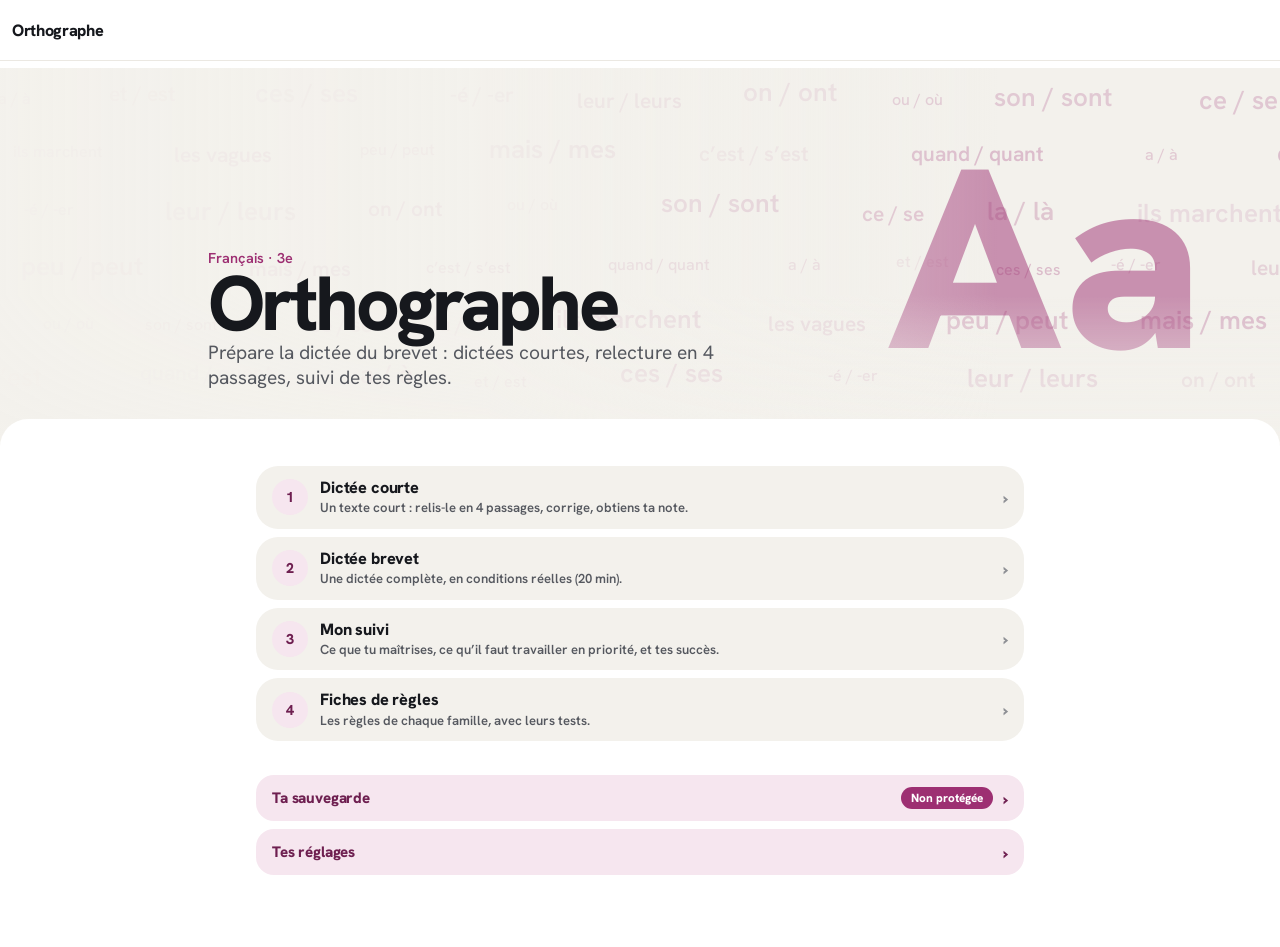
<file: index.html>
<!DOCTYPE html>
<html lang="fr" data-matiere="francais">
<head>
<meta charset="UTF-8">
<meta name="viewport" content="width=device-width, initial-scale=1.0">
<meta name="theme-color" content="#9d2f72">
<!-- application sur l'écran d'accueil (manifeste ajouté par modules/sauvegarde.js sur le site) -->
<meta name="mobile-web-app-capable" content="yes">
<meta name="apple-mobile-web-app-capable" content="yes">
<meta name="apple-mobile-web-app-title" content="Orthographe">
<meta name="apple-mobile-web-app-status-bar-style" content="default">
<link rel="apple-touch-icon" href="icones/apple-touch-icon.png">
<link rel="icon" type="image/png" href="icones/favicon-32.png">
<title>Orthographe</title>
<link rel="stylesheet" href="assets/theme.css">
<link rel="stylesheet" href="assets/er.css">
<link rel="stylesheet" href="modules/ort.css">
<link rel="stylesheet" href="assets/sommaire.css">
<script src="assets/hero.js"></script>
<script src="assets/sommaire.js"></script>
<script src="modules/regles.js"></script>
<script src="modules/langue.js"></script>
<script src="modules/sauvegarde.js"></script>
<script src="modules/ort.js"></script>
</head>
<body>
<div id="app-nav"></div>

<div class="er-page">
  <!-- En-tête illustré (image en parallaxe, voir assets/hero.js) -->
  <header class="app-hero" data-dessin="lettres" style="margin-top:-24px">
    <canvas aria-hidden="true"></canvas>
    <div class="app-hero-in">
      <p class="app-hero-kicker">Français · 3e</p>
      <h1>Orthographe</h1>
      <p class="app-hero-lead">Prépare la dictée du brevet : dictées courtes, relecture en 4 passages, suivi de tes règles.</p>
    </div>
    <div class="app-hero-edge"></div>
  </header>

  <!-- Reprendre, une ligne dépliable par module, puis tes réglages (voir ORT.accueil dans modules/ort.js) -->
  <main class="som-accueil" id="accueil"></main>
</div>

<script>
// bandeau avec le nom de l'application, puis l'accueil
ORT.menu('accueil');
ORT.accueil(document.getElementById('accueil'));
</script>
</body>
</html>
</file>
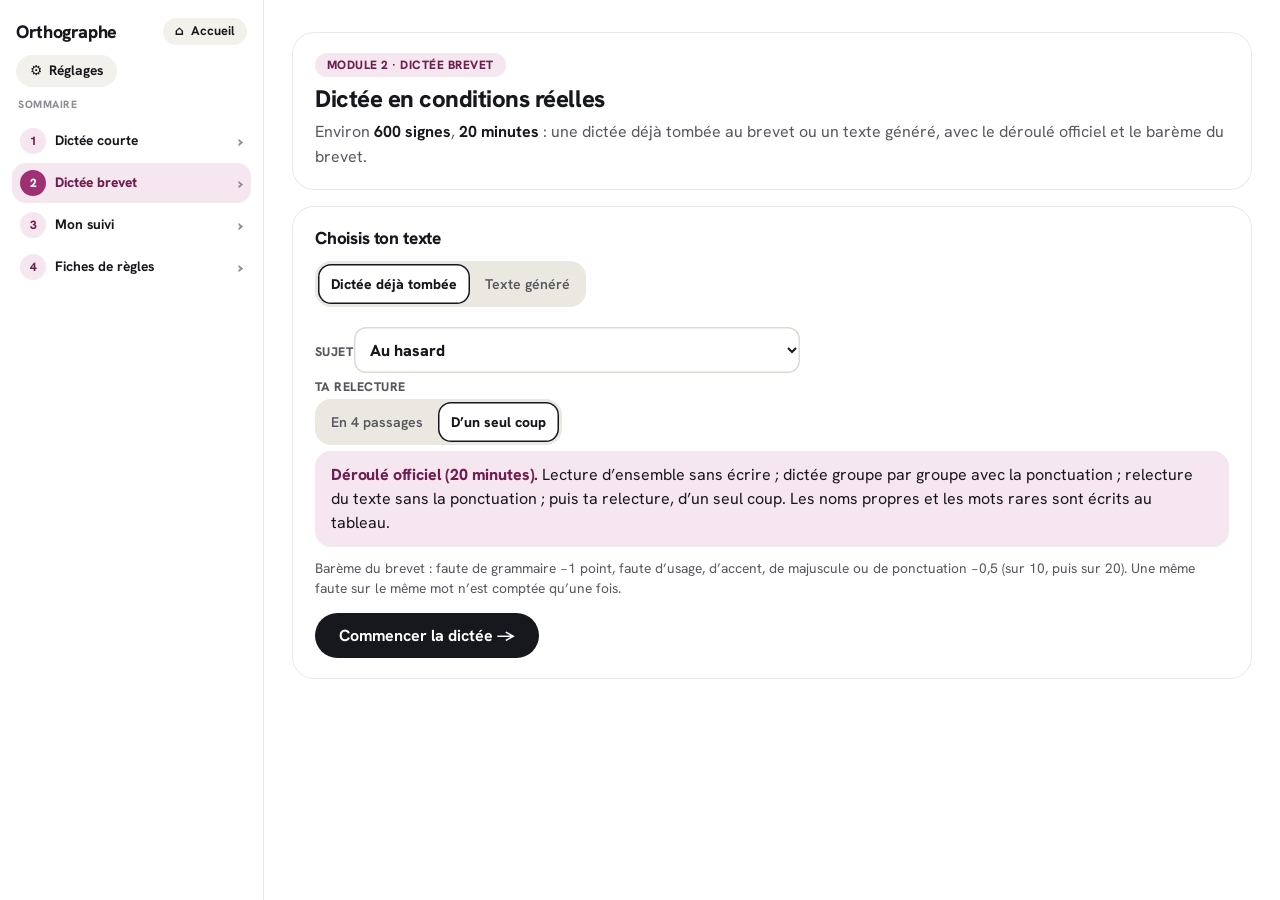
<file: modules/dictee_brevet.html>
<!DOCTYPE html>
<html lang="fr" data-matiere="francais">
<head>
<meta charset="UTF-8">
<meta name="viewport" content="width=device-width, initial-scale=1.0">
<meta name="theme-color" content="#9d2f72">
<!-- application sur l'écran d'accueil (manifeste ajouté par modules/sauvegarde.js sur le site) -->
<meta name="mobile-web-app-capable" content="yes">
<meta name="apple-mobile-web-app-capable" content="yes">
<meta name="apple-mobile-web-app-title" content="Orthographe">
<meta name="apple-mobile-web-app-status-bar-style" content="default">
<link rel="apple-touch-icon" href="../icones/apple-touch-icon.png">
<link rel="icon" type="image/png" href="../icones/favicon-32.png">
<title>Module 2 : dictée brevet — Orthographe</title>
<link rel="stylesheet" href="../assets/theme.css">
<link rel="stylesheet" href="../assets/er.css">
<link rel="stylesheet" href="ort.css">
<link rel="stylesheet" href="../assets/succes.css">
<link rel="stylesheet" href="../assets/sommaire.css">
<script src="../assets/sommaire.js"></script>
<script src="../assets/succes.js"></script>
<script src="regles.js"></script>
<script src="mots.js"></script>
<script src="langue.js"></script>
<script src="banque.js"></script>
<script src="textes-brevet.js"></script>
<script src="sauvegarde.js"></script>
<script src="ort.js"></script>
<script src="dictee.js"></script>
<script src="mes-succes.js"></script>
</head>
<body>
<div id="app-nav"></div>
<div class="er-page">
  <div class="er-card" id="entete">
    <span class="er-badge">MODULE 2 · DICTÉE BREVET</span>
    <h2 class="er-titre">Dictée en conditions réelles</h2>
    <p class="er-contexte">Environ <b>600 signes</b>, <b>20 minutes</b> : une dictée déjà tombée au brevet ou un texte généré, avec le déroulé officiel et le barème du brevet.</p>
  </div>
  <main id="zone"></main>
</div>

<script>
// sommaire, puis la dictée brevet
ORT.menu('dictee_brevet');
ORT.dictee.brevet(document.getElementById('zone'));
</script>
</body>
</html>
</file>
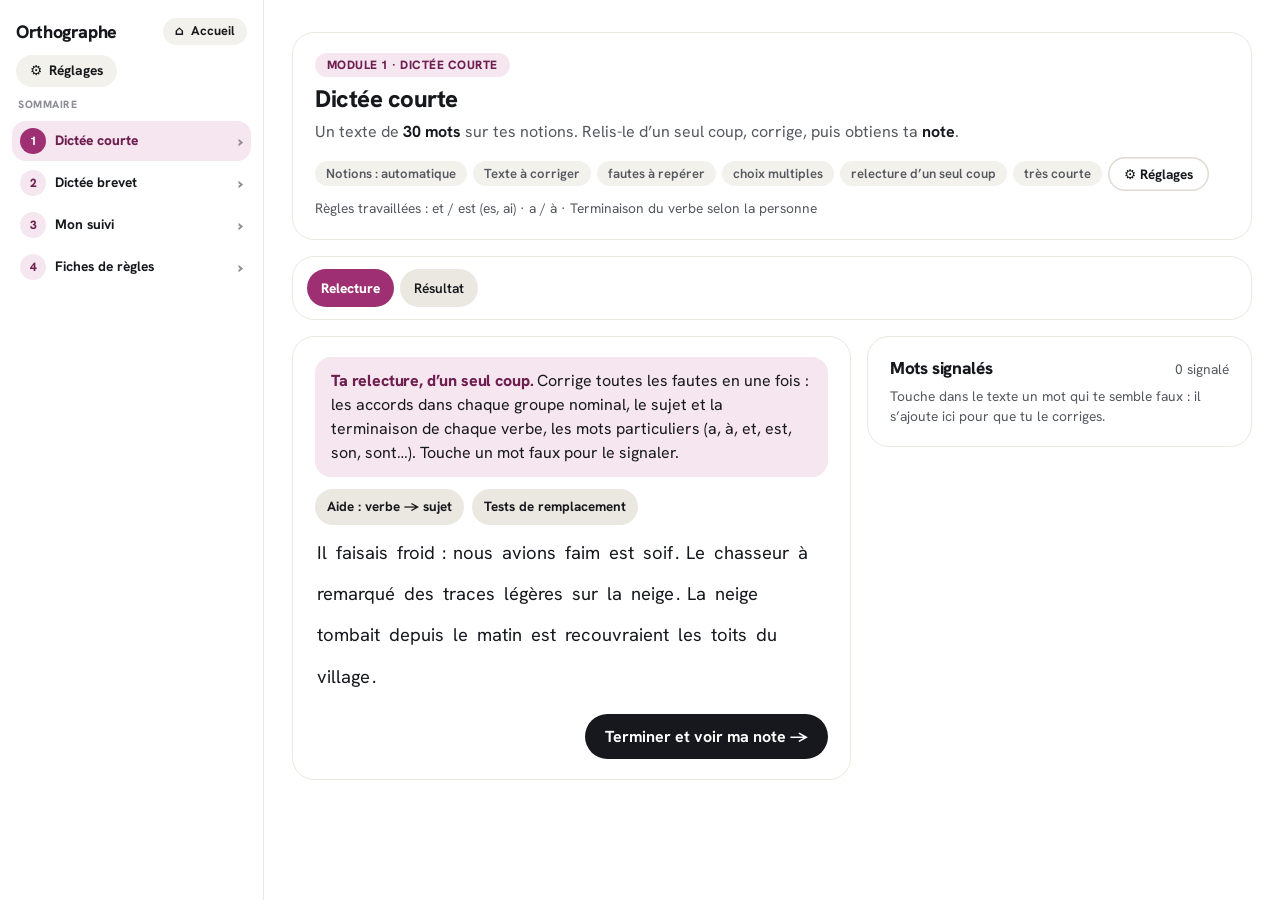
<file: modules/dictee_courte.html>
<!DOCTYPE html>
<html lang="fr" data-matiere="francais">
<head>
<meta charset="UTF-8">
<meta name="viewport" content="width=device-width, initial-scale=1.0">
<meta name="theme-color" content="#9d2f72">
<!-- application sur l'écran d'accueil (manifeste ajouté par modules/sauvegarde.js sur le site) -->
<meta name="mobile-web-app-capable" content="yes">
<meta name="apple-mobile-web-app-capable" content="yes">
<meta name="apple-mobile-web-app-title" content="Orthographe">
<meta name="apple-mobile-web-app-status-bar-style" content="default">
<link rel="apple-touch-icon" href="../icones/apple-touch-icon.png">
<link rel="icon" type="image/png" href="../icones/favicon-32.png">
<title>Module 1 : dictée courte — Orthographe</title>
<link rel="stylesheet" href="../assets/theme.css">
<link rel="stylesheet" href="../assets/er.css">
<link rel="stylesheet" href="ort.css">
<link rel="stylesheet" href="../assets/succes.css">
<link rel="stylesheet" href="../assets/sommaire.css">
<script src="../assets/sommaire.js"></script>
<script src="../assets/succes.js"></script>
<script src="regles.js"></script>
<script src="mots.js"></script>
<script src="langue.js"></script>
<script src="banque.js"></script>
<script src="textes-brevet.js"></script>
<script src="sauvegarde.js"></script>
<script src="ort.js"></script>
<script src="dictee.js"></script>
<script src="mes-succes.js"></script>
</head>
<body>
<div id="app-nav"></div>
<div class="er-page">
  <div class="er-card" id="entete">
    <span class="er-badge">MODULE 1 · DICTÉE COURTE</span>
    <h2 class="er-titre">Dictée courte</h2>
    <p class="er-contexte">Un texte court sur tes notions : relis-le en <b>4 passages</b>, corrige, puis obtiens ta <b>note</b>.</p>
  </div>
  <main id="zone"></main>
</div>

<script>
// sommaire, puis la dictée courte (réglages : bouton ⚙)
ORT.menu('dictee_courte');
ORT.dictee.courte(document.getElementById('zone'));
</script>
</body>
</html>
</file>
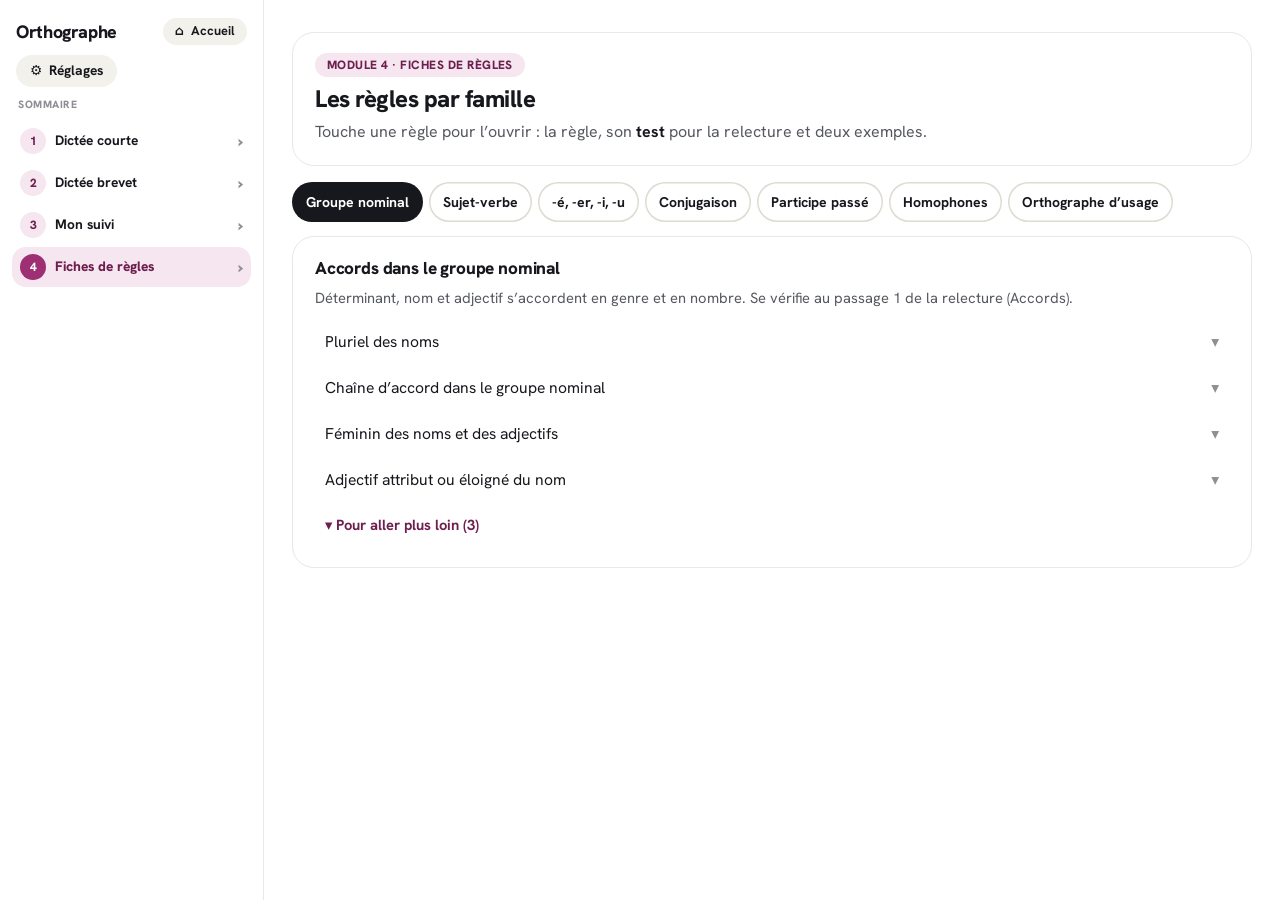
<file: modules/fiches.html>
<!DOCTYPE html>
<html lang="fr" data-matiere="francais">
<head>
<meta charset="UTF-8">
<meta name="viewport" content="width=device-width, initial-scale=1.0">
<meta name="theme-color" content="#9d2f72">
<!-- application sur l'écran d'accueil (manifeste ajouté par modules/sauvegarde.js sur le site) -->
<meta name="mobile-web-app-capable" content="yes">
<meta name="apple-mobile-web-app-capable" content="yes">
<meta name="apple-mobile-web-app-title" content="Orthographe">
<meta name="apple-mobile-web-app-status-bar-style" content="default">
<link rel="apple-touch-icon" href="../icones/apple-touch-icon.png">
<link rel="icon" type="image/png" href="../icones/favicon-32.png">
<title>Module 4 : fiches de règles — Orthographe</title>
<link rel="stylesheet" href="../assets/theme.css">
<link rel="stylesheet" href="../assets/er.css">
<link rel="stylesheet" href="ort.css">
<link rel="stylesheet" href="../assets/sommaire.css">
<script src="../assets/sommaire.js"></script>
<script src="regles.js"></script>
<script src="mots.js"></script>
<script src="langue.js"></script>
<script src="sauvegarde.js"></script>
<script src="ort.js"></script>
</head>
<body>
<div id="app-nav"></div>
<div class="er-page">
  <div class="er-card" id="entete">
    <span class="er-badge">MODULE 4 · FICHES DE RÈGLES</span>
    <h2 class="er-titre">Les règles par famille</h2>
    <p class="er-contexte">Touche une règle pour l’ouvrir : la règle, son <b>test</b> pour la relecture et deux exemples.</p>
  </div>
  <main id="zone"></main>
</div>

<script>
// sommaire, puis les fiches (adresse fiches.html#HO ou #HO9 : famille ou règle ouverte)
ORT.menu('fiches');
ORT.pageFiches(document.getElementById('zone'));
</script>
</body>
</html>
</file>
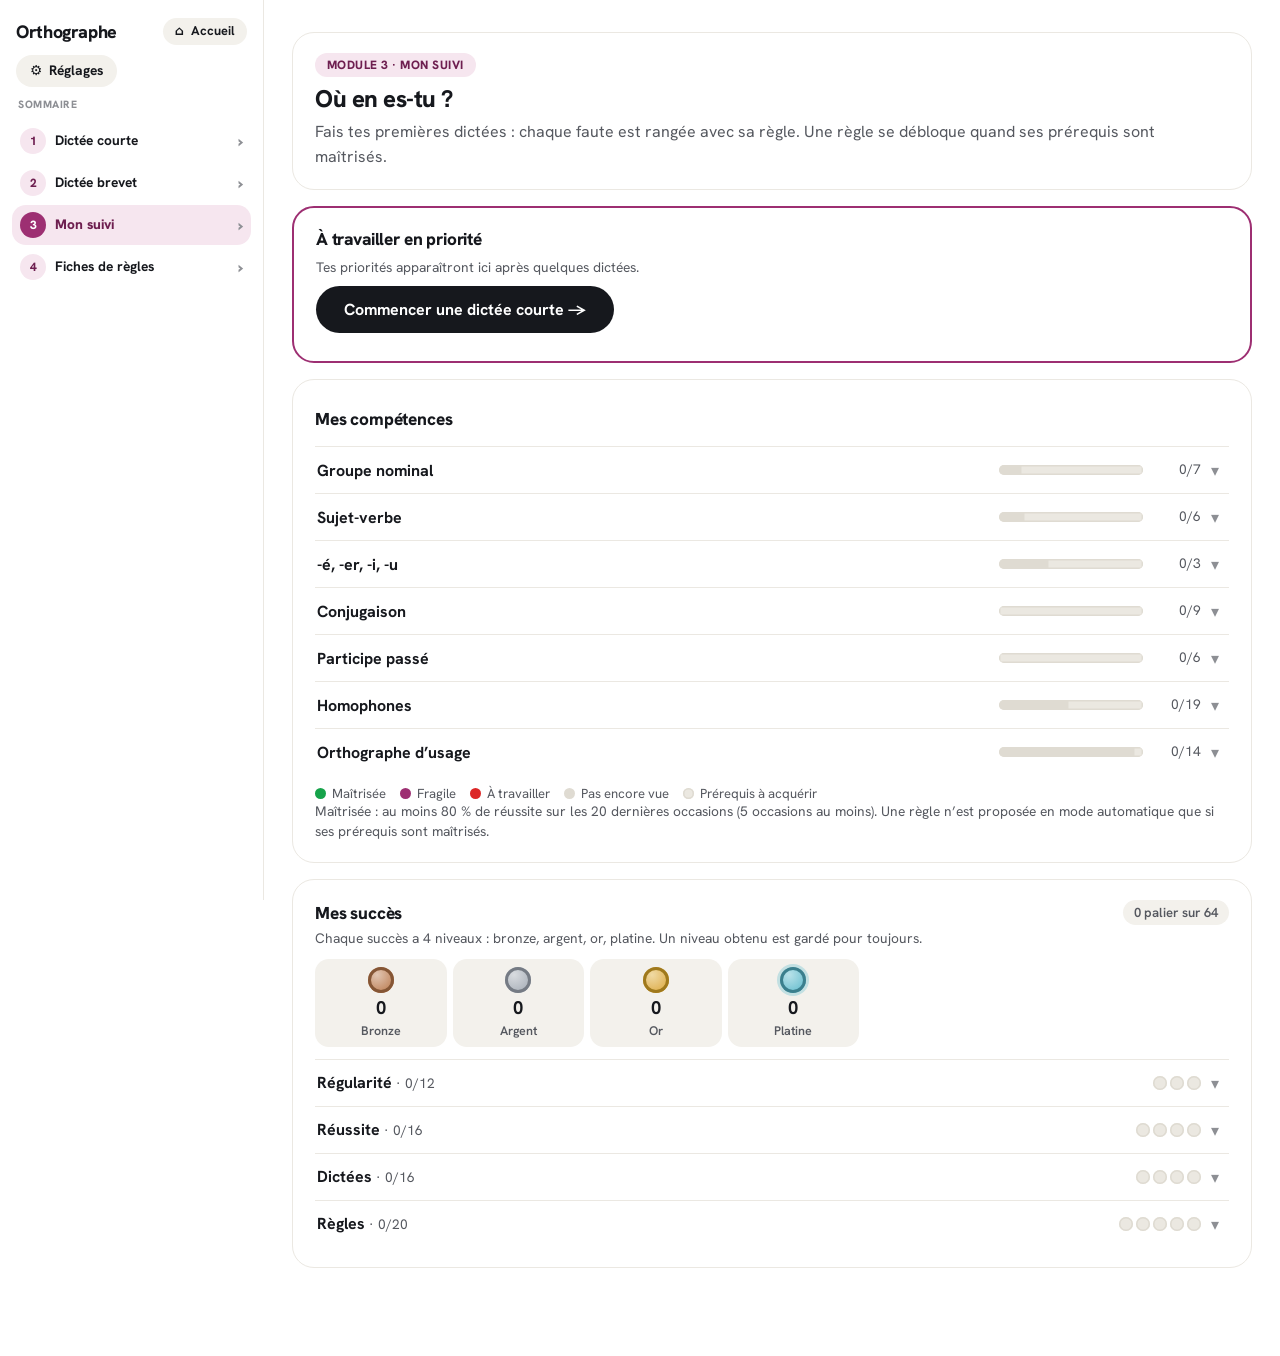
<file: modules/suivi.html>
<!DOCTYPE html>
<html lang="fr" data-matiere="francais">
<head>
<meta charset="UTF-8">
<meta name="viewport" content="width=device-width, initial-scale=1.0">
<meta name="theme-color" content="#9d2f72">
<!-- application sur l'écran d'accueil (manifeste ajouté par modules/sauvegarde.js sur le site) -->
<meta name="mobile-web-app-capable" content="yes">
<meta name="apple-mobile-web-app-capable" content="yes">
<meta name="apple-mobile-web-app-title" content="Orthographe">
<meta name="apple-mobile-web-app-status-bar-style" content="default">
<link rel="apple-touch-icon" href="../icones/apple-touch-icon.png">
<link rel="icon" type="image/png" href="../icones/favicon-32.png">
<title>Module 3 : mon suivi — Orthographe</title>
<link rel="stylesheet" href="../assets/theme.css">
<link rel="stylesheet" href="../assets/er.css">
<link rel="stylesheet" href="ort.css">
<link rel="stylesheet" href="../assets/succes.css">
<link rel="stylesheet" href="../assets/sommaire.css">
<script src="../assets/sommaire.js"></script>
<script src="../assets/succes.js"></script>
<script src="regles.js"></script>
<script src="mots.js"></script>
<script src="langue.js"></script>
<script src="textes-brevet.js"></script>
<script src="sauvegarde.js"></script>
<script src="ort.js"></script>
<script src="mes-succes.js"></script>
</head>
<body>
<div id="app-nav"></div>
<div class="er-page">
  <div class="er-card" id="entete">
    <span class="er-badge">MODULE 3 · MON SUIVI</span>
    <h2 class="er-titre">Où en es-tu ?</h2>
    <p class="er-contexte">Chaque faute est rangée avec sa règle : tu vois ce que tu <b>maîtrises</b> et ce qu’il faut <b>travailler en priorité</b>.</p>
  </div>
  <main id="zone"></main>
</div>

<script>
// sommaire, puis le suivi groupé par famille
ORT.menu('suivi');
ORT.pageSuivi(document.getElementById('zone'));
</script>
</body>
</html>
</file>
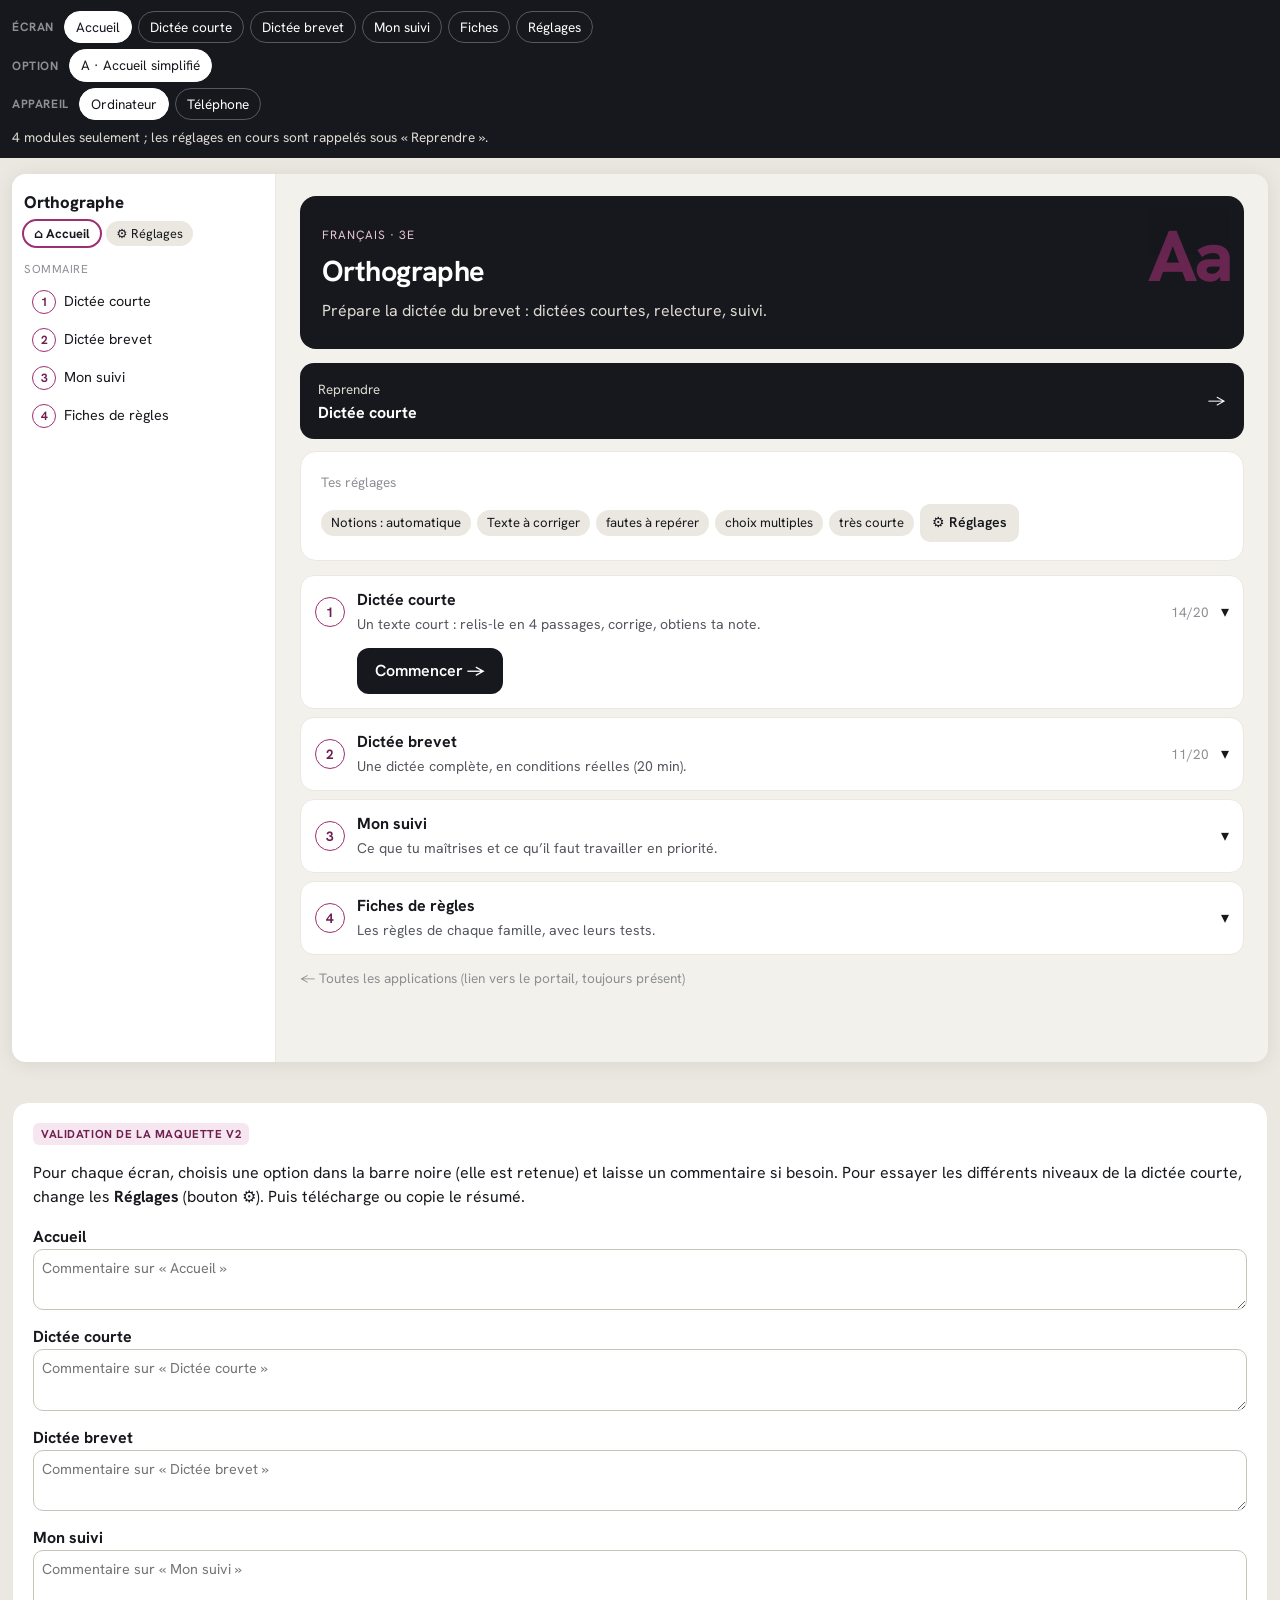
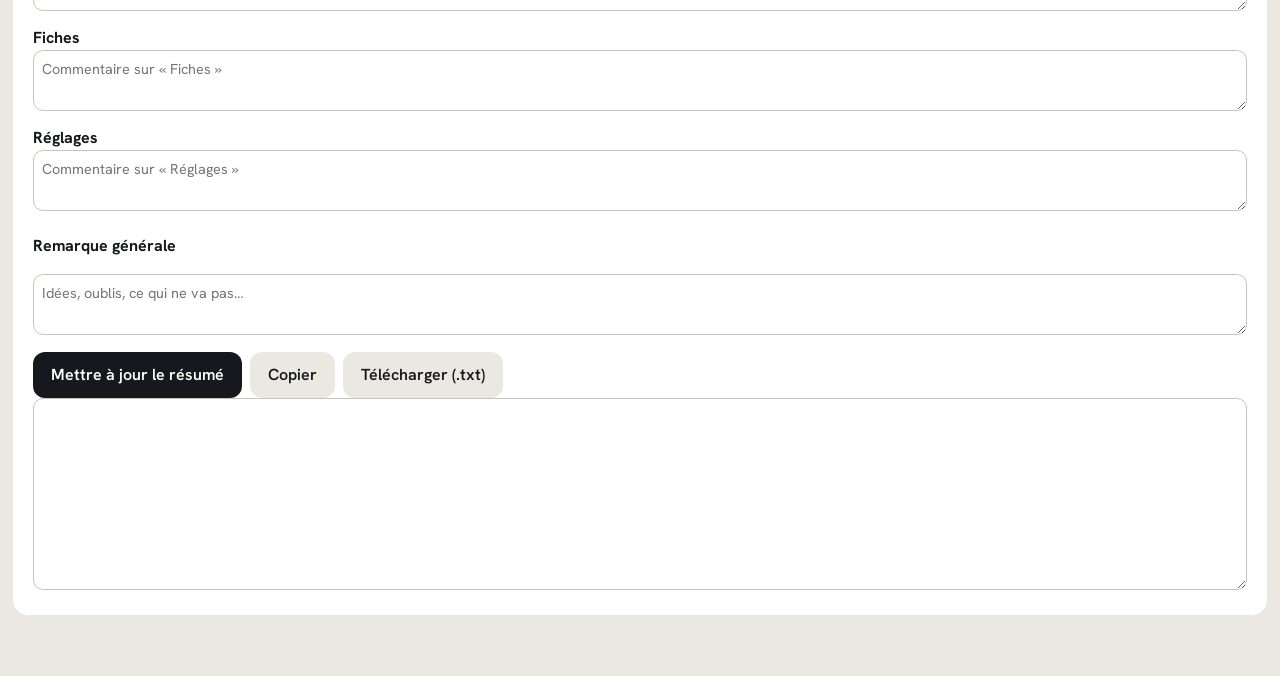
<file: docs/maquettes/orthographe-v2.html>
<!DOCTYPE html>
<html lang="fr" data-matiere="francais">
<head>
<meta charset="utf-8">
<meta name="viewport" content="width=device-width, initial-scale=1">
<title>Maquette v2 : Orthographe (3e)</title>
<link rel="stylesheet" href="../../assets/theme.css">
<style>
/* =====================================================================
   Maquette v2 de l'application Orthographe (3e, dictée du brevet)
   ---------------------------------------------------------------------
   Simplifications demandées après la v1 :
     - un seul menu « Réglages » pour toutes les options ;
     - suivi des compétences regroupé, dépliable ;
     - un seul module « Dictée courte » : dictée, relecture en
       4 passages et résultat dans la même page.
   Choix validés en v1 : couleur prune, notions par famille,
   texte + liste des fautes.
   Couleurs : variables de assets/theme.css ; seule exception, la teinte
   prune du nouveau domaine « Français » (à déclarer dans theme.css).
   ===================================================================== */
html:root[data-matiere="francais"] { --accent: #9d2f72; --accent-ink: #6e1f50; --cle-bg: #f6e6ef; --cle-line: #e7c3d7; }
html { scroll-padding-top: 150px; }
* { box-sizing: border-box; }
body { margin: 0; background: var(--paper-2); color: var(--ink); font-family: var(--font-sans); line-height: 1.5; }
button { font: inherit; color: inherit; touch-action: manipulation; -webkit-tap-highlight-color: transparent; }

/* ---------------- barre de la maquette (hors application) */
.mq { position: sticky; top: 0; z-index: 50; background: var(--ink); color: var(--sheet); padding: 8px 12px; }
.mq-l { display: flex; gap: 6px; align-items: center; overflow-x: auto; padding: 3px 0; scrollbar-width: thin; }
.mq-l b { font-size: .75rem; text-transform: uppercase; letter-spacing: .05em; color: var(--ink-3); flex: none; margin-right: 4px; }
.mq-p { flex: none; border: 1px solid var(--ink-2); background: transparent; color: var(--sheet); border-radius: 99px; padding: 5px 11px; font-size: .85rem; cursor: pointer; }
.mq-p.on { background: var(--sheet); color: var(--ink); border-color: var(--sheet); }
.mq-desc { font-size: .85rem; color: var(--paper-3); margin: 4px 0 2px; }

/* ---------------- cadre : application simulée */
.scene { padding: 16px 12px 40px; display: flex; justify-content: center; }
.scene.reel { padding: 0; }
.cadre { background: var(--paper); width: 100%; max-width: 1280px; min-height: 80vh; border-radius: 14px; box-shadow: 0 2px 20px rgba(0,0,0,.08); position: relative; overflow: hidden; display: flex; }
.cadre.tel { max-width: 390px; display: block; border-radius: 28px; border: 8px solid var(--ink); min-height: 780px; }
.cadre.reel { border: 0; border-radius: 0; max-width: none; min-height: 0; box-shadow: none; }
.som { width: 264px; flex: none; background: var(--sheet); border-right: 1px solid var(--line); padding: 16px 12px; font-size: .9rem; }
.cadre.tel .som { display: none; }
.som-app { font-weight: 800; font-size: 1.05rem; }
.som-pil { display: flex; gap: 6px; margin: 6px 0 14px; }
.som-pil span { padding: 3px 10px; border-radius: 99px; background: var(--paper-2); font-size: .8rem; cursor: pointer; }
.som-pil span.on { outline: 2px solid var(--accent); background: var(--sheet); font-weight: 700; }
.som-lab { font-size: .72rem; text-transform: uppercase; color: var(--ink-3); letter-spacing: .05em; margin-bottom: 6px; }
.som-m { display: flex; align-items: center; gap: 8px; padding: 7px 8px; border-radius: 10px; cursor: pointer; }
.som-m.on { background: var(--cle-bg); outline: 2px solid var(--accent); font-weight: 700; }
.som-n { width: 24px; height: 24px; border-radius: 50%; border: 1.5px solid var(--accent); color: var(--accent-ink); display: grid; place-items: center; font-size: .75rem; font-weight: 700; flex: none; }
.som-m.on .som-n { background: var(--accent); color: var(--sheet); }
.bandeau { display: none; }
.cadre.tel .bandeau { display: flex; align-items: center; gap: 8px; height: 54px; padding: 0 8px; background: var(--sheet); border-bottom: 1px solid var(--line); }
.bandeau .pil { flex: 1; display: flex; align-items: center; gap: 8px; background: var(--cle-bg); border-radius: 99px; padding: 5px 12px 5px 6px; min-width: 0; }
.bandeau .pil small { display: block; color: var(--accent-ink); font-size: .7rem; line-height: 1.1; }
.bandeau .pil b { display: block; font-size: .88rem; line-height: 1.2; white-space: nowrap; overflow: hidden; text-overflow: ellipsis; }
.bandeau .eng { width: 42px; height: 42px; border-radius: 50%; border: 0; background: var(--paper-2); font-size: 1.15rem; cursor: pointer; flex: none; }
.corps { flex: 1; min-width: 0; padding: 22px 24px 60px; overflow-x: hidden; }
.cadre.tel .corps { padding: 14px 12px 50px; }
.page { max-width: 60rem; margin: 0 auto; }

/* ---------------- éléments de l'application (charte) */
.carte { background: var(--sheet); border: 1px solid var(--line); border-radius: 16px; padding: 18px 20px; margin: 0 0 14px; }
.cadre.tel .carte { padding: 14px; }
.badge { display: inline-block; font-size: .72rem; text-transform: uppercase; letter-spacing: .05em; font-weight: 700; background: var(--cle-bg); color: var(--accent-ink); border-radius: 6px; padding: 2px 8px; }
h2.titre { margin: 8px 0 4px; font-size: 1.45rem; }
h3 { margin: 0 0 8px; font-size: 1.05rem; }
.ctx { color: var(--ink-2); margin: 0; }
.btn { border: 0; border-radius: 12px; padding: 11px 18px; background: var(--ink); color: var(--sheet); font-weight: 600; cursor: pointer; min-height: 46px; }
.btn.sec { background: var(--paper-2); color: var(--ink); }
.btn.acc { background: var(--accent); color: var(--sheet); }
.btn.pt { padding: 6px 12px; min-height: 38px; font-size: .88rem; border-radius: 10px; }
.btn:disabled { opacity: .45; cursor: default; }
.rangee { display: flex; flex-wrap: wrap; gap: 8px; align-items: center; }
.cle { background: var(--cle-bg); border-left: 4px solid var(--accent); border-radius: 10px; padding: 10px 14px; margin: 0 0 10px; }
.ok { background: var(--success-bg); color: var(--success-text); border-radius: 10px; padding: 10px 14px; margin: 10px 0; }
.ko { background: var(--danger-bg); color: var(--danger-text); border-radius: 10px; padding: 10px 14px; margin: 10px 0; }
.neutre { background: var(--paper); border-radius: 10px; padding: 10px 14px; margin: 10px 0; color: var(--ink-2); }
.petit { font-size: .85rem; color: var(--ink-3); }
.seg { display: inline-flex; background: var(--paper-2); border-radius: 12px; padding: 3px; gap: 2px; flex-wrap: wrap; }
.seg button { border: 0; background: transparent; border-radius: 9px; padding: 7px 12px; cursor: pointer; font-size: .88rem; min-height: 38px; }
.seg button.on { background: var(--sheet); box-shadow: 0 1px 3px rgba(0,0,0,.12); font-weight: 700; }
.seg.off { opacity: .45; pointer-events: none; }
.resume-r { display: flex; flex-wrap: wrap; gap: 6px; align-items: center; margin-top: 10px; }
.tag { background: var(--paper-2); border-radius: 99px; padding: 3px 10px; font-size: .82rem; }

/* ---------------- accueil */
.hero { background: var(--ink); color: var(--sheet); border-radius: 16px; padding: 26px 22px; margin-bottom: 14px; position: relative; overflow: hidden; }
.hero small { color: var(--cle-line); text-transform: uppercase; letter-spacing: .08em; font-size: .75rem; }
.hero h1 { margin: 4px 0 6px; font-size: 1.8rem; }
.hero p { margin: 0; color: var(--paper-3); }
.hero .lettres { position: absolute; right: 14px; top: 6px; font-size: 4.5rem; font-weight: 800; color: var(--accent); opacity: .6; letter-spacing: -.04em; }
.reprendre { background: var(--ink); color: var(--sheet); border-radius: 14px; padding: 14px 18px; display: flex; justify-content: space-between; align-items: center; margin-bottom: 12px; cursor: pointer; }
.mod { background: var(--sheet); border: 1px solid var(--line); border-radius: 14px; margin-bottom: 8px; }
.mod-t { display: flex; align-items: center; gap: 12px; padding: 12px 14px; cursor: pointer; }
.mod-t .som-n { width: 30px; height: 30px; font-size: .85rem; }
.mod-t div { flex: 1; min-width: 0; }
.mod-t b { display: block; }
.mod-t span.d { color: var(--ink-2); font-size: .88rem; }
.cadre.tel .mod-t span.d { display: none; }
.mod-c { padding: 0 14px 14px 56px; display: none; }
.cadre.tel .mod-c { padding-left: 14px; }
.mod.ouvert .mod-c { display: block; }

/* ---------------- étapes de la dictée */
.etapes { display: flex; flex-wrap: wrap; gap: 6px; align-items: center; }
.et { border: 0; border-radius: 99px; padding: 7px 13px; background: var(--paper-2); font-size: .85rem; cursor: pointer; min-height: 36px; }
.et.on { background: var(--accent); color: var(--sheet); font-weight: 700; }
.et.fait { background: var(--cle-bg); color: var(--accent-ink); }
.et-gr { display: inline-flex; align-items: center; gap: 4px; background: var(--paper-2); border-radius: 99px; padding: 3px 4px 3px 12px; font-size: .85rem; }
.et-gr.on { background: var(--cle-bg); color: var(--accent-ink); font-weight: 700; }
.et-n { width: 30px; height: 30px; border-radius: 50%; border: 0; background: var(--sheet); cursor: pointer; font-size: .82rem; font-weight: 700; }
.et-n.on { background: var(--accent); color: var(--sheet); }
.et-n.fait { background: var(--cle-line); }
.zone { scroll-margin-top: 150px; }

/* ---------------- texte de dictée et liste des fautes */
.deux { display: grid; grid-template-columns: 1.45fr 1fr; gap: 14px; align-items: start; }
.cadre.tel .deux { grid-template-columns: 1fr; }
.dictee { font-size: 1.15rem; line-height: 2.2; }
.cadre.tel .dictee { font-size: 1.05rem; }
.mot { border-radius: 5px; padding: 1px 2px; }
.cliquable .mot { cursor: pointer; }
.cliquable .mot:hover { background: var(--paper-2); }
.mot.signale { background: var(--cle-bg); border-bottom: 2px dashed var(--accent); }
.mot.choisi { background: var(--cle-bg); border-bottom: 2px solid var(--accent); font-weight: 600; }
.mot.juste { background: var(--success-bg); color: var(--success-text); font-weight: 600; }
.mot.fausse { text-decoration: underline wavy var(--ink-3); }
.mot.focus { outline: 2px solid var(--accent); }
.mot.verbe { background: var(--cle-bg); outline: 2px solid var(--accent); }
.mot.sujet { background: var(--paper-2); outline: 2px dashed var(--accent); }
.mot.rate { background: var(--danger-bg); color: var(--danger-text); }
.fin { display: inline-flex; align-items: baseline; }
.fin input { width: 4.4em; font: inherit; font-size: 16px; border: 0; border-bottom: 2px solid var(--accent); background: var(--cle-bg); padding: 0 3px; border-radius: 4px 4px 0 0; color: var(--ink); }
.liste-t { display: flex; justify-content: space-between; align-items: baseline; gap: 8px; }
.item { border-top: 1px dashed var(--paper-3); padding: 10px 0; scroll-margin-top: 150px; }
.item-t { display: flex; align-items: center; gap: 8px; flex-wrap: wrap; }
.item-t b { font-size: 1.05rem; }
.choix { display: flex; flex-wrap: wrap; gap: 6px; margin: 8px 0 0; }
.choix button { min-height: 46px; min-width: 5.5rem; border: 1px solid var(--line-strong); background: var(--sheet); border-radius: 12px; padding: 8px 12px; cursor: pointer; font-size: 1rem; }
.choix button.choisi { background: var(--cle-bg); border: 2px solid var(--accent); color: var(--accent-ink); font-weight: 700; }
.choix button.bon { background: var(--success-bg); border-color: var(--success); color: var(--success-text); font-weight: 700; }
.choix button.mauvais { background: var(--danger-bg); border-color: var(--danger); color: var(--danger-text); }
input.champ { font: inherit; font-size: 16px; border: 1px solid var(--line-strong); border-radius: 10px; padding: 9px 12px; min-height: 46px; background: var(--sheet); color: var(--ink); width: 11rem; max-width: 100%; }
.icone { border: 0; background: var(--paper-2); border-radius: 9px; min-width: 38px; height: 34px; cursor: pointer; font-size: .85rem; padding: 0 9px; }
.icone.on { background: var(--cle-bg); color: var(--accent-ink); font-weight: 700; }
.regle-pop { background: var(--paper); border-radius: 12px; padding: 10px 12px; margin-top: 8px; font-size: .92rem; }
.regle-pop h4 { margin: 0 0 4px; }
.regle-pop p { margin: 4px 0; }
mark { background: var(--cle-bg); color: var(--accent-ink); font-weight: 700; padding: 0 2px; border-radius: 3px; }
.envers { display: flex; flex-wrap: wrap; gap: 6px; font-size: 1.15rem; }
.envers span { background: var(--paper); border-radius: 8px; padding: 4px 10px; cursor: pointer; }
.envers span.signale { background: var(--cle-bg); outline: 2px dashed var(--accent); }
.envers span.on { outline: 2px solid var(--accent); background: var(--sheet); font-weight: 700; }
table.t { border-collapse: collapse; width: 100%; font-size: .9rem; }
table.t td, table.t th { text-align: left; padding: 6px 8px; border-bottom: 1px solid var(--line); vertical-align: top; }
.nav-bas { display: flex; flex-wrap: wrap; gap: 8px; justify-content: space-between; margin-top: 14px; }

/* ---------------- audio */
.lecteur { display: flex; flex-wrap: wrap; gap: 8px; align-items: center; }
.rond { width: 56px; height: 56px; border-radius: 50%; border: 0; background: var(--accent); color: var(--sheet); font-size: 1.35rem; cursor: pointer; }
.rond.sec { background: var(--paper-2); color: var(--ink); width: 48px; height: 48px; font-size: 1.05rem; }
.groupes { display: flex; gap: 3px; margin: 10px 0; }
.groupes i { flex: 1; height: 8px; border-radius: 99px; background: var(--paper-3); cursor: pointer; }
.groupes i.fait { background: var(--cle-line); }
.groupes i.on { background: var(--accent); }
textarea.copie { width: 100%; min-height: 9rem; font: inherit; font-size: 1.1rem; line-height: 2; border: 1px solid var(--line-strong); border-radius: 12px; padding: 10px 14px; background: repeating-linear-gradient(var(--sheet), var(--sheet) 2.15rem, var(--paper-2) 2.2rem); color: var(--ink); }
.tableau { background: var(--ink); color: var(--sheet); border-radius: 12px; padding: 10px 16px; }
.chrono { font-size: 2rem; font-weight: 800; font-variant-numeric: tabular-nums; }

/* ---------------- résultat */
.note { display: flex; gap: 18px; align-items: center; flex-wrap: wrap; }
.note .n { font-size: 3.2rem; font-weight: 800; line-height: 1; }
.note .n small { font-size: 1.3rem; color: var(--ink-3); }
.fam-r { display: flex; flex-wrap: wrap; gap: 6px; }
.fam-r span { border-radius: 99px; padding: 4px 10px; font-size: .85rem; font-weight: 600; }
.fam-r .tout { background: var(--success-bg); color: var(--success-text); }
.fam-r .part { background: var(--cle-bg); color: var(--accent-ink); }
.fam-r .rien { background: var(--danger-bg); color: var(--danger-text); }
.err { border-top: 1px dashed var(--paper-3); padding: 9px 0; }
.err s { color: var(--danger-text); }
.err .att { color: var(--success-text); font-weight: 700; }

/* ---------------- suivi regroupé */
.grp { border-top: 1px solid var(--line); }
.grp:first-of-type { border-top: 0; }
.grp-t { display: grid; grid-template-columns: 1fr 9rem 3.2rem 1rem; gap: 10px; align-items: center; padding: 11px 2px; cursor: pointer; }
.cadre.tel .grp-t { grid-template-columns: 1fr 5.5rem 2.8rem 1rem; }
.grp-t b { font-weight: 600; }
.pile { display: flex; height: 10px; border-radius: 99px; overflow: hidden; background: var(--paper-2); }
.pile i { display: block; height: 100%; }
.s-m { background: var(--success); } .s-f { background: var(--accent); } .s-t { background: var(--danger); } .s-n { background: var(--paper-3); } .s-v { background: var(--paper-2); }
.grp-c { display: none; padding: 0 2px 10px; }
.grp.ouvert .grp-c { display: block; }
.grp.ouvert .chev { transform: rotate(180deg); }
.ligne-r { display: flex; align-items: center; gap: 10px; padding: 6px 0; font-size: .92rem; }
.ligne-r .pct { margin-left: auto; color: var(--ink-2); font-variant-numeric: tabular-nums; white-space: nowrap; }
.pt-s { width: 11px; height: 11px; border-radius: 50%; flex: none; }
.ligne-r.v { color: var(--ink-3); }
.legende { display: flex; flex-wrap: wrap; gap: 12px; font-size: .8rem; color: var(--ink-2); margin-top: 8px; }
.legende span { display: inline-flex; gap: 5px; align-items: center; }

/* ---------------- réglages (panneau ou page) */
.voile { position: absolute; inset: 0; background: rgba(22,24,29,.35); z-index: 20; }
.tiroir { position: absolute; top: 0; right: 0; bottom: 0; width: 400px; max-width: 100%; background: var(--sheet); z-index: 21; overflow-y: auto; box-shadow: -4px 0 20px rgba(0,0,0,.12); }
.cadre.tel .tiroir { top: auto; left: 0; width: auto; max-height: 88%; border-radius: 20px 20px 0 0; }
.tiroir-t { position: sticky; top: 0; background: var(--sheet); display: flex; justify-content: space-between; align-items: center; padding: 14px 18px; border-bottom: 1px solid var(--line); z-index: 1; }
.tiroir-c { padding: 6px 18px 18px; }
.sect { padding: 14px 0; border-bottom: 1px solid var(--line); }
.sect:last-child { border-bottom: 0; }
.sect h4 { margin: 0 0 8px; font-size: .78rem; text-transform: uppercase; letter-spacing: .05em; color: var(--ink-3); }
.lig { display: flex; flex-wrap: wrap; gap: 6px 12px; align-items: center; margin: 6px 0; }
.lig > span { font-size: .9rem; color: var(--ink-2); min-width: 7.5rem; }
.fam { border: 1px solid var(--line); border-radius: 12px; margin: 6px 0; }
.fam-t { display: flex; align-items: center; gap: 10px; padding: 9px 12px; cursor: pointer; }
.fam-t b { flex: 1; font-weight: 600; font-size: .95rem; }
.fam-c { padding: 0 12px 8px 40px; display: none; }
.fam.ouvert .fam-c { display: block; }
label.cb { display: flex; gap: 10px; align-items: flex-start; padding: 5px 0; cursor: pointer; font-size: .92rem; }
input[type=checkbox] { width: 20px; height: 20px; flex: none; accent-color: var(--accent); margin: 1px 0 0; }
.niv-pt { font-size: .7rem; border-radius: 5px; padding: 1px 6px; background: var(--paper-2); color: var(--ink-2); margin-left: 4px; white-space: nowrap; }

/* ---------------- fiche */
.chips { display: flex; flex-wrap: wrap; gap: 6px; margin-bottom: 12px; }
.chips button { border: 1px solid var(--line-strong); background: var(--sheet); border-radius: 99px; padding: 6px 12px; cursor: pointer; font-size: .88rem; }
.chips button.on { background: var(--accent); color: var(--sheet); border-color: var(--accent); }
.fiche h3 { color: var(--accent-ink); margin: 18px 0 4px; }
.fiche p { margin: 4px 0; }

/* ---------------- validation de la maquette */
.valid { max-width: 1280px; margin: 0 auto 60px; padding: 0 12px; }
.valid textarea { width: 100%; font: inherit; font-size: .9rem; border: 1px solid var(--line-strong); border-radius: 10px; padding: 8px; min-height: 3rem; background: var(--sheet); color: var(--ink); }
.valid textarea.res { min-height: 12rem; font-size: .82rem; }
@media (prefers-reduced-motion: reduce) { * { transition: none !important; animation: none !important; } }
</style>
</head>
<body>

<!-- ================= Barre de la maquette ================= -->
<div class="mq">
  <div class="mq-l" id="mq-ecrans"><b>Écran</b></div>
  <div class="mq-l" id="mq-options"><b>Option</b></div>
  <div class="mq-l"><b>Appareil</b>
    <button class="mq-p" data-app="ordi">Ordinateur</button><button class="mq-p" data-app="tel">Téléphone</button>
  </div>
  <div class="mq-desc" id="mq-desc"></div>
</div>

<div class="scene">
  <div class="cadre" id="cadre">
    <nav class="som" id="som"></nav>
    <div class="bandeau" id="bandeau"></div>
    <main class="corps"><div class="page" id="page"></div></main>
    <div id="tiroir"></div>
  </div>
</div>

<!-- ================= Validation de la maquette ================= -->
<div class="valid">
  <div class="carte">
    <span class="badge">Validation de la maquette v2</span>
    <p>Pour chaque écran, choisis une option dans la barre noire (elle est retenue) et laisse un commentaire si besoin. Pour essayer les différents niveaux de la dictée courte, change les <b>Réglages</b> (bouton ⚙). Puis télécharge ou copie le résumé.</p>
    <div id="comm-zone"></div>
    <p><b>Remarque générale</b></p>
    <textarea id="comm-gen" placeholder="Idées, oublis, ce qui ne va pas…"></textarea>
    <div class="rangee" style="margin-top:10px">
      <button class="btn" id="b-res">Mettre à jour le résumé</button>
      <button class="btn sec" id="b-cop">Copier</button>
      <button class="btn sec" id="b-tel">Télécharger (.txt)</button>
    </div>
    <textarea class="res" id="res" readonly aria-label="Résumé"></textarea>
  </div>
</div>

<script src="../orthographe/donnees/regles.js"></script>
<script>
/* =====================================================================
   Moteur de la maquette v2 (IIFE, exposé sur window.MQ2)
   E  : état de la maquette (écran, options, appareil, commentaires)
   S  : réglages de l'élève (le menu Réglages unique)
   DC : état de la dictée courte en cours
   État gardé dans localStorage['ortho-maquette-2'].
   ===================================================================== */
(function () {
  'use strict';
  var D = window.ORTHO_DONNEES, R = {};
  D.regles.forEach(function (r) { R[r.id] = r; });
  var NOMC = { GN: 'Groupe nominal', SV: 'Sujet-verbe', EE: '-é, -er, -i, -u', CJ: 'Conjugaison', PP: 'Participe passé', HO: 'Homophones', LX: 'Orthographe d’usage' };

  /* ---------------------------------------------- écrans et options */
  var ECRANS = [
    { id: 'accueil', nom: 'Accueil', page: 'Accueil', opts: [['A', 'Accueil simplifié', '4 modules seulement ; les réglages en cours sont rappelés sous « Reprendre ».']] },
    { id: 'courte', nom: 'Dictée courte', page: 'Dictée courte', opts: [
      ['A', 'Vérification à la fin', 'Comme au brevet : tu signales et corriges pendant la relecture, tout est vérifié quand tu termines.'],
      ['B', 'Vérification immédiate', 'Chaque correction est vérifiée tout de suite (2 essais, puis la réponse).']] },
    { id: 'brevet', nom: 'Dictée brevet', page: 'Dictée brevet', opts: [['A', 'Même déroulé', 'Mêmes étapes que la dictée courte, avec le déroulé officiel et le chrono de 20 min.']] },
    { id: 'suivi', nom: 'Mon suivi', page: 'Mon suivi', opts: [
      ['A', 'Groupé par famille', '7 lignes, une par famille de règles ; on déplie pour voir chaque règle.'],
      ['B', 'Groupé par niveau', '4 lignes : Socle, Essentiel brevet, Approfondissement, Expert ; on déplie pour le détail.']] },
    { id: 'fiches', nom: 'Fiches', page: 'Fiches de règles', opts: [['A', 'Une fiche par famille', 'Pastilles pour choisir la famille, toutes ses règles dessous.']] },
    { id: 'reglages', nom: 'Réglages', page: 'Réglages', opts: [
      ['A', 'Panneau', 'Le bouton ⚙ ouvre un panneau par-dessus la page en cours, sans la quitter.'],
      ['B', 'Page', 'Le bouton ⚙ mène à une page Réglages.']] }
  ];
  var PLAN = [
    { n: 1, id: 'courte', t: 'Dictée courte', d: 'Un texte court : relis-le en 4 passages, corrige, obtiens ta note.' },
    { n: 2, id: 'brevet', t: 'Dictée brevet', d: 'Une dictée complète, en conditions réelles (20 min).' },
    { n: 3, id: 'suivi', t: 'Mon suivi', d: 'Ce que tu maîtrises et ce qu’il faut travailler en priorité.' },
    { n: 4, id: 'fiches', t: 'Fiches de règles', d: 'Les règles de chaque famille, avec leurs tests.' }
  ];

  /* ---------------------------------------------- états */
  var CLE = 'ortho-maquette-2';
  var E = { ecran: 'accueil', opt: {}, app: 'ordi', comm: {}, gen: '', tiroir: false, retour: 'courte' };
  var S = { auto: true, notions: {}, type: 'texte', rep: 'arep', corr: 'qcm', longueur: 'tc', vitesse: 0.85, lectures: 2 };
  D.regles.forEach(function (r) { if (r.niveau <= 2) S.notions[r.id] = true; });
  try { var sv = JSON.parse(localStorage.getItem(CLE)); if (sv) { Object.assign(E, sv.E || {}); Object.assign(S, sv.S || {}); } } catch (e) { /* stockage indisponible */ }
  E.tiroir = false;
  function garder() { try { localStorage.setItem(CLE, JSON.stringify({ E: E, S: S })); } catch (e) { /* stockage indisponible */ } }
  function opt(id) { return E.opt[id] || 'A'; }

  /* ---------------------------------------------- outils */
  function el(t, c, h) { var e = document.createElement(t); if (c) e.className = c; if (h != null) e.innerHTML = h; return e; }
  function esc(s) { return String(s).replace(/&/g, '&amp;').replace(/</g, '&lt;').replace(/>/g, '&gt;'); }
  function marque(s) { return esc(s).replace(/\[\[(.+?)\]\]/g, '<mark>$1</mark>'); }
  function versVue(n, bloc) { if (n && n.scrollIntoView) n.scrollIntoView({ block: bloc || 'nearest', behavior: 'smooth' }); }
  function nu(w) { return String(w).toLowerCase().replace(/[.,;:!?«»"()]/g, ''); }
  function virg(x) { return String(x).replace('.', ','); }
  function seg(choix, val, fn, off) {
    var s = el('div', 'seg' + (off ? ' off' : ''));
    choix.forEach(function (c) { var b = el('button', String(c[0]) === String(val) ? 'on' : '', c[1]); b.type = 'button'; b.addEventListener('click', function () { fn(c[0]); }); s.appendChild(b); });
    return s;
  }
  function blocRegle(id) {
    var r = R[id], b = el('div', 'regle-pop');
    b.innerHTML = '<h4>' + esc(r.titre) + '</h4><p>' + esc(r.regle) + '</p><p><b>Astuce :</b> ' + esc(r.astuce) + '</p><p>' + r.exemples.slice(0, 2).map(marque).join(' · ') + '</p>';
    return b;
  }

  /* ---------------------------------------------- dictée d'exemple annotée
     {juste|faute|règle|début du mot (fin à écrire)|choix séparés par /} */
  var MODELE = 'Chaque soir, les pêcheurs {rentraient|rentrait|SV2|rentr|rentrait/rentraient/rentrés} au port. ' +
    'Ils rangeaient {leurs|leur|HO9|leur|leur/leurs} filets sur la {jetée|jeté|LX7|jet|jeté/jetée/jetai} {et|est|HO2||et/est/es} regardaient les vagues ' +
    'qui se {brisaient|brisait|SV3|bris|brisait/brisaient/briser} contre les rochers. Ma sœur et moi allions les rejoindre pour les aider à ' +
    '{porter|porté|EE1|port|porté/porter/portait} les paniers.';
  function analyser(m) {
    var T = [], re = /\{([^}]*)\}|([^\s{]+)/g, x, i = 0;
    while ((x = re.exec(m))) {
      if (x[1]) { var p = x[1].split('|'); T.push({ i: i++, j: p[0], f: p[1], r: p[2], deb: p[3], ch: p[4].split('/'), faute: true }); }
      else T.push({ i: i++, j: x[2], f: x[2] });
    }
    return T;
  }
  var DT = analyser(MODELE), FAUTES = DT.filter(function (t) { return t.faute; });
  var REF = DT.map(function (t) { return t.j; }).join(' ');
  var GROUPES = ['Chaque soir,', 'les pêcheurs rentraient au port.', 'Ils rangeaient leurs filets', 'sur la jetée', 'et regardaient les vagues', 'qui se brisaient', 'contre les rochers.', 'Ma sœur et moi', 'allions les rejoindre', 'pour les aider', 'à porter les paniers.'];
  // verbes conjugués du texte et leurs sujets (aide « verbe → sujet »)
  var VS = { rentraient: ['pêcheurs', 'les pêcheurs'], rentrait: ['pêcheurs', 'les pêcheurs'], rangeaient: ['ils', 'Ils'], regardaient: ['ils', 'Ils'],
    brisaient: ['qui|vagues', 'qui, mis pour « les vagues »'], brisait: ['qui|vagues', 'qui, mis pour « les vagues »'], allions: ['sœur|moi', 'ma sœur et moi'] };
  var PASS = {
    p1: ['Accords', 'Pour chaque nom, vérifie de tête que le déterminant et les adjectifs ont le même genre et le même nombre.'],
    p2: ['Conjugaison', 'Pour chaque verbe conjugué, trouve son sujet (« qui est-ce qui ? ») et vérifie la terminaison.'],
    p3: ['Mots particuliers', 'À chaque a, à, et, est, son, sont, ce, se, ces, ses, leur… fais le test de remplacement.'],
    p4: ['À l’envers', 'Lis du dernier mot au premier : sans le sens de la phrase, tu vois l’orthographe de chaque mot.']
  };

  /* ---------------------------------------------- dictée courte : état et étapes */
  var DC;
  function nouvelleDictee() {
    DC = { k: 0, signales: {}, fausses: [], rep: {}, fins: {}, essais: {}, bon: {}, affiche: {}, regle: {}, msg: null, aide: null, tests: false, copie: '', focus: null, envers: null };
  }
  nouvelleDictee();
  function etapes() {
    var p = [['p1'], ['p2'], ['p3'], ['p4']];
    if (S.type === 'audio') return [['ecrire', 'Écoute et écris']].concat(p, [['res', 'Résultat']]);
    if (S.corr === 'fin') return [['ecrire', 'Complète les mots']].concat(p, [['res', 'Résultat']]);
    if (S.rep === 'reperees') return [['corriger', 'Corrige les fautes']].concat([['res', 'Résultat']]);
    return p.concat([['res', 'Résultat']]);
  }
  function etapeId() { return etapes()[DC.k][0]; }
  function resumeReglages() {
    var t = [S.auto ? 'Notions : automatique' : 'Notions : ' + Object.keys(S.notions).filter(function (k) { return S.notions[k]; }).length + ' choisies'];
    if (S.type === 'audio') t.push('Dictée audio', { 0.7: 'lecture lente', 0.85: 'lecture normale', 1: 'lecture rapide' }[S.vitesse], S.lectures + ' lecture' + (S.lectures > 1 ? 's' : '') + ' par groupe');
    else { t.push('Texte à corriger'); if (S.corr !== 'fin') t.push(S.rep === 'arep' ? 'fautes à repérer' : 'fautes déjà repérées'); t.push({ qcm: 'choix multiples', saisie: 'j’écris le mot', fin: 'j’écris la fin du mot' }[S.corr]); }
    t.push(S.longueur === 'tc' ? 'très courte' : 'courte');
    return t;
  }

  /* ---------------------------------------------- navigation simulée */
  function ouvrirReglages() {
    if (opt('reglages') === 'B') { E.retour = E.ecran === 'reglages' ? E.retour : E.ecran; aller('reglages'); }
    else { E.tiroir = true; rendre(); }
  }
  function rendreNav() {
    var som = document.getElementById('som'); som.innerHTML = '';
    som.appendChild(el('div', 'som-app', 'Orthographe'));
    var pil = el('div', 'som-pil'), a = el('span', E.ecran === 'accueil' ? 'on' : '', '⌂ Accueil'), r = el('span', E.ecran === 'reglages' && opt('reglages') === 'B' ? 'on' : '', '⚙ Réglages');
    a.addEventListener('click', function () { aller('accueil'); }); r.addEventListener('click', ouvrirReglages);
    pil.appendChild(a); pil.appendChild(r); som.appendChild(pil);
    som.appendChild(el('div', 'som-lab', 'Sommaire'));
    var courant = null;
    PLAN.forEach(function (m) {
      var on = m.id === E.ecran || (E.ecran === 'reglages' && opt('reglages') === 'A' && m.id === 'courte');
      if (on) courant = m;
      var l = el('div', 'som-m' + (on ? ' on' : ''), '<span class="som-n">' + m.n + '</span><span>' + esc(m.t) + '</span>');
      l.addEventListener('click', function () { aller(m.id); });
      som.appendChild(l);
    });
    var b = document.getElementById('bandeau'); b.innerHTML = '';
    var p = el('div', 'pil', '<span class="som-n" style="background:var(--accent);color:var(--sheet)">' + (courant ? courant.n : '⌂') + '</span><div style="min-width:0"><small>Orthographe</small><b>' +
      esc(courant ? courant.t : (E.ecran === 'reglages' ? 'Réglages' : 'Accueil')) + '</b></div><span style="margin-left:auto">▾</span>');
    var g = el('button', 'eng', '⚙'); g.setAttribute('aria-label', 'Réglages'); g.addEventListener('click', ouvrirReglages);
    b.appendChild(p); b.appendChild(g);
  }
  function aller(id) {
    if (id === 'reglages' && opt('reglages') === 'A') { E.ecran = 'reglages'; E.tiroir = true; }
    else { E.ecran = id; E.tiroir = false; }
    garder(); rendre(); window.scrollTo(0, 0);
  }

  /* ---------------------------------------------- barre de la maquette */
  function rendreBarre() {
    var z = document.getElementById('mq-ecrans'); z.querySelectorAll('button').forEach(function (b) { b.remove(); });
    ECRANS.forEach(function (ec) { var b = el('button', 'mq-p' + (ec.id === E.ecran ? ' on' : ''), esc(ec.nom)); b.addEventListener('click', function () { aller(ec.id); }); z.appendChild(b); });
    var o = document.getElementById('mq-options'); o.querySelectorAll('button').forEach(function (b) { b.remove(); });
    var ec = ECRANS.filter(function (x) { return x.id === E.ecran; })[0];
    ec.opts.forEach(function (op) {
      var b = el('button', 'mq-p' + (opt(ec.id) === op[0] ? ' on' : ''), op[0] + ' · ' + esc(op[1]));
      b.addEventListener('click', function () { E.opt[ec.id] = op[0]; if (ec.id === 'courte') nouvelleDictee(); if (ec.id === 'reglages') { E.tiroir = op[0] === 'A'; } garder(); rendre(); });
      o.appendChild(b);
    });
    document.getElementById('mq-desc').textContent = ec.opts.filter(function (op) { return op[0] === opt(ec.id); })[0][2];
    document.querySelectorAll('[data-app]').forEach(function (b) { b.classList.toggle('on', b.dataset.app === E.app); });
    var etroit = window.innerWidth < 900;   // sur un vrai téléphone, la vue téléphone s'impose
    document.getElementById('cadre').className = 'cadre ' + (etroit ? 'tel reel' : E.app);
    document.querySelector('.scene').classList.toggle('reel', etroit);
  }
  document.querySelectorAll('[data-app]').forEach(function (b) { b.addEventListener('click', function () { E.app = b.dataset.app; garder(); rendre(); }); });

  function entete(badge, titre, ctx) {
    var c = el('div', 'carte');
    c.innerHTML = '<span class="badge">' + badge + '</span><h2 class="titre">' + titre + '</h2><p class="ctx">' + ctx + '</p>';
    return c;
  }
  function ligneReglages(c) {
    var r = el('div', 'resume-r');
    resumeReglages().forEach(function (t) { r.appendChild(el('span', 'tag', esc(t))); });
    var b = el('button', 'btn sec pt', '⚙ Réglages'); b.addEventListener('click', ouvrirReglages); r.appendChild(b);
    c.appendChild(r);
  }

  /* =============================================== ÉCRAN : accueil */
  function ecranAccueil(P) {
    P.appendChild(el('div', 'hero', '<span class="lettres">Aa</span><small>Français · 3e</small><h1>Orthographe</h1><p>Prépare la dictée du brevet : dictées courtes, relecture, suivi.</p>'));
    var rp = el('div', 'reprendre', '<div><small style="color:var(--paper-3)">Reprendre</small><br><b>Dictée courte</b></div><span>→</span>');
    rp.addEventListener('click', function () { aller('courte'); }); P.appendChild(rp);
    var c = el('div', 'carte'); c.appendChild(el('span', 'petit', 'Tes réglages'));
    ligneReglages(c); P.appendChild(c);
    PLAN.forEach(function (m, k) {
      var d = el('div', 'mod' + (k === 0 ? ' ouvert' : ''));
      var t = el('div', 'mod-t', '<span class="som-n">' + m.n + '</span><div><b>' + esc(m.t) + '</b><span class="d">' + esc(m.d) + '</span></div><span class="petit">' + ['14/20', '11/20', '', ''][k] + '</span><span>▾</span>');
      t.addEventListener('click', function () { var o = d.classList.contains('ouvert'); P.querySelectorAll('.mod').forEach(function (x) { x.classList.remove('ouvert'); }); if (!o) d.classList.add('ouvert'); });
      d.appendChild(t);
      var cc = el('div', 'mod-c'), b = el('button', 'btn', k < 2 ? 'Commencer →' : 'Ouvrir →');
      b.addEventListener('click', function () { aller(m.id); }); cc.appendChild(b); d.appendChild(cc); P.appendChild(d);
    });
    P.appendChild(el('p', 'petit', '← Toutes les applications (lien vers le portail, toujours présent)'));
  }

  /* =============================================== ÉCRAN : dictée courte */
  function rendreEtapes(zone) {
    var ET = etapes(), z = el('div', 'etapes'), gr = null;
    ET.forEach(function (e, k) {
      var cl = k === DC.k ? ' on' : (k < DC.k ? ' fait' : '');
      if (/^p\d$/.test(e[0])) {
        if (!gr) { gr = el('div', 'et-gr'); gr.appendChild(document.createTextNode('Relecture ')); z.appendChild(gr); }
        if (k === DC.k) gr.classList.add('on');
        var n = el('button', 'et-n' + cl, e[0].slice(1)); n.title = PASS[e[0]][0]; n.setAttribute('aria-label', 'Passage ' + e[0].slice(1) + ' : ' + PASS[e[0]][0]);
        n.addEventListener('click', function () { if (etapeId() !== 'res') { DC.k = k; DC.aide = null; rendre(); } });
        gr.appendChild(n);
      } else {
        var b = el('button', 'et' + cl, esc(e[1]));
        b.addEventListener('click', function () { if (e[0] !== 'res' && etapeId() !== 'res') { DC.k = k; DC.aide = null; rendre(); } });
        z.appendChild(b);
      }
    });
    zone.appendChild(z);
  }
  function consigne(zone) {
    var id = etapeId(), txt;
    if (PASS[id]) {
      txt = '<b>Passage ' + id.slice(1) + ' · ' + PASS[id][0] + '.</b> ' + PASS[id][1];
      if (S.type === 'audio') txt += ' Corrige ta copie si besoin.';
      else if (S.corr === 'fin') txt += ' Change tes fins de mots si besoin.';
      else txt += ' Touche un mot faux pour le signaler.';
    } else if (id === 'corriger') txt = '<b>Les fautes sont repérées.</b> Corrige-les dans la liste.';
    else if (id === 'ecrire') txt = S.type === 'audio' ? '<b>Écoute et écris.</b> Une lecture d’ensemble, puis groupe par groupe avec la ponctuation.' : '<b>Complète la fin des mots.</b> Tu pourras changer tes réponses pendant la relecture.';
    zone.appendChild(el('div', 'cle', txt));
    // aides propres aux passages
    if (id === 'p2' || id === 'p3') {
      var r = el('div', 'rangee'); r.style.marginBottom = '8px';
      if (id === 'p2') { var a = el('button', 'icone' + (DC.aide ? ' on' : ''), '🧭 Aide : verbe → sujet'); a.addEventListener('click', function () { DC.aide = DC.aide ? null : { verbe: null, sujet: null, msg: 'Touche un verbe conjugué.' }; rendre(); }); r.appendChild(a); }
      if (id === 'p3') { var t = el('button', 'icone' + (DC.tests ? ' on' : ''), '🔁 Tests de remplacement'); t.addEventListener('click', function () { DC.tests = !DC.tests; rendre(); }); r.appendChild(t); }
      zone.appendChild(r);
      if (id === 'p3' && DC.tests) {
        var tb = '<table class="t">'; D.methodes[1].liste.forEach(function (l) { tb += '<tr><td><b>' + esc(l[0]) + '</b></td><td>remplace par « ' + esc(l[1]) + ' »</td></tr>'; });
        zone.appendChild(el('div', 'neutre', tb + '</table>'));
      }
    }
  }
  // aide « verbe → sujet » : premier clic sur le verbe, second sur le sujet
  function clicAide(k, mot) {
    var a = DC.aide, w = nu(mot);
    if (a.verbe == null || a.sujet != null) {
      a.sujet = null;
      if (VS[w]) { a.verbe = k; a.motV = mot; a.msg = '« ' + esc(nu(mot)) + ' » : qui est-ce qui ' + esc(nu(mot)) + ' ? Touche son sujet.'; }
      else { a.verbe = null; a.msg = '« ' + esc(nu(mot)) + ' » n’est pas un verbe conjugué. Touche un verbe conjugué.'; }
    } else {
      var v = VS[nu(a.motV)];
      if (v[0].split('|').indexOf(w) >= 0) { a.sujet = k; a.msg = '<b>Oui :</b> le sujet de « ' + esc(nu(a.motV)) + ' » est <b>' + esc(v[1]) + '</b>. Vérifie maintenant sa terminaison.'; }
      else a.msg = '<b>Non :</b> demande-toi qui est-ce qui « ' + esc(nu(a.motV)) + ' ».';
    }
    rendre();
  }
  function valeurMot(t) {
    if (!t.faute) return t.f;
    if (opt('courte') === 'B' && (DC.bon[t.i] || DC.affiche[t.i])) return t.j;
    return DC.rep[t.i] || t.f;
  }
  function classeMot(t) {
    var c = 'mot';
    if (DC.aide && DC.aide.verbe === t.i) c += ' verbe';
    if (DC.aide && DC.aide.sujet === t.i) c += ' sujet';
    if (DC.fausses.indexOf(t.i) >= 0) c += ' fausse';
    if (t.faute && (DC.signales[t.i] || S.rep === 'reperees')) {
      if (opt('courte') === 'B' && (DC.bon[t.i] || DC.affiche[t.i])) c += ' juste';
      else c += DC.rep[t.i] ? ' choisi' : ' signale';
    }
    if (DC.focus === t.i) c += ' focus';
    return c;
  }
  function signaler(t) {
    if (DC.aide) { clicAide(t.i, t.f); return; }
    if (S.rep === 'reperees' || !PASS[etapeId()]) { if (t.faute) { DC.focus = t.i; rendre(); versVue(document.getElementById('it-' + t.i)); } return; }
    if (!t.faute) { if (DC.fausses.indexOf(t.i) < 0) DC.fausses.push(t.i); DC.msg = '« ' + esc(t.f) + ' » est juste : ce n’est pas une faute (−0,5 point).'; DC.focus = null; rendre(); versVue(document.getElementById('msg-liste')); return; }
    DC.signales[t.i] = true; DC.focus = t.i; DC.msg = null; rendre(); versVue(document.getElementById('it-' + t.i));
  }
  function texteDictee(zone) {
    var p = el('div', 'dictee' + (S.corr !== 'fin' || DC.aide ? ' cliquable' : ''));
    DT.forEach(function (t, k) {
      if (t.faute && S.corr === 'fin') {
        var w = el('span', 'fin'), inp = el('input');
        inp.setAttribute('aria-label', 'Fin du mot ' + t.deb + '…'); inp.autocomplete = 'off'; inp.spellcheck = false; inp.value = DC.fins[t.i] || ''; inp.id = 'fin-' + t.i;
        inp.addEventListener('input', function () { DC.fins[t.i] = inp.value.trim(); var c = document.getElementById('compte-fin'); if (c) c.textContent = nbFins() + '/' + FAUTES.length; });
        w.appendChild(document.createTextNode(t.deb)); w.appendChild(inp); p.appendChild(w);
      } else {
        var s = el('span', classeMot(t), esc(valeurMot(t)));
        s.addEventListener('click', function () { signaler(t); });
        p.appendChild(s);
      }
      if (k < DT.length - 1) p.appendChild(document.createTextNode(' '));
    });
    zone.appendChild(p);
  }
  function nbFins() { return FAUTES.filter(function (t) { return DC.fins[t.i]; }).length; }
  // passage 4 : les mots du dernier au premier
  function envers(zone, mots, surClic) {
    var z = el('div', 'envers');
    mots.slice().reverse().forEach(function (m) {
      var s = el('span', (m.signale ? 'signale' : '') + (DC.envers === m.k ? ' on' : ''), esc(m.w));
      s.addEventListener('click', function () { DC.envers = m.k; surClic(m); });
      z.appendChild(s);
    });
    zone.appendChild(z);
  }
  function itemFaute(t) {
    var it = el('div', 'item'); it.id = 'it-' + t.i;
    var immediat = opt('courte') === 'B', fini = immediat && (DC.bon[t.i] || DC.affiche[t.i]);
    var h = el('div', 'item-t', '<b>« ' + esc(t.f) + ' »</b>' + (fini ? ' → <b style="color:var(--success-text)">' + esc(t.j) + '</b>' : '') + '<span style="flex:1"></span>');
    var br = el('button', 'icone' + (DC.regle[t.i] ? ' on' : ''), '📖 Règle'); br.setAttribute('aria-label', 'Rappel de la règle');
    br.addEventListener('click', function () { DC.regle[t.i] = !DC.regle[t.i]; rendre(); });
    h.appendChild(br); it.appendChild(h);
    if (!fini) {
      if (S.corr === 'qcm') {
        var ch = el('div', 'choix');
        t.ch.forEach(function (x) {
          var b = el('button', !immediat && DC.rep[t.i] === x ? 'choisi' : '', esc(x));
          b.addEventListener('click', function () {
            if (!immediat) { DC.rep[t.i] = x; DC.focus = t.i; rendre(); versVue(document.querySelector('#zone .dictee')); return; }
            DC.essais[t.i] = (DC.essais[t.i] || 0) + 1;
            if (x === t.j) { DC.bon[t.i] = DC.essais[t.i] === 1 ? 2 : 1; rendre(); versVue(document.querySelector('#zone .dictee')); }
            else { b.classList.add('mauvais'); var m = it.querySelector('.ko') || el('div', 'ko'); m.innerHTML = '<b>Ce n’est pas ça.</b> ' + diag(t); it.appendChild(m); if (DC.essais[t.i] >= 2) ajouterAfficher(it, t); versVue(m); }
          });
          ch.appendChild(b);
        });
        it.appendChild(ch);
      } else {
        var r = el('div', 'rangee'); r.style.marginTop = '8px';
        var inp = el('input', 'champ'); inp.autocomplete = 'off'; inp.spellcheck = false; inp.value = DC.rep[t.i] || ''; inp.placeholder = 'Mot corrigé'; inp.setAttribute('aria-label', 'Mot corrigé');
        inp.addEventListener('input', function () { if (!immediat) DC.rep[t.i] = inp.value.trim(); });
        r.appendChild(inp);
        if (immediat) {
          var v = el('button', 'btn pt', 'Valider');
          var val = function () {
            DC.essais[t.i] = (DC.essais[t.i] || 0) + 1;
            if (inp.value.trim() === t.j) { DC.bon[t.i] = DC.essais[t.i] === 1 ? 2 : 1; rendre(); }
            else { var m = it.querySelector('.ko') || el('div', 'ko'); m.innerHTML = '<b>Ce n’est pas ça.</b> ' + diag(t); it.appendChild(m); if (DC.essais[t.i] >= 2) ajouterAfficher(it, t); versVue(m); }
          };
          v.addEventListener('click', val); inp.addEventListener('keydown', function (ev) { if (ev.key === 'Enter') val(); });
          r.appendChild(v);
        }
        it.appendChild(r);
      }
    } else it.appendChild(el('div', 'petit', DC.bon[t.i] === 2 ? 'Juste du premier coup.' : DC.bon[t.i] ? 'Juste après une erreur.' : 'Réponse affichée.'));
    if (DC.regle[t.i]) it.appendChild(blocRegle(t.r));
    return it;
  }
  function ajouterAfficher(it, t) {
    if (it.querySelector('.aff')) return;
    var a = el('button', 'btn sec pt aff', 'Afficher la réponse'); a.addEventListener('click', function () { DC.affiche[t.i] = true; rendre(); }); it.appendChild(a);
  }
  function diag(t) {
    return ({ SV2: 'Le sujet est « les pêcheurs » : pluriel → -ent.', HO9: 'Devant un nom au pluriel (filets), leur est un déterminant : il prend un -s.', LX7: 'La jetée est un nom féminin en [é] : -ée.',
      HO2: 'Remplace par « était » : « était regardaient » ne veut rien dire → et.', SV3: 'Qui est-ce qui se brise ? les vagues (qui = les vagues) → pluriel.', EE1: 'Après « à », remplace par vendre : « à vendre » → infinitif -er.' })[t.r];
  }
  function liste(zone) {
    var id = etapeId();
    if (S.corr === 'fin') {
      zone.appendChild(el('div', 'liste-t', '<h3>Mots à compléter</h3><b id="compte-fin">' + nbFins() + '/' + FAUTES.length + '</b>'));
      zone.appendChild(el('p', 'petit', 'Tes réponses ne sont vérifiées qu’à la fin : profite de la relecture pour les changer.'));
      FAUTES.forEach(function (t) {
        var it = el('div', 'item', '<div class="item-t"><b>' + esc(t.deb) + '…</b><span style="flex:1"></span></div>');
        var br = el('button', 'icone' + (DC.regle[t.i] ? ' on' : ''), '📖 Règle'); br.addEventListener('click', function () { DC.regle[t.i] = !DC.regle[t.i]; rendre(); });
        it.firstChild.appendChild(br); if (DC.regle[t.i]) it.appendChild(blocRegle(t.r)); zone.appendChild(it);
      });
      return;
    }
    var L = S.rep === 'reperees' ? FAUTES : FAUTES.filter(function (t) { return DC.signales[t.i]; });
    zone.appendChild(el('div', 'liste-t', '<h3>' + (S.rep === 'reperees' ? 'Fautes à corriger' : 'Mots signalés') + '</h3><span class="petit">' + L.length + (S.rep === 'reperees' ? '' : ' signalé' + (L.length > 1 ? 's' : '')) + '</span>'));
    var m = el('div', DC.msg ? 'neutre' : '', DC.msg || ''); m.id = 'msg-liste'; zone.appendChild(m);
    if (!L.length) zone.appendChild(el('p', 'petit', 'Touche dans le texte un mot qui te semble faux : il s’ajoute ici pour que tu le corriges.'));
    L.forEach(function (t) { zone.appendChild(itemFaute(t)); });
  }
  function navBas(zone) {
    var ET = etapes(), n = el('div', 'nav-bas');
    if (DC.k > 0) { var p = el('button', 'btn sec', '← ' + (/^p/.test(ET[DC.k - 1][0]) ? 'Passage ' + ET[DC.k - 1][0].slice(1) : ET[DC.k - 1][1])); p.addEventListener('click', function () { DC.k--; DC.aide = null; rendre(); versVue(document.getElementById('zone'), 'start'); }); n.appendChild(p); }
    else n.appendChild(el('span'));
    var suiv = ET[DC.k + 1], lib = suiv[0] === 'res' ? 'Terminer et voir ma note →' : /^p/.test(suiv[0]) ? 'Passage ' + suiv[0].slice(1) + ' : ' + PASS[suiv[0]][0] + ' →' : suiv[1] + ' →';
    var b = el('button', suiv[0] === 'res' ? 'btn acc' : 'btn', lib);
    b.addEventListener('click', function () { DC.k++; DC.aide = null; DC.msg = null; rendre(); versVue(document.getElementById('zone'), 'start'); });
    n.appendChild(b); zone.appendChild(n);
  }
  function ecranCourte(P) {
    var h = entete('Dictée courte', 'Dictée courte', 'Un texte de ' + DT.length + ' mots sur tes notions. Relis-le en <b>4 passages</b>, corrige, puis obtiens ta <b>note</b>.');
    ligneReglages(h); P.appendChild(h);
    var c0 = el('div', 'carte'); rendreEtapes(c0); P.appendChild(c0);
    var zone = el('div', 'zone'); zone.id = 'zone'; P.appendChild(zone);
    var id = etapeId();
    if (id === 'res') { resultat(zone); return; }
    if (S.type === 'audio') { ecranAudio(zone, id); return; }
    var g = el('div', 'deux'), gauche = el('div', 'carte'), droite = el('div', 'carte');
    consigne(gauche);
    if (id === 'p4') {
      var mots = DT.map(function (t) { return { k: t.i, w: S.corr === 'fin' && t.faute ? t.deb + (DC.fins[t.i] || '…') : valeurMot(t), signale: t.faute && DC.signales[t.i], t: t }; });
      envers(gauche, mots, function (m) { if (S.corr === 'fin') { DC.envers = m.k; rendre(); var f = document.getElementById('fin-' + m.k); if (f) f.focus(); } else signaler(m.t); });
      gauche.appendChild(el('p', 'petit', S.corr === 'fin' ? 'Toucher un mot à compléter place le curseur dans sa case.' : 'Touche un mot faux pour le signaler.'));
      if (S.corr === 'fin') { var dt = el('details', ''); dt.innerHTML = '<summary class="petit" style="cursor:pointer">Voir le texte et les cases</summary>'; texteDictee(dt); dt.open = true; gauche.appendChild(dt); }
    } else texteDictee(gauche);
    if (DC.aide) gauche.appendChild(el('div', 'neutre', DC.aide.msg));
    navBas(gauche);
    liste(droite);
    g.appendChild(gauche); g.appendChild(droite); zone.appendChild(g);
  }

  /* ---------------------------------------------- dictée audio (dans la dictée courte) */
  var A = { g: -1, lectures: {}, enCours: false, msg: null };
  function voixFr() { if (!window.speechSynthesis) return null; var v = speechSynthesis.getVoices().filter(function (x) { return /^fr/i.test(x.lang); }); return v[0] || null; }
  function pourDicter(txt) { return txt.replace(/,/g, ', virgule,').replace(/\.$/, '. point.'); }
  function dire(txt) {
    if (!window.speechSynthesis) { A.msg = 'La synthèse vocale n’est pas disponible dans ce navigateur.'; rendre(); return; }
    speechSynthesis.cancel();
    var u = new SpeechSynthesisUtterance(txt); u.lang = 'fr-FR'; u.rate = S.vitesse; var v = voixFr(); if (v) u.voice = v;
    u.onend = function () { A.enCours = false; majAudio(); };
    A.enCours = true; speechSynthesis.speak(u); majAudio();
  }
  function lireGroupe(i) { A.g = i; A.lectures[i] = (A.lectures[i] || 0) + 1; dire(pourDicter(GROUPES[i])); rendre(); }
  function majAudio() { var b = document.getElementById('b-lire'); if (b) b.textContent = A.enCours ? '⏸' : '▶'; }
  function lecteur(c) {
    var r0 = el('div', 'rangee'); var e = el('button', 'btn sec pt', '🔊 Lecture d’ensemble'); e.addEventListener('click', function () { A.g = -1; dire(GROUPES.join(' ')); }); r0.appendChild(e);
    r0.appendChild(el('span', 'petit', 'Chaque groupe est lu ' + S.lectures + ' fois (réglage).')); c.appendChild(r0);
    var g = el('div', 'groupes'); GROUPES.forEach(function (_, i) { var x = el('i', i === A.g ? 'on' : (A.lectures[i] ? 'fait' : '')); x.title = 'Groupe ' + (i + 1); x.addEventListener('click', function () { lireGroupe(i); }); g.appendChild(x); }); c.appendChild(g);
    var l = el('div', 'lecteur');
    var bp = el('button', 'rond sec', '⏮'); bp.setAttribute('aria-label', 'Groupe précédent'); bp.addEventListener('click', function () { lireGroupe(Math.max(0, A.g - 1)); });
    var bl = el('button', 'rond', A.enCours ? '⏸' : '▶'); bl.id = 'b-lire'; bl.setAttribute('aria-label', 'Lire ou mettre en pause');
    bl.addEventListener('click', function () { if (A.enCours) { speechSynthesis.cancel(); A.enCours = false; majAudio(); } else lireGroupe(A.g < 0 ? 0 : A.g); });
    var br = el('button', 'rond sec', '↻'); br.setAttribute('aria-label', 'Répéter le groupe'); br.addEventListener('click', function () { lireGroupe(Math.max(0, A.g)); });
    var bs = el('button', 'rond sec', '⏭'); bs.setAttribute('aria-label', 'Groupe suivant'); bs.addEventListener('click', function () { lireGroupe(Math.min(GROUPES.length - 1, A.g + 1)); });
    [bp, bl, br, bs].forEach(function (x) { l.appendChild(x); });
    l.appendChild(el('span', 'petit', A.g >= 0 ? 'Groupe ' + (A.g + 1) + '/' + GROUPES.length + ' · lu ' + (A.lectures[A.g] || 0) + ' fois' : 'Appuie sur ▶ pour commencer'));
    c.appendChild(l);
    if (A.msg) c.appendChild(el('div', 'neutre', esc(A.msg)));
  }
  function ecranAudio(zone, id) {
    var c = el('div', 'carte');
    consigne(c);
    if (id === 'ecrire') lecteur(c);
    else if (id === 'p2' && DC.aide) {
      var p = el('div', 'dictee cliquable'), mots = DC.copie.trim() ? DC.copie.trim().split(/\s+/) : [];
      if (!mots.length) p.appendChild(el('span', 'petit', 'Ta copie est vide.'));
      mots.forEach(function (w, k) { var s = el('span', 'mot' + (DC.aide.verbe === k ? ' verbe' : '') + (DC.aide.sujet === k ? ' sujet' : ''), esc(w)); s.addEventListener('click', function () { clicAide(k, w); }); p.appendChild(s); p.appendChild(document.createTextNode(' ')); });
      c.appendChild(p); c.appendChild(el('div', 'neutre', DC.aide.msg));
    } else if (id === 'p4') {
      var m2 = DC.copie.trim() ? DC.copie.trim().split(/\s+/).map(function (w, k) { return { k: k, w: w }; }) : [];
      envers(c, m2, function () { rendre(); });
    }
    var ta = el('textarea', 'copie'); ta.spellcheck = false; ta.autocapitalize = 'off'; ta.setAttribute('autocorrect', 'off'); ta.value = DC.copie; ta.setAttribute('aria-label', 'Ta copie');
    ta.addEventListener('input', function () { DC.copie = ta.value; });
    c.appendChild(el('b', '', 'Ta copie')); c.appendChild(ta);
    navBas(c); zone.appendChild(c);
  }
  // comparaison mot à mot (distance d'édition sur les mots), erreurs classées par règle
  function sansAccents(s) { return s.normalize('NFD').replace(/[̀-ͯ]/g, ''); }
  function classer(ref, cop) {
    var t = FAUTES.filter(function (x) { return nu(x.j) === nu(ref); })[0];
    if (t && nu(cop) !== nu(ref)) return t.r;
    if (nu(cop) === nu(ref)) return 'LX13';                                    // majuscule ou ponctuation
    if (sansAccents(nu(cop)) === sansAccents(nu(ref))) return 'LX3';            // accent
    return 'LX14';
  }
  function comparerCopie() {
    var ref = REF.split(/\s+/), cop = DC.copie.trim() ? DC.copie.trim().split(/\s+/) : [];
    var n = ref.length, m = cop.length, d = [], i, j;
    for (i = 0; i <= n; i++) { d.push([]); for (j = 0; j <= m; j++) d[i][j] = i === 0 ? j : j === 0 ? i : 0; }
    for (i = 1; i <= n; i++) for (j = 1; j <= m; j++) d[i][j] = Math.min(d[i - 1][j] + 1, d[i][j - 1] + 1, d[i - 1][j - 1] + (ref[i - 1] === cop[j - 1] ? 0 : 1));
    var out = []; i = n; j = m;
    while (i > 0 || j > 0) {
      if (i > 0 && j > 0 && d[i][j] === d[i - 1][j - 1] + (ref[i - 1] === cop[j - 1] ? 0 : 1)) { out.unshift([ref[i - 1], cop[j - 1]]); i--; j--; }
      else if (i > 0 && d[i][j] === d[i - 1][j] + 1) { out.unshift([ref[i - 1], null]); i--; }
      else { out.unshift([null, cop[j - 1]]); j--; }
    }
    var err = [];
    out.forEach(function (x) {
      if (x[0] === x[1]) return;
      if (x[0] && x[1]) err.push({ ecrit: x[1], attendu: x[0], r: classer(x[0], x[1]) });
      else if (x[0]) err.push({ ecrit: '—', attendu: x[0], r: 'LX14', tag: 'mot oublié' });
      else err.push({ ecrit: x[1], attendu: '—', r: 'LX14', tag: 'mot en trop' });
    });
    var occ = {};
    FAUTES.forEach(function (t) { var f = R[t.r].famille; occ[f] = occ[f] || { n: 0, ok: 0 }; occ[f].n++; if (!err.some(function (e) { return e.r === t.r; })) occ[f].ok++; });
    return { err: err, occ: occ, fausses: 0 };
  }
  function evaluerTexte() {
    var err = [], occ = {};
    FAUTES.forEach(function (t) {
      var f = R[t.r].famille; occ[f] = occ[f] || { n: 0, ok: 0 }; occ[f].n++;
      var trouve = S.corr === 'fin' || S.rep === 'reperees' || DC.signales[t.i];
      var val = S.corr === 'fin' ? (DC.fins[t.i] ? t.deb + DC.fins[t.i] : '') : DC.rep[t.i];
      var ok = opt('courte') === 'B' && S.corr !== 'fin' ? !!DC.bon[t.i] : (trouve && val === t.j);
      if (ok) occ[f].ok++;
      else err.push({ ecrit: !trouve ? t.f : (val || (S.corr === 'fin' ? t.deb + '…' : t.f)), attendu: t.j, r: t.r, tag: !trouve ? 'non repérée' : (DC.affiche[t.i] ? 'réponse affichée' : (!val ? 'non corrigée' : '')) });
    });
    return { err: err, occ: occ, fausses: DC.fausses.length };
  }
  function resultat(zone) {
    var ev = S.type === 'audio' ? comparerCopie() : evaluerTexte();
    // barème validé : grammaire −1, usage −0,5 (sur 10), mot juste signalé −0,5, ramené à 600 signes
    var pts = ev.err.reduce(function (a, e) { return a + (R[e.r].famille === 'LX' ? 0.5 : 1); }, 0) + 0.5 * ev.fausses;
    var f = 600 / REF.length, n = Math.max(0, Math.round((20 - 2 * pts * f) * 2) / 2);
    var c = el('div', 'carte');
    c.innerHTML = '<div class="note"><span class="n">' + virg(n) + '<small>/20</small></span><div><b>' + virg(pts) + ' point' + (pts > 1 ? 's' : '') + ' retiré' + (pts > 1 ? 's' : '') + ' sur 10</b><br><span class="petit">Grammaire −1 · usage −0,5' + (ev.fausses ? ' · mot juste signalé −0,5 (' + ev.fausses + ')' : '') + '<br>Ramené à une dictée de brevet (600 signes) : texte de ' + REF.length + ' signes.</span></div></div>';
    var fr = el('div', 'fam-r'); fr.style.marginTop = '12px';
    Object.keys(ev.occ).forEach(function (k) { var o = ev.occ[k]; fr.appendChild(el('span', o.ok === o.n ? 'tout' : o.ok ? 'part' : 'rien', esc(NOMC[k]) + ' ' + o.ok + '/' + o.n)); });
    c.appendChild(fr); zone.appendChild(c);
    var c2 = el('div', 'carte'); c2.appendChild(el('h3', '', ev.err.length ? 'Tes erreurs (' + ev.err.length + ')' : 'Aucune erreur !'));
    ev.err.forEach(function (e, k) {
      var d = el('div', 'err', '<s>' + esc(e.ecrit) + '</s> → <span class="att">' + esc(e.attendu) + '</span> <span class="petit">· ' + esc(R[e.r].titre) + (e.tag ? ' · ' + e.tag : '') + '</span> ');
      var b = el('button', 'icone', '📖 Règle'), z = el('div');
      b.addEventListener('click', function () { if (z.firstChild) { z.innerHTML = ''; b.classList.remove('on'); } else { z.appendChild(blocRegle(e.r)); b.classList.add('on'); } });
      d.appendChild(b); d.appendChild(z); c2.appendChild(d);
    });
    var r = el('div', 'rangee'); r.style.marginTop = '12px';
    var a = el('button', 'btn acc', 'Nouvelle dictée →'); a.addEventListener('click', function () { nouvelleDictee(); rendre(); window.scrollTo(0, 0); });
    var s = el('button', 'btn sec', 'Mon suivi'); s.addEventListener('click', function () { aller('suivi'); });
    r.appendChild(a); r.appendChild(s); c2.appendChild(r);
    if (S.type !== 'audio') c2.appendChild(el('p', 'petit', 'Dans l’application, la nouvelle dictée est un autre texte.'));
    zone.appendChild(c2);
  }

  /* =============================================== ÉCRAN : dictée brevet */
  function ecranBrevet(P) {
    var h = entete('Dictée brevet', 'Dictée en conditions réelles', 'Environ <b>600 signes</b>, <b>20 minutes</b>. Texte d’une dictée déjà tombée ou texte généré. Mêmes étapes que la dictée courte, avec le déroulé officiel.');
    P.appendChild(h);
    var c0 = el('div', 'carte'), z = el('div', 'etapes');
    z.appendChild(el('button', 'et fait', 'Lecture d’ensemble')); z.appendChild(el('button', 'et on', 'Dictée'));
    z.appendChild(el('button', 'et', 'Relecture du texte'));
    var gr = el('div', 'et-gr', 'Ta relecture '); ['1', '2', '3', '4'].forEach(function (x) { gr.appendChild(el('button', 'et-n', x)); }); z.appendChild(gr);
    z.appendChild(el('button', 'et', 'Résultat')); c0.appendChild(z); P.appendChild(c0);
    var c = el('div', 'carte');
    c.appendChild(el('div', 'rangee', '<span>Texte :</span>')); c.firstChild.appendChild(seg([['t', 'Dictée déjà tombée'], ['g', 'Texte généré']], 't', function () {}));
    c.appendChild(el('p', '', 'Au tableau :'));
    c.appendChild(el('div', 'tableau', 'docks · brouhaha · D’après Simone de Beauvoir, <i>La Force de l’âge</i>, 1960'));
    var r = el('div', 'rangee'); r.style.cssText = 'justify-content:space-between;margin-top:12px';
    r.appendChild(el('span', 'chrono', '14:32'));
    var bb = el('div', 'rangee'); ['⏸ Pause', '↻ Relire la phrase', '• Mot douteux'].forEach(function (x) { bb.appendChild(el('button', 'btn sec pt', x)); }); r.appendChild(bb);
    c.appendChild(r);
    c.appendChild(el('p', 'petit', 'Comme au brevet : pas de question après la relecture du texte. Vitesse de lecture : celle des Réglages. Après la relecture du texte, les 4 passages de ta relecture s’affichent comme dans la dictée courte.'));
    var ta = el('textarea', 'copie'); ta.style.lineHeight = '3.2'; ta.value = 'Jamais je ne m’ennuyais : Marseille ne s’épuisait pas. Je suivais la jetée battue par l’eau et le vent, je regardais les pêcheurs, debout entre les blocs de pierre où se brisaient'; ta.setAttribute('aria-label', 'Ta copie');
    c.appendChild(ta); P.appendChild(c);
  }

  /* =============================================== ÉCRAN : suivi regroupé */
  // données fictives : m maîtrisée, f fragile, t à travailler ; n pas encore vue, v prérequis à acquérir
  var MAI = { GN1: 'm', GN2: 'm', SV1: 'm', SV2: 'f', EE1: 't', EE2: 'f', CJ1: 'm', CJ2: 'm', HO1: 'm', HO2: 'f', HO3: 'm', HO4: 'm', HO5: 'm', LX1: 'f', GN3: 'm', GN4: 'f', SV3: 't', HO6: 'f', HO7: 't', PP1: 'f', LX4: 'm' };
  function statut(r) { if (MAI[r.id]) return MAI[r.id]; return r.prerequis.every(function (p) { return MAI[p] === 'm'; }) ? 'n' : 'v'; }
  function pct(r) { var s = statut(r), h = r.id.charCodeAt(2) + r.id.length * 7; return { m: 88 + h % 10, f: 62 + h % 12, t: 35 + h % 15 }[s]; }
  var LIBS = { m: 'Maîtrisée', f: 'Fragile', t: 'À travailler', n: 'Pas encore vue', v: 'Prérequis à acquérir' };
  function priorites() {
    return D.regles.filter(function (r) { var s = statut(r); return (s === 't' || s === 'f') && r.prerequis.every(function (p) { return statut(R[p]) === 'm'; }); })
      .sort(function (a, b) { return (a.niveau - b.niveau) || ((statut(a) === 't' ? 0 : 1) - (statut(b) === 't' ? 0 : 1)) || (b.brevet - a.brevet); }).slice(0, 3);
  }
  var ouvertsS = {};
  function ecranSuivi(P) {
    P.appendChild(entete('Mon suivi', 'Où en es-tu ?', 'Calculé sur tes <b>14 dernières dictées</b>. Une règle se débloque quand ses prérequis sont maîtrisés.'));
    var pr = el('div', 'carte'); pr.style.border = '2px solid var(--accent)';
    pr.appendChild(el('h3', '', 'À travailler en priorité'));
    priorites().forEach(function (r, k) { pr.appendChild(el('div', '', '<b>' + (k + 1) + '. ' + esc(r.titre) + '</b> <span class="petit">· ' + LIBS[statut(r)].toLowerCase() + ' · ' + pct(r) + ' %</span>')); });
    var notes = [9.5, 11, 10.5, 12, 13, 12.5, 14], w = 120, hh = 28, pts = notes.map(function (v, i) { return (2 + i * (w - 4) / (notes.length - 1)) + ',' + (hh - 2 - v / 20 * (hh - 4)); }).join(' ');
    var r = el('div', 'rangee'); r.style.cssText = 'margin-top:10px;justify-content:space-between';
    var b = el('button', 'btn acc', 'Dictée courte sur ces règles →'); b.addEventListener('click', function () { aller('courte'); }); r.appendChild(b);
    r.appendChild(el('span', 'petit', 'Dernières notes : ' + notes.slice(-3).map(virg).join(' · ') + ' /20 <svg width="' + w + '" height="' + hh + '" viewBox="0 0 ' + w + ' ' + hh + '" role="img" aria-label="Notes en hausse" style="vertical-align:middle"><polyline points="' + pts + '" fill="none" stroke-width="2.5" style="stroke:var(--accent)"/></svg>'));
    pr.appendChild(r); P.appendChild(pr);

    var c = el('div', 'carte'); c.appendChild(el('h3', '', 'Mes compétences'));
    var groupes = opt('suivi') === 'A'
      ? D.familles.map(function (f) { return { id: f.id, nom: NOMC[f.id], regles: D.regles.filter(function (r) { return r.famille === f.id; }) }; })
      : D.niveaux.map(function (n) { return { id: 'n' + n.n, nom: 'Niveau ' + n.n + ' · ' + n.nom, regles: D.regles.filter(function (r) { return r.niveau === n.n; }) }; });
    groupes.forEach(function (g) {
      var cpt = { m: 0, f: 0, t: 0, n: 0, v: 0 }; g.regles.forEach(function (r) { cpt[statut(r)]++; });
      var d = el('div', 'grp' + (ouvertsS[g.id] ? ' ouvert' : ''));
      var pile = '<span class="pile">' + ['m', 'f', 't', 'n', 'v'].map(function (s) { return cpt[s] ? '<i class="s-' + s + '" style="width:' + (100 * cpt[s] / g.regles.length) + '%"></i>' : ''; }).join('') + '</span>';
      var alerte = cpt.t ? ' <span class="petit" style="color:var(--danger-text)">· ' + cpt.t + ' à travailler</span>' : (cpt.f ? ' <span class="petit">· ' + cpt.f + ' fragile' + (cpt.f > 1 ? 's' : '') + '</span>' : '');
      var t = el('div', 'grp-t', '<span><b>' + esc(g.nom) + '</b>' + alerte + '</span>' + pile + '<span class="petit" style="text-align:right">' + cpt.m + '/' + g.regles.length + '</span><span class="chev">▾</span>');
      t.setAttribute('role', 'button'); t.tabIndex = 0;
      t.addEventListener('click', function () { ouvertsS[g.id] = !ouvertsS[g.id]; d.classList.toggle('ouvert'); });
      d.appendChild(t);
      var cc = el('div', 'grp-c');
      g.regles.slice().sort(function (a, b) { return 'tfmnv'.indexOf(statut(a)) - 'tfmnv'.indexOf(statut(b)); }).forEach(function (r) {
        var s = statut(r);
        cc.appendChild(el('div', 'ligne-r' + (s === 'v' ? ' v' : ''), '<span class="pt-s s-' + s + '"></span><span>' + esc(r.titre) + '</span><span class="pct">' +
          (s === 'v' ? 'plus tard' : s === 'n' ? 'pas encore vue' : pct(r) + ' %') + '</span>'));
        if (s === 'v') cc.lastChild.title = 'D’abord : ' + r.prerequis.filter(function (p) { return statut(R[p]) !== 'm'; }).map(function (p) { return R[p].titre; }).join(' ; ');
      });
      d.appendChild(cc); c.appendChild(d);
    });
    c.appendChild(el('div', 'legende', ['m', 'f', 't', 'n', 'v'].map(function (s) { return '<span><span class="pt-s s-' + s + '"></span>' + LIBS[s] + '</span>'; }).join('')));
    P.appendChild(c);
  }

  /* =============================================== ÉCRAN : fiches */
  var ficheFam = 'HO';
  function ecranFiches(P) {
    P.appendChild(entete('Fiches de règles', 'Les règles par famille', 'Choisis une famille. Chaque règle a son <b>test</b> pour vérifier pendant la relecture.'));
    var c = el('div', 'carte fiche'), ch = el('div', 'chips');
    D.familles.forEach(function (f) { var b = el('button', f.id === ficheFam ? 'on' : '', esc(NOMC[f.id])); b.addEventListener('click', function () { ficheFam = f.id; rendre(); }); ch.appendChild(b); });
    c.appendChild(ch);
    D.regles.filter(function (r) { return r.famille === ficheFam; }).forEach(function (r) {
      c.appendChild(el('h3', '', esc(r.titre) + ' <span class="niv-pt">niveau ' + r.niveau + '</span>'));
      c.appendChild(el('p', '', esc(r.regle)));
      c.appendChild(el('div', 'cle', '<b>Test :</b> ' + esc(r.astuce)));
      c.appendChild(el('p', 'petit', r.exemples.map(marque).join(' · ')));
    });
    P.appendChild(c);
  }

  /* =============================================== RÉGLAGES (menu unique) */
  function changer(cle, val) { S[cle] = val; nouvelleDictee(); garder(); rendre(); }
  var ouvertsF = {};
  function contenuReglages(z) {
    var s1 = el('div', 'sect'); s1.appendChild(el('h4', '', 'Ce que tu travailles'));
    s1.appendChild(seg([[1, 'Automatique (conseillé)'], [0, 'Je choisis']], S.auto ? 1 : 0, function (v) { changer('auto', !!v); }));
    if (S.auto) s1.appendChild(el('p', 'petit', 'L’application choisit d’après ton suivi : d’abord le socle, puis ce qui te coûte le plus de points.'));
    else {
      var cpt = el('p', 'petit');
      var majC = function () { cpt.textContent = Object.keys(S.notions).filter(function (k) { return S.notions[k]; }).length + ' notions cochées'; };
      var majG = [];
      D.familles.forEach(function (f) {
        var L = D.regles.filter(function (r) { return r.famille === f.id; });
        var d = el('div', 'fam' + (ouvertsF[f.id] ? ' ouvert' : '')), t = el('div', 'fam-t'), cb = el('input'); cb.type = 'checkbox'; cb.setAttribute('aria-label', 'Toute la famille ' + NOMC[f.id]);
        var n = el('span', 'petit');
        t.appendChild(cb); t.appendChild(el('b', '', esc(f.nom))); t.appendChild(n); t.appendChild(el('span', '', '▾'));
        cb.addEventListener('click', function (ev) { ev.stopPropagation(); });
        cb.addEventListener('change', function () { L.forEach(function (r) { S.notions[r.id] = cb.checked; }); d.querySelectorAll('.fam-c input').forEach(function (i) { i.checked = cb.checked; }); garder(); majC(); majG.forEach(function (g) { g(); }); });
        t.addEventListener('click', function () { ouvertsF[f.id] = !ouvertsF[f.id]; d.classList.toggle('ouvert'); });
        var cc = el('div', 'fam-c');
        L.forEach(function (r) {
          var l = el('label', 'cb', '<input type="checkbox"' + (S.notions[r.id] ? ' checked' : '') + '><span>' + esc(r.titre) + '<span class="niv-pt">niv. ' + r.niveau + '</span></span>');
          l.querySelector('input').addEventListener('change', function (ev) { S.notions[r.id] = ev.target.checked; garder(); majC(); majG.forEach(function (g) { g(); }); });
          cc.appendChild(l);
        });
        d.appendChild(t); d.appendChild(cc); s1.appendChild(d);
        majG.push(function () { var k = L.filter(function (r) { return S.notions[r.id]; }).length; cb.checked = k === L.length; cb.indeterminate = k > 0 && k < L.length; n.textContent = k + '/' + L.length; });
      });
      majG.forEach(function (g) { g(); }); majC(); s1.appendChild(cpt);
    }
    z.appendChild(s1);
    var s2 = el('div', 'sect'); s2.appendChild(el('h4', '', 'Dictée courte'));
    var l1 = el('div', 'lig'); l1.appendChild(el('span', '', 'Type')); l1.appendChild(seg([['texte', 'Texte à corriger'], ['audio', 'Dictée audio']], S.type, function (v) { changer('type', v); })); s2.appendChild(l1);
    var tx = S.type !== 'texte';
    var l2 = el('div', 'lig'); l2.appendChild(el('span', '', 'Les fautes')); l2.appendChild(seg([['reperees', 'Déjà repérées'], ['arep', 'À repérer']], S.rep, function (v) { changer('rep', v); }, tx || S.corr === 'fin')); s2.appendChild(l2);
    var l3 = el('div', 'lig'); l3.appendChild(el('span', '', 'Pour corriger')); l3.appendChild(seg([['qcm', 'Choix multiples'], ['saisie', 'J’écris le mot'], ['fin', 'J’écris la fin du mot']], S.corr, function (v) { changer('corr', v); }, tx)); s2.appendChild(l3);
    var l4 = el('div', 'lig'); l4.appendChild(el('span', '', 'Longueur')); l4.appendChild(seg([['tc', 'Très courte'], ['c', 'Courte']], S.longueur, function (v) { changer('longueur', v); })); s2.appendChild(l4);
    if (tx) s2.appendChild(el('p', 'petit', '« Les fautes » et « Pour corriger » concernent le texte à corriger.'));
    else if (S.corr === 'fin') s2.appendChild(el('p', 'petit', 'Avec « J’écris la fin du mot », les mots à compléter sont déjà repérés.'));
    z.appendChild(s2);
    var s3 = el('div', 'sect'); s3.appendChild(el('h4', '', 'Lecture à voix haute (dictée audio et dictée brevet)'));
    var l5 = el('div', 'lig'); l5.appendChild(el('span', '', 'Vitesse')); l5.appendChild(seg([[0.7, 'Lente'], [0.85, 'Normale'], [1, 'Rapide']], S.vitesse, function (v) { changer('vitesse', +v); })); s3.appendChild(l5);
    var l6 = el('div', 'lig'); l6.appendChild(el('span', '', 'Lectures par groupe')); l6.appendChild(seg([[1, '1'], [2, '2'], [3, '3']], S.lectures, function (v) { changer('lectures', +v); })); s3.appendChild(l6);
    z.appendChild(s3);
    z.appendChild(el('p', 'petit', 'Un changement de réglage démarre une nouvelle dictée.'));
  }
  function rendreTiroir() {
    var z = document.getElementById('tiroir'); z.innerHTML = '';
    if (!E.tiroir) return;
    var v = el('div', 'voile'); v.addEventListener('click', fermerTiroir); z.appendChild(v);
    var t = el('aside', 'tiroir'); t.setAttribute('aria-label', 'Réglages');
    var h = el('div', 'tiroir-t', '<b style="font-size:1.1rem">⚙ Réglages</b>'); var f = el('button', 'btn sec pt', 'Fermer ✕'); f.addEventListener('click', fermerTiroir); h.appendChild(f);
    t.appendChild(h); var c = el('div', 'tiroir-c'); contenuReglages(c); t.appendChild(c); z.appendChild(t);
  }
  function fermerTiroir() { E.tiroir = false; if (E.ecran === 'reglages') E.ecran = 'courte'; garder(); rendre(); }
  document.addEventListener('keydown', function (ev) { if (ev.key === 'Escape' && E.tiroir) fermerTiroir(); });
  function ecranReglages(P) {
    if (opt('reglages') === 'A') { ecranCourte(P); return; }
    P.appendChild(entete('Réglages', 'Tes réglages', 'Un seul endroit pour toutes les options. Ils s’appliquent à la prochaine dictée.'));
    var c = el('div', 'carte'); contenuReglages(c); P.appendChild(c);
    var b = el('button', 'btn', '← Retour'); b.addEventListener('click', function () { aller(E.retour && E.retour !== 'reglages' ? E.retour : 'courte'); }); P.appendChild(b);
  }

  /* =============================================== rendu général */
  var RENDUS = { accueil: ecranAccueil, courte: ecranCourte, brevet: ecranBrevet, suivi: ecranSuivi, fiches: ecranFiches, reglages: ecranReglages };
  function rendre() {
    var y = window.scrollY, ta = document.querySelector('#tiroir .tiroir'), ty = ta ? ta.scrollTop : 0;
    rendreBarre(); rendreNav();
    var P = document.getElementById('page'); P.innerHTML = '';
    RENDUS[E.ecran](P);
    rendreTiroir();
    var nt = document.querySelector('#tiroir .tiroir'); if (nt) nt.scrollTop = ty;
    window.scrollTo(0, y);
    rendreComm();
  }

  /* =============================================== validation de la maquette */
  function rendreComm() {
    var z = document.getElementById('comm-zone');
    if (z.dataset.fait) return; z.dataset.fait = 1;
    ECRANS.forEach(function (ec) {
      var l = el('label', '', '<b>' + esc(ec.nom) + '</b>'); l.style.cssText = 'display:block;margin-top:8px';
      var t = el('textarea'); t.value = E.comm[ec.id] || ''; t.placeholder = 'Commentaire sur « ' + ec.nom + ' »';
      t.addEventListener('input', function () { E.comm[ec.id] = t.value; garder(); });
      l.appendChild(t); z.appendChild(l);
    });
    var g = document.getElementById('comm-gen'); g.value = E.gen || ''; g.addEventListener('input', function () { E.gen = g.value; garder(); });
  }
  function resume() {
    var L = ['MAQUETTE V2 — Orthographe 3e (' + new Date().toLocaleDateString('fr-FR') + ')', ''];
    ECRANS.forEach(function (ec) {
      var o = ec.opts.filter(function (x) { return x[0] === opt(ec.id); })[0];
      L.push('• ' + ec.nom + ' : ' + (ec.opts.length > 1 ? 'option ' + o[0] + ' (' + o[1] + ')' : o[1]) + (E.comm[ec.id] ? '\n    Commentaire : ' + E.comm[ec.id] : ''));
    });
    L.push('', 'Remarque générale : ' + (E.gen || '(aucune)'));
    return L.join('\n');
  }
  document.getElementById('b-res').addEventListener('click', function () { document.getElementById('res').value = resume(); });
  document.getElementById('b-cop').addEventListener('click', function () { var t = document.getElementById('res'); t.value = resume(); t.select(); try { navigator.clipboard.writeText(t.value); } catch (e) { document.execCommand('copy'); } this.textContent = 'Copié ✓'; });
  document.getElementById('b-tel').addEventListener('click', function () {
    var txt = resume(); document.getElementById('res').value = txt;
    var a = document.createElement('a'); a.href = URL.createObjectURL(new Blob([txt], { type: 'text/plain;charset=utf-8' })); a.download = 'maquette-orthographe-v2.txt'; document.body.appendChild(a); a.click(); a.remove();
  });

  window.addEventListener('resize', function () { rendreBarre(); });
  window.MQ2 = { aller: aller, S: S, nouvelleDictee: nouvelleDictee, rendre: rendre };
  rendre();
})();
</script>
</body>
</html>
</file>
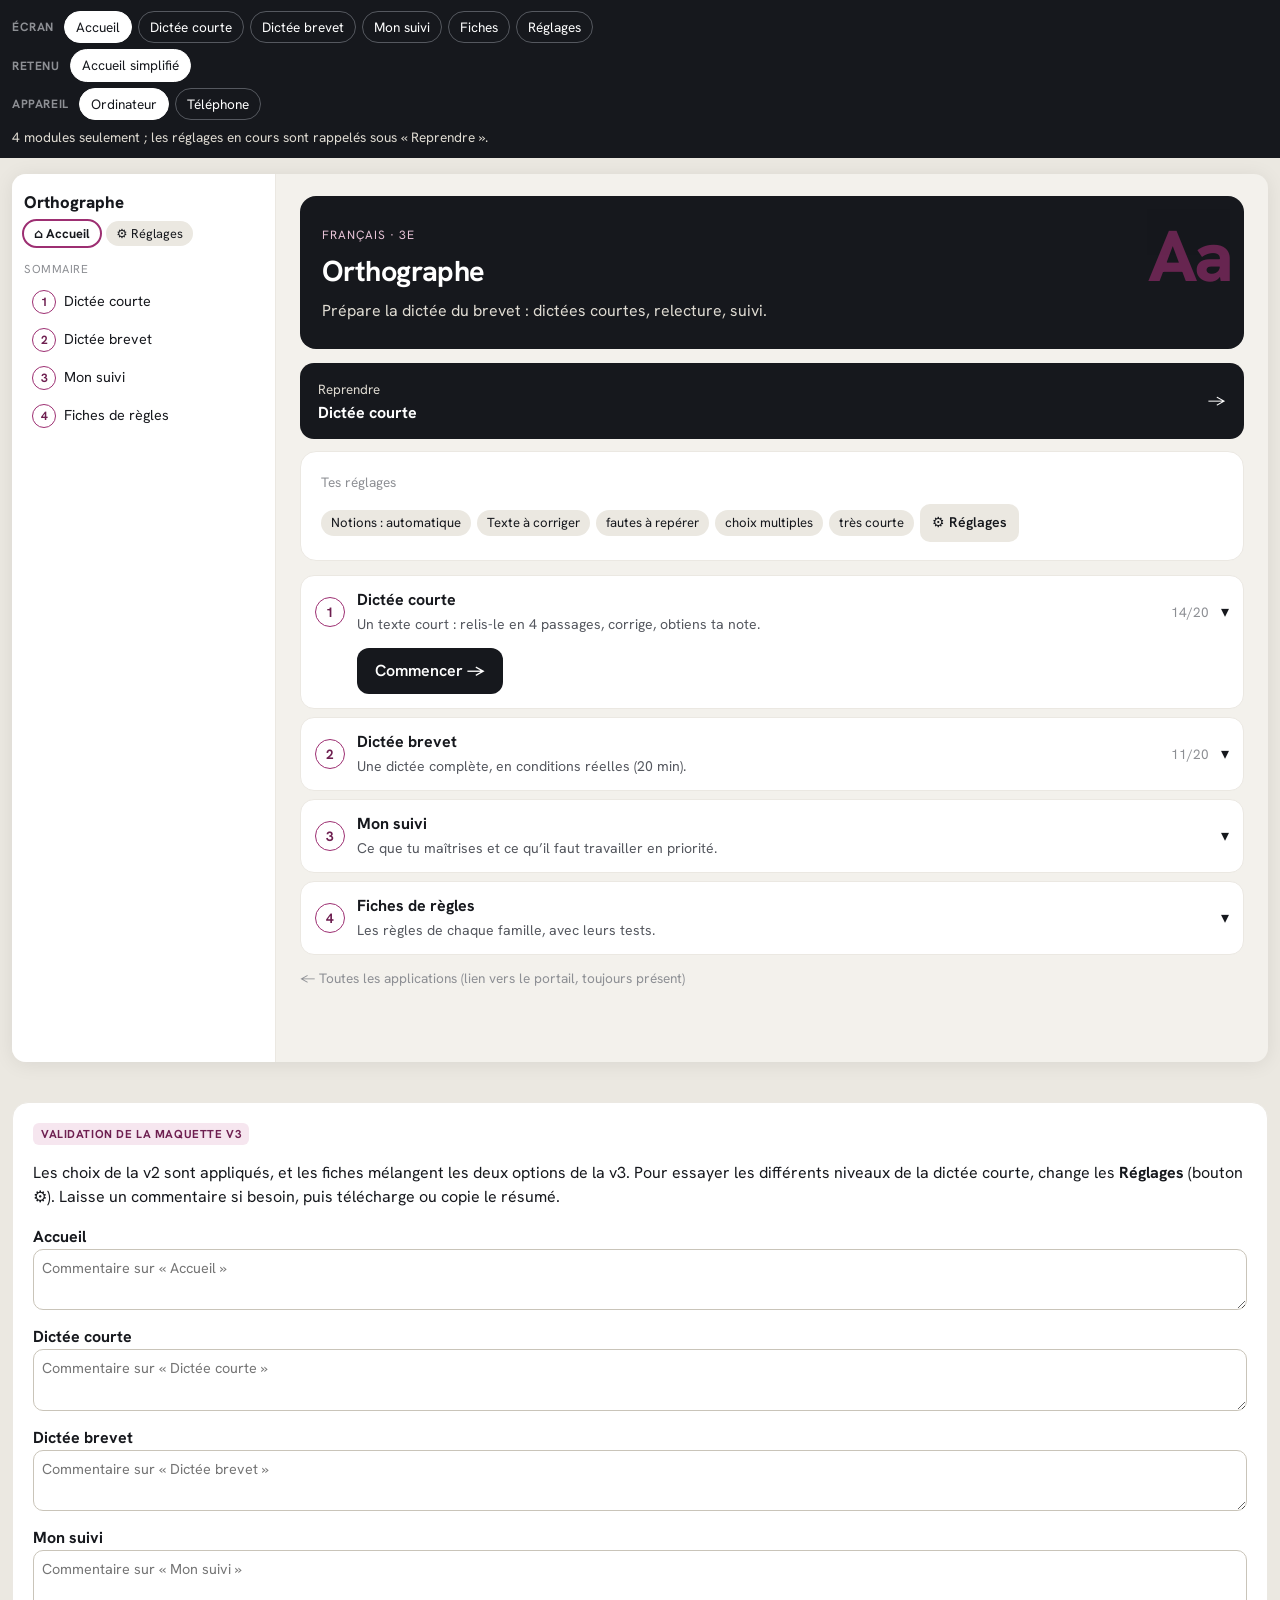
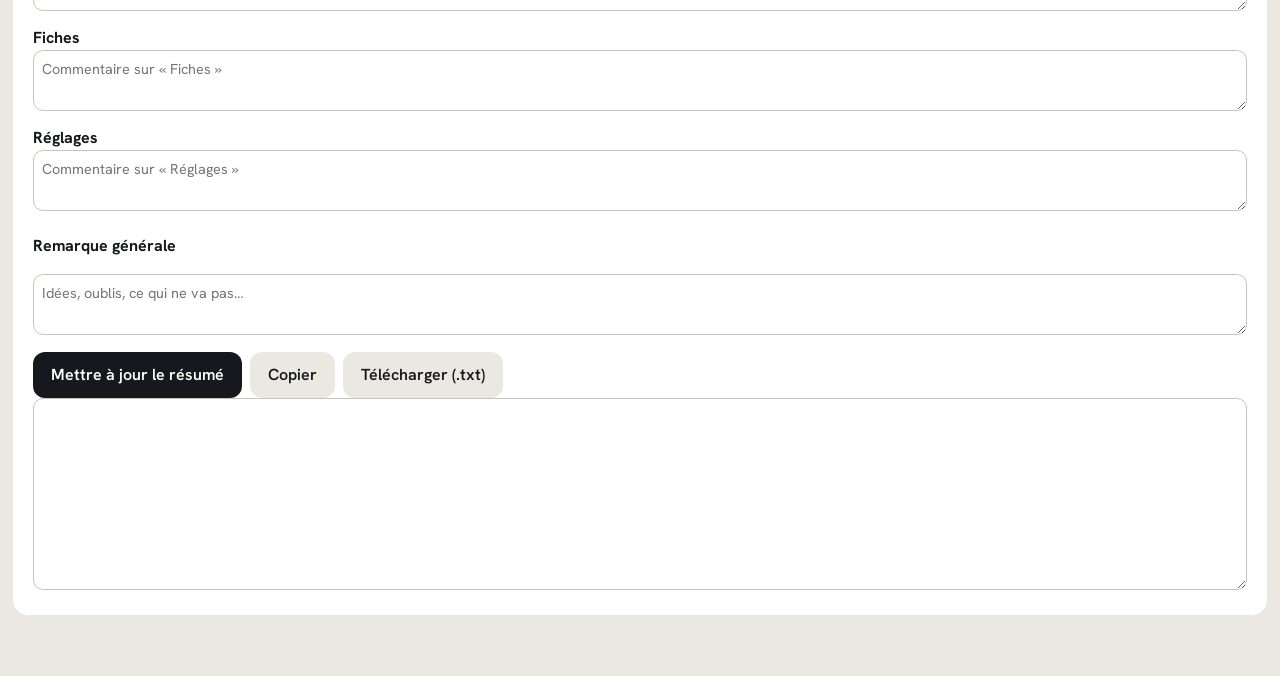
<file: docs/maquettes/orthographe-v3.html>
<!DOCTYPE html>
<html lang="fr" data-matiere="francais">
<head>
<meta charset="utf-8">
<meta name="viewport" content="width=device-width, initial-scale=1">
<title>Maquette v3 : Orthographe (3e)</title>
<link rel="stylesheet" href="../../assets/theme.css">
<style>
/* =====================================================================
   Maquette v3 de l'application Orthographe (3e, dictée du brevet)
   ---------------------------------------------------------------------
   Choix retenus en v2 : vérification immédiate dans la dictée courte,
   suivi groupé par famille, réglages en panneau.
   Nouveautés de la v3 :
     - dictées courtes notées sur le nombre de fautes à trouver ;
     - fiches de règles : pastilles de famille, règles en lignes dépliables.
   Choix validés en v1 : couleur prune, notions par famille,
   texte + liste des fautes.
   Couleurs : variables de assets/theme.css ; seule exception, la teinte
   prune du nouveau domaine « Français » (à déclarer dans theme.css).
   ===================================================================== */
html:root[data-matiere="francais"] { --accent: #9d2f72; --accent-ink: #6e1f50; --cle-bg: #f6e6ef; --cle-line: #e7c3d7; }
html { scroll-padding-top: 150px; }
* { box-sizing: border-box; }
body { margin: 0; background: var(--paper-2); color: var(--ink); font-family: var(--font-sans); line-height: 1.5; }
button { font: inherit; color: inherit; touch-action: manipulation; -webkit-tap-highlight-color: transparent; }

/* ---------------- barre de la maquette (hors application) */
.mq { position: sticky; top: 0; z-index: 50; background: var(--ink); color: var(--sheet); padding: 8px 12px; }
.mq-l { display: flex; gap: 6px; align-items: center; overflow-x: auto; padding: 3px 0; scrollbar-width: thin; }
.mq-l b { font-size: .75rem; text-transform: uppercase; letter-spacing: .05em; color: var(--ink-3); flex: none; margin-right: 4px; }
.mq-p { flex: none; border: 1px solid var(--ink-2); background: transparent; color: var(--sheet); border-radius: 99px; padding: 5px 11px; font-size: .85rem; cursor: pointer; }
.mq-p.on { background: var(--sheet); color: var(--ink); border-color: var(--sheet); }
.mq-desc { font-size: .85rem; color: var(--paper-3); margin: 4px 0 2px; }

/* ---------------- cadre : application simulée */
.scene { padding: 16px 12px 40px; display: flex; justify-content: center; }
.scene.reel { padding: 0; }
.cadre { background: var(--paper); width: 100%; max-width: 1280px; min-height: 80vh; border-radius: 14px; box-shadow: 0 2px 20px rgba(0,0,0,.08); position: relative; overflow: hidden; display: flex; }
.cadre.tel { max-width: 390px; display: block; border-radius: 28px; border: 8px solid var(--ink); min-height: 780px; }
.cadre.reel { border: 0; border-radius: 0; max-width: none; min-height: 0; box-shadow: none; }
.som { width: 264px; flex: none; background: var(--sheet); border-right: 1px solid var(--line); padding: 16px 12px; font-size: .9rem; }
.cadre.tel .som { display: none; }
.som-app { font-weight: 800; font-size: 1.05rem; }
.som-pil { display: flex; gap: 6px; margin: 6px 0 14px; }
.som-pil span { padding: 3px 10px; border-radius: 99px; background: var(--paper-2); font-size: .8rem; cursor: pointer; }
.som-pil span.on { outline: 2px solid var(--accent); background: var(--sheet); font-weight: 700; }
.som-lab { font-size: .72rem; text-transform: uppercase; color: var(--ink-3); letter-spacing: .05em; margin-bottom: 6px; }
.som-m { display: flex; align-items: center; gap: 8px; padding: 7px 8px; border-radius: 10px; cursor: pointer; }
.som-m.on { background: var(--cle-bg); outline: 2px solid var(--accent); font-weight: 700; }
.som-n { width: 24px; height: 24px; border-radius: 50%; border: 1.5px solid var(--accent); color: var(--accent-ink); display: grid; place-items: center; font-size: .75rem; font-weight: 700; flex: none; }
.som-m.on .som-n { background: var(--accent); color: var(--sheet); }
.bandeau { display: none; }
.cadre.tel .bandeau { display: flex; align-items: center; gap: 8px; height: 54px; padding: 0 8px; background: var(--sheet); border-bottom: 1px solid var(--line); }
.bandeau .pil { flex: 1; display: flex; align-items: center; gap: 8px; background: var(--cle-bg); border-radius: 99px; padding: 5px 12px 5px 6px; min-width: 0; }
.bandeau .pil small { display: block; color: var(--accent-ink); font-size: .7rem; line-height: 1.1; }
.bandeau .pil b { display: block; font-size: .88rem; line-height: 1.2; white-space: nowrap; overflow: hidden; text-overflow: ellipsis; }
.bandeau .eng { width: 42px; height: 42px; border-radius: 50%; border: 0; background: var(--paper-2); font-size: 1.15rem; cursor: pointer; flex: none; }
.corps { flex: 1; min-width: 0; padding: 22px 24px 60px; overflow-x: hidden; }
.cadre.tel .corps { padding: 14px 12px 50px; }
.page { max-width: 60rem; margin: 0 auto; }

/* ---------------- éléments de l'application (charte) */
.carte { background: var(--sheet); border: 1px solid var(--line); border-radius: 16px; padding: 18px 20px; margin: 0 0 14px; }
.cadre.tel .carte { padding: 14px; }
.badge { display: inline-block; font-size: .72rem; text-transform: uppercase; letter-spacing: .05em; font-weight: 700; background: var(--cle-bg); color: var(--accent-ink); border-radius: 6px; padding: 2px 8px; }
h2.titre { margin: 8px 0 4px; font-size: 1.45rem; }
h3 { margin: 0 0 8px; font-size: 1.05rem; }
.ctx { color: var(--ink-2); margin: 0; }
.btn { border: 0; border-radius: 12px; padding: 11px 18px; background: var(--ink); color: var(--sheet); font-weight: 600; cursor: pointer; min-height: 46px; }
.btn.sec { background: var(--paper-2); color: var(--ink); }
.btn.acc { background: var(--accent); color: var(--sheet); }
.btn.pt { padding: 6px 12px; min-height: 38px; font-size: .88rem; border-radius: 10px; }
.btn:disabled { opacity: .45; cursor: default; }
.rangee { display: flex; flex-wrap: wrap; gap: 8px; align-items: center; }
.cle { background: var(--cle-bg); border-left: 4px solid var(--accent); border-radius: 10px; padding: 10px 14px; margin: 0 0 10px; }
.ok { background: var(--success-bg); color: var(--success-text); border-radius: 10px; padding: 10px 14px; margin: 10px 0; }
.ko { background: var(--danger-bg); color: var(--danger-text); border-radius: 10px; padding: 10px 14px; margin: 10px 0; }
.neutre { background: var(--paper); border-radius: 10px; padding: 10px 14px; margin: 10px 0; color: var(--ink-2); }
.petit { font-size: .85rem; color: var(--ink-3); }
.seg { display: inline-flex; background: var(--paper-2); border-radius: 12px; padding: 3px; gap: 2px; flex-wrap: wrap; }
.seg button { border: 0; background: transparent; border-radius: 9px; padding: 7px 12px; cursor: pointer; font-size: .88rem; min-height: 38px; }
.seg button.on { background: var(--sheet); box-shadow: 0 1px 3px rgba(0,0,0,.12); font-weight: 700; }
.seg.off { opacity: .45; pointer-events: none; }
.resume-r { display: flex; flex-wrap: wrap; gap: 6px; align-items: center; margin-top: 10px; }
.tag { background: var(--paper-2); border-radius: 99px; padding: 3px 10px; font-size: .82rem; }

/* ---------------- accueil */
.hero { background: var(--ink); color: var(--sheet); border-radius: 16px; padding: 26px 22px; margin-bottom: 14px; position: relative; overflow: hidden; }
.hero small { color: var(--cle-line); text-transform: uppercase; letter-spacing: .08em; font-size: .75rem; }
.hero h1 { margin: 4px 0 6px; font-size: 1.8rem; }
.hero p { margin: 0; color: var(--paper-3); }
.hero .lettres { position: absolute; right: 14px; top: 6px; font-size: 4.5rem; font-weight: 800; color: var(--accent); opacity: .6; letter-spacing: -.04em; }
.reprendre { background: var(--ink); color: var(--sheet); border-radius: 14px; padding: 14px 18px; display: flex; justify-content: space-between; align-items: center; margin-bottom: 12px; cursor: pointer; }
.mod { background: var(--sheet); border: 1px solid var(--line); border-radius: 14px; margin-bottom: 8px; }
.mod-t { display: flex; align-items: center; gap: 12px; padding: 12px 14px; cursor: pointer; }
.mod-t .som-n { width: 30px; height: 30px; font-size: .85rem; }
.mod-t div { flex: 1; min-width: 0; }
.mod-t b { display: block; }
.mod-t span.d { color: var(--ink-2); font-size: .88rem; }
.cadre.tel .mod-t span.d { display: none; }
.mod-c { padding: 0 14px 14px 56px; display: none; }
.cadre.tel .mod-c { padding-left: 14px; }
.mod.ouvert .mod-c { display: block; }

/* ---------------- étapes de la dictée */
.etapes { display: flex; flex-wrap: wrap; gap: 6px; align-items: center; }
.et { border: 0; border-radius: 99px; padding: 7px 13px; background: var(--paper-2); font-size: .85rem; cursor: pointer; min-height: 36px; }
.et.on { background: var(--accent); color: var(--sheet); font-weight: 700; }
.et.fait { background: var(--cle-bg); color: var(--accent-ink); }
.et-gr { display: inline-flex; align-items: center; gap: 4px; background: var(--paper-2); border-radius: 99px; padding: 3px 4px 3px 12px; font-size: .85rem; }
.et-gr.on { background: var(--cle-bg); color: var(--accent-ink); font-weight: 700; }
.et-n { width: 30px; height: 30px; border-radius: 50%; border: 0; background: var(--sheet); cursor: pointer; font-size: .82rem; font-weight: 700; }
.et-n.on { background: var(--accent); color: var(--sheet); }
.et-n.fait { background: var(--cle-line); }
.zone { scroll-margin-top: 150px; }

/* ---------------- texte de dictée et liste des fautes */
.deux { display: grid; grid-template-columns: 1.45fr 1fr; gap: 14px; align-items: start; }
.cadre.tel .deux { grid-template-columns: 1fr; }
.dictee { font-size: 1.15rem; line-height: 2.2; }
.cadre.tel .dictee { font-size: 1.05rem; }
.mot { border-radius: 5px; padding: 1px 2px; }
.cliquable .mot { cursor: pointer; }
.cliquable .mot:hover { background: var(--paper-2); }
.mot.signale { background: var(--cle-bg); border-bottom: 2px dashed var(--accent); }
.mot.choisi { background: var(--cle-bg); border-bottom: 2px solid var(--accent); font-weight: 600; }
.mot.juste { background: var(--success-bg); color: var(--success-text); font-weight: 600; }
.mot.fausse { text-decoration: underline wavy var(--ink-3); }
.mot.focus { outline: 2px solid var(--accent); }
.mot.verbe { background: var(--cle-bg); outline: 2px solid var(--accent); }
.mot.sujet { background: var(--paper-2); outline: 2px dashed var(--accent); }
.mot.rate { background: var(--danger-bg); color: var(--danger-text); }
.fin { display: inline-flex; align-items: baseline; }
.fin .hp { border: 0; background: none; padding: 0 2px; margin-left: 1px; font-size: 13px; line-height: 1; cursor: pointer; opacity: .75; min-width: 24px; min-height: 24px; }
.fin .hp:hover { opacity: 1; }
.fin input { width: 4.4em; font: inherit; font-size: 16px; border: 0; border-bottom: 2px solid var(--accent); background: var(--cle-bg); padding: 0 3px; border-radius: 4px 4px 0 0; color: var(--ink); }
.liste-t { display: flex; justify-content: space-between; align-items: baseline; gap: 8px; }
.item { border-top: 1px dashed var(--paper-3); padding: 10px 0; scroll-margin-top: 150px; }
.item-t { display: flex; align-items: center; gap: 8px; flex-wrap: wrap; }
.item-t b { font-size: 1.05rem; }
.choix { display: flex; flex-wrap: wrap; gap: 6px; margin: 8px 0 0; }
.choix button { min-height: 46px; min-width: 5.5rem; border: 1px solid var(--line-strong); background: var(--sheet); border-radius: 12px; padding: 8px 12px; cursor: pointer; font-size: 1rem; }
.choix button.choisi { background: var(--cle-bg); border: 2px solid var(--accent); color: var(--accent-ink); font-weight: 700; }
.choix button.bon { background: var(--success-bg); border-color: var(--success); color: var(--success-text); font-weight: 700; }
.choix button.mauvais { background: var(--danger-bg); border-color: var(--danger); color: var(--danger-text); }
input.champ { font: inherit; font-size: 16px; border: 1px solid var(--line-strong); border-radius: 10px; padding: 9px 12px; min-height: 46px; background: var(--sheet); color: var(--ink); width: 11rem; max-width: 100%; }
.icone { border: 0; background: var(--paper-2); border-radius: 9px; min-width: 38px; height: 34px; cursor: pointer; font-size: .85rem; padding: 0 9px; }
.icone.on { background: var(--cle-bg); color: var(--accent-ink); font-weight: 700; }
.regle-pop { background: var(--paper); border-radius: 12px; padding: 10px 12px; margin-top: 8px; font-size: .92rem; }
.regle-pop h4 { margin: 0 0 4px; }
.regle-pop p { margin: 4px 0; }
mark { background: var(--cle-bg); color: var(--accent-ink); font-weight: 700; padding: 0 2px; border-radius: 3px; }
.envers { display: flex; flex-wrap: wrap; gap: 6px; font-size: 1.15rem; }
.envers span { background: var(--paper); border-radius: 8px; padding: 4px 10px; cursor: pointer; }
.envers span.signale { background: var(--cle-bg); outline: 2px dashed var(--accent); }
.envers span.on { outline: 2px solid var(--accent); background: var(--sheet); font-weight: 700; }
table.t { border-collapse: collapse; width: 100%; font-size: .9rem; }
table.t td, table.t th { text-align: left; padding: 6px 8px; border-bottom: 1px solid var(--line); vertical-align: top; }
.nav-bas { display: flex; flex-wrap: wrap; gap: 8px; justify-content: space-between; margin-top: 14px; }

/* ---------------- audio */
.lecteur { display: flex; flex-wrap: wrap; gap: 8px; align-items: center; }
.rond { width: 56px; height: 56px; border-radius: 50%; border: 0; background: var(--accent); color: var(--sheet); font-size: 1.35rem; cursor: pointer; }
.rond.sec { background: var(--paper-2); color: var(--ink); width: 48px; height: 48px; font-size: 1.05rem; }
.groupes { display: flex; gap: 3px; margin: 10px 0; }
.groupes i { flex: 1; height: 8px; border-radius: 99px; background: var(--paper-3); cursor: pointer; }
.groupes i.fait { background: var(--cle-line); }
.groupes i.on { background: var(--accent); }
textarea.copie { width: 100%; min-height: 9rem; font: inherit; font-size: 1.1rem; line-height: 2; border: 1px solid var(--line-strong); border-radius: 12px; padding: 10px 14px; background: repeating-linear-gradient(var(--sheet), var(--sheet) 2.15rem, var(--paper-2) 2.2rem); color: var(--ink); }
.tableau { background: var(--ink); color: var(--sheet); border-radius: 12px; padding: 10px 16px; }
.chrono { font-size: 2rem; font-weight: 800; font-variant-numeric: tabular-nums; }

/* ---------------- résultat */
.note { display: flex; gap: 18px; align-items: center; flex-wrap: wrap; }
.note .n { font-size: 3.2rem; font-weight: 800; line-height: 1; }
.note .n small { font-size: 1.3rem; color: var(--ink-3); }
.fam-r { display: flex; flex-wrap: wrap; gap: 6px; }
.fam-r span { border-radius: 99px; padding: 4px 10px; font-size: .85rem; font-weight: 600; }
.fam-r .tout { background: var(--success-bg); color: var(--success-text); }
.fam-r .part { background: var(--cle-bg); color: var(--accent-ink); }
.fam-r .rien { background: var(--danger-bg); color: var(--danger-text); }
.err { border-top: 1px dashed var(--paper-3); padding: 9px 0; }
.err s { color: var(--danger-text); }
.err .att { color: var(--success-text); font-weight: 700; }

/* ---------------- suivi regroupé */
.grp { border-top: 1px solid var(--line); }
.grp:first-of-type { border-top: 0; }
.grp-t { display: grid; grid-template-columns: 1fr 9rem 3.2rem 1rem; gap: 10px; align-items: center; padding: 11px 2px; cursor: pointer; }
.cadre.tel .grp-t { grid-template-columns: 1fr 5.5rem 2.8rem 1rem; }
.grp-t b { font-weight: 600; }
.pile { display: flex; height: 10px; border-radius: 99px; overflow: hidden; background: var(--paper-2); }
.pile i { display: block; height: 100%; }
.s-m { background: var(--success); } .s-f { background: var(--accent); } .s-t { background: var(--danger); } .s-n { background: var(--paper-3); } .s-v { background: var(--paper-2); }
.grp-c { display: none; padding: 0 2px 10px; }
.grp.ouvert .grp-c { display: block; }
.grp.ouvert .chev { transform: rotate(180deg); }
.ligne-r { display: flex; align-items: center; gap: 10px; padding: 6px 0; font-size: .92rem; }
.ligne-r .pct { margin-left: auto; color: var(--ink-2); font-variant-numeric: tabular-nums; white-space: nowrap; }
.pt-s { width: 11px; height: 11px; border-radius: 50%; flex: none; }
.ligne-r.v { color: var(--ink-3); }
.legende { display: flex; flex-wrap: wrap; gap: 12px; font-size: .8rem; color: var(--ink-2); margin-top: 8px; }
.legende span { display: inline-flex; gap: 5px; align-items: center; }

/* ---------------- réglages (panneau ou page) */
.voile { position: absolute; inset: 0; background: rgba(22,24,29,.35); z-index: 20; }
.tiroir { position: absolute; top: 0; right: 0; bottom: 0; width: 400px; max-width: 100%; background: var(--sheet); z-index: 21; overflow-y: auto; box-shadow: -4px 0 20px rgba(0,0,0,.12); }
.cadre.tel .tiroir { top: auto; left: 0; width: auto; max-height: 88%; border-radius: 20px 20px 0 0; }
.tiroir-t { position: sticky; top: 0; background: var(--sheet); display: flex; justify-content: space-between; align-items: center; padding: 14px 18px; border-bottom: 1px solid var(--line); z-index: 1; }
.tiroir-c { padding: 6px 18px 18px; }
.sect { padding: 14px 0; border-bottom: 1px solid var(--line); }
.sect:last-child { border-bottom: 0; }
.sect h4 { margin: 0 0 8px; font-size: .78rem; text-transform: uppercase; letter-spacing: .05em; color: var(--ink-3); }
.lig { display: flex; flex-wrap: wrap; gap: 6px 12px; align-items: center; margin: 6px 0; }
.lig > span { font-size: .9rem; color: var(--ink-2); min-width: 7.5rem; }
.fam { border: 1px solid var(--line); border-radius: 12px; margin: 6px 0; }
.fam-t { display: flex; align-items: center; gap: 10px; padding: 9px 12px; cursor: pointer; }
.fam-t b { flex: 1; font-weight: 600; font-size: .95rem; }
.fam-c { padding: 0 12px 8px 40px; display: none; }
.fam.ouvert .fam-c { display: block; }
label.cb { display: flex; gap: 10px; align-items: flex-start; padding: 5px 0; cursor: pointer; font-size: .92rem; }
input[type=checkbox] { width: 20px; height: 20px; flex: none; accent-color: var(--accent); margin: 1px 0 0; }
.niv-pt { font-size: .7rem; border-radius: 5px; padding: 1px 6px; background: var(--paper-2); color: var(--ink-2); margin-left: 4px; white-space: nowrap; }

/* ---------------- fiches : familles et règles dépliables */
.chips { display: flex; flex-wrap: wrap; gap: 6px; margin-bottom: 12px; }
.chips button { border: 1px solid var(--line-strong); background: var(--sheet); border-radius: 99px; padding: 6px 12px; cursor: pointer; font-size: .88rem; min-height: 38px; }
.chips button.on { background: var(--accent); color: var(--sheet); border-color: var(--accent); }
.intro { color: var(--ink-2); font-size: .9rem; margin: 0 0 8px; }
.fr { border-radius: 12px; scroll-margin-top: 150px; }
.fr-t { display: flex; align-items: center; gap: 10px; padding: 9px 10px; cursor: pointer; border-radius: 12px; min-height: 44px; }
.fr-t:hover { background: var(--paper); }
.fr-t span:first-child { flex: 1; }
.fr-c { display: none; padding: 0 12px 12px; }
.fr-c p { margin: 4px 0 8px; }
.fr.ouvert { background: var(--paper); }
.fr.ouvert .fr-c { display: block; }
.fr.ouvert > .fr-t { font-weight: 700; color: var(--accent-ink); }
.fr.ouvert > .fr-t .chev { transform: rotate(180deg); }
.plus { border: 0; background: none; color: var(--accent-ink); font-weight: 600; padding: 8px 10px; cursor: pointer; min-height: 44px; }


/* ---------------- validation de la maquette */
.valid { max-width: 1280px; margin: 0 auto 60px; padding: 0 12px; }
.valid textarea { width: 100%; font: inherit; font-size: .9rem; border: 1px solid var(--line-strong); border-radius: 10px; padding: 8px; min-height: 3rem; background: var(--sheet); color: var(--ink); }
.valid textarea.res { min-height: 12rem; font-size: .82rem; }
@media (prefers-reduced-motion: reduce) { * { transition: none !important; animation: none !important; } }
</style>
</head>
<body>

<!-- ================= Barre de la maquette ================= -->
<div class="mq">
  <div class="mq-l" id="mq-ecrans"><b>Écran</b></div>
  <div class="mq-l" id="mq-options"><b>Option</b></div>
  <div class="mq-l"><b>Appareil</b>
    <button class="mq-p" data-app="ordi">Ordinateur</button><button class="mq-p" data-app="tel">Téléphone</button>
  </div>
  <div class="mq-desc" id="mq-desc"></div>
</div>

<div class="scene">
  <div class="cadre" id="cadre">
    <nav class="som" id="som"></nav>
    <div class="bandeau" id="bandeau"></div>
    <main class="corps"><div class="page" id="page"></div></main>
    <div id="tiroir"></div>
  </div>
</div>

<!-- ================= Validation de la maquette ================= -->
<div class="valid">
  <div class="carte">
    <span class="badge">Validation de la maquette v3</span>
    <p>Les choix de la v2 sont appliqués, et les fiches mélangent les deux options de la v3. Pour essayer les différents niveaux de la dictée courte, change les <b>Réglages</b> (bouton ⚙). Laisse un commentaire si besoin, puis télécharge ou copie le résumé.</p>
    <div id="comm-zone"></div>
    <p><b>Remarque générale</b></p>
    <textarea id="comm-gen" placeholder="Idées, oublis, ce qui ne va pas…"></textarea>
    <div class="rangee" style="margin-top:10px">
      <button class="btn" id="b-res">Mettre à jour le résumé</button>
      <button class="btn sec" id="b-cop">Copier</button>
      <button class="btn sec" id="b-tel">Télécharger (.txt)</button>
    </div>
    <textarea class="res" id="res" readonly aria-label="Résumé"></textarea>
  </div>
</div>

<script src="../orthographe/donnees/regles.js"></script>
<script>
/* =====================================================================
   Moteur de la maquette v3 (IIFE, exposé sur window.MQ3)
   E  : état de la maquette (écran, options, appareil, commentaires)
   S  : réglages de l'élève (le menu Réglages unique)
   DC : état de la dictée courte en cours
   État gardé dans localStorage['ortho-maquette-3'].
   ===================================================================== */
(function () {
  'use strict';
  var D = window.ORTHO_DONNEES, R = {};
  D.regles.forEach(function (r) { R[r.id] = r; });
  var NOMC = { GN: 'Groupe nominal', SV: 'Sujet-verbe', EE: '-é, -er, -i, -u', CJ: 'Conjugaison', PP: 'Participe passé', HO: 'Homophones', LX: 'Orthographe d’usage' };

  /* ---------------------------------------------- écrans et options */
  var ECRANS = [
    { id: 'accueil', nom: 'Accueil', page: 'Accueil', opts: [['A', 'Accueil simplifié', '4 modules seulement ; les réglages en cours sont rappelés sous « Reprendre ».']] },
    { id: 'courte', nom: 'Dictée courte', page: 'Dictée courte', opts: [['A', 'Vérification immédiate', 'Chaque correction est vérifiée tout de suite (2 essais, puis la réponse). Note sur le nombre de fautes à trouver.']] },
    { id: 'brevet', nom: 'Dictée brevet', page: 'Dictée brevet', opts: [['A', 'Même déroulé', 'Mêmes étapes que la dictée courte, avec le déroulé officiel et le chrono de 20 min.']] },
    { id: 'suivi', nom: 'Mon suivi', page: 'Mon suivi', opts: [['A', 'Groupé par famille', '7 lignes, une par famille de règles ; on déplie pour voir chaque règle.']] },
    { id: 'fiches', nom: 'Fiches', page: 'Fiches de règles', opts: [['A', 'Pastilles + lignes', 'Pastilles pour choisir la famille, règles en lignes ; on touche une règle pour la déplier. L’essentiel d’abord, le reste sous « Pour aller plus loin ».']] },
    { id: 'reglages', nom: 'Réglages', page: 'Réglages', opts: [['A', 'Panneau', 'Le bouton ⚙ ouvre un panneau par-dessus la page en cours, sans la quitter.']] }
  ];
  var PLAN = [
    { n: 1, id: 'courte', t: 'Dictée courte', d: 'Un texte court : relis-le en 4 passages, corrige, obtiens ta note.' },
    { n: 2, id: 'brevet', t: 'Dictée brevet', d: 'Une dictée complète, en conditions réelles (20 min).' },
    { n: 3, id: 'suivi', t: 'Mon suivi', d: 'Ce que tu maîtrises et ce qu’il faut travailler en priorité.' },
    { n: 4, id: 'fiches', t: 'Fiches de règles', d: 'Les règles de chaque famille, avec leurs tests.' }
  ];

  /* ---------------------------------------------- états */
  var CLE = 'ortho-maquette-3';
  var E = { ecran: 'accueil', opt: {}, app: 'ordi', comm: {}, gen: '', tiroir: false };
  var S = { auto: true, notions: {}, type: 'texte', rep: 'arep', corr: 'qcm', longueur: 'tc', vitesse: 0.85, lectures: 2 };
  D.regles.forEach(function (r) { if (r.niveau <= 2) S.notions[r.id] = true; });
  try { var sv = JSON.parse(localStorage.getItem(CLE)); if (sv) { Object.assign(E, sv.E || {}); Object.assign(S, sv.S || {}); } } catch (e) { /* stockage indisponible */ }
  E.tiroir = false;
  function garder() { try { localStorage.setItem(CLE, JSON.stringify({ E: E, S: S })); } catch (e) { /* stockage indisponible */ } }
  // option retenue ; une option gardée en mémoire mais disparue de la maquette (ex. fiches « B ») revient à la première
  function opt(id) {
    var ec = ECRANS.filter(function (x) { return x.id === id; })[0], o = E.opt[id];
    return ec && ec.opts.some(function (x) { return x[0] === o; }) ? o : ec ? ec.opts[0][0] : 'A';
  }

  /* ---------------------------------------------- outils */
  function el(t, c, h) { var e = document.createElement(t); if (c) e.className = c; if (h != null) e.innerHTML = h; return e; }
  function esc(s) { return String(s).replace(/&/g, '&amp;').replace(/</g, '&lt;').replace(/>/g, '&gt;'); }
  function marque(s) { return esc(s).replace(/\[\[(.+?)\]\]/g, '<mark>$1</mark>'); }
  function versVue(n, bloc) { if (n && n.scrollIntoView) n.scrollIntoView({ block: bloc || 'nearest', behavior: 'smooth' }); }
  function nu(w) { return String(w).toLowerCase().replace(/[.,;:!?«»"()]/g, ''); }
  function virg(x) { return String(x).replace('.', ','); }
  function seg(choix, val, fn, off) {
    var s = el('div', 'seg' + (off ? ' off' : ''));
    choix.forEach(function (c) { var b = el('button', String(c[0]) === String(val) ? 'on' : '', c[1]); b.type = 'button'; b.addEventListener('click', function () { fn(c[0]); }); s.appendChild(b); });
    return s;
  }
  function blocRegle(id) {
    var r = R[id], b = el('div', 'regle-pop');
    b.innerHTML = '<h4>' + esc(r.titre) + '</h4><p>' + esc(r.regle) + '</p><p><b>Astuce :</b> ' + esc(r.astuce) + '</p><p>' + r.exemples.slice(0, 2).map(marque).join(' · ') + '</p>';
    return b;
  }

  /* ---------------------------------------------- dictée d'exemple annotée
     {juste|faute|règle|début du mot (fin à écrire)|choix séparés par /} */
  var MODELE = 'Chaque soir, les pêcheurs {rentraient|rentrait|SV2|rentr|rentrait/rentraient/rentrés} au port. ' +
    'Ils rangeaient {leurs|leur|HO9|leur|leur/leurs} filets sur la {jetée|jeté|LX7|jet|jeté/jetée/jetai} {et|est|HO2||et/est/es} regardaient les vagues ' +
    'qui se {brisaient|brisait|SV3|bris|brisait/brisaient/briser} contre les rochers. Ma sœur et moi allions les rejoindre pour les aider à ' +
    '{porter|porté|EE1|port|porté/porter/portait} les paniers.';
  function analyser(m) {
    var T = [], re = /\{([^}]*)\}|([^\s{]+)/g, x, i = 0;
    while ((x = re.exec(m))) {
      if (x[1]) { var p = x[1].split('|'); T.push({ i: i++, j: p[0], f: p[1], r: p[2], deb: p[3], ch: p[4].split('/'), faute: true }); }
      else T.push({ i: i++, j: x[2], f: x[2] });
    }
    return T;
  }
  var DT = analyser(MODELE), FAUTES = DT.filter(function (t) { return t.faute; });
  var REF = DT.map(function (t) { return t.j; }).join(' ');
  var GROUPES = ['Chaque soir,', 'les pêcheurs rentraient au port.', 'Ils rangeaient leurs filets', 'sur la jetée', 'et regardaient les vagues', 'qui se brisaient', 'contre les rochers.', 'Ma sœur et moi', 'allions les rejoindre', 'pour les aider', 'à porter les paniers.'];
  // verbes conjugués du texte et leurs sujets (aide « verbe → sujet »)
  var VS = { rentraient: ['pêcheurs', 'les pêcheurs'], rentrait: ['pêcheurs', 'les pêcheurs'], rangeaient: ['ils', 'Ils'], regardaient: ['ils', 'Ils'],
    brisaient: ['qui|vagues', 'qui, mis pour « les vagues »'], brisait: ['qui|vagues', 'qui, mis pour « les vagues »'], allions: ['sœur|moi', 'ma sœur et moi'] };
  var PASS = {
    p1: ['Accords', 'Pour chaque nom, vérifie de tête que le déterminant et les adjectifs ont le même genre et le même nombre.'],
    p2: ['Conjugaison', 'Pour chaque verbe conjugué, trouve son sujet (« qui est-ce qui ? ») et vérifie la terminaison.'],
    p3: ['Mots particuliers', 'À chaque a, à, et, est, son, sont, ce, se, ces, ses, leur… fais le test de remplacement.'],
    p4: ['À l’envers', 'Lis du dernier mot au premier : sans le sens de la phrase, tu vois l’orthographe de chaque mot.']
  };

  /* ---------------------------------------------- dictée courte : état et étapes */
  var DC;
  function nouvelleDictee() {
    DC = { k: 0, signales: {}, fausses: [], rep: {}, fins: {}, essais: {}, bon: {}, affiche: {}, regle: {}, msg: null, aide: null, tests: false, copie: '', focus: null, envers: null };
  }
  nouvelleDictee();
  function etapes() {
    var p = [['p1'], ['p2'], ['p3'], ['p4']];
    if (S.type === 'audio') return [['ecrire', 'Écoute et écris']].concat(p, [['res', 'Résultat']]);
    if (S.corr === 'fin') return [['ecrire', 'Complète les mots']].concat(p, [['res', 'Résultat']]);
    if (S.rep === 'reperees') return [['corriger', 'Corrige les fautes']].concat([['res', 'Résultat']]);
    return p.concat([['res', 'Résultat']]);
  }
  function etapeId() { return etapes()[DC.k][0]; }
  function resumeReglages() {
    var t = [S.auto ? 'Notions : automatique' : 'Notions : ' + Object.keys(S.notions).filter(function (k) { return S.notions[k]; }).length + ' choisies'];
    if (S.type === 'audio') t.push('Dictée audio', { 0.7: 'lecture lente', 0.85: 'lecture normale', 1: 'lecture rapide' }[S.vitesse], S.lectures + ' lecture' + (S.lectures > 1 ? 's' : '') + ' par groupe');
    else { t.push('Texte à corriger'); if (S.corr !== 'fin') t.push(S.rep === 'arep' ? 'fautes à repérer' : 'fautes déjà repérées'); t.push({ qcm: 'choix multiples', saisie: 'j’écris le mot', fin: 'j’écris la fin du mot' }[S.corr]); }
    t.push(S.longueur === 'tc' ? 'très courte' : 'courte');
    return t;
  }

  /* ---------------------------------------------- navigation simulée */
  function ouvrirReglages() { E.tiroir = true; rendre(); }
  function rendreNav() {
    var som = document.getElementById('som'); som.innerHTML = '';
    som.appendChild(el('div', 'som-app', 'Orthographe'));
    var pil = el('div', 'som-pil'), a = el('span', E.ecran === 'accueil' ? 'on' : '', '⌂ Accueil'), r = el('span', E.tiroir ? 'on' : '', '⚙ Réglages');
    a.addEventListener('click', function () { aller('accueil'); }); r.addEventListener('click', ouvrirReglages);
    pil.appendChild(a); pil.appendChild(r); som.appendChild(pil);
    som.appendChild(el('div', 'som-lab', 'Sommaire'));
    var courant = null;
    PLAN.forEach(function (m) {
      var on = m.id === E.ecran || (E.ecran === 'reglages' && m.id === 'courte');
      if (on) courant = m;
      var l = el('div', 'som-m' + (on ? ' on' : ''), '<span class="som-n">' + m.n + '</span><span>' + esc(m.t) + '</span>');
      l.addEventListener('click', function () { aller(m.id); });
      som.appendChild(l);
    });
    var b = document.getElementById('bandeau'); b.innerHTML = '';
    var p = el('div', 'pil', '<span class="som-n" style="background:var(--accent);color:var(--sheet)">' + (courant ? courant.n : '⌂') + '</span><div style="min-width:0"><small>Orthographe</small><b>' +
      esc(courant ? courant.t : (E.ecran === 'reglages' ? 'Réglages' : 'Accueil')) + '</b></div><span style="margin-left:auto">▾</span>');
    var g = el('button', 'eng', '⚙'); g.setAttribute('aria-label', 'Réglages'); g.addEventListener('click', ouvrirReglages);
    b.appendChild(p); b.appendChild(g);
  }
  function aller(id) {
    if (id === 'reglages') { E.ecran = 'reglages'; E.tiroir = true; }
    else { E.ecran = id; E.tiroir = false; }
    garder(); rendre(); window.scrollTo(0, 0);
  }

  /* ---------------------------------------------- barre de la maquette */
  function rendreBarre() {
    var z = document.getElementById('mq-ecrans'); z.querySelectorAll('button').forEach(function (b) { b.remove(); });
    ECRANS.forEach(function (ec) { var b = el('button', 'mq-p' + (ec.id === E.ecran ? ' on' : ''), esc(ec.nom)); b.addEventListener('click', function () { aller(ec.id); }); z.appendChild(b); });
    var o = document.getElementById('mq-options'); o.querySelectorAll('button').forEach(function (b) { b.remove(); });
    var ec = ECRANS.filter(function (x) { return x.id === E.ecran; })[0];
    o.querySelector('b').textContent = ec.opts.length > 1 ? 'Option' : 'Retenu';
    ec.opts.forEach(function (op) {
      var b = el('button', 'mq-p' + (opt(ec.id) === op[0] ? ' on' : ''), (ec.opts.length > 1 ? op[0] + ' · ' : '') + esc(op[1]));
      if (ec.opts.length > 1) b.addEventListener('click', function () { E.opt[ec.id] = op[0]; garder(); rendre(); });
      else b.disabled = true;
      o.appendChild(b);
    });
    document.getElementById('mq-desc').textContent = ec.opts.filter(function (op) { return op[0] === opt(ec.id); })[0][2];
    document.querySelectorAll('[data-app]').forEach(function (b) { b.classList.toggle('on', b.dataset.app === E.app); });
    var etroit = window.innerWidth < 900;   // sur un vrai téléphone, la vue téléphone s'impose
    document.getElementById('cadre').className = 'cadre ' + (etroit ? 'tel reel' : E.app);
    document.querySelector('.scene').classList.toggle('reel', etroit);
  }
  document.querySelectorAll('[data-app]').forEach(function (b) { b.addEventListener('click', function () { E.app = b.dataset.app; garder(); rendre(); }); });

  function entete(badge, titre, ctx) {
    var c = el('div', 'carte');
    c.innerHTML = '<span class="badge">' + badge + '</span><h2 class="titre">' + titre + '</h2><p class="ctx">' + ctx + '</p>';
    return c;
  }
  function ligneReglages(c) {
    var r = el('div', 'resume-r');
    resumeReglages().forEach(function (t) { r.appendChild(el('span', 'tag', esc(t))); });
    var b = el('button', 'btn sec pt', '⚙ Réglages'); b.addEventListener('click', ouvrirReglages); r.appendChild(b);
    c.appendChild(r);
  }

  /* =============================================== ÉCRAN : accueil */
  function ecranAccueil(P) {
    P.appendChild(el('div', 'hero', '<span class="lettres">Aa</span><small>Français · 3e</small><h1>Orthographe</h1><p>Prépare la dictée du brevet : dictées courtes, relecture, suivi.</p>'));
    var rp = el('div', 'reprendre', '<div><small style="color:var(--paper-3)">Reprendre</small><br><b>Dictée courte</b></div><span>→</span>');
    rp.addEventListener('click', function () { aller('courte'); }); P.appendChild(rp);
    var c = el('div', 'carte'); c.appendChild(el('span', 'petit', 'Tes réglages'));
    ligneReglages(c); P.appendChild(c);
    PLAN.forEach(function (m, k) {
      var d = el('div', 'mod' + (k === 0 ? ' ouvert' : ''));
      var t = el('div', 'mod-t', '<span class="som-n">' + m.n + '</span><div><b>' + esc(m.t) + '</b><span class="d">' + esc(m.d) + '</span></div><span class="petit">' + ['14/20', '11/20', '', ''][k] + '</span><span>▾</span>');
      t.addEventListener('click', function () { var o = d.classList.contains('ouvert'); P.querySelectorAll('.mod').forEach(function (x) { x.classList.remove('ouvert'); }); if (!o) d.classList.add('ouvert'); });
      d.appendChild(t);
      var cc = el('div', 'mod-c'), b = el('button', 'btn', k < 2 ? 'Commencer →' : 'Ouvrir →');
      b.addEventListener('click', function () { aller(m.id); }); cc.appendChild(b); d.appendChild(cc); P.appendChild(d);
    });
    P.appendChild(el('p', 'petit', '← Toutes les applications (lien vers le portail, toujours présent)'));
  }

  /* =============================================== ÉCRAN : dictée courte */
  function rendreEtapes(zone) {
    var ET = etapes(), z = el('div', 'etapes'), gr = null;
    ET.forEach(function (e, k) {
      var cl = k === DC.k ? ' on' : (k < DC.k ? ' fait' : '');
      if (/^p\d$/.test(e[0])) {
        if (!gr) { gr = el('div', 'et-gr'); gr.appendChild(document.createTextNode('Relecture ')); z.appendChild(gr); }
        if (k === DC.k) gr.classList.add('on');
        var n = el('button', 'et-n' + cl, e[0].slice(1)); n.title = PASS[e[0]][0]; n.setAttribute('aria-label', 'Passage ' + e[0].slice(1) + ' : ' + PASS[e[0]][0]);
        n.addEventListener('click', function () { if (etapeId() !== 'res') { DC.k = k; DC.aide = null; rendre(); } });
        gr.appendChild(n);
      } else {
        var b = el('button', 'et' + cl, esc(e[1]));
        b.addEventListener('click', function () { if (e[0] !== 'res' && etapeId() !== 'res') { DC.k = k; DC.aide = null; rendre(); } });
        z.appendChild(b);
      }
    });
    zone.appendChild(z);
  }
  function consigne(zone) {
    var id = etapeId(), txt;
    if (PASS[id]) {
      txt = '<b>Passage ' + id.slice(1) + ' · ' + PASS[id][0] + '.</b> ' + PASS[id][1];
      if (S.type === 'audio') txt += ' Corrige ta copie si besoin.';
      else if (S.corr === 'fin') txt += ' Change tes fins de mots si besoin.';
      else txt += ' Touche un mot faux pour le signaler.';
    } else if (id === 'corriger') txt = '<b>Les fautes sont repérées.</b> Corrige-les dans la liste.';
    else if (id === 'ecrire') txt = S.type === 'audio' ? '<b>Écoute et écris.</b> Une lecture d’ensemble, puis groupe par groupe avec la ponctuation.' : '<b>Complète la fin des mots.</b> Tu pourras changer tes réponses pendant la relecture.';
    zone.appendChild(el('div', 'cle', txt));
    // aides propres aux passages
    if (id === 'p2' || id === 'p3') {
      var r = el('div', 'rangee'); r.style.marginBottom = '8px';
      if (id === 'p2') { var a = el('button', 'icone' + (DC.aide ? ' on' : ''), '🧭 Aide : verbe → sujet'); a.addEventListener('click', function () { DC.aide = DC.aide ? null : { verbe: null, sujet: null, msg: 'Touche un verbe conjugué.' }; rendre(); }); r.appendChild(a); }
      if (id === 'p3') { var t = el('button', 'icone' + (DC.tests ? ' on' : ''), '🔁 Tests de remplacement'); t.addEventListener('click', function () { DC.tests = !DC.tests; rendre(); }); r.appendChild(t); }
      zone.appendChild(r);
      if (id === 'p3' && DC.tests) {
        var tb = '<table class="t">'; D.methodes[1].liste.forEach(function (l) { tb += '<tr><td><b>' + esc(l[0]) + '</b></td><td>remplace par « ' + esc(l[1]) + ' »</td></tr>'; });
        zone.appendChild(el('div', 'neutre', tb + '</table>'));
      }
    }
  }
  // aide « verbe → sujet » : premier clic sur le verbe, second sur le sujet
  function clicAide(k, mot) {
    var a = DC.aide, w = nu(mot);
    if (a.verbe == null || a.sujet != null) {
      a.sujet = null;
      if (VS[w]) { a.verbe = k; a.motV = mot; a.msg = '« ' + esc(nu(mot)) + ' » : qui est-ce qui ' + esc(nu(mot)) + ' ? Touche son sujet.'; }
      else { a.verbe = null; a.msg = '« ' + esc(nu(mot)) + ' » n’est pas un verbe conjugué. Touche un verbe conjugué.'; }
    } else {
      var v = VS[nu(a.motV)];
      if (v[0].split('|').indexOf(w) >= 0) { a.sujet = k; a.msg = '<b>Oui :</b> le sujet de « ' + esc(nu(a.motV)) + ' » est <b>' + esc(v[1]) + '</b>. Vérifie maintenant sa terminaison.'; }
      else a.msg = '<b>Non :</b> demande-toi qui est-ce qui « ' + esc(nu(a.motV)) + ' ».';
    }
    rendre();
  }
  function valeurMot(t) {
    if (!t.faute) return t.f;
    if (DC.bon[t.i] || DC.affiche[t.i]) return t.j;
    return DC.rep[t.i] || t.f;
  }
  function classeMot(t) {
    var c = 'mot';
    if (DC.aide && DC.aide.verbe === t.i) c += ' verbe';
    if (DC.aide && DC.aide.sujet === t.i) c += ' sujet';
    if (DC.fausses.indexOf(t.i) >= 0) c += ' fausse';
    if (t.faute && (DC.signales[t.i] || S.rep === 'reperees')) {
      if (DC.bon[t.i] || DC.affiche[t.i]) c += ' juste';
      else c += DC.rep[t.i] ? ' choisi' : ' signale';
    }
    if (DC.focus === t.i) c += ' focus';
    return c;
  }
  function signaler(t) {
    if (DC.aide) { clicAide(t.i, t.f); return; }
    if (S.rep === 'reperees' || !PASS[etapeId()]) { if (t.faute) { DC.focus = t.i; rendre(); versVue(document.getElementById('it-' + t.i)); } return; }
    if (!t.faute) { if (DC.fausses.indexOf(t.i) < 0) DC.fausses.push(t.i); DC.msg = '« ' + esc(t.f) + ' » est juste : ce n’est pas une faute (−0,5 point).'; DC.focus = null; rendre(); versVue(document.getElementById('msg-liste')); return; }
    DC.signales[t.i] = true; DC.focus = t.i; DC.msg = null; rendre(); versVue(document.getElementById('it-' + t.i));
  }
  function texteDictee(zone) {
    var p = el('div', 'dictee' + (S.corr !== 'fin' || DC.aide ? ' cliquable' : ''));
    DT.forEach(function (t, k) {
      if (t.faute && S.corr === 'fin') {
        var w = el('span', 'fin'), inp = el('input');
        inp.setAttribute('aria-label', 'Fin du mot ' + t.deb + '…'); inp.autocomplete = 'off'; inp.spellcheck = false; inp.value = DC.fins[t.i] || ''; inp.id = 'fin-' + t.i;
        inp.addEventListener('input', function () { DC.fins[t.i] = inp.value.trim(); var c = document.getElementById('compte-fin'); if (c) c.textContent = nbFins() + '/' + FAUTES.length; });
        w.appendChild(document.createTextNode(t.deb)); w.appendChild(inp);
        // petit haut-parleur : fait entendre le mot à écrire (synthèse vocale)
        var hp = el('button', 'hp', '🔊'); hp.type = 'button'; hp.setAttribute('aria-label', 'Écouter le mot'); hp.title = 'Écouter le mot';
        hp.addEventListener('click', function () { dire(t.j); });
        w.appendChild(hp); p.appendChild(w);
      } else {
        var s = el('span', classeMot(t), esc(valeurMot(t)));
        s.addEventListener('click', function () { signaler(t); });
        p.appendChild(s);
      }
      if (k < DT.length - 1) p.appendChild(document.createTextNode(' '));
    });
    zone.appendChild(p);
  }
  function nbFins() { return FAUTES.filter(function (t) { return DC.fins[t.i]; }).length; }
  // passage 4 : les mots du dernier au premier
  function envers(zone, mots, surClic) {
    var z = el('div', 'envers');
    mots.slice().reverse().forEach(function (m) {
      var s = el('span', (m.signale ? 'signale' : '') + (DC.envers === m.k ? ' on' : ''), esc(m.w));
      s.addEventListener('click', function () { DC.envers = m.k; surClic(m); });
      z.appendChild(s);
    });
    zone.appendChild(z);
  }
  function itemFaute(t) {
    var it = el('div', 'item'); it.id = 'it-' + t.i;
    var fini = DC.bon[t.i] || DC.affiche[t.i];
    var h = el('div', 'item-t', '<b>« ' + esc(t.f) + ' »</b>' + (fini ? ' → <b style="color:var(--success-text)">' + esc(t.j) + '</b>' : '') + '<span style="flex:1"></span>');
    var br = el('button', 'icone' + (DC.regle[t.i] ? ' on' : ''), '📖 Règle'); br.setAttribute('aria-label', 'Rappel de la règle');
    br.addEventListener('click', function () { DC.regle[t.i] = !DC.regle[t.i]; rendre(); });
    h.appendChild(br); it.appendChild(h);
    if (!fini) {
      if (S.corr === 'qcm') {
        var ch = el('div', 'choix');
        t.ch.forEach(function (x) {
          var b = el('button', '', esc(x));
          b.addEventListener('click', function () {
            DC.essais[t.i] = (DC.essais[t.i] || 0) + 1;
            if (x === t.j) { DC.bon[t.i] = DC.essais[t.i] === 1 ? 2 : 1; rendre(); versVue(document.querySelector('#zone .dictee')); }
            else { b.classList.add('mauvais'); var m = it.querySelector('.ko') || el('div', 'ko'); m.innerHTML = '<b>Ce n’est pas ça.</b> ' + diag(t); it.appendChild(m); if (DC.essais[t.i] >= 2) ajouterAfficher(it, t); versVue(m); }
          });
          ch.appendChild(b);
        });
        it.appendChild(ch);
      } else {
        var r = el('div', 'rangee'); r.style.marginTop = '8px';
        var inp = el('input', 'champ'); inp.autocomplete = 'off'; inp.spellcheck = false; inp.value = DC.rep[t.i] || ''; inp.placeholder = 'Mot corrigé'; inp.setAttribute('aria-label', 'Mot corrigé');
        r.appendChild(inp);
        var v = el('button', 'btn pt', 'Valider');
        var val = function () {
          DC.essais[t.i] = (DC.essais[t.i] || 0) + 1;
          if (inp.value.trim() === t.j) { DC.bon[t.i] = DC.essais[t.i] === 1 ? 2 : 1; rendre(); }
          else { var m = it.querySelector('.ko') || el('div', 'ko'); m.innerHTML = '<b>Ce n’est pas ça.</b> ' + diag(t); it.appendChild(m); if (DC.essais[t.i] >= 2) ajouterAfficher(it, t); versVue(m); }
        };
        v.addEventListener('click', val); inp.addEventListener('keydown', function (ev) { if (ev.key === 'Enter') val(); });
        r.appendChild(v);
        it.appendChild(r);
      }
    } else it.appendChild(el('div', 'petit', DC.bon[t.i] === 2 ? 'Juste du premier coup : 1 point.' : DC.bon[t.i] ? 'Juste au 2e essai : 0,5 point.' : 'Réponse affichée : 0 point.'));
    if (DC.regle[t.i]) it.appendChild(blocRegle(t.r));
    return it;
  }
  function ajouterAfficher(it, t) {
    if (it.querySelector('.aff')) return;
    var a = el('button', 'btn sec pt aff', 'Afficher la réponse'); a.addEventListener('click', function () { DC.affiche[t.i] = true; rendre(); }); it.appendChild(a);
  }
  function diag(t) {
    return ({ SV2: 'Le sujet est « les pêcheurs » : pluriel → -ent.', HO9: 'Devant un nom au pluriel (filets), leur est un déterminant : il prend un -s.', LX7: 'La jetée est un nom féminin en [é] : -ée.',
      HO2: 'Remplace par « était » : « était regardaient » ne veut rien dire → et.', SV3: 'Qui est-ce qui se brise ? les vagues (qui = les vagues) → pluriel.', EE1: 'Après « à », remplace par vendre : « à vendre » → infinitif -er.' })[t.r];
  }
  function liste(zone) {
    var id = etapeId();
    if (S.corr === 'fin') {
      zone.appendChild(el('div', 'liste-t', '<h3>Mots à compléter</h3><b id="compte-fin">' + nbFins() + '/' + FAUTES.length + '</b>'));
      zone.appendChild(el('p', 'petit', 'Tes réponses ne sont vérifiées qu’à la fin : profite de la relecture pour les changer.'));
      FAUTES.forEach(function (t) {
        var it = el('div', 'item', '<div class="item-t"><b>' + esc(t.deb) + '…</b><span style="flex:1"></span></div>');
        var br = el('button', 'icone' + (DC.regle[t.i] ? ' on' : ''), '📖 Règle'); br.addEventListener('click', function () { DC.regle[t.i] = !DC.regle[t.i]; rendre(); });
        it.firstChild.appendChild(br); if (DC.regle[t.i]) it.appendChild(blocRegle(t.r)); zone.appendChild(it);
      });
      return;
    }
    var L = S.rep === 'reperees' ? FAUTES : FAUTES.filter(function (t) { return DC.signales[t.i]; });
    zone.appendChild(el('div', 'liste-t', '<h3>' + (S.rep === 'reperees' ? 'Fautes à corriger' : 'Mots signalés') + '</h3><span class="petit">' + L.length + (S.rep === 'reperees' ? '' : ' signalé' + (L.length > 1 ? 's' : '')) + '</span>'));
    var m = el('div', DC.msg ? 'neutre' : '', DC.msg || ''); m.id = 'msg-liste'; zone.appendChild(m);
    if (!L.length) zone.appendChild(el('p', 'petit', 'Touche dans le texte un mot qui te semble faux : il s’ajoute ici pour que tu le corriges.'));
    L.forEach(function (t) { zone.appendChild(itemFaute(t)); });
  }
  function navBas(zone) {
    var ET = etapes(), n = el('div', 'nav-bas');
    if (DC.k > 0) { var p = el('button', 'btn sec', '← ' + (/^p/.test(ET[DC.k - 1][0]) ? 'Passage ' + ET[DC.k - 1][0].slice(1) : ET[DC.k - 1][1])); p.addEventListener('click', function () { DC.k--; DC.aide = null; rendre(); versVue(document.getElementById('zone'), 'start'); }); n.appendChild(p); }
    else n.appendChild(el('span'));
    var suiv = ET[DC.k + 1], lib = suiv[0] === 'res' ? 'Terminer et voir ma note →' : /^p/.test(suiv[0]) ? 'Passage ' + suiv[0].slice(1) + ' : ' + PASS[suiv[0]][0] + ' →' : suiv[1] + ' →';
    var b = el('button', suiv[0] === 'res' ? 'btn acc' : 'btn', lib);
    b.addEventListener('click', function () { DC.k++; DC.aide = null; DC.msg = null; rendre(); versVue(document.getElementById('zone'), 'start'); });
    n.appendChild(b); zone.appendChild(n);
  }
  function ecranCourte(P) {
    var h = entete('Dictée courte', 'Dictée courte', 'Un texte de ' + DT.length + ' mots sur tes notions. Relis-le en <b>4 passages</b>, corrige, puis obtiens ta <b>note</b>.');
    ligneReglages(h); P.appendChild(h);
    var c0 = el('div', 'carte'); rendreEtapes(c0); P.appendChild(c0);
    var zone = el('div', 'zone'); zone.id = 'zone'; P.appendChild(zone);
    var id = etapeId();
    if (id === 'res') { resultat(zone); return; }
    if (S.type === 'audio') { ecranAudio(zone, id); return; }
    var g = el('div', 'deux'), gauche = el('div', 'carte'), droite = el('div', 'carte');
    consigne(gauche);
    if (id === 'p4') {
      var mots = DT.map(function (t) { return { k: t.i, w: S.corr === 'fin' && t.faute ? t.deb + (DC.fins[t.i] || '…') : valeurMot(t), signale: t.faute && DC.signales[t.i], t: t }; });
      envers(gauche, mots, function (m) { if (S.corr === 'fin') { DC.envers = m.k; rendre(); var f = document.getElementById('fin-' + m.k); if (f) f.focus(); } else signaler(m.t); });
      gauche.appendChild(el('p', 'petit', S.corr === 'fin' ? 'Toucher un mot à compléter place le curseur dans sa case.' : 'Touche un mot faux pour le signaler.'));
      if (S.corr === 'fin') { var dt = el('details', ''); dt.innerHTML = '<summary class="petit" style="cursor:pointer">Voir le texte et les cases</summary>'; texteDictee(dt); dt.open = true; gauche.appendChild(dt); }
    } else texteDictee(gauche);
    if (DC.aide) gauche.appendChild(el('div', 'neutre', DC.aide.msg));
    navBas(gauche);
    liste(droite);
    g.appendChild(gauche); g.appendChild(droite); zone.appendChild(g);
  }

  /* ---------------------------------------------- dictée audio (dans la dictée courte) */
  var A = { g: -1, lectures: {}, enCours: false, msg: null };
  function voixFr() { if (!window.speechSynthesis) return null; var v = speechSynthesis.getVoices().filter(function (x) { return /^fr/i.test(x.lang); }); return v[0] || null; }
  function pourDicter(txt) { return txt.replace(/,/g, ', virgule,').replace(/\.$/, '. point.'); }
  function dire(txt) {
    if (!window.speechSynthesis) { A.msg = 'La synthèse vocale n’est pas disponible dans ce navigateur.'; rendre(); return; }
    speechSynthesis.cancel();
    var u = new SpeechSynthesisUtterance(txt); u.lang = 'fr-FR'; u.rate = S.vitesse; var v = voixFr(); if (v) u.voice = v;
    u.onend = function () { A.enCours = false; majAudio(); };
    A.enCours = true; speechSynthesis.speak(u); majAudio();
  }
  function lireGroupe(i) { A.g = i; A.lectures[i] = (A.lectures[i] || 0) + 1; dire(pourDicter(GROUPES[i])); rendre(); }
  function majAudio() { var b = document.getElementById('b-lire'); if (b) b.textContent = A.enCours ? '⏸' : '▶'; }
  function lecteur(c) {
    var r0 = el('div', 'rangee'); var e = el('button', 'btn sec pt', '🔊 Lecture d’ensemble'); e.addEventListener('click', function () { A.g = -1; dire(GROUPES.join(' ')); }); r0.appendChild(e);
    r0.appendChild(el('span', 'petit', 'Chaque groupe est lu ' + S.lectures + ' fois (réglage).')); c.appendChild(r0);
    var g = el('div', 'groupes'); GROUPES.forEach(function (_, i) { var x = el('i', i === A.g ? 'on' : (A.lectures[i] ? 'fait' : '')); x.title = 'Groupe ' + (i + 1); x.addEventListener('click', function () { lireGroupe(i); }); g.appendChild(x); }); c.appendChild(g);
    var l = el('div', 'lecteur');
    var bp = el('button', 'rond sec', '⏮'); bp.setAttribute('aria-label', 'Groupe précédent'); bp.addEventListener('click', function () { lireGroupe(Math.max(0, A.g - 1)); });
    var bl = el('button', 'rond', A.enCours ? '⏸' : '▶'); bl.id = 'b-lire'; bl.setAttribute('aria-label', 'Lire ou mettre en pause');
    bl.addEventListener('click', function () { if (A.enCours) { speechSynthesis.cancel(); A.enCours = false; majAudio(); } else lireGroupe(A.g < 0 ? 0 : A.g); });
    var br = el('button', 'rond sec', '↻'); br.setAttribute('aria-label', 'Répéter le groupe'); br.addEventListener('click', function () { lireGroupe(Math.max(0, A.g)); });
    var bs = el('button', 'rond sec', '⏭'); bs.setAttribute('aria-label', 'Groupe suivant'); bs.addEventListener('click', function () { lireGroupe(Math.min(GROUPES.length - 1, A.g + 1)); });
    [bp, bl, br, bs].forEach(function (x) { l.appendChild(x); });
    l.appendChild(el('span', 'petit', A.g >= 0 ? 'Groupe ' + (A.g + 1) + '/' + GROUPES.length + ' · lu ' + (A.lectures[A.g] || 0) + ' fois' : 'Appuie sur ▶ pour commencer'));
    c.appendChild(l);
    if (A.msg) c.appendChild(el('div', 'neutre', esc(A.msg)));
  }
  function ecranAudio(zone, id) {
    var c = el('div', 'carte');
    consigne(c);
    if (id === 'ecrire') lecteur(c);
    else if (id === 'p2' && DC.aide) {
      var p = el('div', 'dictee cliquable'), mots = DC.copie.trim() ? DC.copie.trim().split(/\s+/) : [];
      if (!mots.length) p.appendChild(el('span', 'petit', 'Ta copie est vide.'));
      mots.forEach(function (w, k) { var s = el('span', 'mot' + (DC.aide.verbe === k ? ' verbe' : '') + (DC.aide.sujet === k ? ' sujet' : ''), esc(w)); s.addEventListener('click', function () { clicAide(k, w); }); p.appendChild(s); p.appendChild(document.createTextNode(' ')); });
      c.appendChild(p); c.appendChild(el('div', 'neutre', DC.aide.msg));
    } else if (id === 'p4') {
      var m2 = DC.copie.trim() ? DC.copie.trim().split(/\s+/).map(function (w, k) { return { k: k, w: w }; }) : [];
      envers(c, m2, function () { rendre(); });
    }
    var ta = el('textarea', 'copie'); ta.spellcheck = false; ta.autocapitalize = 'off'; ta.setAttribute('autocorrect', 'off'); ta.value = DC.copie; ta.setAttribute('aria-label', 'Ta copie');
    ta.addEventListener('input', function () { DC.copie = ta.value; });
    c.appendChild(el('b', '', 'Ta copie')); c.appendChild(ta);
    navBas(c); zone.appendChild(c);
  }
  // comparaison mot à mot (distance d'édition sur les mots), erreurs classées par règle
  function sansAccents(s) { return s.normalize('NFD').replace(/[̀-ͯ]/g, ''); }
  function classer(ref, cop) {
    var t = FAUTES.filter(function (x) { return nu(x.j) === nu(ref); })[0];
    if (t && nu(cop) !== nu(ref)) return t.r;
    if (nu(cop) === nu(ref)) return 'LX13';                                    // majuscule ou ponctuation
    if (sansAccents(nu(cop)) === sansAccents(nu(ref))) return 'LX3';            // accent
    return 'LX14';
  }
  function comparerCopie() {
    var ref = REF.split(/\s+/), cop = DC.copie.trim() ? DC.copie.trim().split(/\s+/) : [];
    var n = ref.length, m = cop.length, d = [], i, j;
    for (i = 0; i <= n; i++) { d.push([]); for (j = 0; j <= m; j++) d[i][j] = i === 0 ? j : j === 0 ? i : 0; }
    for (i = 1; i <= n; i++) for (j = 1; j <= m; j++) d[i][j] = Math.min(d[i - 1][j] + 1, d[i][j - 1] + 1, d[i - 1][j - 1] + (ref[i - 1] === cop[j - 1] ? 0 : 1));
    var out = []; i = n; j = m;
    while (i > 0 || j > 0) {
      if (i > 0 && j > 0 && d[i][j] === d[i - 1][j - 1] + (ref[i - 1] === cop[j - 1] ? 0 : 1)) { out.unshift([ref[i - 1], cop[j - 1]]); i--; j--; }
      else if (i > 0 && d[i][j] === d[i - 1][j] + 1) { out.unshift([ref[i - 1], null]); i--; }
      else { out.unshift([null, cop[j - 1]]); j--; }
    }
    var err = [];
    // un écart sur un mot piège est une faute « attendue » ; les autres écarts coûtent 0,5 point chacun
    function piege(ref) { return FAUTES.some(function (t) { return nu(t.j) === nu(ref); }); }
    out.forEach(function (x) {
      if (x[0] === x[1]) return;
      if (x[0] && x[1]) err.push({ ecrit: x[1], attendu: x[0], r: classer(x[0], x[1]), piege: piege(x[0]) });
      else if (x[0]) err.push({ ecrit: '—', attendu: x[0], r: piege(x[0]) ? FAUTES.filter(function (t) { return nu(t.j) === nu(x[0]); })[0].r : 'LX14', tag: 'mot oublié', piege: piege(x[0]) });
      else err.push({ ecrit: x[1], attendu: '—', r: 'LX14', tag: 'mot en trop', piege: false });
    });
    var occ = {}, ok = 0;
    FAUTES.forEach(function (t) {
      var f = R[t.r].famille, rate = err.some(function (e) { return e.piege && nu(e.attendu) === nu(t.j); });
      occ[f] = occ[f] || { n: 0, ok: 0 }; occ[f].n++; if (!rate) { occ[f].ok++; ok++; }
    });
    var autres = err.filter(function (e) { return !e.piege; }).length;
    return { err: err, occ: occ, fausses: 0, autres: autres, ok: ok, pts: ok - 0.5 * autres, n: FAUTES.length };
  }
  // chaque faute à trouver vaut 1 point : juste du premier coup 1, au 2e essai 0,5, sinon 0
  function evaluerTexte() {
    var err = [], occ = {}, pts = 0, ok = 0;
    FAUTES.forEach(function (t) {
      var f = R[t.r].famille; occ[f] = occ[f] || { n: 0, ok: 0 }; occ[f].n++;
      var trouve = S.corr === 'fin' || S.rep === 'reperees' || DC.signales[t.i], p, val;
      if (S.corr === 'fin') { val = DC.fins[t.i] ? t.deb + DC.fins[t.i] : ''; p = val === t.j ? 1 : 0; }
      else p = DC.bon[t.i] === 2 ? 1 : DC.bon[t.i] ? 0.5 : 0;
      pts += p; if (p) { occ[f].ok++; ok++; }
      if (p === 0.5) err.push({ ecrit: t.f, attendu: t.j, r: t.r, tag: 'juste au 2e essai (0,5)' });
      else if (!p) err.push({ ecrit: S.corr === 'fin' ? (val || t.deb + '…') : t.f, attendu: t.j, r: t.r, tag: !trouve ? 'non repérée' : (DC.affiche[t.i] ? 'réponse affichée' : (S.corr === 'fin' ? '' : 'non corrigée')) });
    });
    return { err: err, occ: occ, fausses: DC.fausses.length, ok: ok, pts: pts - 0.5 * DC.fausses.length, n: FAUTES.length };
  }
  function resultat(zone) {
    var ev = S.type === 'audio' ? comparerCopie() : evaluerTexte();
    // dictée courte : note sur le nombre de fautes à trouver (le barème du brevet sert à la dictée brevet)
    var pts = Math.max(0, ev.pts), n = Math.round(20 * pts / ev.n * 2) / 2;
    var det = S.type === 'audio'
      ? ev.ok + ' mot' + (ev.ok > 1 ? 's' : '') + ' piège' + (ev.ok > 1 ? 's' : '') + ' réussi' + (ev.ok > 1 ? 's' : '') + ' sur ' + ev.n + (ev.autres ? ' · autre' + (ev.autres > 1 ? 's' : '') + ' erreur' + (ev.autres > 1 ? 's' : '') + ' : −0,5 × ' + ev.autres : '')
      : 'Juste du premier coup : 1 point' + (S.corr === 'fin' ? '' : ' · au 2e essai : 0,5') + (ev.fausses ? ' · mot juste signalé : −0,5 × ' + ev.fausses : '');
    var c = el('div', 'carte');
    c.innerHTML = '<div class="note"><span class="n">' + virg(n) + '<small>/20</small></span><div><b>' + virg(pts) + ' point' + (pts > 1 ? 's' : '') + ' sur ' + ev.n + ' faute' + (ev.n > 1 ? 's' : '') + ' à trouver</b><br><span class="petit">' + det + '</span></div></div>';
    var fr = el('div', 'fam-r'); fr.style.marginTop = '12px';
    Object.keys(ev.occ).forEach(function (k) { var o = ev.occ[k]; fr.appendChild(el('span', o.ok === o.n ? 'tout' : o.ok ? 'part' : 'rien', esc(NOMC[k]) + ' ' + o.ok + '/' + o.n)); });
    c.appendChild(fr); zone.appendChild(c);
    var c2 = el('div', 'carte'); c2.appendChild(el('h3', '', ev.err.length ? 'Tes erreurs (' + ev.err.length + ')' : 'Aucune erreur !'));
    ev.err.forEach(function (e, k) {
      var d = el('div', 'err', '<s>' + esc(e.ecrit) + '</s> → <span class="att">' + esc(e.attendu) + '</span> <span class="petit">· ' + esc(R[e.r].titre) + (e.tag ? ' · ' + e.tag : '') + '</span> ');
      var b = el('button', 'icone', '📖 Règle'), z = el('div');
      b.addEventListener('click', function () { if (z.firstChild) { z.innerHTML = ''; b.classList.remove('on'); } else { z.appendChild(blocRegle(e.r)); b.classList.add('on'); } });
      d.appendChild(b); d.appendChild(z); c2.appendChild(d);
    });
    var r = el('div', 'rangee'); r.style.marginTop = '12px';
    var a = el('button', 'btn acc', 'Nouvelle dictée →'); a.addEventListener('click', function () { nouvelleDictee(); rendre(); window.scrollTo(0, 0); });
    var s = el('button', 'btn sec', 'Mon suivi'); s.addEventListener('click', function () { aller('suivi'); });
    r.appendChild(a); r.appendChild(s); c2.appendChild(r);
    if (S.type !== 'audio') c2.appendChild(el('p', 'petit', 'Dans l’application, la nouvelle dictée est un autre texte.'));
    zone.appendChild(c2);
  }

  /* =============================================== ÉCRAN : dictée brevet */
  function ecranBrevet(P) {
    var h = entete('Dictée brevet', 'Dictée en conditions réelles', 'Environ <b>600 signes</b>, <b>20 minutes</b>. Texte d’une dictée déjà tombée ou texte généré. Mêmes étapes que la dictée courte, avec le déroulé officiel.');
    P.appendChild(h);
    var c0 = el('div', 'carte'), z = el('div', 'etapes');
    z.appendChild(el('button', 'et fait', 'Lecture d’ensemble')); z.appendChild(el('button', 'et on', 'Dictée'));
    z.appendChild(el('button', 'et', 'Relecture du texte'));
    var gr = el('div', 'et-gr', 'Ta relecture '); ['1', '2', '3', '4'].forEach(function (x) { gr.appendChild(el('button', 'et-n', x)); }); z.appendChild(gr);
    z.appendChild(el('button', 'et', 'Résultat')); c0.appendChild(z); P.appendChild(c0);
    var c = el('div', 'carte');
    c.appendChild(el('div', 'rangee', '<span>Texte :</span>')); c.firstChild.appendChild(seg([['t', 'Dictée déjà tombée'], ['g', 'Texte généré']], 't', function () {}));
    c.appendChild(el('p', '', 'Au tableau :'));
    c.appendChild(el('div', 'tableau', 'docks · brouhaha · D’après Simone de Beauvoir, <i>La Force de l’âge</i>, 1960'));
    var r = el('div', 'rangee'); r.style.cssText = 'justify-content:space-between;margin-top:12px';
    r.appendChild(el('span', 'chrono', '14:32'));
    var bb = el('div', 'rangee'); ['⏸ Pause', '↻ Relire la phrase', '• Mot douteux'].forEach(function (x) { bb.appendChild(el('button', 'btn sec pt', x)); }); r.appendChild(bb);
    c.appendChild(r);
    c.appendChild(el('p', 'petit', 'Comme au brevet : pas de question après la relecture du texte. Vitesse de lecture : celle des Réglages. Après la relecture du texte, les 4 passages de ta relecture s’affichent comme dans la dictée courte. Notée avec le barème du brevet : faute de grammaire −1, faute d’usage −0,5 (sur 10), puis sur 20.'));
    var ta = el('textarea', 'copie'); ta.style.lineHeight = '3.2'; ta.value = 'Jamais je ne m’ennuyais : Marseille ne s’épuisait pas. Je suivais la jetée battue par l’eau et le vent, je regardais les pêcheurs, debout entre les blocs de pierre où se brisaient'; ta.setAttribute('aria-label', 'Ta copie');
    c.appendChild(ta); P.appendChild(c);
  }

  /* =============================================== ÉCRAN : suivi regroupé */
  // données fictives : m maîtrisée, f fragile, t à travailler ; n pas encore vue, v prérequis à acquérir
  var MAI = { GN1: 'm', GN2: 'm', SV1: 'm', SV2: 'f', EE1: 't', EE2: 'f', CJ1: 'm', CJ2: 'm', HO1: 'm', HO2: 'f', HO3: 'm', HO4: 'm', HO5: 'm', LX1: 'f', GN3: 'm', GN4: 'f', SV3: 't', HO6: 'f', HO7: 't', PP1: 'f', LX4: 'm' };
  function statut(r) { if (MAI[r.id]) return MAI[r.id]; return r.prerequis.every(function (p) { return MAI[p] === 'm'; }) ? 'n' : 'v'; }
  function pct(r) { var s = statut(r), h = r.id.charCodeAt(2) + r.id.length * 7; return { m: 88 + h % 10, f: 62 + h % 12, t: 35 + h % 15 }[s]; }
  var LIBS = { m: 'Maîtrisée', f: 'Fragile', t: 'À travailler', n: 'Pas encore vue', v: 'Prérequis à acquérir' };
  function priorites() {
    return D.regles.filter(function (r) { var s = statut(r); return (s === 't' || s === 'f') && r.prerequis.every(function (p) { return statut(R[p]) === 'm'; }); })
      .sort(function (a, b) { return (a.niveau - b.niveau) || ((statut(a) === 't' ? 0 : 1) - (statut(b) === 't' ? 0 : 1)) || (b.brevet - a.brevet); }).slice(0, 3);
  }
  var ouvertsS = {};
  function ecranSuivi(P) {
    P.appendChild(entete('Mon suivi', 'Où en es-tu ?', 'Calculé sur tes <b>14 dernières dictées</b>. Une règle se débloque quand ses prérequis sont maîtrisés.'));
    var pr = el('div', 'carte'); pr.style.border = '2px solid var(--accent)';
    pr.appendChild(el('h3', '', 'À travailler en priorité'));
    priorites().forEach(function (r, k) { pr.appendChild(el('div', '', '<b>' + (k + 1) + '. ' + esc(r.titre) + '</b> <span class="petit">· ' + LIBS[statut(r)].toLowerCase() + ' · ' + pct(r) + ' %</span>')); });
    var notes = [9.5, 11, 10.5, 12, 13, 12.5, 14], w = 120, hh = 28, pts = notes.map(function (v, i) { return (2 + i * (w - 4) / (notes.length - 1)) + ',' + (hh - 2 - v / 20 * (hh - 4)); }).join(' ');
    var r = el('div', 'rangee'); r.style.cssText = 'margin-top:10px;justify-content:space-between';
    var b = el('button', 'btn acc', 'Dictée courte sur ces règles →'); b.addEventListener('click', function () { aller('courte'); }); r.appendChild(b);
    r.appendChild(el('span', 'petit', 'Dernières notes : ' + notes.slice(-3).map(virg).join(' · ') + ' /20 <svg width="' + w + '" height="' + hh + '" viewBox="0 0 ' + w + ' ' + hh + '" role="img" aria-label="Notes en hausse" style="vertical-align:middle"><polyline points="' + pts + '" fill="none" stroke-width="2.5" style="stroke:var(--accent)"/></svg>'));
    pr.appendChild(r); P.appendChild(pr);

    var c = el('div', 'carte'); c.appendChild(el('h3', '', 'Mes compétences'));
    var groupes = D.familles.map(function (f) { return { id: f.id, nom: NOMC[f.id], regles: D.regles.filter(function (r) { return r.famille === f.id; }) }; });
    groupes.forEach(function (g) {
      var cpt = { m: 0, f: 0, t: 0, n: 0, v: 0 }; g.regles.forEach(function (r) { cpt[statut(r)]++; });
      var d = el('div', 'grp' + (ouvertsS[g.id] ? ' ouvert' : ''));
      var pile = '<span class="pile">' + ['m', 'f', 't', 'n', 'v'].map(function (s) { return cpt[s] ? '<i class="s-' + s + '" style="width:' + (100 * cpt[s] / g.regles.length) + '%"></i>' : ''; }).join('') + '</span>';
      var alerte = cpt.t ? ' <span class="petit" style="color:var(--danger-text)">· ' + cpt.t + ' à travailler</span>' : (cpt.f ? ' <span class="petit">· ' + cpt.f + ' fragile' + (cpt.f > 1 ? 's' : '') + '</span>' : '');
      var t = el('div', 'grp-t', '<span><b>' + esc(g.nom) + '</b>' + alerte + '</span>' + pile + '<span class="petit" style="text-align:right">' + cpt.m + '/' + g.regles.length + '</span><span class="chev">▾</span>');
      t.setAttribute('role', 'button'); t.tabIndex = 0;
      t.addEventListener('click', function () { ouvertsS[g.id] = !ouvertsS[g.id]; d.classList.toggle('ouvert'); });
      d.appendChild(t);
      var cc = el('div', 'grp-c');
      g.regles.slice().sort(function (a, b) { return 'tfmnv'.indexOf(statut(a)) - 'tfmnv'.indexOf(statut(b)); }).forEach(function (r) {
        var s = statut(r);
        cc.appendChild(el('div', 'ligne-r' + (s === 'v' ? ' v' : ''), '<span class="pt-s s-' + s + '"></span><span>' + esc(r.titre) + '</span><span class="pct">' +
          (s === 'v' ? 'plus tard' : s === 'n' ? 'pas encore vue' : pct(r) + ' %') + '</span>'));
        if (s === 'v') cc.lastChild.title = 'D’abord : ' + r.prerequis.filter(function (p) { return statut(R[p]) !== 'm'; }).map(function (p) { return R[p].titre; }).join(' ; ');
      });
      d.appendChild(cc); c.appendChild(d);
    });
    c.appendChild(el('div', 'legende', ['m', 'f', 't', 'n', 'v'].map(function (s) { return '<span><span class="pt-s s-' + s + '"></span>' + LIBS[s] + '</span>'; }).join('')));
    P.appendChild(c);
  }

  /* =============================================== ÉCRAN : fiches */
  // une famille affichée, une seule règle ouverte à la fois
  var FI = { regle: null, plus: {}, choix: 'HO' };
  var NOMP = { 1: 'Accords', 2: 'Conjugaison', 3: 'Mots particuliers', 4: 'À l’envers' };
  function trier(L) { return L.slice().sort(function (a, b) { return a.niveau - b.niveau; }); }
  // une règle : titre seul, dépliée au clic (règle, test, deux exemples)
  function ligneRegle(r) {
    var d = el('div', 'fr' + (FI.regle === r.id ? ' ouvert' : '')); d.id = 'fr-' + r.id;
    var t = el('div', 'fr-t', '<span>' + esc(r.titre) + '</span><span class="chev">▾</span>'); t.setAttribute('role', 'button'); t.tabIndex = 0;
    t.addEventListener('click', function () { FI.regle = FI.regle === r.id ? null : r.id; rendre(); if (FI.regle) versVue(document.getElementById('fr-' + r.id)); });
    d.appendChild(t);
    d.appendChild(el('div', 'fr-c', '<p>' + esc(r.regle) + '</p><div class="cle"><b>Test :</b> ' + esc(r.astuce) + '</div><p class="petit">' + r.exemples.slice(0, 2).map(marque).join('<br>') + '</p>'));
    return d;
  }
  // règles d'une famille : l'essentiel d'abord, le reste sous « Pour aller plus loin »
  function reglesFamille(z, f, conteneur) {
    var L = D.regles.filter(function (r) { return r.famille === f.id; });
    var ess = trier(L.filter(function (r) { return r.essentielle; })), plus = trier(L.filter(function (r) { return !r.essentielle; }));
    z.appendChild(el('p', 'intro', esc(f.desc) + ' Se vérifie au passage ' + f.passage + ' de la relecture (' + NOMP[f.passage] + ').'));
    var g = el('div', conteneur); ess.forEach(function (r) { g.appendChild(ligneRegle(r)); }); z.appendChild(g);
    if (!plus.length) return;
    var b = el('button', 'plus', (FI.plus[f.id] ? '▴ ' : '▾ ') + 'Pour aller plus loin (' + plus.length + ')');
    b.addEventListener('click', function () { FI.plus[f.id] = !FI.plus[f.id]; rendre(); });
    z.appendChild(b);
    if (FI.plus[f.id]) { var g2 = el('div', conteneur); plus.forEach(function (r) { g2.appendChild(ligneRegle(r)); }); z.appendChild(g2); }
  }
  function ecranFiches(P) {
    P.appendChild(entete('Fiches de règles', 'Les règles par famille', 'Touche une règle pour l’ouvrir : la règle, son <b>test</b> pour la relecture et deux exemples.'));
    // pastilles des familles, puis les règles de la famille choisie en lignes dépliables
    var ch = el('div', 'chips');
    D.familles.forEach(function (f) { var b = el('button', f.id === FI.choix ? 'on' : '', esc(NOMC[f.id])); b.addEventListener('click', function () { FI.choix = f.id; FI.regle = null; rendre(); }); ch.appendChild(b); });
    P.appendChild(ch);
    var c = el('div', 'carte'), f = D.familles.filter(function (x) { return x.id === FI.choix; })[0];
    c.appendChild(el('h3', '', esc(f.nom)));
    reglesFamille(c, f, 'liste-r');
    P.appendChild(c);
  }

  /* =============================================== RÉGLAGES (menu unique) */
  function changer(cle, val) { S[cle] = val; nouvelleDictee(); garder(); rendre(); }
  var ouvertsF = {};
  function contenuReglages(z) {
    var s1 = el('div', 'sect'); s1.appendChild(el('h4', '', 'Ce que tu travailles'));
    s1.appendChild(seg([[1, 'Automatique (conseillé)'], [0, 'Je choisis']], S.auto ? 1 : 0, function (v) { changer('auto', !!v); }));
    if (S.auto) s1.appendChild(el('p', 'petit', 'L’application choisit d’après ton suivi : d’abord le socle, puis ce qui te coûte le plus de points.'));
    else {
      var cpt = el('p', 'petit');
      var majC = function () { cpt.textContent = Object.keys(S.notions).filter(function (k) { return S.notions[k]; }).length + ' notions cochées'; };
      var majG = [];
      D.familles.forEach(function (f) {
        var L = D.regles.filter(function (r) { return r.famille === f.id; });
        var d = el('div', 'fam' + (ouvertsF[f.id] ? ' ouvert' : '')), t = el('div', 'fam-t'), cb = el('input'); cb.type = 'checkbox'; cb.setAttribute('aria-label', 'Toute la famille ' + NOMC[f.id]);
        var n = el('span', 'petit');
        t.appendChild(cb); t.appendChild(el('b', '', esc(f.nom))); t.appendChild(n); t.appendChild(el('span', '', '▾'));
        cb.addEventListener('click', function (ev) { ev.stopPropagation(); });
        cb.addEventListener('change', function () { L.forEach(function (r) { S.notions[r.id] = cb.checked; }); d.querySelectorAll('.fam-c input').forEach(function (i) { i.checked = cb.checked; }); garder(); majC(); majG.forEach(function (g) { g(); }); });
        t.addEventListener('click', function () { ouvertsF[f.id] = !ouvertsF[f.id]; d.classList.toggle('ouvert'); });
        var cc = el('div', 'fam-c');
        L.forEach(function (r) {
          var l = el('label', 'cb', '<input type="checkbox"' + (S.notions[r.id] ? ' checked' : '') + '><span>' + esc(r.titre) + '<span class="niv-pt">niv. ' + r.niveau + '</span></span>');
          l.querySelector('input').addEventListener('change', function (ev) { S.notions[r.id] = ev.target.checked; garder(); majC(); majG.forEach(function (g) { g(); }); });
          cc.appendChild(l);
        });
        d.appendChild(t); d.appendChild(cc); s1.appendChild(d);
        majG.push(function () { var k = L.filter(function (r) { return S.notions[r.id]; }).length; cb.checked = k === L.length; cb.indeterminate = k > 0 && k < L.length; n.textContent = k + '/' + L.length; });
      });
      majG.forEach(function (g) { g(); }); majC(); s1.appendChild(cpt);
    }
    z.appendChild(s1);
    var s2 = el('div', 'sect'); s2.appendChild(el('h4', '', 'Dictée courte'));
    var l1 = el('div', 'lig'); l1.appendChild(el('span', '', 'Type')); l1.appendChild(seg([['texte', 'Texte à corriger'], ['audio', 'Dictée audio']], S.type, function (v) { changer('type', v); })); s2.appendChild(l1);
    var tx = S.type !== 'texte';
    var l2 = el('div', 'lig'); l2.appendChild(el('span', '', 'Les fautes')); l2.appendChild(seg([['reperees', 'Déjà repérées'], ['arep', 'À repérer']], S.rep, function (v) { changer('rep', v); }, tx || S.corr === 'fin')); s2.appendChild(l2);
    var l3 = el('div', 'lig'); l3.appendChild(el('span', '', 'Pour corriger')); l3.appendChild(seg([['qcm', 'Choix multiples'], ['saisie', 'J’écris le mot'], ['fin', 'J’écris la fin du mot']], S.corr, function (v) { changer('corr', v); }, tx)); s2.appendChild(l3);
    var l4 = el('div', 'lig'); l4.appendChild(el('span', '', 'Longueur')); l4.appendChild(seg([['tc', 'Très courte'], ['c', 'Courte']], S.longueur, function (v) { changer('longueur', v); })); s2.appendChild(l4);
    if (tx) s2.appendChild(el('p', 'petit', '« Les fautes » et « Pour corriger » concernent le texte à corriger.'));
    else if (S.corr === 'fin') s2.appendChild(el('p', 'petit', 'Avec « J’écris la fin du mot », les mots à compléter sont déjà repérés.'));
    z.appendChild(s2);
    var s3 = el('div', 'sect'); s3.appendChild(el('h4', '', 'Lecture à voix haute (dictée audio et dictée brevet)'));
    var l5 = el('div', 'lig'); l5.appendChild(el('span', '', 'Vitesse')); l5.appendChild(seg([[0.7, 'Lente'], [0.85, 'Normale'], [1, 'Rapide']], S.vitesse, function (v) { changer('vitesse', +v); })); s3.appendChild(l5);
    var l6 = el('div', 'lig'); l6.appendChild(el('span', '', 'Lectures par groupe')); l6.appendChild(seg([[1, '1'], [2, '2'], [3, '3']], S.lectures, function (v) { changer('lectures', +v); })); s3.appendChild(l6);
    z.appendChild(s3);
    z.appendChild(el('p', 'petit', 'Un changement de réglage démarre une nouvelle dictée.'));
  }
  function rendreTiroir() {
    var z = document.getElementById('tiroir'); z.innerHTML = '';
    if (!E.tiroir) return;
    var v = el('div', 'voile'); v.addEventListener('click', fermerTiroir); z.appendChild(v);
    var t = el('aside', 'tiroir'); t.setAttribute('aria-label', 'Réglages');
    var h = el('div', 'tiroir-t', '<b style="font-size:1.1rem">⚙ Réglages</b>'); var f = el('button', 'btn sec pt', 'Fermer ✕'); f.addEventListener('click', fermerTiroir); h.appendChild(f);
    t.appendChild(h); var c = el('div', 'tiroir-c'); contenuReglages(c); t.appendChild(c); z.appendChild(t);
  }
  function fermerTiroir() { E.tiroir = false; if (E.ecran === 'reglages') E.ecran = 'courte'; garder(); rendre(); }
  document.addEventListener('keydown', function (ev) { if (ev.key === 'Escape' && E.tiroir) fermerTiroir(); });
  function ecranReglages(P) { ecranCourte(P); }

  /* =============================================== rendu général */
  var RENDUS = { accueil: ecranAccueil, courte: ecranCourte, brevet: ecranBrevet, suivi: ecranSuivi, fiches: ecranFiches, reglages: ecranReglages };
  function rendre() {
    var y = window.scrollY, ta = document.querySelector('#tiroir .tiroir'), ty = ta ? ta.scrollTop : 0;
    rendreBarre(); rendreNav();
    var P = document.getElementById('page'); P.innerHTML = '';
    RENDUS[E.ecran](P);
    rendreTiroir();
    var nt = document.querySelector('#tiroir .tiroir'); if (nt) nt.scrollTop = ty;
    window.scrollTo(0, y);
    rendreComm();
  }

  /* =============================================== validation de la maquette */
  function rendreComm() {
    var z = document.getElementById('comm-zone');
    if (z.dataset.fait) return; z.dataset.fait = 1;
    ECRANS.forEach(function (ec) {
      var l = el('label', '', '<b>' + esc(ec.nom) + '</b>'); l.style.cssText = 'display:block;margin-top:8px';
      var t = el('textarea'); t.value = E.comm[ec.id] || ''; t.placeholder = 'Commentaire sur « ' + ec.nom + ' »';
      t.addEventListener('input', function () { E.comm[ec.id] = t.value; garder(); });
      l.appendChild(t); z.appendChild(l);
    });
    var g = document.getElementById('comm-gen'); g.value = E.gen || ''; g.addEventListener('input', function () { E.gen = g.value; garder(); });
  }
  function resume() {
    var L = ['MAQUETTE V3 — Orthographe 3e (' + new Date().toLocaleDateString('fr-FR') + ')', ''];
    ECRANS.forEach(function (ec) {
      var o = ec.opts.filter(function (x) { return x[0] === opt(ec.id); })[0];
      L.push('• ' + ec.nom + ' : ' + (ec.opts.length > 1 ? 'option ' + o[0] + ' (' + o[1] + ')' : o[1]) + (E.comm[ec.id] ? '\n    Commentaire : ' + E.comm[ec.id] : ''));
    });
    L.push('', 'Remarque générale : ' + (E.gen || '(aucune)'));
    return L.join('\n');
  }
  document.getElementById('b-res').addEventListener('click', function () { document.getElementById('res').value = resume(); });
  document.getElementById('b-cop').addEventListener('click', function () { var t = document.getElementById('res'); t.value = resume(); t.select(); try { navigator.clipboard.writeText(t.value); } catch (e) { document.execCommand('copy'); } this.textContent = 'Copié ✓'; });
  document.getElementById('b-tel').addEventListener('click', function () {
    var txt = resume(); document.getElementById('res').value = txt;
    var a = document.createElement('a'); a.href = URL.createObjectURL(new Blob([txt], { type: 'text/plain;charset=utf-8' })); a.download = 'maquette-orthographe-v3.txt'; document.body.appendChild(a); a.click(); a.remove();
  });

  window.addEventListener('resize', function () { rendreBarre(); });
  window.MQ3 = { aller: aller, S: S, nouvelleDictee: nouvelleDictee, rendre: rendre };
  rendre();
})();
</script>
</body>
</html>
</file>
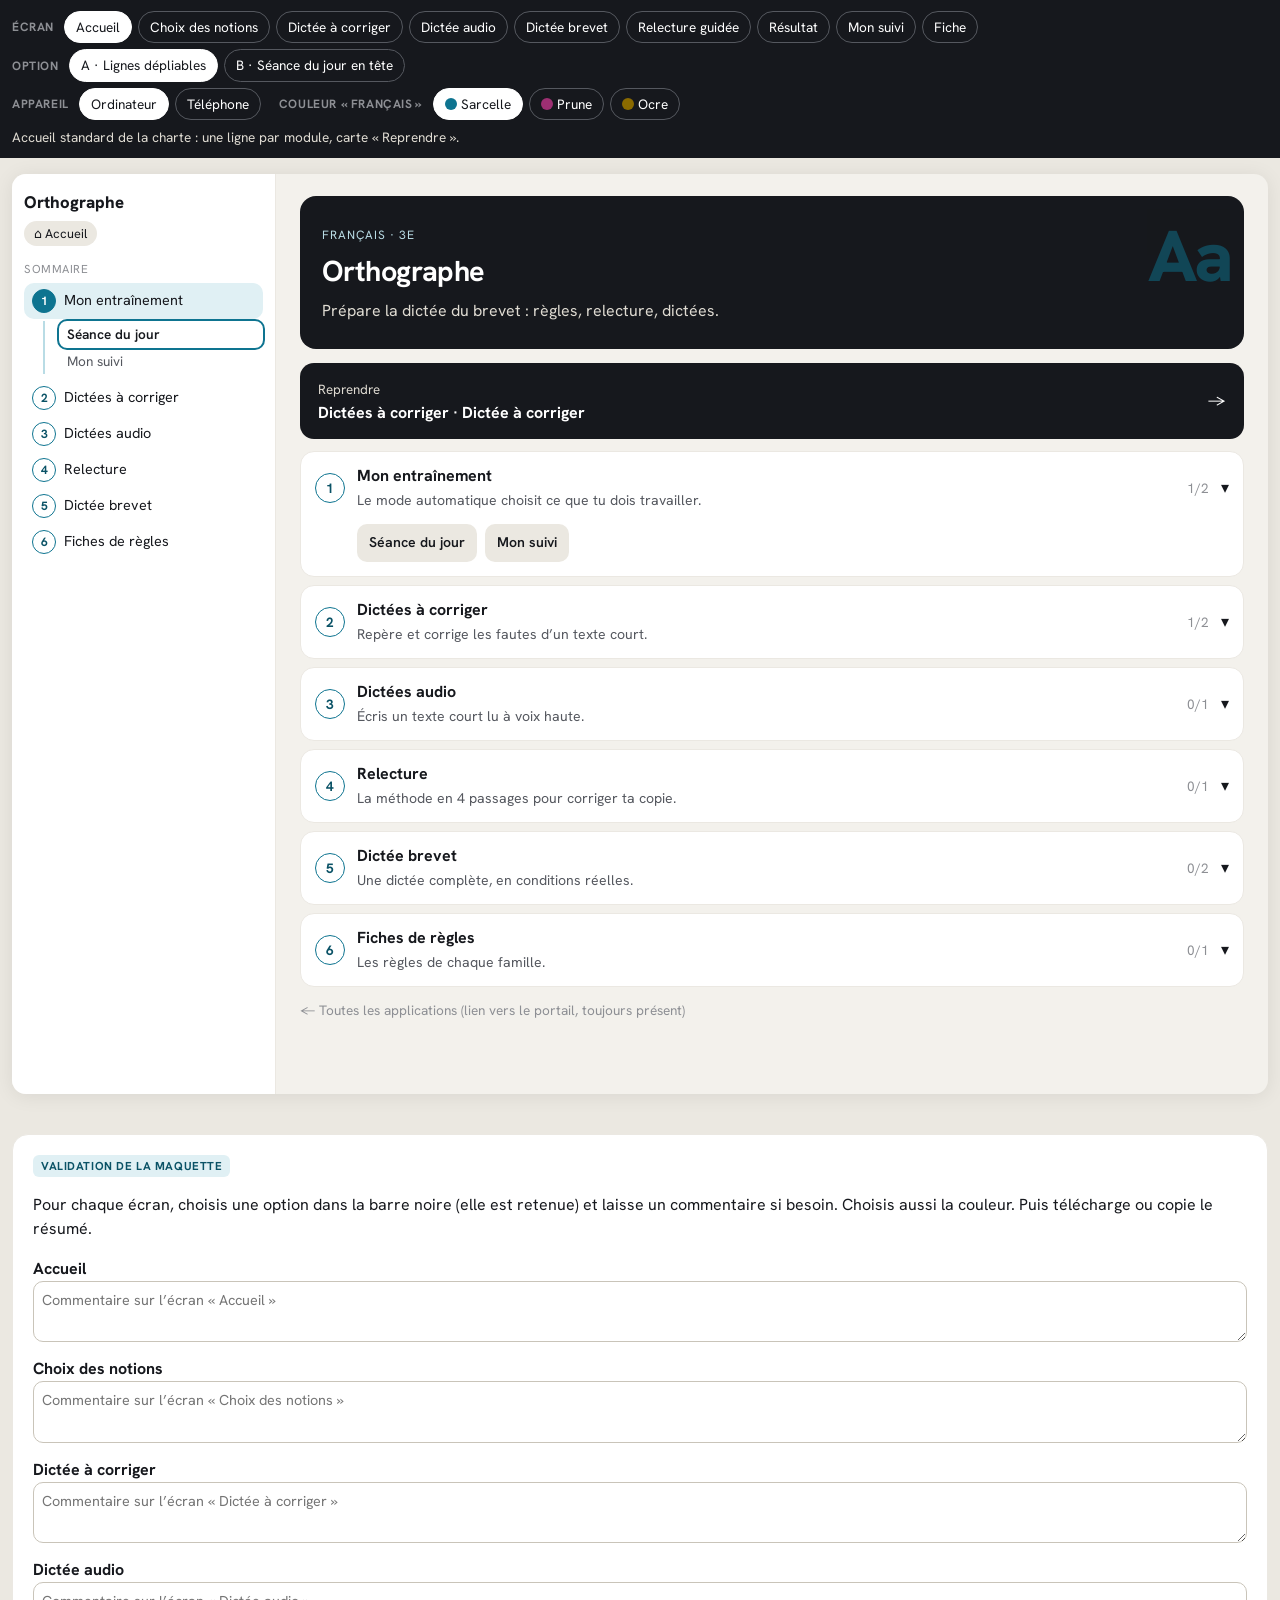
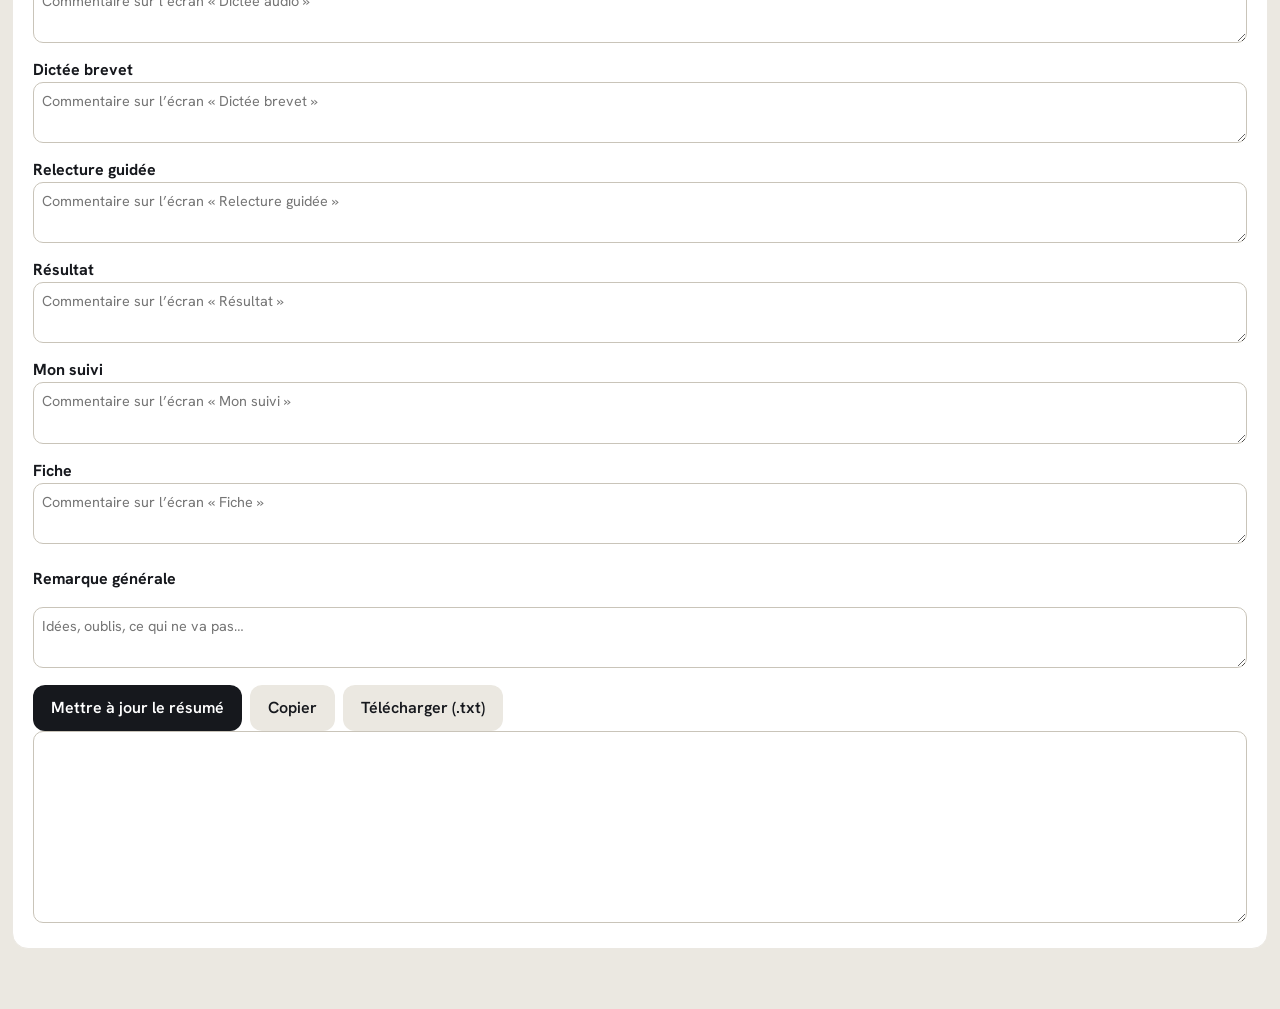
<file: docs/maquettes/orthographe.html>
<!DOCTYPE html>
<html lang="fr" data-matiere="francais" data-teinte="a">
<head>
<meta charset="utf-8">
<meta name="viewport" content="width=device-width, initial-scale=1">
<title>Maquette : Orthographe (3e)</title>
<link rel="stylesheet" href="../../assets/theme.css">
<style>
/* =====================================================================
   Maquette de l'application Orthographe (3e, dictée du brevet)
   ---------------------------------------------------------------------
   Une seule page : barre de maquette (écran, option, appareil, couleur)
   puis un « cadre » qui simule l'application (sommaire à gauche sur
   ordinateur, bandeau « où suis-je » sur téléphone).
   Couleurs : variables de assets/theme.css. Seule exception : les trois
   teintes proposées pour le nouveau domaine « Français » (à valider,
   puis à déclarer dans theme.css).
   ===================================================================== */
html:root[data-teinte="a"] { --accent: #0e7490; --accent-ink: #0a5266; --cle-bg: #e0f0f4; --cle-line: #b9dce5; }
html:root[data-teinte="b"] { --accent: #9d2f72; --accent-ink: #6e1f50; --cle-bg: #f6e6ef; --cle-line: #e7c3d7; }
html:root[data-teinte="c"] { --accent: #8a6a00; --accent-ink: #5f4900; --cle-bg: #f5eed6; --cle-line: #e6d9a8; }

* { box-sizing: border-box; }
body { margin: 0; background: var(--paper-2); color: var(--ink); font-family: var(--font-sans); line-height: 1.5; }
button { font: inherit; color: inherit; touch-action: manipulation; -webkit-tap-highlight-color: transparent; }

/* ---------------- barre de la maquette (hors application) */
.mq { position: sticky; top: 0; z-index: 50; background: var(--ink); color: var(--sheet); padding: 8px 12px; }
.mq-l { display: flex; gap: 6px; align-items: center; overflow-x: auto; padding: 3px 0; scrollbar-width: thin; }
.mq-l b { font-size: .75rem; text-transform: uppercase; letter-spacing: .05em; color: var(--ink-3); flex: none; margin-right: 4px; }
.mq-p { flex: none; border: 1px solid var(--ink-2); background: transparent; color: var(--sheet); border-radius: 99px; padding: 5px 11px; font-size: .85rem; cursor: pointer; }
.mq-p.on { background: var(--sheet); color: var(--ink); border-color: var(--sheet); }
.mq-p .pt { display: inline-block; width: 12px; height: 12px; border-radius: 50%; vertical-align: -1px; margin-right: 4px; }
.mq-desc { font-size: .85rem; color: var(--paper-3); margin: 4px 0 2px; }

/* ---------------- cadre : application simulée */
.scene { padding: 16px 12px 40px; display: flex; justify-content: center; }
.cadre { background: var(--paper); width: 100%; max-width: 1280px; min-height: 80vh; border-radius: 14px; box-shadow: 0 2px 20px rgba(0,0,0,.08); position: relative; overflow: hidden; display: flex; }
.cadre.tel { max-width: 390px; display: block; border-radius: 28px; border: 8px solid var(--ink); min-height: 760px; }
.som { width: 264px; flex: none; background: var(--sheet); border-right: 1px solid var(--line); padding: 16px 12px; font-size: .9rem; }
.cadre.tel .som { display: none; }
.som-app { font-weight: 800; font-size: 1.05rem; }
.som-acc { display: inline-block; margin: 6px 0 14px; padding: 3px 10px; border-radius: 99px; background: var(--paper-2); font-size: .8rem; }
.som-lab { font-size: .72rem; text-transform: uppercase; color: var(--ink-3); letter-spacing: .05em; margin-bottom: 6px; }
.som-m { display: flex; align-items: center; gap: 8px; padding: 6px 8px; border-radius: 10px; cursor: pointer; }
.som-m.on { background: var(--cle-bg); }
.som-n { width: 24px; height: 24px; border-radius: 50%; border: 1.5px solid var(--accent); color: var(--accent-ink); display: grid; place-items: center; font-size: .75rem; font-weight: 700; flex: none; }
.som-m.on .som-n { background: var(--accent); color: var(--sheet); }
.som-pages { margin: 2px 0 6px 19px; padding-left: 14px; border-left: 2px solid var(--cle-line); }
.som-pg { display: block; padding: 3px 8px; border-radius: 8px; color: var(--ink-2); cursor: pointer; font-size: .85rem; }
.som-pg.on { outline: 2px solid var(--accent); color: var(--ink); font-weight: 600; background: var(--sheet); }
.bandeau { display: none; }
.cadre.tel .bandeau { display: flex; align-items: center; gap: 10px; height: 54px; padding: 0 10px; background: var(--sheet); border-bottom: 1px solid var(--line); }
.bandeau .pil { flex: 1; display: flex; align-items: center; gap: 8px; background: var(--cle-bg); border-radius: 99px; padding: 5px 12px 5px 6px; min-width: 0; }
.bandeau .pil small { display: block; color: var(--accent-ink); font-size: .7rem; line-height: 1.1; }
.bandeau .pil b { display: block; font-size: .88rem; line-height: 1.2; white-space: nowrap; overflow: hidden; text-overflow: ellipsis; }
.corps { flex: 1; min-width: 0; padding: 22px 24px 60px; overflow-x: hidden; }
.cadre.tel .corps { padding: 14px 12px 50px; }
.page { max-width: 60rem; margin: 0 auto; }

/* ---------------- éléments de l'application (charte) */
.carte { background: var(--sheet); border: 1px solid var(--line); border-radius: 16px; padding: 18px 20px; margin: 0 0 14px; }
.cadre.tel .carte { padding: 14px; }
.badge { display: inline-block; font-size: .72rem; text-transform: uppercase; letter-spacing: .05em; font-weight: 700; background: var(--cle-bg); color: var(--accent-ink); border-radius: 6px; padding: 2px 8px; }
h2.titre { margin: 8px 0 4px; font-size: 1.45rem; }
.ctx { color: var(--ink-2); margin: 0; }
.btn { border: 0; border-radius: 12px; padding: 11px 18px; background: var(--ink); color: var(--sheet); font-weight: 600; cursor: pointer; min-height: 46px; }
.btn.sec { background: var(--paper-2); color: var(--ink); }
.btn.acc { background: var(--accent); color: var(--sheet); }
.btn.pt { padding: 6px 12px; min-height: 38px; font-size: .88rem; border-radius: 10px; }
.rangee { display: flex; flex-wrap: wrap; gap: 8px; align-items: center; }
.cle { background: var(--cle-bg); border-left: 4px solid var(--accent); border-radius: 10px; padding: 10px 14px; margin: 10px 0; }
.ok { background: var(--success-bg); color: var(--success-text); border-radius: 10px; padding: 10px 14px; margin: 10px 0; }
.ko { background: var(--danger-bg); color: var(--danger-text); border-radius: 10px; padding: 10px 14px; margin: 10px 0; }
.neutre { background: var(--paper); border-radius: 10px; padding: 10px 14px; margin: 10px 0; color: var(--ink-2); }
.petit { font-size: .85rem; color: var(--ink-3); }
.seg { display: inline-flex; background: var(--paper-2); border-radius: 12px; padding: 3px; gap: 2px; flex-wrap: wrap; }
.seg button { border: 0; background: transparent; border-radius: 9px; padding: 7px 12px; cursor: pointer; font-size: .88rem; min-height: 38px; }
.seg button.on { background: var(--sheet); box-shadow: 0 1px 3px rgba(0,0,0,.12); font-weight: 700; }
.reglage { display: grid; grid-template-columns: 11rem 1fr; gap: 6px 12px; align-items: center; margin: 6px 0; }
.cadre.tel .reglage { grid-template-columns: 1fr; }
.reglage > span { font-size: .88rem; color: var(--ink-2); }

/* ---------------- accueil */
.hero { background: var(--ink); color: var(--sheet); border-radius: 16px; padding: 26px 22px; margin-bottom: 14px; position: relative; overflow: hidden; }
.hero small { color: var(--cle-line); text-transform: uppercase; letter-spacing: .08em; font-size: .75rem; }
.hero h1 { margin: 4px 0 6px; font-size: 1.8rem; }
.hero p { margin: 0; color: var(--paper-3); }
.hero .lettres { position: absolute; right: 14px; top: 6px; font-size: 4.5rem; font-weight: 800; color: var(--accent); opacity: .5; letter-spacing: -.04em; }
.reprendre { background: var(--ink); color: var(--sheet); border-radius: 14px; padding: 14px 18px; display: flex; justify-content: space-between; align-items: center; margin-bottom: 12px; }
.mod { background: var(--sheet); border: 1px solid var(--line); border-radius: 14px; margin-bottom: 8px; }
.mod-t { display: flex; align-items: center; gap: 12px; padding: 12px 14px; cursor: pointer; }
.mod-t .som-n { width: 30px; height: 30px; font-size: .85rem; }
.mod-t div { flex: 1; min-width: 0; }
.mod-t b { display: block; }
.mod-t span.d { color: var(--ink-2); font-size: .88rem; }
.cadre.tel .mod-t span.d { display: none; }
.mod-c { padding: 0 14px 14px 56px; display: none; }
.cadre.tel .mod-c { padding-left: 14px; }
.mod.ouvert .mod-c { display: block; }
.seance { border: 2px solid var(--accent); }
.seance h3 { margin: 0 0 6px; }
.pastilles-r { display: flex; flex-wrap: wrap; gap: 6px; margin: 8px 0; }
.pr { background: var(--cle-bg); color: var(--accent-ink); border-radius: 99px; padding: 3px 10px; font-size: .82rem; font-weight: 600; }

/* ---------------- texte de dictée */
.dictee { font-size: 1.15rem; line-height: 2.2; background: var(--sheet); border-radius: 12px; }
.cadre.tel .dictee { font-size: 1.05rem; }
.mot { border-radius: 5px; padding: 1px 2px; cursor: default; }
.repere .mot, .cliquable .mot { cursor: pointer; }
.cliquable .mot:hover { background: var(--paper-2); }
.mot.faute { background: var(--cle-bg); border-bottom: 2px dashed var(--accent); cursor: pointer; }
.mot.sel { outline: 2px solid var(--accent); }
.mot.corrige { background: var(--success-bg); color: var(--success-text); border-bottom: 0; font-weight: 600; }
.mot.rate { background: var(--danger-bg); color: var(--danger-text); border-bottom: 0; }
.mot.fausse { background: var(--paper-2); text-decoration: underline wavy var(--ink-3); }
.fin { display: inline-flex; align-items: baseline; }
.fin input { width: 4.2em; font: inherit; font-size: 16px; border: 0; border-bottom: 2px solid var(--accent); background: var(--cle-bg); padding: 0 3px; border-radius: 4px 4px 0 0; color: var(--ink); }
.fin input.okc { border-color: var(--success); background: var(--success-bg); }
.fin input.koc { border-color: var(--danger); background: var(--danger-bg); }
.panneau { border: 2px solid var(--accent); border-radius: 14px; padding: 14px; background: var(--sheet); margin-top: 10px; }
.choix { display: flex; flex-wrap: wrap; gap: 8px; margin: 8px 0; }
.choix button { min-height: 46px; min-width: 6rem; border: 1px solid var(--line-strong); background: var(--sheet); border-radius: 12px; padding: 8px 14px; cursor: pointer; font-size: 1.05rem; }
.choix button.bon { background: var(--success-bg); border-color: var(--success); color: var(--success-text); }
.choix button.mauvais { background: var(--danger-bg); border-color: var(--danger); color: var(--danger-text); }
input.champ { font: inherit; font-size: 16px; border: 1px solid var(--line-strong); border-radius: 10px; padding: 9px 12px; min-height: 46px; background: var(--sheet); color: var(--ink); }
.regle-pop { background: var(--paper); border-radius: 12px; padding: 12px 14px; margin-top: 10px; font-size: .95rem; }
.regle-pop h4 { margin: 0 0 4px; }
.regle-pop mark { background: var(--cle-bg); color: var(--accent-ink); font-weight: 700; padding: 0 2px; border-radius: 3px; }
.deux { display: grid; grid-template-columns: 1.4fr 1fr; gap: 14px; }
.cadre.tel .deux { grid-template-columns: 1fr; }
.liste-f { list-style: none; margin: 0; padding: 0; }
.liste-f li { border-bottom: 1px dashed var(--paper-3); padding: 8px 0; }
.points { display: flex; gap: 6px; justify-content: center; margin: 10px 0; }
.points i { width: 10px; height: 10px; border-radius: 50%; background: var(--paper-3); }
.points i.on { background: var(--accent); }
.points i.fait { background: var(--ink-3); }

/* ---------------- audio */
.lecteur { display: flex; flex-wrap: wrap; gap: 8px; align-items: center; }
.rond { width: 58px; height: 58px; border-radius: 50%; border: 0; background: var(--accent); color: var(--sheet); font-size: 1.4rem; cursor: pointer; }
.rond.sec { background: var(--paper-2); color: var(--ink); width: 50px; height: 50px; font-size: 1.1rem; }
.groupes { display: flex; gap: 3px; margin: 12px 0; }
.groupes i { flex: 1; height: 8px; border-radius: 99px; background: var(--paper-3); cursor: pointer; }
.groupes i.fait { background: var(--cle-line); }
.groupes i.on { background: var(--accent); }
.gros { font-size: 1.6rem; font-weight: 700; text-align: center; padding: 18px 10px; }
.cache { filter: blur(7px); user-select: none; }
textarea.copie { width: 100%; min-height: 9rem; font: inherit; font-size: 1.1rem; line-height: 2; border: 1px solid var(--line-strong); border-radius: 12px; padding: 10px 14px; background: repeating-linear-gradient(var(--sheet), var(--sheet) 2.15rem, var(--paper-2) 2.2rem); color: var(--ink); }
.etapes { display: flex; gap: 6px; flex-wrap: wrap; margin: 10px 0; }
.etape { flex: 1 1 8rem; border-radius: 12px; padding: 8px 10px; background: var(--paper-2); font-size: .85rem; }
.etape.on { background: var(--accent); color: var(--sheet); }
.etape.fait { background: var(--cle-bg); color: var(--accent-ink); }
.etape b { display: block; font-size: 1rem; }
.chrono { font-size: 2rem; font-weight: 800; font-variant-numeric: tabular-nums; }
.tableau { background: var(--ink); color: var(--sheet); border-radius: 12px; padding: 10px 16px; font-size: 1rem; }

/* ---------------- relecture */
.mot.verbe { background: var(--cle-bg); outline: 2px solid var(--accent); }
.mot.sujet { background: var(--paper-2); outline: 2px dashed var(--accent); }
.passages { display: grid; grid-template-columns: repeat(4, 1fr); gap: 6px; margin: 10px 0; }
.cadre.tel .passages { grid-template-columns: 1fr 1fr; }
.passage { border-radius: 12px; padding: 8px 10px; background: var(--paper-2); font-size: .82rem; cursor: pointer; border: 0; text-align: left; }
.passage b { display: block; font-size: .95rem; }
.passage.on { background: var(--accent); color: var(--sheet); }
.passage.fait { background: var(--cle-bg); color: var(--accent-ink); }
.check { list-style: none; padding: 0; margin: 0; }
.check li { display: flex; gap: 10px; padding: 10px 0; border-bottom: 1px dashed var(--paper-3); }
.check li .c { width: 26px; height: 26px; border-radius: 8px; border: 2px solid var(--accent); flex: none; display: grid; place-items: center; color: var(--sheet); font-weight: 700; }
.check li.fait .c { background: var(--accent); }
.envers { display: flex; flex-wrap: wrap; gap: 6px; font-size: 1.2rem; }
.envers span { background: var(--paper); border-radius: 8px; padding: 4px 10px; cursor: pointer; }
.envers span.on { outline: 2px solid var(--accent); background: var(--sheet); font-weight: 700; }

/* ---------------- résultat et suivi */
.note { display: flex; gap: 18px; align-items: center; flex-wrap: wrap; }
.note .n { font-size: 3.2rem; font-weight: 800; line-height: 1; }
.note .n small { font-size: 1.3rem; color: var(--ink-3); }
.barre { display: grid; grid-template-columns: 12rem 1fr 3rem; gap: 8px; align-items: center; margin: 6px 0; font-size: .9rem; }
.cadre.tel .barre { grid-template-columns: 7.5rem 1fr 2.6rem; font-size: .82rem; }
.barre .j { height: 10px; background: var(--paper-3); border-radius: 99px; overflow: hidden; }
.barre .j i { display: block; height: 100%; background: var(--accent); border-radius: 99px; }
.barre .j i.bas { background: var(--danger); }
.barre .j i.haut { background: var(--success); }
table.t { border-collapse: collapse; width: 100%; font-size: .9rem; }
table.t td, table.t th { text-align: left; padding: 7px 8px; border-bottom: 1px solid var(--line); vertical-align: top; }
.grille { overflow-x: auto; }
.grille table { border-collapse: separate; border-spacing: 4px; }
.grille th { font-size: .75rem; color: var(--ink-2); font-weight: 600; text-align: left; vertical-align: bottom; }
.tuile { min-width: 3.1rem; height: 2.3rem; border-radius: 8px; font-size: .72rem; font-weight: 700; display: grid; place-items: center; cursor: pointer; border: 0; }
.tuile.m { background: var(--success-bg); color: var(--success-text); }
.tuile.f { background: var(--cle-bg); color: var(--accent-ink); outline: 2px solid var(--accent); }
.tuile.t { background: var(--danger-bg); color: var(--danger-text); }
.tuile.n { background: var(--paper-2); color: var(--ink-3); }
.tuile.v { background: var(--paper); color: var(--paper-3); border: 1px dashed var(--paper-3); }
.legende { display: flex; flex-wrap: wrap; gap: 10px; font-size: .8rem; margin-top: 6px; }
.legende span { display: inline-flex; gap: 5px; align-items: center; }
.legende i { width: 14px; height: 14px; border-radius: 4px; display: inline-block; }
svg.courbe { width: 100%; height: 150px; }

/* ---------------- choix des notions */
.fam { border: 1px solid var(--line); border-radius: 12px; margin: 8px 0; background: var(--sheet); }
.fam-t { display: flex; align-items: center; gap: 10px; padding: 10px 12px; cursor: pointer; }
.fam-t b { flex: 1; }
.fam-c { padding: 0 12px 10px 42px; display: none; }
.fam.ouvert .fam-c { display: block; }
.cadre.tel .fam-c { padding-left: 14px; }
label.cb { display: flex; gap: 10px; align-items: flex-start; padding: 6px 0; cursor: pointer; }
label.cb input { width: 20px; height: 20px; flex: none; accent-color: var(--accent); margin-top: 2px; }
.niv-pt { font-size: .7rem; border-radius: 5px; padding: 1px 6px; background: var(--paper-2); color: var(--ink-2); margin-left: 4px; white-space: nowrap; }
.cartes-niv { display: grid; grid-template-columns: repeat(2, 1fr); gap: 10px; }
.cadre.tel .cartes-niv { grid-template-columns: 1fr; }

/* ---------------- fiche */
.fiche h3 { color: var(--accent-ink); margin: 18px 0 6px; }
.fiche .ex mark { background: var(--cle-bg); color: var(--accent-ink); font-weight: 700; padding: 0 2px; border-radius: 3px; }

/* ---------------- validation de la maquette */
.valid { max-width: 1280px; margin: 0 auto 60px; padding: 0 12px; }
.valid .carte { background: var(--sheet); }
.valid textarea { width: 100%; font: inherit; font-size: .9rem; border: 1px solid var(--line-strong); border-radius: 10px; padding: 8px; min-height: 3rem; background: var(--sheet); color: var(--ink); }
.valid textarea.res { min-height: 12rem; font-size: .82rem; }
.cadre.reel { border: 0; border-radius: 0; max-width: none; min-height: 0; box-shadow: none; }
.scene.reel { padding: 0; }
@media (prefers-reduced-motion: reduce) { * { transition: none !important; animation: none !important; } }
</style>
</head>
<body>

<!-- ================= Barre de la maquette ================= -->
<div class="mq">
  <div class="mq-l" id="mq-ecrans"><b>Écran</b></div>
  <div class="mq-l" id="mq-options"><b>Option</b></div>
  <div class="mq-l"><b>Appareil</b>
    <button class="mq-p" data-app="ordi">Ordinateur</button><button class="mq-p" data-app="tel">Téléphone</button>
    <b style="margin-left:12px">Couleur « Français »</b>
    <button class="mq-p" data-teinte="a"><span class="pt" style="background:#0e7490"></span>Sarcelle</button>
    <button class="mq-p" data-teinte="b"><span class="pt" style="background:#9d2f72"></span>Prune</button>
    <button class="mq-p" data-teinte="c"><span class="pt" style="background:#8a6a00"></span>Ocre</button>
  </div>
  <div class="mq-desc" id="mq-desc"></div>
</div>

<div class="scene">
  <div class="cadre" id="cadre">
    <nav class="som" id="som"></nav>
    <div class="bandeau" id="bandeau"></div>
    <main class="corps"><div class="page" id="page"></div></main>
  </div>
</div>

<!-- ================= Validation de la maquette ================= -->
<div class="valid">
  <div class="carte">
    <span class="badge">Validation de la maquette</span>
    <p>Pour chaque écran, choisis une option dans la barre noire (elle est retenue) et laisse un commentaire si besoin. Choisis aussi la couleur. Puis télécharge ou copie le résumé.</p>
    <div id="comm-zone"></div>
    <p><b>Remarque générale</b></p>
    <textarea id="comm-gen" placeholder="Idées, oublis, ce qui ne va pas…"></textarea>
    <div class="rangee" style="margin-top:10px">
      <button class="btn" id="b-res">Mettre à jour le résumé</button>
      <button class="btn sec" id="b-cop">Copier</button>
      <button class="btn sec" id="b-tel">Télécharger (.txt)</button>
    </div>
    <textarea class="res" id="res" readonly aria-label="Résumé"></textarea>
  </div>
</div>

<script src="../orthographe/donnees/regles.js"></script>
<script>
/* =====================================================================
   Moteur de la maquette (espace de noms MQ, IIFE)
   - ECRANS : liste des écrans et de leurs options
   - DICTEE : texte d'exemple annoté (fautes injectées, règle, choix)
   - un rendu par écran ; état gardé dans localStorage['ortho-maquette']
   ===================================================================== */
(function () {
  'use strict';
  var D = window.ORTHO_DONNEES, R = {};
  D.regles.forEach(function (r) { R[r.id] = r; });

  /* ---------------------------------------------- écrans et options */
  var ECRANS = [
    { id: 'accueil', nom: 'Accueil', page: 'Accueil', opts: [
      ['A', 'Lignes dépliables', 'Accueil standard de la charte : une ligne par module, carte « Reprendre ».'],
      ['B', 'Séance du jour en tête', 'La séance proposée par le mode automatique en premier, les modules dessous.'] ] },
    { id: 'notions', nom: 'Choix des notions', page: 'Choisir mes notions', opts: [
      ['A', 'Par famille', 'Cases à cocher regroupées par famille de règles (une case par famille coche tout le groupe).'],
      ['B', 'Par niveau', 'Cases regroupées par niveau de priorité (Socle, Essentiel brevet…).'] ] },
    { id: 'corriger', nom: 'Dictée à corriger', page: 'Dictée à corriger', opts: [
      ['A', 'Texte entier', 'Tout le texte ; on touche un mot, la correction s’ouvre juste dessous.'],
      ['B', 'Phrase par phrase', 'Une phrase à la fois en grand, puis la suivante.'],
      ['C', 'Texte + liste des fautes', 'Le texte à gauche, la liste des corrections à droite (dessous sur téléphone).'] ] },
    { id: 'audio', nom: 'Dictée audio', page: 'Dictée audio', opts: [
      ['A', 'Lecteur à segments', 'Barre des groupes de mots, boutons lire / pause / répéter / précédent / suivant.'],
      ['B', 'Pas à pas', 'Un groupe à la fois, en grand, avec le nombre de lectures ; on avance quand on a fini d’écrire.'] ] },
    { id: 'brevet', nom: 'Dictée brevet', page: 'Dictée brevet complète', opts: [
      ['A', 'Déroulé officiel', 'Les 4 temps du brevet (lecture, dictée, relecture, relecture personnelle) et le chrono de 20 min.'] ] },
    { id: 'relecture', nom: 'Relecture guidée', page: 'Relecture guidée', opts: [
      ['A', 'Un passage à la fois', 'Les 4 passages l’un après l’autre ; aide « verbe → sujet » à la demande.'],
      ['B', 'Liste de contrôle', 'Les 4 passages en liste à cocher à côté de la copie ; l’élève coche quand il a fini.'] ] },
    { id: 'resultat', nom: 'Résultat', page: 'Résultat', opts: [
      ['A', 'Note + barres', 'Note sur 20 en grand, réussite par type d’erreur en barres, fautes avec leur règle.'],
      ['B', 'Tableau détaillé', 'Tableau faute par faute : écrit, attendu, type, points retirés.'] ] },
    { id: 'suivi', nom: 'Mon suivi', page: 'Mon suivi', opts: [
      ['A', 'Carte des compétences', 'Une tuile par règle, par niveau et par famille, colorée selon la maîtrise.'],
      ['B', 'Priorités et évolution', 'Les 3 règles à travailler d’abord, réussite par famille, courbe des notes.'] ] },
    { id: 'fiche', nom: 'Fiche', page: 'Fiche : homophones', opts: [
      ['A', 'Fiche par famille', 'Toutes les règles d’une famille : règle, astuce, exemples, fautes types.'] ] }
  ];

  /* ---------------------------------------------- plan de l'application (proposition) */
  var PLAN = [
    { n: 1, t: 'Mon entraînement', d: 'Le mode automatique choisit ce que tu dois travailler.', pages: [['accueil', 'Séance du jour'], ['suivi', 'Mon suivi']] },
    { n: 2, t: 'Dictées à corriger', d: 'Repère et corrige les fautes d’un texte court.', pages: [['notions', 'Choisir mes notions'], ['corriger', 'Dictée à corriger']] },
    { n: 3, t: 'Dictées audio', d: 'Écris un texte court lu à voix haute.', pages: [['audio', 'Dictée audio']] },
    { n: 4, t: 'Relecture', d: 'La méthode en 4 passages pour corriger ta copie.', pages: [['relecture', 'Relecture guidée']] },
    { n: 5, t: 'Dictée brevet', d: 'Une dictée complète, en conditions réelles.', pages: [['brevet', 'Dictée brevet complète'], ['resultat', 'Résultat']] },
    { n: 6, t: 'Fiches de règles', d: 'Les règles de chaque famille.', pages: [['fiche', 'Fiche : homophones']] }
  ];

  /* ---------------------------------------------- état de la maquette */
  var CLE = 'ortho-maquette';
  var E = { ecran: 'accueil', opt: {}, app: 'ordi', teinte: 'a', comm: {}, gen: '' };
  try { var s = JSON.parse(localStorage.getItem(CLE)); if (s) E = Object.assign(E, s); } catch (e) { /* stockage indisponible */ }
  function garder() { try { localStorage.setItem(CLE, JSON.stringify(E)); } catch (e) { /* stockage indisponible */ } }
  function opt(id) { return E.opt[id] || 'A'; }

  /* ---------------------------------------------- outils */
  function el(t, c, h) { var e = document.createElement(t); if (c) e.className = c; if (h != null) e.innerHTML = h; return e; }
  function esc(s) { return String(s).replace(/&/g, '&amp;').replace(/</g, '&lt;').replace(/>/g, '&gt;'); }
  function marque(s) { return esc(s).replace(/\[\[(.+?)\]\]/g, '<mark>$1</mark>'); }
  function versVue(n) { if (n && n.scrollIntoView) n.scrollIntoView({ block: 'nearest', behavior: 'smooth' }); }

  /* ---------------------------------------------- dictée d'exemple annotée
     {juste|faute|règle|début du mot (fin à écrire)|choix séparés par /} */
  var MODELE = 'Chaque soir, les pêcheurs {rentraient|rentrait|SV2|rentr|rentrait/rentraient/rentrés} au port. ' +
    'Ils rangeaient {leurs|leur|HO9|leur|leur/leurs} filets sur la {jetée|jeté|LX7|jet|jeté/jetée/jetai} {et|est|HO2||et/est/es} regardaient les vagues ' +
    'qui se {brisaient|brisait|SV3|bris|brisait/brisaient/briser} contre les rochers. Ma sœur et moi allions les rejoindre pour les aider à ' +
    '{porter|porté|EE1|port|porté/porter/portait} les paniers.';
  function analyser(m) {
    var T = [], re = /\{([^}]*)\}|([^\s{]+)/g, x, i = 0;
    while ((x = re.exec(m))) {
      if (x[1]) { var p = x[1].split('|'); T.push({ i: i++, j: p[0], f: p[1], r: p[2], deb: p[3], ch: p[4].split('/'), faute: true }); }
      else T.push({ i: i++, j: x[2], f: x[2] });
    }
    return T;
  }
  var DT = analyser(MODELE);
  // état de la correction (partagé par les 3 options)
  var C = null;
  function nouvelleCorrection() {
    C = { reglage: C ? C.reglage : { rep: 'reperees', corr: 'qcm' }, etat: {}, sel: null, fausses: 0, phrase: 0, regle: null };
  }
  nouvelleCorrection();

  /* ---------------------------------------------- navigation simulée */
  function rendreNav() {
    var som = document.getElementById('som'); som.innerHTML = '';
    som.appendChild(el('div', 'som-app', 'Orthographe'));
    som.appendChild(el('span', 'som-acc', '⌂ Accueil'));
    som.appendChild(el('div', 'som-lab', 'Sommaire'));
    var courant = null;
    PLAN.forEach(function (m) {
      var dans = m.pages.some(function (p) { return p[0] === E.ecran; });
      if (dans) courant = m;
      var l = el('div', 'som-m' + (dans ? ' on' : ''), '<span class="som-n">' + m.n + '</span><span>' + esc(m.t) + '</span>');
      l.addEventListener('click', function () { aller(m.pages[0][0]); });
      som.appendChild(l);
      if (dans) {
        var pg = el('div', 'som-pages');
        m.pages.forEach(function (p) {
          var a = el('span', 'som-pg' + (p[0] === E.ecran ? ' on' : ''), esc(p[1]));
          a.addEventListener('click', function () { aller(p[0]); });
          pg.appendChild(a);
        });
        som.appendChild(pg);
      }
    });
    var ec = ECRANS.filter(function (x) { return x.id === E.ecran; })[0];
    var b = document.getElementById('bandeau');
    b.innerHTML = '<div class="pil"><span class="som-n" style="background:var(--accent);color:var(--sheet)">' + (courant ? courant.n : '⌂') + '</span><div style="min-width:0"><small>' +
      esc(courant ? courant.t : 'Orthographe') + '</small><b>' + esc(ec.page) + '</b></div><span style="margin-left:auto">▾</span></div>';
  }
  function aller(id) { E.ecran = id; garder(); rendre(); window.scrollTo(0, 0); }

  /* ---------------------------------------------- barre de la maquette */
  function rendreBarre() {
    var z = document.getElementById('mq-ecrans'); z.querySelectorAll('button').forEach(function (b) { b.remove(); });
    ECRANS.forEach(function (ec) {
      var b = el('button', 'mq-p' + (ec.id === E.ecran ? ' on' : ''), esc(ec.nom));
      b.addEventListener('click', function () { aller(ec.id); });
      z.appendChild(b);
    });
    var o = document.getElementById('mq-options'); o.querySelectorAll('button').forEach(function (b) { b.remove(); });
    var ec = ECRANS.filter(function (x) { return x.id === E.ecran; })[0];
    ec.opts.forEach(function (op) {
      var b = el('button', 'mq-p' + (opt(ec.id) === op[0] ? ' on' : ''), op[0] + ' · ' + esc(op[1]));
      b.addEventListener('click', function () { E.opt[ec.id] = op[0]; garder(); rendre(); });
      o.appendChild(b);
    });
    var cur = ec.opts.filter(function (op) { return op[0] === opt(ec.id); })[0];
    document.getElementById('mq-desc').textContent = cur[2];
    document.querySelectorAll('[data-app]').forEach(function (b) { b.classList.toggle('on', b.dataset.app === E.app); });
    document.querySelectorAll('[data-teinte]').forEach(function (b) { if (b.tagName === 'BUTTON') b.classList.toggle('on', b.dataset.teinte === E.teinte); });
    document.documentElement.dataset.teinte = E.teinte;
    // sur un vrai téléphone, la vue téléphone s'impose (sans cadre d'appareil)
    var etroit = window.innerWidth < 900;
    document.getElementById('cadre').className = 'cadre ' + (etroit ? 'tel reel' : E.app);
    document.querySelector('.scene').classList.toggle('reel', etroit);
  }
  document.querySelectorAll('[data-app]').forEach(function (b) { b.addEventListener('click', function () { E.app = b.dataset.app; garder(); rendre(); }); });
  document.querySelectorAll('button[data-teinte]').forEach(function (b) { b.addEventListener('click', function () { E.teinte = b.dataset.teinte; garder(); rendreBarre(); }); });

  /* ---------------------------------------------- en-tête de page (charte) */
  function entete(badge, titre, ctx) {
    var c = el('div', 'carte');
    c.innerHTML = '<span class="badge">' + badge + '</span><h2 class="titre">' + titre + '</h2><p class="ctx">' + ctx + '</p>';
    return c;
  }
  function blocRegle(id) {
    var r = R[id]; if (!r) return el('div');
    var b = el('div', 'regle-pop');
    b.innerHTML = '<h4>' + esc(r.titre) + '</h4><p style="margin:4px 0">' + esc(r.regle) + '</p><p style="margin:4px 0"><b>Astuce :</b> ' + esc(r.astuce) + '</p>' +
      '<p style="margin:4px 0">' + r.exemples.slice(0, 2).map(marque).join(' · ') + '</p><span class="petit">Fiche complète →</span>';
    return b;
  }

  /* =============================================== ÉCRAN : accueil */
  function ecranAccueil(P) {
    var h = el('div', 'hero', '<span class="lettres">Aa</span><small>Français · 3e</small><h1>Orthographe</h1><p>Prépare la dictée du brevet : règles, relecture, dictées.</p>');
    P.appendChild(h);
    if (opt('accueil') === 'B') {
      var s = el('div', 'carte seance');
      s.innerHTML = '<span class="badge">Séance du jour · 10 min</span><h3 style="margin-top:8px">On travaille d’abord ce qui te coûte le plus de points</h3>' +
        '<div class="pastilles-r"><span class="pr">EE1 -er ou -é</span><span class="pr">SV2 ils … -ent</span><span class="pr">HO2 et / est</span></div>' +
        '<p class="petit">3 dictées courtes · 1 relecture guidée · basé sur tes 5 dernières séances</p>';
      var b = el('button', 'btn acc', 'Commencer la séance →'); b.addEventListener('click', function () { aller('corriger'); });
      s.appendChild(b); P.appendChild(s);
    } else {
      var rp = el('div', 'reprendre', '<div><small style="color:var(--paper-3)">Reprendre</small><br><b>Dictées à corriger · Dictée à corriger</b></div><span>→</span>');
      rp.addEventListener('click', function () { aller('corriger'); }); P.appendChild(rp);
    }
    PLAN.forEach(function (m, k) {
      var d = el('div', 'mod' + (k === (opt('accueil') === 'B' ? 1 : 0) ? ' ouvert' : ''));
      var t = el('div', 'mod-t', '<span class="som-n">' + m.n + '</span><div><b>' + esc(m.t) + '</b><span class="d">' + esc(m.d) + '</span></div><span class="petit">' + (k < 2 ? '1/' + m.pages.length : '0/' + m.pages.length) + '</span><span>▾</span>');
      t.addEventListener('click', function () { var o = d.classList.contains('ouvert'); P.querySelectorAll('.mod').forEach(function (x) { x.classList.remove('ouvert'); }); if (!o) d.classList.add('ouvert'); });
      d.appendChild(t);
      var c = el('div', 'mod-c'), r = el('div', 'rangee');
      m.pages.forEach(function (p, i) {
        var b = el('button', 'btn sec pt', esc(p[1]) + (k === 1 && i === 1 ? ' · 14/20' : ''));
        b.addEventListener('click', function () { aller(p[0]); }); r.appendChild(b);
      });
      c.appendChild(r); d.appendChild(c); P.appendChild(d);
    });
    P.appendChild(el('p', 'petit', '← Toutes les applications (lien vers le portail, toujours présent)'));
  }

  /* =============================================== ÉCRAN : choix des notions */
  var choisies = {}; D.regles.forEach(function (r) { if (r.niveau === 1) choisies[r.id] = true; });
  function ecranNotions(P) {
    P.appendChild(entete('Dictées à corriger · Réglages', 'Choisis ce que tu veux travailler', 'Coche les <b>notions</b>, puis règle la <b>difficulté</b>. Le texte contiendra des fautes sur ces notions seulement.'));
    var c = el('div', 'carte');
    var auto = el('label', 'cb', '<input type="checkbox"> <span><b>Mode automatique</b><br><span class="petit">L’application choisit les notions d’après ton suivi : d’abord le socle, puis ce qui te coûte des points.</span></span>');
    c.appendChild(auto);
    var compteur = el('p', 'petit');
    function majCompte() { compteur.textContent = Object.keys(choisies).filter(function (k) { return choisies[k]; }).length + ' notions cochées'; }
    function caseRegle(r) {
      var l = el('label', 'cb', '<input type="checkbox"' + (choisies[r.id] ? ' checked' : '') + '> <span>' + esc(r.titre) + '<span class="niv-pt">' + (opt('notions') === 'A' ? 'niveau ' + r.niveau : D.familles.filter(function (f) { return f.id === r.famille; })[0].nom) + '</span></span>');
      l.querySelector('input').addEventListener('change', function (ev) { choisies[r.id] = ev.target.checked; majCompte(); majGroupes(); });
      return l;
    }
    var groupes = [];
    function groupe(titre, liste, zone) {
      var f = el('div', 'fam'), t = el('div', 'fam-t'), cb = el('input'); cb.type = 'checkbox'; cb.style.cssText = 'width:20px;height:20px;accent-color:var(--accent)';
      t.appendChild(cb); t.appendChild(el('b', '', esc(titre))); var n = el('span', 'petit'); t.appendChild(n); t.appendChild(el('span', '', '▾'));
      cb.addEventListener('click', function (ev) { ev.stopPropagation(); });
      cb.addEventListener('change', function () { liste.forEach(function (r) { choisies[r.id] = cb.checked; }); f.querySelectorAll('.fam-c input').forEach(function (i) { i.checked = cb.checked; }); majCompte(); majGroupes(); });
      t.addEventListener('click', function () { f.classList.toggle('ouvert'); });
      var cc = el('div', 'fam-c'); liste.forEach(function (r) { cc.appendChild(caseRegle(r)); });
      f.appendChild(t); f.appendChild(cc); zone.appendChild(f);
      groupes.push(function () { var k = liste.filter(function (r) { return choisies[r.id]; }).length; cb.checked = k === liste.length; cb.indeterminate = k > 0 && k < liste.length; n.textContent = k + '/' + liste.length; });
    }
    function majGroupes() { groupes.forEach(function (g) { g(); }); }
    if (opt('notions') === 'A') {
      D.familles.forEach(function (f) { groupe(f.nom, D.regles.filter(function (r) { return r.famille === f.id; }), c); });
    } else {
      var g = el('div', 'cartes-niv'); c.appendChild(g);
      D.niveaux.forEach(function (n) { var z = el('div'); z.appendChild(el('p', '', '<b>Niveau ' + n.n + ' · ' + esc(n.nom) + '</b><br><span class="petit">' + esc(n.desc) + '</span>')); g.appendChild(z); groupe('Tout le niveau ' + n.n, D.regles.filter(function (r) { return r.niveau === n.n; }), z); });
    }
    c.appendChild(compteur); majCompte(); majGroupes();
    P.appendChild(c);
    var d = el('div', 'carte'); d.appendChild(el('h3', '', 'Difficulté'));
    d.appendChild(reglages());
    var b = el('button', 'btn acc', 'Créer la dictée →'); b.style.marginTop = '12px'; b.addEventListener('click', function () { aller('corriger'); });
    d.appendChild(b); P.appendChild(d);
  }
  function seg(nom, choix, val, fn) {
    var r = el('div', 'reglage'); r.appendChild(el('span', '', nom));
    var s = el('div', 'seg');
    choix.forEach(function (c) { var b = el('button', c[0] === val ? 'on' : '', c[1]); b.addEventListener('click', function () { fn(c[0]); }); s.appendChild(b); });
    r.appendChild(s); return r;
  }
  function reglages() {
    var z = el('div');
    var fin = C.reglage.corr === 'fin';
    z.appendChild(seg('Les fautes', [['reperees', 'Déjà repérées'], ['arep', 'À repérer']], fin ? 'reperees' : C.reglage.rep, function (v) { C.reglage.rep = v; if (fin) C.reglage.corr = 'qcm'; nouvelleCorrection(); rendre(); }));
    z.appendChild(seg('Pour corriger', [['qcm', 'Choix multiples'], ['saisie', 'J’écris le mot'], ['fin', 'J’écris la fin du mot']], C.reglage.corr, function (v) { C.reglage.corr = v; nouvelleCorrection(); rendre(); }));
    z.appendChild(seg('Longueur', [['c', 'Très courte'], ['m', 'Courte'], ['b', 'Brevet']], 'c', function () {}));
    return z;
  }

  /* =============================================== ÉCRAN : dictée à corriger */
  function etatF(t) { return C.etat[t.i] || (C.etat[t.i] = { trouve: C.reglage.rep === 'reperees', essais: 0, fini: false, juste: false }); }
  function classeMot(t) {
    if (!t.faute) return 'mot' + (C.etat['x' + t.i] ? ' fausse' : '');
    var e = etatF(t), c = 'mot';
    if (e.fini) c += e.juste ? ' corrige' : ' rate';
    else if (e.trouve) c += ' faute';
    if (C.sel === t.i) c += ' sel';
    return c;
  }
  function texteMot(t) { var e = t.faute ? etatF(t) : null; return e && e.fini ? t.j : t.f; }
  function rendreTexte(zone, liste, surClic) {
    var p = el('div', 'dictee' + (C.reglage.rep === 'arep' ? ' cliquable' : ' repere'));
    liste.forEach(function (t, k) {
      if (t.faute && C.reglage.corr === 'fin' && !etatF(t).fini) {
        var w = el('span', 'fin'), inp = el('input');
        inp.setAttribute('aria-label', 'Fin du mot ' + t.deb + '…'); inp.autocomplete = 'off'; inp.spellcheck = false;
        w.appendChild(document.createTextNode(t.deb)); w.appendChild(inp);
        inp.addEventListener('keydown', function (ev) { if (ev.key === 'Enter') verifierFin(t, inp); });
        inp.addEventListener('blur', function () { if (inp.value) verifierFin(t, inp); });
        p.appendChild(w);
      } else {
        var s = el('span', classeMot(t), esc(texteMot(t)));
        s.addEventListener('click', function () { surClic(t); });
        p.appendChild(s);
      }
      if (k < liste.length - 1) p.appendChild(document.createTextNode(' '));
    });
    zone.appendChild(p);
  }
  function verifierFin(t, inp) {
    var e = etatF(t), v = inp.value.trim();
    if (!v || e.fini) return;
    e.essais++;
    if (t.deb + v === t.j) { e.fini = true; e.juste = e.essais === 1; C.sel = t.i; C.msg = 'ok'; rendre(); }
    else { inp.classList.add('koc'); C.sel = t.i; C.msg = 'ko'; C.regle = null; afficherPanneauSeul(t); }
  }
  var zonePanneau = null;
  function afficherPanneauSeul(t) { if (!zonePanneau) return; zonePanneau.innerHTML = ''; zonePanneau.appendChild(panneau(t)); versVue(zonePanneau); }
  function clicMot(t) {
    if (C.reglage.corr === 'fin') return;
    if (!t.faute) {
      if (C.reglage.rep === 'arep') { C.etat['x' + t.i] = true; C.fausses++; C.sel = null; C.msg = 'fausse'; C.motFaux = t.j; rendre(); }
      return;
    }
    var e = etatF(t); if (e.fini) { C.sel = t.i; C.msg = null; rendre(); return; }
    e.trouve = true; C.sel = t.i; C.msg = null; C.regle = null; rendre();
  }
  function panneau(t) {
    var b = el('div', 'panneau'), e = t ? etatF(t) : null;
    if (C.msg === 'fausse') { b.className = 'neutre'; b.innerHTML = '« ' + esc(C.motFaux) + ' » est juste : ce n’est pas une faute.'; return b; }
    if (t == null) { b.className = 'neutre'; b.innerHTML = C.reglage.rep === 'arep' ? 'Touche un mot qui te semble faux.' : (C.reglage.corr === 'fin' ? 'Écris la fin de chaque mot souligné.' : 'Touche un mot en couleur pour le corriger.'); return b; }
    b.appendChild(el('div', '', '<b>« ' + esc(e.fini ? t.j : (C.reglage.corr === 'fin' ? t.deb + '…' : t.f)) + ' »</b>'));
    if (e.fini) {
      b.appendChild(el('div', e.juste ? 'ok' : 'ok', (e.juste ? '<b>Juste !</b> ' : '<b>C’est juste.</b> ') + 'On écrit <b>' + esc(t.j) + '</b>.'));
    } else if (C.reglage.corr === 'qcm') {
      b.appendChild(el('div', 'petit', 'Choisis la bonne écriture :'));
      var ch = el('div', 'choix');
      t.ch.forEach(function (x) {
        var k = el('button', '', esc(x));
        k.addEventListener('click', function () {
          e.essais++;
          if (x === t.j) { e.fini = true; e.juste = e.essais === 1; C.msg = 'ok'; rendre(); }
          else { k.classList.add('mauvais'); C.msg = 'ko'; var m = b.querySelector('.ko') || el('div', 'ko'); m.innerHTML = '<b>Ce n’est pas ça.</b> ' + diag(t); b.appendChild(m); versVue(m); }
        });
        ch.appendChild(k);
      });
      b.appendChild(ch);
    } else if (C.reglage.corr === 'saisie') {
      var r = el('div', 'rangee'), inp = el('input', 'champ'); inp.autocomplete = 'off'; inp.spellcheck = false; inp.value = t.f; inp.setAttribute('aria-label', 'Mot corrigé');
      var v = el('button', 'btn', 'Valider');
      function val() { e.essais++; if (inp.value.trim() === t.j) { e.fini = true; e.juste = e.essais === 1; rendre(); } else { var m = b.querySelector('.ko') || el('div', 'ko'); m.innerHTML = '<b>Ce n’est pas ça.</b> ' + diag(t); b.appendChild(m); versVue(m); } }
      v.addEventListener('click', val); inp.addEventListener('keydown', function (ev) { if (ev.key === 'Enter') val(); });
      r.appendChild(inp); r.appendChild(v); b.appendChild(r);
    } else {
      b.appendChild(el('div', 'ko', '<b>Ce n’est pas ça.</b> ' + diag(t)));
    }
    var rr = el('div', 'rangee'); rr.style.marginTop = '8px';
    var br = el('button', 'btn sec pt', C.regle === t.r ? 'Masquer la règle' : '📖 Rappel de la règle');
    br.addEventListener('click', function () { C.regle = C.regle === t.r ? null : t.r; rendre(); });
    rr.appendChild(br);
    if (!e.fini && e.essais >= 2) { var ar = el('button', 'btn sec pt', 'Afficher la réponse'); ar.addEventListener('click', function () { e.fini = true; e.juste = false; e.affiche = true; rendre(); }); rr.appendChild(ar); }
    b.appendChild(rr);
    if (C.regle === t.r) b.appendChild(blocRegle(t.r));
    return b;
  }
  function diag(t) {
    var D2 = { SV2: 'Le sujet est « les pêcheurs » : pluriel → -ent.', HO9: 'Devant un nom au pluriel (filets), leur est un déterminant : il prend un -s.', LX7: 'La jetée est un nom féminin en [é] : -ée.',
      HO2: 'Remplace par « était » : « était regardaient » ne veut rien dire → et.', SV3: 'Qui est-ce qui se brise ? les vagues (qui = les vagues) → pluriel.', EE1: 'Après « à », remplace par vendre : « à vendre » → infinitif -er.' };
    return D2[t.r] || 'Relis la règle.';
  }
  function bilanCorrection() {
    var f = DT.filter(function (t) { return t.faute; }), fin = f.filter(function (t) { return etatF(t).fini; });
    var b = el('div', 'carte');
    var j = fin.filter(function (t) { return etatF(t).juste; }).length;
    b.innerHTML = '<div class="rangee" style="justify-content:space-between"><span><b>' + fin.length + '/' + f.length + '</b> fautes corrigées' + (C.reglage.rep === 'arep' ? ' · ' + C.fausses + ' mot' + (C.fausses > 1 ? 's' : '') + ' juste' + (C.fausses > 1 ? 's' : '') + ' touché' + (C.fausses > 1 ? 's' : '') : '') + '</span></div>';
    if (fin.length === f.length) {
      var n = Math.max(0, Math.round((20 * j / f.length - C.fausses) * 2) / 2);
      b.appendChild(el('div', 'ok', '<b>Dictée terminée.</b> Note : <b>' + String(n).replace('.', ',') + '/20</b> (' + j + ' du premier coup).'));
      var r = el('div', 'rangee'), a = el('button', 'btn', 'Voir le détail →'), z = el('button', 'btn sec', 'Nouvelle dictée');
      a.addEventListener('click', function () { aller('resultat'); }); z.addEventListener('click', function () { nouvelleCorrection(); rendre(); });
      r.appendChild(a); r.appendChild(z); b.appendChild(r);
    } else if (C.reglage.rep === 'arep') {
      var v = el('button', 'btn sec pt', 'J’ai fini de chercher'); v.addEventListener('click', function () { f.forEach(function (t) { etatF(t).trouve = true; }); rendre(); });
      b.appendChild(v); b.appendChild(el('span', 'petit', '  Les fautes que tu n’as pas trouvées s’affichent, sans points.'));
    }
    return b;
  }
  function ecranCorriger(P) {
    P.appendChild(entete('Dictées à corriger', 'Corrige les fautes', 'Texte de <b>6 fautes</b> sur : accord sujet-verbe, homophones, -er / -é, noms en -ée. <span class="petit">Mode automatique</span>'));
    var rg = el('details', 'carte'); rg.innerHTML = '<summary style="cursor:pointer"><b>Réglages de difficulté</b> <span class="petit">(dans la maquette : change-les pour voir chaque niveau)</span></summary>';
    rg.appendChild(reglages()); if (C.ouvrirReglages !== false) rg.open = true;
    rg.addEventListener('toggle', function () { C.ouvrirReglages = rg.open; });
    P.appendChild(rg);
    var o = opt('corriger'), t = C.sel != null ? DT[C.sel] : null;
    if (o === 'A') {
      var c = el('div', 'carte'); rendreTexte(c, DT, clicMot);
      zonePanneau = el('div'); zonePanneau.appendChild(panneau(t)); c.appendChild(zonePanneau); P.appendChild(c);
    } else if (o === 'B') {
      var ph = phrases(), k = Math.min(C.phrase, ph.length - 1);
      var c2 = el('div', 'carte'); var pts = el('div', 'points'); ph.forEach(function (_, i) { pts.appendChild(el('i', i === k ? 'on' : i < k ? 'fait' : '')); }); c2.appendChild(pts);
      c2.appendChild(el('div', 'petit', 'Phrase ' + (k + 1) + ' sur ' + ph.length));
      var w = el('div'); w.style.fontSize = '1.25em'; rendreTexte(w, ph[k], clicMot); c2.appendChild(w);
      zonePanneau = el('div'); zonePanneau.appendChild(panneau(t && ph[k].indexOf(t) >= 0 ? t : null)); c2.appendChild(zonePanneau);
      var r = el('div', 'rangee'); r.style.marginTop = '10px';
      if (k > 0) { var pr = el('button', 'btn sec', '← Phrase précédente'); pr.addEventListener('click', function () { C.phrase--; C.sel = null; rendre(); }); r.appendChild(pr); }
      if (k < ph.length - 1) { var su = el('button', 'btn', 'Phrase suivante →'); su.addEventListener('click', function () { C.phrase++; C.sel = null; rendre(); }); r.appendChild(su); }
      c2.appendChild(r); P.appendChild(c2);
    } else {
      var g = el('div', 'deux'), c3 = el('div', 'carte'); rendreTexte(c3, DT, clicMot); g.appendChild(c3);
      var l = el('div', 'carte'); l.appendChild(el('b', '', 'Corrections'));
      var ul = el('ul', 'liste-f');
      DT.filter(function (x) { return x.faute && etatF(x).trouve; }).forEach(function (x) {
        var e = etatF(x), li = el('li', '', (e.fini ? '<span class="juste" style="color:var(--success-text);font-weight:700">✓ ' + esc(x.j) + '</span>' : '<b>' + esc(x.f) + '</b> → ?') + ' <span class="petit">' + esc(R[x.r].titre) + '</span>');
        li.style.cursor = 'pointer'; li.addEventListener('click', function () { C.sel = x.i; C.msg = null; rendre(); }); ul.appendChild(li);
      });
      if (!ul.children.length) ul.appendChild(el('li', 'petit', 'Touche les mots faux dans le texte : ils s’ajoutent ici.'));
      l.appendChild(ul); zonePanneau = el('div'); zonePanneau.appendChild(panneau(t)); l.appendChild(zonePanneau); g.appendChild(l); P.appendChild(g);
    }
    P.appendChild(bilanCorrection());
  }
  function phrases() { var ph = [[]]; DT.forEach(function (t) { ph[ph.length - 1].push(t); if (/[.!?]$/.test(t.j)) ph.push([]); }); return ph.filter(function (p) { return p.length; }); }

  /* =============================================== ÉCRAN : dictée audio */
  var GROUPES = ['Chaque soir,', 'les pêcheurs rentraient au port.', 'Ils rangeaient leurs filets', 'sur la jetée', 'et regardaient les vagues', 'qui se brisaient', 'contre les rochers.', 'Ma sœur et moi', 'allions les rejoindre', 'pour les aider', 'à porter les paniers.'];
  var A = { g: -1, lectures: {}, vitesse: 0.85, rep: 2, enCours: false, phase: 'dictee', voix: null };
  function voixFr() { if (!window.speechSynthesis) return null; var v = speechSynthesis.getVoices().filter(function (x) { return /^fr/i.test(x.lang); }); return v[0] || null; }
  function pourDicter(txt) { return txt.replace(/,/g, ', virgule,').replace(/\.$/, '. point.').replace(/\?$/, ' point d’interrogation.'); }
  function dire(txt, fin) {
    if (!window.speechSynthesis) { A.msg = 'La synthèse vocale n’est pas disponible dans ce navigateur.'; rendre(); return; }
    speechSynthesis.cancel();
    var u = new SpeechSynthesisUtterance(txt); u.lang = 'fr-FR'; u.rate = A.vitesse; var v = voixFr(); if (v) u.voice = v; else A.msg = 'Aucune voix française trouvée : le navigateur utilise sa voix par défaut.';
    u.onend = function () { A.enCours = false; if (fin) fin(); majAudio(); };
    A.enCours = true; speechSynthesis.speak(u); majAudio();
  }
  function lireGroupe(i) { A.g = i; A.lectures[i] = (A.lectures[i] || 0) + 1; dire(A.phase === 'dictee' ? pourDicter(GROUPES[i]) : GROUPES[i]); rendre(); }
  function majAudio() { var b = document.getElementById('b-lire'); if (b) b.textContent = A.enCours ? '⏸' : '▶'; }
  function ecranAudio(P) {
    P.appendChild(entete('Dictées audio', 'Écris ce que tu entends', 'Le texte est lu une fois en entier, puis <b>groupe par groupe</b> avec la ponctuation. Mets en pause, réécoute autant que tu veux, puis <b>corrige</b>.'));
    var c = el('div', 'carte');
    c.appendChild(seg('Moment', [['entier', '1. Lecture d’ensemble'], ['dictee', '2. Dictée'], ['relecture', '3. Relecture']], A.phase, function (v) { A.phase = v; if (v !== 'dictee') { A.g = -1; dire(GROUPES.join(' ')); } rendre(); }));
    if (opt('audio') === 'A') {
      var g = el('div', 'groupes'); GROUPES.forEach(function (_, i) { var x = el('i', i === A.g ? 'on' : (A.lectures[i] ? 'fait' : '')); x.title = 'Groupe ' + (i + 1); x.addEventListener('click', function () { lireGroupe(i); }); g.appendChild(x); }); c.appendChild(g);
      var l = el('div', 'lecteur');
      var bp = el('button', 'rond sec', '⏮'); bp.setAttribute('aria-label', 'Groupe précédent'); bp.addEventListener('click', function () { lireGroupe(Math.max(0, A.g - 1)); });
      var bl = el('button', 'rond', '▶'); bl.id = 'b-lire'; bl.setAttribute('aria-label', 'Lire ou mettre en pause');
      bl.addEventListener('click', function () { if (A.enCours) { speechSynthesis.cancel(); A.enCours = false; majAudio(); } else lireGroupe(A.g < 0 ? 0 : A.g); });
      var br = el('button', 'rond sec', '↻'); br.setAttribute('aria-label', 'Répéter le groupe'); br.addEventListener('click', function () { lireGroupe(Math.max(0, A.g)); });
      var bs = el('button', 'rond sec', '⏭'); bs.setAttribute('aria-label', 'Groupe suivant'); bs.addEventListener('click', function () { lireGroupe(Math.min(GROUPES.length - 1, A.g + 1)); });
      [bp, bl, br, bs].forEach(function (x) { l.appendChild(x); });
      l.appendChild(el('span', 'petit', A.g >= 0 ? 'Groupe ' + (A.g + 1) + '/' + GROUPES.length + ' · lu ' + (A.lectures[A.g] || 0) + ' fois' : 'Appuie sur ▶ pour commencer'));
      c.appendChild(l);
    } else {
      var k = Math.max(0, A.g);
      c.appendChild(el('div', 'petit', 'Groupe ' + (k + 1) + ' sur ' + GROUPES.length + ' · lu ' + (A.lectures[k] || 0) + ' fois sur ' + A.rep));
      var gr = el('div', 'gros cache', esc(GROUPES[k])); gr.title = 'Texte caché pendant la dictée'; c.appendChild(gr);
      var r = el('div', 'rangee'); r.style.justifyContent = 'center';
      var e1 = el('button', 'btn acc', '🔊 Écouter'); e1.addEventListener('click', function () { lireGroupe(k); });
      var e2 = el('button', 'btn', 'J’ai écrit, groupe suivant →'); e2.addEventListener('click', function () { if (k < GROUPES.length - 1) lireGroupe(k + 1); });
      r.appendChild(e1); r.appendChild(e2); c.appendChild(r);
    }
    var rg = el('div'); rg.style.marginTop = '10px';
    rg.appendChild(seg('Vitesse', [['0.7', 'Lente'], ['0.85', 'Normale'], ['1', 'Rapide']], String(A.vitesse), function (v) { A.vitesse = +v; rendre(); }));
    rg.appendChild(seg('Lectures par groupe', [['1', '1'], ['2', '2'], ['3', '3']], String(A.rep), function (v) { A.rep = +v; rendre(); }));
    c.appendChild(rg);
    if (A.msg) c.appendChild(el('div', 'neutre', esc(A.msg)));
    P.appendChild(c);
    var c2 = el('div', 'carte'); c2.appendChild(el('b', '', 'Ta copie'));
    var ta = el('textarea', 'copie'); ta.spellcheck = false; ta.autocapitalize = 'off'; ta.setAttribute('autocorrect', 'off'); ta.value = A.copie || ''; ta.setAttribute('aria-label', 'Ta copie');
    ta.addEventListener('input', function () { A.copie = ta.value; });
    c2.appendChild(ta);
    var v = el('button', 'btn', 'Corriger ma copie'); v.style.marginTop = '8px';
    var res = el('div');
    v.addEventListener('click', function () { res.innerHTML = ''; res.appendChild(comparer(A.copie || '')); versVue(res); });
    c2.appendChild(v); c2.appendChild(res); P.appendChild(c2);
  }
  // comparaison mot à mot (alignement par distance d'édition sur les mots)
  function comparer(copie) {
    var ref = GROUPES.join(' ').split(/\s+/), cop = copie.trim() ? copie.trim().split(/\s+/) : [];
    var n = ref.length, m = cop.length, d = [];
    for (var i = 0; i <= n; i++) { d.push([]); for (var j = 0; j <= m; j++) d[i][j] = i === 0 ? j : j === 0 ? i : 0; }
    for (i = 1; i <= n; i++) for (j = 1; j <= m; j++) d[i][j] = Math.min(d[i - 1][j] + 1, d[i][j - 1] + 1, d[i - 1][j - 1] + (ref[i - 1] === cop[j - 1] ? 0 : 1));
    var out = []; i = n; j = m;
    while (i > 0 || j > 0) {
      if (i > 0 && j > 0 && d[i][j] === d[i - 1][j - 1] + (ref[i - 1] === cop[j - 1] ? 0 : 1)) { out.unshift([ref[i - 1], cop[j - 1]]); i--; j--; }
      else if (i > 0 && d[i][j] === d[i - 1][j] + 1) { out.unshift([ref[i - 1], null]); i--; }
      else { out.unshift([null, cop[j - 1]]); j--; }
    }
    var reste = 0; while (out.length && out[out.length - 1][1] === null) { out.pop(); reste++; }
    var z = el('div', 'carte'), p = el('div', 'dictee'), nf = 0;
    out.forEach(function (x) {
      if (x[0] === x[1]) p.appendChild(el('span', 'mot', esc(x[0])));
      else { nf++; p.appendChild(el('span', 'mot rate', (x[1] ? '<s>' + esc(x[1]) + '</s> ' : '') + esc(x[0] || '') + (x[0] ? '' : ' (en trop)'))); }
      p.appendChild(document.createTextNode(' '));
    });
    z.appendChild(el('div', nf ? 'neutre' : 'ok', nf ? '<b>' + nf + ' faute' + (nf > 1 ? 's' : '') + '.</b> Touche une faute pour voir sa règle (dans l’application).' : '<b>Aucune faute !</b>'));
    if (reste) z.appendChild(el('div', 'petit', 'Texte pas encore terminé : ' + reste + ' mots restent à écrire.'));
    z.appendChild(p); return z;
  }

  /* =============================================== ÉCRAN : dictée brevet */
  function ecranBrevet(P) {
    P.appendChild(entete('Dictée brevet', 'Dictée en conditions réelles', 'Environ <b>600 signes</b>, <b>20 minutes</b>, comme au brevet. Texte d’une dictée déjà tombée ou texte généré dans le même style.'));
    var c = el('div', 'carte');
    c.appendChild(seg('Texte', [['tombe', 'Dictée déjà tombée'], ['gen', 'Texte généré']], 'tombe', function () {}));
    c.appendChild(el('p', '', 'Au tableau :'));
    c.appendChild(el('div', 'tableau', 'docks · brouhaha · D’après Simone de Beauvoir, <i>La Force de l’âge</i>, 1960'));
    var et = el('div', 'etapes');
    [['1', 'Lecture d’ensemble', 'fait'], ['2', 'Dictée (ponctuation dite)', 'on'], ['3', 'Relecture (sans ponctuation)', ''], ['4', 'Ta relecture : 4 passages', '']].forEach(function (x) { et.appendChild(el('div', 'etape ' + x[2], '<b>' + x[0] + '</b>' + x[1])); });
    c.appendChild(et);
    var r = el('div', 'rangee'); r.style.justifyContent = 'space-between';
    r.appendChild(el('span', 'chrono', '14:32'));
    var bb = el('div', 'rangee'); ['⏸ Pause', '↻ Relire la phrase'].forEach(function (x) { bb.appendChild(el('button', 'btn sec pt', x)); }); r.appendChild(bb);
    c.appendChild(r);
    c.appendChild(el('p', 'petit', 'Comme au brevet : pas de question après la relecture du texte. Écris une ligne sur deux (dans l’application : lignes espacées). Un mot douteux ? Marque-le d’un point dans la marge (bouton « • ») pour y revenir.'));
    P.appendChild(c);
    var c2 = el('div', 'carte'); c2.appendChild(el('b', '', 'Ta copie'));
    var ta = el('textarea', 'copie'); ta.style.lineHeight = '3.2'; ta.value = 'Jamais je ne m’ennuyais : Marseille ne s’épuisait pas. Je suivais la jetée battue par l’eau et le vent, je regardais les pêcheurs, debout entre les blocs de pierre où se brisaient'; ta.setAttribute('aria-label', 'Ta copie');
    c2.appendChild(ta); P.appendChild(c2);
  }

  /* =============================================== ÉCRAN : relecture guidée */
  var COPIE = analyser('Les pêcheurs {rentraient|rentrait|SV2|rentr|-} au port. Ils rangeaient leurs filets sur la {jetée|jeté|LX7|jet|-} {et|est|HO2||-} regardaient les vagues qui se brisaient.');
  var RL = { p: 1, verbe: null, sujet: null, aide: false, envers: 0, coches: {} };
  var PASS = [
    [1, 'Accords', 'Pour chaque nom, vérifie de tête que le déterminant et les adjectifs ont le même genre et le même nombre.'],
    [2, 'Conjugaison', 'Pour chaque verbe conjugué, trouve son sujet (« qui est-ce qui ? ») et vérifie la terminaison.'],
    [3, 'Mots particuliers', 'À chaque a, à, et, est, son, sont, ce, se… fais le test de remplacement.'],
    [4, 'À l’envers', 'Lis du dernier mot au premier : regarde l’orthographe de chaque mot.']];
  function ecranRelecture(P) {
    P.appendChild(entete('Relecture', 'Relis ta copie en 4 passages', 'Chaque passage cherche <b>un seul type de faute</b>. Tout se fait <b>de tête</b>. Touche un mot faux pour le corriger.'));
    if (opt('relecture') === 'A') {
      var c = el('div', 'carte'), ps = el('div', 'passages');
      PASS.forEach(function (x) { var b = el('button', 'passage' + (RL.p === x[0] ? ' on' : RL.p > x[0] ? ' fait' : ''), '<b>' + x[0] + '. ' + x[1] + '</b>'); b.addEventListener('click', function () { RL.p = x[0]; RL.verbe = RL.sujet = null; RL.aide = false; rendre(); }); ps.appendChild(b); });
      c.appendChild(ps);
      c.appendChild(el('div', 'cle', esc(PASS[RL.p - 1][2])));
      if (RL.p === 4) {
        var mots = COPIE.map(function (t) { return t.f; }).reverse();
        var ev = el('div', 'envers'); mots.forEach(function (m, i) { ev.appendChild(el('span', i === RL.envers ? 'on' : '', esc(m))); }); c.appendChild(ev);
        var r4 = el('div', 'rangee'); r4.style.marginTop = '10px';
        var n4 = el('button', 'btn', 'Mot suivant →'); n4.addEventListener('click', function () { RL.envers = Math.min(mots.length - 1, RL.envers + 1); rendre(); });
        var f4 = el('button', 'btn sec', 'Ce mot est faux'); r4.appendChild(n4); r4.appendChild(f4); c.appendChild(r4);
      } else {
        var p = el('div', 'dictee cliquable');
        COPIE.forEach(function (t) {
          var cl = 'mot' + (RL.verbe === t.i ? ' verbe' : '') + (RL.sujet === t.i ? ' sujet' : '');
          var s = el('span', cl, esc(t.f));
          s.addEventListener('click', function () {
            if (RL.aide && RL.p === 2) { if (RL.verbe == null) RL.verbe = t.i; else RL.sujet = t.i; rendre(); }
          });
          p.appendChild(s); p.appendChild(document.createTextNode(' '));
        });
        c.appendChild(p);
        if (RL.p === 2) {
          var ab = el('button', 'btn sec pt', RL.aide ? 'Masquer l’aide' : '🧭 Aide : repérer verbe et sujet'); ab.addEventListener('click', function () { RL.aide = !RL.aide; RL.verbe = RL.sujet = null; rendre(); });
          c.appendChild(ab);
          if (RL.aide) {
            var msg;
            if (RL.verbe == null) msg = '<b>Étape 1 :</b> touche un verbe conjugué.';
            else if (RL.sujet == null) msg = '<b>Étape 2 :</b> touche le sujet de « ' + esc(COPIE[RL.verbe].f) + ' » (qui est-ce qui ' + esc(COPIE[RL.verbe].f) + ' ?).';
            else {
              var v = COPIE[RL.verbe], s2 = COPIE[RL.sujet];
              msg = (v.f === 'rentrait' && s2.f === 'pêcheurs') ? '<b>Bien vu :</b> le sujet est « les pêcheurs », pluriel. Que dois-tu changer dans « rentrait » ?' :
                (v.f === 'rentrait' ? 'Ce n’est pas ça : demande-toi qui rentre au port.' : 'Sujet repéré. Vérifie la terminaison du verbe.');
            }
            c.appendChild(el('div', 'neutre', msg));
          }
        }
      }
      var nx = el('button', 'btn', RL.p < 4 ? 'Passage suivant →' : 'Terminer la relecture'); nx.style.marginTop = '12px';
      nx.addEventListener('click', function () { if (RL.p < 4) { RL.p++; RL.aide = false; RL.verbe = RL.sujet = null; rendre(); } else aller('resultat'); });
      c.appendChild(nx); P.appendChild(c);
    } else {
      var g = el('div', 'deux'), c1 = el('div', 'carte'), p1 = el('div', 'dictee cliquable');
      COPIE.forEach(function (t) { p1.appendChild(el('span', 'mot', esc(t.f))); p1.appendChild(document.createTextNode(' ')); });
      c1.appendChild(p1); g.appendChild(c1);
      var c2 = el('div', 'carte'), ul = el('ul', 'check');
      PASS.forEach(function (x) {
        var li = el('li', RL.coches[x[0]] ? 'fait' : '', '<span class="c">' + (RL.coches[x[0]] ? '✓' : '') + '</span><span><b>' + x[0] + '. ' + x[1] + '</b><br><span class="petit">' + esc(x[2]) + '</span></span>');
        li.style.cursor = 'pointer'; li.addEventListener('click', function () { RL.coches[x[0]] = !RL.coches[x[0]]; rendre(); }); ul.appendChild(li);
      });
      c2.appendChild(ul); g.appendChild(c2); P.appendChild(g);
    }
  }

  /* =============================================== ÉCRAN : résultat */
  var RES = [
    ['rentrait', 'rentraient', 'SV2', 1], ['leur', 'leurs', 'HO9', 1], ['jeté', 'jetée', 'LX7', 0.5], ['brisait', 'brisaient', 'SV3', 1]];
  function ecranResultat(P) {
    P.appendChild(entete('Dictée brevet · Résultat', 'Ton résultat', 'Texte de 612 signes · 9 occasions de faute sur tes notions travaillées.'));
    var c = el('div', 'carte');
    c.innerHTML = '<div class="note"><span class="n">13<small>/20</small></span><div><b>3,5 points retirés sur 10</b><br><span class="petit">3 fautes de grammaire (−1) · 1 faute d’usage (−0,5) · barème validé</span><br><span class="petit">Meilleure note : 14/20 · moyenne des 5 dernières : 11,5/20</span></div></div>';
    P.appendChild(c);
    if (opt('resultat') === 'A') {
      var c2 = el('div', 'carte'); c2.appendChild(el('h3', '', 'Réussite par type'));
      [['Accord sujet-verbe', 50, 'bas'], ['Homophones grammaticaux', 75, ''], ['-er / -é / -ait', 100, 'haut'], ['Groupe nominal', 83, ''], ['Orthographe d’usage', 67, '']].forEach(function (x) {
        c2.appendChild(el('div', 'barre', '<span>' + x[0] + '</span><span class="j"><i class="' + x[2] + '" style="width:' + x[1] + '%"></i></span><b>' + x[1] + ' %</b>'));
      });
      P.appendChild(c2);
      var c3 = el('div', 'carte'); c3.appendChild(el('h3', '', 'Tes fautes'));
      RES.forEach(function (x) {
        var d = el('div'); d.style.cssText = 'padding:8px 0;border-bottom:1px dashed var(--paper-3)';
        d.innerHTML = '<span class="faux" style="color:var(--danger-text);text-decoration:line-through">' + x[0] + '</span> → <b style="color:var(--success-text)">' + x[1] + '</b> <span class="petit">· ' + esc(R[x[2]].titre) + '</span> ';
        var b = el('button', 'btn sec pt', '📖 Règle'); var z = el('div');
        b.addEventListener('click', function () { z.innerHTML = ''; if (!b.dataset.o) { z.appendChild(blocRegle(x[2])); b.dataset.o = 1; } else delete b.dataset.o; });
        d.appendChild(b); d.appendChild(z); c3.appendChild(d);
      });
      c3.appendChild(el('div', 'cle', '<b>À travailler :</b> l’accord du verbe avec un sujet pluriel (SV2) et le sujet « qui » (SV3). Le mode automatique te les proposera.'));
      P.appendChild(c3);
    } else {
      var c4 = el('div', 'carte'), t = '<table class="t"><tr><th>Tu as écrit</th><th>Attendu</th><th>Règle</th><th>Points</th></tr>';
      RES.forEach(function (x) { t += '<tr><td>' + x[0] + '</td><td><b>' + x[1] + '</b></td><td>' + x[2] + ' · ' + esc(R[x[2]].titre) + '</td><td>−' + String(x[3]).replace('.', ',') + '</td></tr>'; });
      c4.innerHTML = '<div style="overflow-x:auto">' + t + '</table></div>'; P.appendChild(c4);
    }
    var r = el('div', 'rangee'); var a = el('button', 'btn', 'Retravailler ces règles →'); a.addEventListener('click', function () { aller('corriger'); });
    r.appendChild(a); r.appendChild(el('button', 'btn sec', 'Imprimer le bilan')); P.appendChild(r);
  }

  /* =============================================== ÉCRAN : suivi */
  // données fictives de maîtrise : m maîtrisé, f fragile, t à travailler, n pas encore vu
  var MAI = { GN1: 'm', GN2: 'm', SV1: 'm', SV2: 'f', EE1: 't', EE2: 'f', CJ1: 'm', CJ2: 'm', HO1: 'm', HO2: 'f', HO3: 'm', HO4: 'm', HO5: 'm', LX1: 'f', GN3: 'm', GN4: 'f', SV3: 't', HO6: 'f', HO7: 't', PP1: 'f', LX4: 'm' };
  function statut(r) { if (MAI[r.id]) return MAI[r.id]; var ok = r.prerequis.every(function (p) { return MAI[p] === 'm'; }); return ok ? 'n' : 'v'; }
  function priorites() {
    return D.regles.filter(function (r) { var s = statut(r); return (s === 't' || s === 'f') && r.prerequis.every(function (p) { return statut(R[p]) === 'm'; }); })
      .sort(function (a, b) { return (a.niveau - b.niveau) || ((statut(a) === 't' ? 0 : 1) - (statut(b) === 't' ? 0 : 1)) || (b.brevet - a.brevet); }).slice(0, 3);
  }
  function ecranSuivi(P) {
    P.appendChild(entete('Mon entraînement', 'Mon suivi', 'Calculé sur tes <b>14 dernières séances</b> (312 occasions de faute). Les règles se débloquent quand leurs prérequis sont maîtrisés.'));
    var pr = el('div', 'carte seance'); pr.appendChild(el('h3', '', 'À travailler en priorité'));
    priorites().forEach(function (r, k) { pr.appendChild(el('div', '', '<b>' + (k + 1) + '. ' + esc(r.titre) + '</b> <span class="petit">· niveau ' + r.niveau + ' · ' + r.brevet + ' pièges au brevet</span>')); });
    var b = el('button', 'btn acc', 'Lancer une séance sur ces règles →'); b.style.marginTop = '10px'; b.addEventListener('click', function () { aller('corriger'); }); pr.appendChild(b);
    P.appendChild(pr);
    if (opt('suivi') === 'A') {
      var c = el('div', 'carte'); c.appendChild(el('h3', '', 'Carte des compétences'));
      var g = el('div', 'grille'), t = el('table'), h = el('tr'); h.appendChild(el('th', '', ''));
      D.familles.forEach(function (f) { h.appendChild(el('th', '', esc(f.nom.replace('Accord du verbe avec son sujet', 'Sujet-verbe').replace('Accords dans le groupe nominal', 'Groupe nominal').replace('Terminaisons en [é] et participes en -i / -u', '-é, -er, -i, -u').replace('Accord du participe passé', 'Participe passé').replace('Homophones grammaticaux', 'Homophones').replace('Orthographe d’usage', 'Usage')))); });
      t.appendChild(h);
      var info = el('div', 'neutre', 'Touche une tuile pour voir la règle et ta réussite.');
      D.niveaux.forEach(function (n) {
        var tr = el('tr'); tr.appendChild(el('th', '', 'Niv. ' + n.n));
        D.familles.forEach(function (f) {
          var td = el('td'), w = el('div'); w.style.cssText = 'display:flex;flex-wrap:wrap;gap:4px';
          D.regles.filter(function (r) { return r.famille === f.id && r.niveau === n.n; }).forEach(function (r) {
            var s = statut(r), x = el('button', 'tuile ' + s, r.id);
            x.addEventListener('click', function () { info.innerHTML = '<b>' + r.id + ' · ' + esc(r.titre) + '</b><br>' + ({ m: 'Maîtrisée : 92 % de réussite.', f: 'Fragile : 68 % de réussite.', t: 'À travailler : 41 % de réussite.', n: 'Pas encore travaillée : prérequis acquis.', v: 'Pas encore : maîtrise d’abord ' + r.prerequis.join(', ') + '.' })[s]; });
            w.appendChild(x);
          });
          td.appendChild(w); tr.appendChild(td);
        });
        t.appendChild(tr);
      });
      g.appendChild(t); c.appendChild(g);
      c.appendChild(el('div', 'legende', '<span><i style="background:var(--success-bg)"></i>Maîtrisée</span><span><i style="background:var(--cle-bg);outline:2px solid var(--accent)"></i>Fragile</span><span><i style="background:var(--danger-bg)"></i>À travailler</span><span><i style="background:var(--paper-2)"></i>Pas encore vue</span><span><i style="border:1px dashed var(--paper-3)"></i>Prérequis à acquérir</span>'));
      c.appendChild(info); P.appendChild(c);
    } else {
      var c2 = el('div', 'carte'); c2.appendChild(el('h3', '', 'Réussite par famille'));
      [['Groupe nominal', 88, 'haut'], ['Sujet-verbe', 61, ''], ['-é, -er, -i, -u', 47, 'bas'], ['Conjugaison', 82, 'haut'], ['Participe passé', 58, ''], ['Homophones', 72, ''], ['Usage', 79, '']].forEach(function (x) {
        c2.appendChild(el('div', 'barre', '<span>' + x[0] + '</span><span class="j"><i class="' + x[2] + '" style="width:' + x[1] + '%"></i></span><b>' + x[1] + ' %</b>'));
      });
      P.appendChild(c2);
      var c3 = el('div', 'carte'); c3.appendChild(el('h3', '', 'Mes notes (dictées brevet)'));
      var notes = [8, 9.5, 9, 11, 10.5, 12, 13, 12.5, 14, 13], w = 600, hh = 150, pts = notes.map(function (v, i) { return (20 + i * (w - 40) / (notes.length - 1)) + ',' + (hh - 15 - v / 20 * (hh - 30)); }).join(' ');
      c3.innerHTML += '<svg class="courbe" viewBox="0 0 ' + w + ' ' + hh + '" preserveAspectRatio="none" role="img" aria-label="Évolution des notes de 8 à 13 sur 20"><line x1="20" x2="580" y1="' + (hh - 15 - 10 / 20 * (hh - 30)) + '" y2="' + (hh - 15 - 10 / 20 * (hh - 30)) + '" stroke-dasharray="4 4" style="stroke:var(--paper-3)"/><polyline points="' + pts + '" fill="none" stroke="currentColor" stroke-width="3" style="color:var(--accent)"/></svg><p class="petit">De 8/20 à 13/20 en 10 dictées · pointillés : 10/20</p>';
      P.appendChild(c3);
    }
  }

  /* =============================================== ÉCRAN : fiche */
  function ecranFiche(P) {
    P.appendChild(entete('Fiche récapitulative', 'Les homophones grammaticaux', 'Mots qui se prononcent pareil mais n’ont pas la même nature. <b>Un test de remplacement</b> par mot.'));
    var c = el('div', 'carte fiche');
    D.regles.filter(function (r) { return r.famille === 'HO' && r.niveau <= 2; }).forEach(function (r) {
      c.appendChild(el('h3', '', esc(r.titre)));
      c.appendChild(el('p', '', esc(r.regle)));
      c.appendChild(el('div', 'cle', '<b>Test :</b> ' + esc(r.astuce)));
      c.appendChild(el('p', 'ex', r.exemples.map(marque).join(' · ')));
    });
    c.appendChild(el('p', 'petit', '… règles de niveau 3 et 4 de la famille à la suite.'));
    P.appendChild(c);
  }

  /* =============================================== rendu général */
  var RENDUS = { accueil: ecranAccueil, notions: ecranNotions, corriger: ecranCorriger, audio: ecranAudio, brevet: ecranBrevet, relecture: ecranRelecture, resultat: ecranResultat, suivi: ecranSuivi, fiche: ecranFiche };
  function rendre() {
    var y = window.scrollY;
    rendreBarre(); rendreNav();
    var P = document.getElementById('page'); P.innerHTML = '';
    RENDUS[E.ecran](P);
    window.scrollTo(0, y);
    rendreComm();
  }

  /* =============================================== validation de la maquette */
  function rendreComm() {
    var z = document.getElementById('comm-zone');
    if (z.dataset.fait) return; z.dataset.fait = 1;
    ECRANS.forEach(function (ec) {
      var l = el('label', '', '<b>' + esc(ec.nom) + '</b>'); l.style.display = 'block'; l.style.marginTop = '8px';
      var t = el('textarea'); t.value = E.comm[ec.id] || ''; t.placeholder = 'Commentaire sur l’écran « ' + ec.nom + ' »';
      t.addEventListener('input', function () { E.comm[ec.id] = t.value; garder(); });
      l.appendChild(t); z.appendChild(l);
    });
    var g = document.getElementById('comm-gen'); g.value = E.gen || ''; g.addEventListener('input', function () { E.gen = g.value; garder(); });
  }
  function resume() {
    var L = ['MAQUETTE — Orthographe 3e (' + new Date().toLocaleDateString('fr-FR') + ')', ''];
    L.push('Couleur « Français » : ' + { a: 'Sarcelle', b: 'Prune', c: 'Ocre' }[E.teinte], '');
    ECRANS.forEach(function (ec) {
      var o = ec.opts.filter(function (x) { return x[0] === opt(ec.id); })[0];
      L.push('• ' + ec.nom + ' : option ' + o[0] + ' (' + o[1] + ')' + (E.comm[ec.id] ? '\n    Commentaire : ' + E.comm[ec.id] : ''));
    });
    L.push('', 'Remarque générale : ' + (E.gen || '(aucune)'));
    return L.join('\n');
  }
  document.getElementById('b-res').addEventListener('click', function () { document.getElementById('res').value = resume(); });
  document.getElementById('b-cop').addEventListener('click', function () { var t = document.getElementById('res'); t.value = resume(); t.select(); try { navigator.clipboard.writeText(t.value); } catch (e) { document.execCommand('copy'); } this.textContent = 'Copié ✓'; });
  document.getElementById('b-tel').addEventListener('click', function () {
    var txt = resume(); document.getElementById('res').value = txt;
    var a = document.createElement('a'); a.href = URL.createObjectURL(new Blob([txt], { type: 'text/plain;charset=utf-8' })); a.download = 'maquette-orthographe.txt'; document.body.appendChild(a); a.click(); a.remove();
  });

  if (window.speechSynthesis) speechSynthesis.onvoiceschanged = function () {};
  window.addEventListener('resize', function () { rendreBarre(); });
  window.MQ = { aller: aller };
  rendre();
})();
</script>
</body>
</html>
</file>
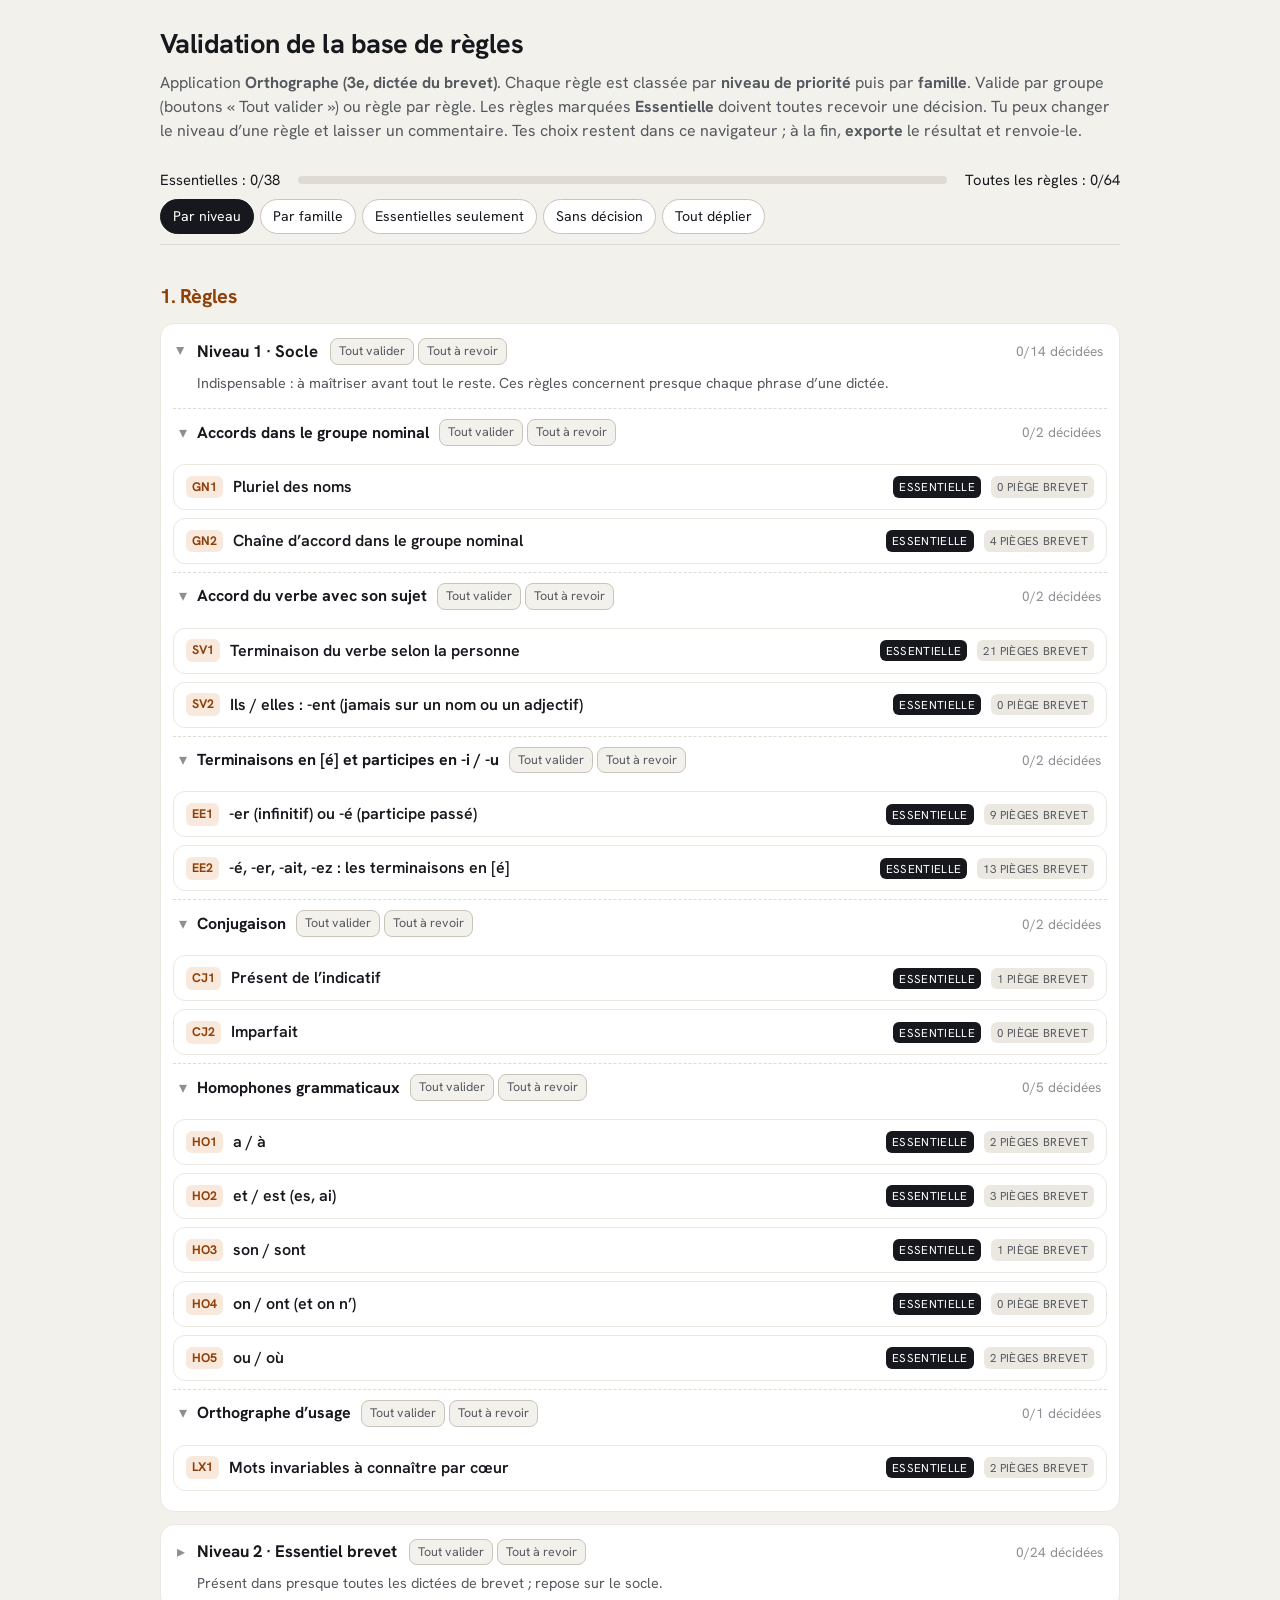
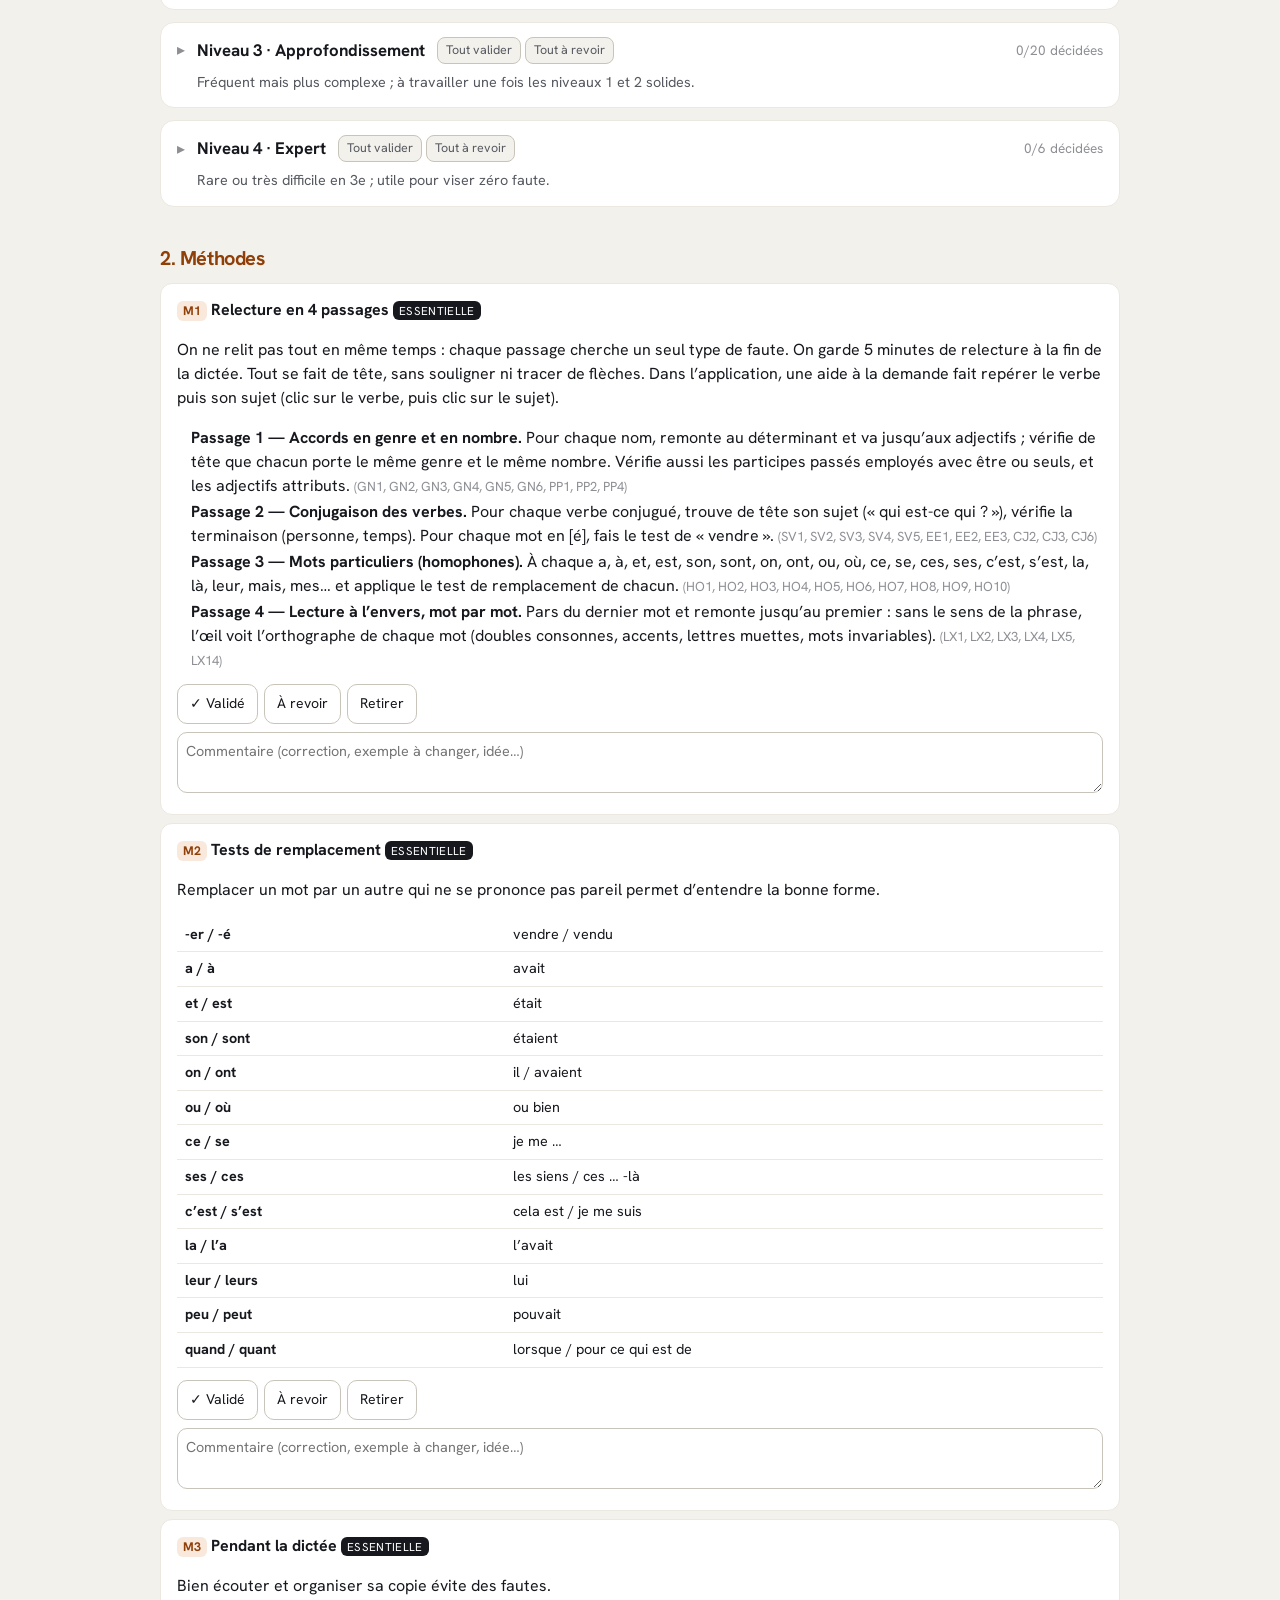
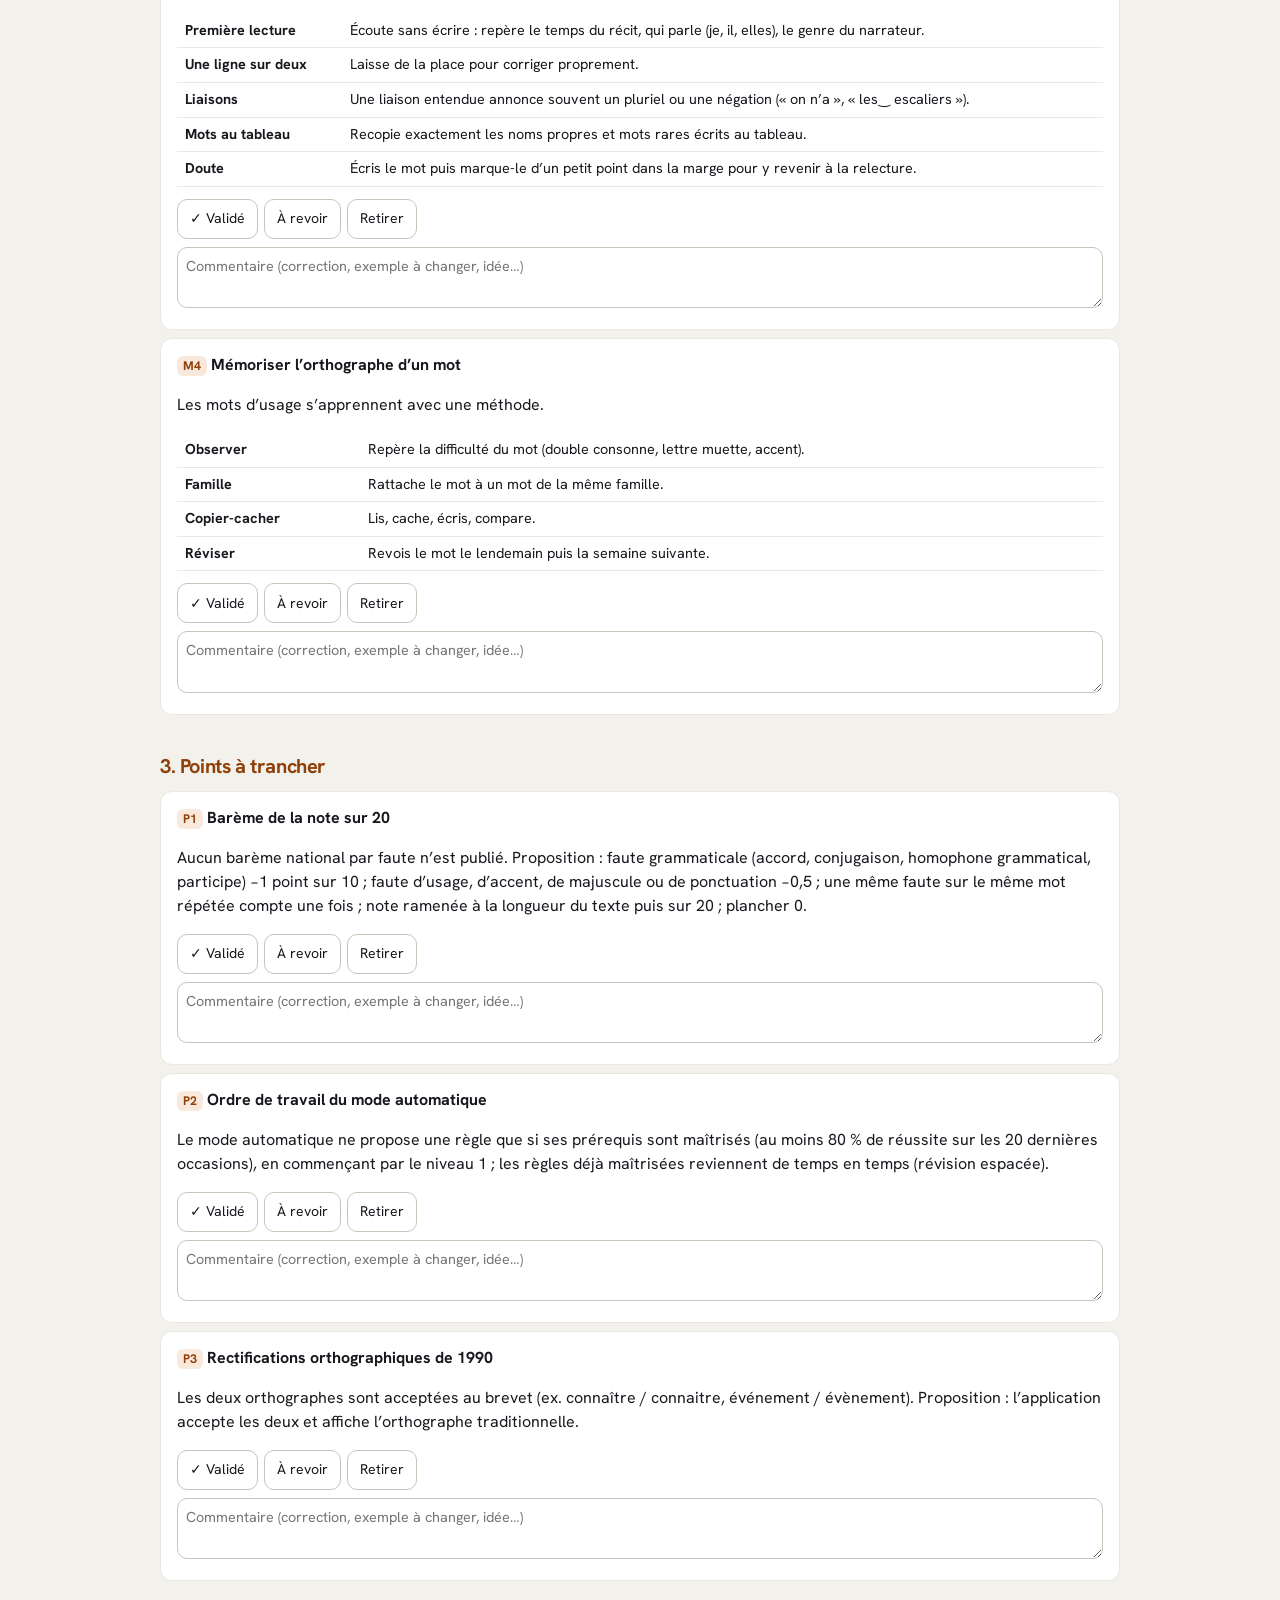
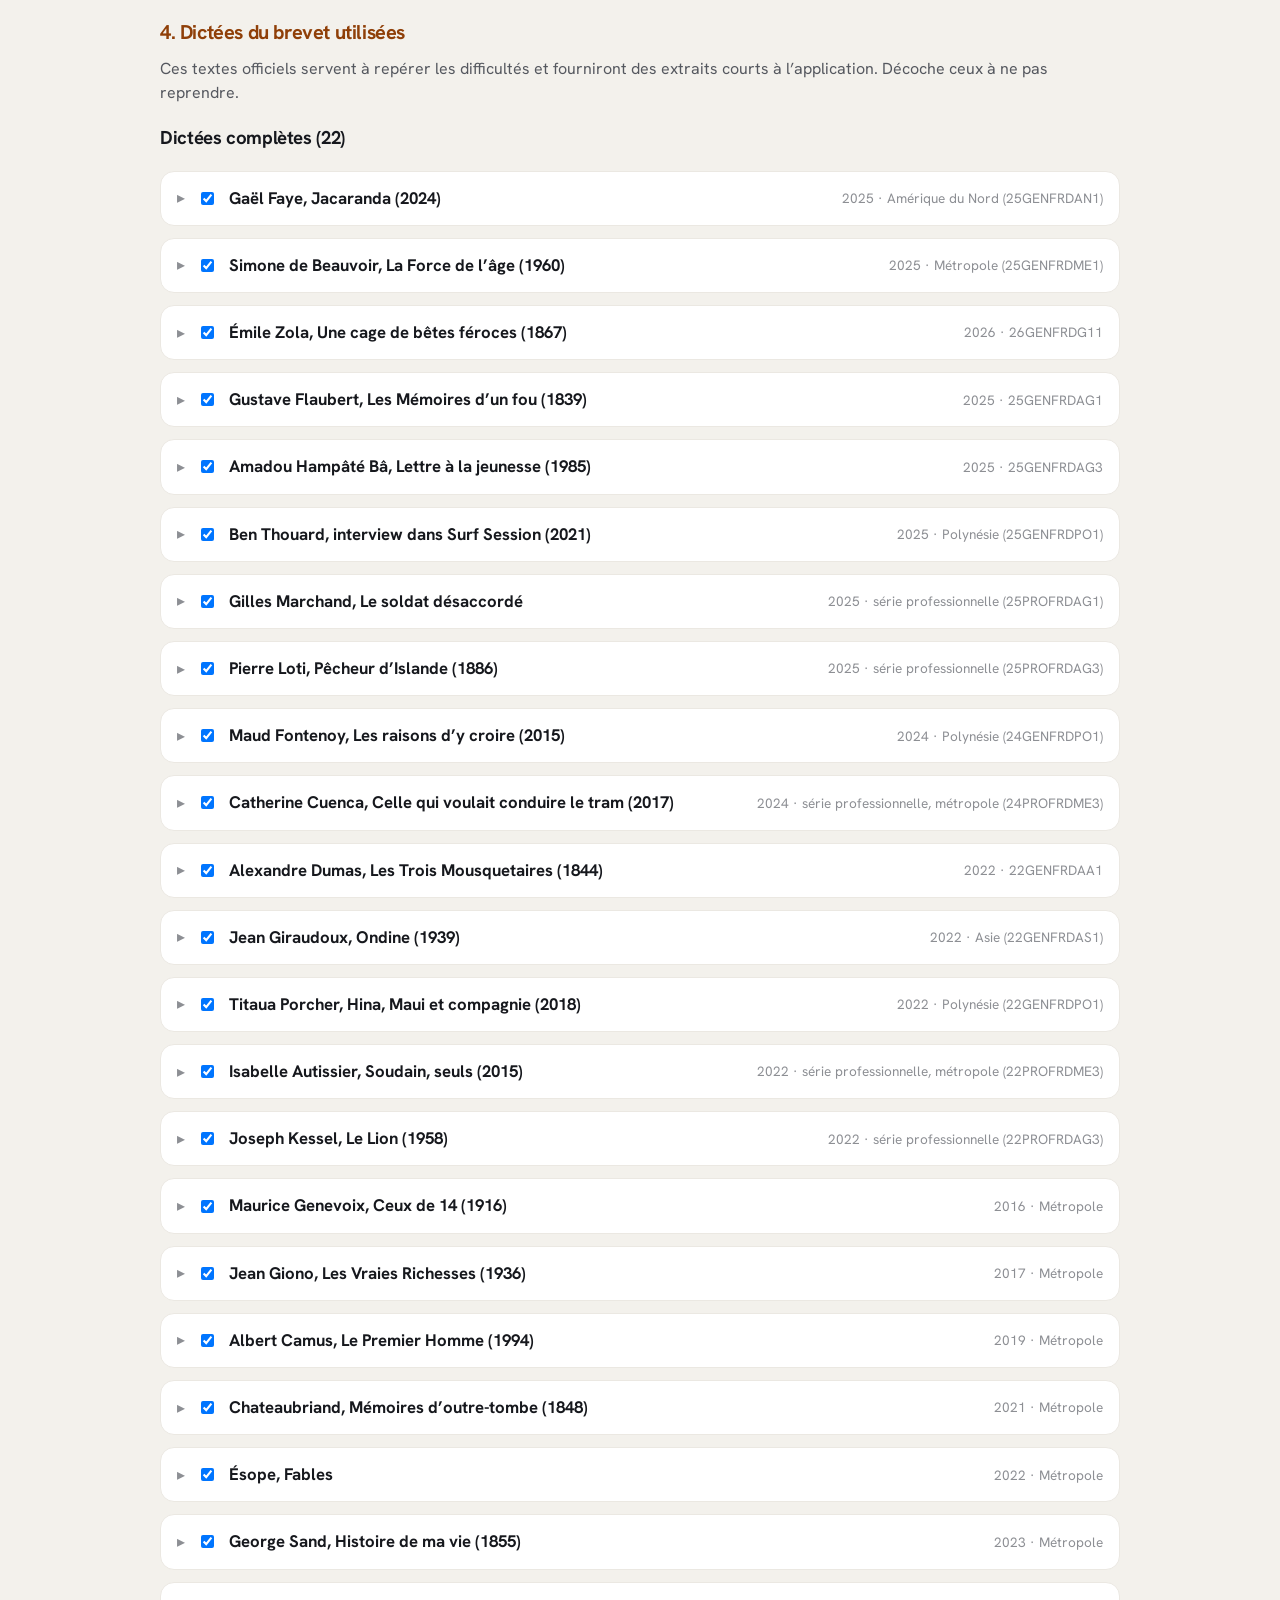
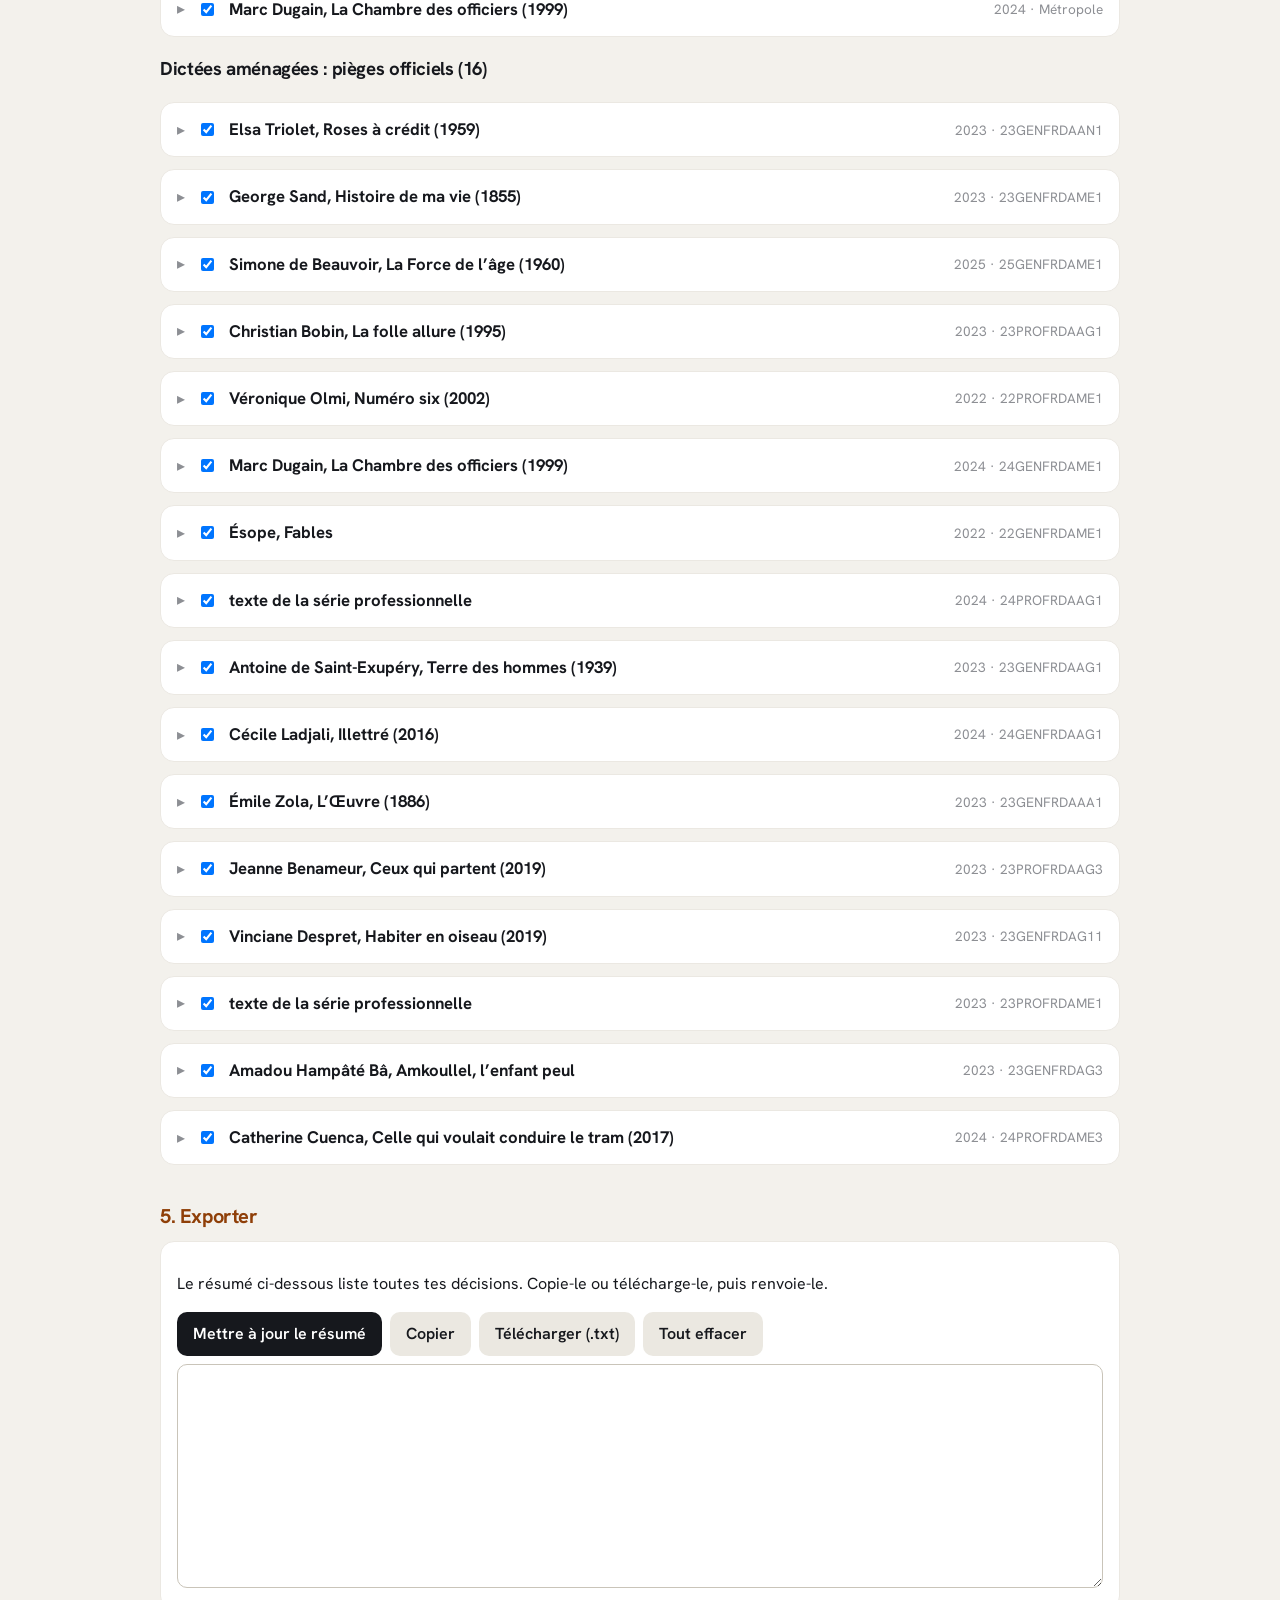
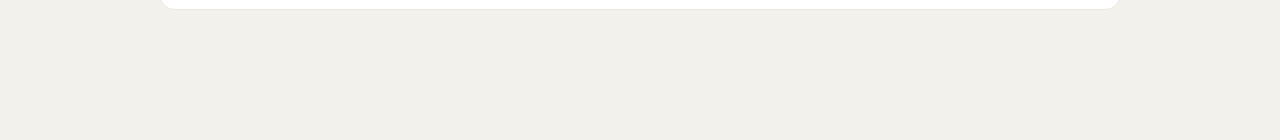
<file: docs/orthographe/validation.html>
<!DOCTYPE html>
<html lang="fr" data-matiere="college">
<head>
<meta charset="utf-8">
<meta name="viewport" content="width=device-width, initial-scale=1">
<title>Validation des règles — Orthographe</title>
<link rel="stylesheet" href="../../assets/theme.css">
<style>
/* ===================================================================
   Page de validation de la base de règles (docs/orthographe/)
   Couleurs : uniquement les variables de assets/theme.css.
   =================================================================== */
* { box-sizing: border-box; }
body { margin: 0; background: var(--paper); color: var(--ink); font-family: var(--font-sans); line-height: 1.5; }
.page { max-width: 62rem; margin: 0 auto; padding: 24px 16px 120px; }
h1 { font-size: 1.7rem; margin: 0 0 6px; }
h2 { font-size: 1.25rem; margin: 36px 0 10px; color: var(--accent-ink); }
.intro { color: var(--ink-2); margin: 0 0 16px; }
.carte { background: var(--sheet); border: 1px solid var(--line); border-radius: 14px; padding: 14px 16px; margin: 10px 0; }

/* Barre collée : avancement et vues */
.barre { position: sticky; top: 0; z-index: 5; background: var(--paper); padding: 10px 0; border-bottom: 1px solid var(--paper-3); }
.av { display: flex; flex-wrap: wrap; gap: 8px 18px; align-items: center; font-size: .92rem; }
.jauge { flex: 1 1 160px; height: 8px; background: var(--paper-3); border-radius: 99px; overflow: hidden; min-width: 120px; }
.jauge i { display: block; height: 100%; background: var(--accent); width: 0; transition: width .15s; }
.outils { display: flex; flex-wrap: wrap; gap: 6px; margin-top: 8px; }
.pastille { border: 1px solid var(--line-strong); background: var(--sheet); color: var(--ink); border-radius: 99px; padding: 6px 12px; font: inherit; font-size: .88rem; cursor: pointer; }
.pastille.on { background: var(--ink); color: var(--sheet); border-color: var(--ink); }

/* Groupes dépliables */
details.groupe { background: var(--sheet); border: 1px solid var(--line); border-radius: 14px; margin: 12px 0; }
details.groupe > summary { list-style: none; cursor: pointer; padding: 14px 16px; display: flex; flex-wrap: wrap; align-items: center; gap: 8px 12px; }
details.groupe > summary::-webkit-details-marker { display: none; }
details.groupe > summary::before { content: '▸'; color: var(--ink-3); transition: transform .15s; }
details.groupe[open] > summary::before { transform: rotate(90deg); }
.g-titre { font-weight: 700; font-size: 1.05rem; }
.g-desc { color: var(--ink-2); font-size: .9rem; flex-basis: 100%; padding-left: 20px; }
.g-compte { margin-left: auto; color: var(--ink-3); font-size: .85rem; }
.g-corps { padding: 0 12px 12px; }
details.sous { border-top: 1px dashed var(--paper-3); }
details.sous > summary { list-style: none; cursor: pointer; padding: 10px 6px; display: flex; flex-wrap: wrap; align-items: center; gap: 6px 10px; }
details.sous > summary::-webkit-details-marker { display: none; }
details.sous > summary::before { content: '▸'; color: var(--ink-3); }
details.sous[open] > summary::before { content: '▾'; }
.lot { display: inline-flex; gap: 4px; flex-wrap: wrap; }
.lot button { font: inherit; font-size: .78rem; border: 1px solid var(--line-strong); background: var(--paper); border-radius: 8px; padding: 3px 8px; cursor: pointer; color: var(--ink-2); }

/* Règle */
.regle { border: 1px solid var(--line); border-radius: 12px; margin: 8px 0; background: var(--sheet); }
.regle.valide { border-left: 5px solid var(--success); }
.regle.revoir { border-left: 5px solid var(--accent); }
.regle.retire { border-left: 5px solid var(--danger); opacity: .7; }
.r-tete { display: flex; flex-wrap: wrap; align-items: center; gap: 6px 10px; padding: 10px 12px; cursor: pointer; }
.r-id { font-size: .78rem; font-weight: 700; color: var(--accent-ink); background: var(--cle-bg); border-radius: 6px; padding: 2px 6px; }
.r-titre { font-weight: 600; flex: 1 1 14rem; }
.badge { font-size: .72rem; text-transform: uppercase; letter-spacing: .03em; border-radius: 6px; padding: 2px 6px; background: var(--paper-2); color: var(--ink-2); }
.badge.ess { background: var(--ink); color: var(--sheet); }
.r-corps { padding: 0 12px 12px; display: none; }
.regle.ouvert .r-corps { display: block; }
.r-corps p { margin: 6px 0; }
.lab { font-size: .78rem; text-transform: uppercase; color: var(--ink-3); letter-spacing: .04em; margin-top: 10px; }
.ex { margin: 2px 0; padding-left: 14px; }
.ex mark { background: var(--cle-bg); color: var(--accent-ink); font-weight: 700; padding: 0 2px; border-radius: 3px; }
.faux { color: var(--danger-text); text-decoration: line-through; }
.juste { color: var(--success-text); font-weight: 600; }

/* Décision */
.decision { display: flex; flex-wrap: wrap; gap: 6px; align-items: center; margin-top: 12px; }
.decision button { font: inherit; font-size: .88rem; border-radius: 10px; padding: 8px 12px; border: 1px solid var(--line-strong); background: var(--sheet); cursor: pointer; color: var(--ink); min-height: 40px; }
.decision button.on[data-d="valide"] { background: var(--success-bg); border-color: var(--success); color: var(--success-text); font-weight: 700; }
.decision button.on[data-d="revoir"] { background: var(--cle-bg); border-color: var(--accent); color: var(--accent-ink); font-weight: 700; }
.decision button.on[data-d="retire"] { background: var(--danger-bg); border-color: var(--danger); color: var(--danger-text); font-weight: 700; }
.decision select, .decision label { font: inherit; font-size: .88rem; }
.decision select { padding: 6px; border-radius: 8px; border: 1px solid var(--line-strong); background: var(--sheet); color: var(--ink); }
textarea { width: 100%; font: inherit; font-size: .9rem; border: 1px solid var(--line-strong); border-radius: 10px; padding: 8px; margin-top: 8px; min-height: 2.6rem; background: var(--sheet); color: var(--ink); }
.etat { font-size: .82rem; color: var(--ink-3); }

/* Tableaux de stats et corpus */
table { border-collapse: collapse; width: 100%; font-size: .9rem; }
td, th { text-align: left; padding: 6px 8px; border-bottom: 1px solid var(--line); vertical-align: top; }
.texte-dictee { font-size: .92rem; color: var(--ink-2); background: var(--paper); border-radius: 10px; padding: 10px 12px; margin-top: 8px; }
.piege { display: inline-block; margin: 2px 4px 2px 0; padding: 2px 6px; border-radius: 6px; background: var(--paper-2); font-size: .82rem; }

/* Export */
.export textarea { min-height: 14rem; font-size: .82rem; }
.boutons { display: flex; flex-wrap: wrap; gap: 8px; margin-top: 8px; }
.bouton { font: inherit; border: 0; border-radius: 10px; padding: 10px 16px; cursor: pointer; background: var(--ink); color: var(--sheet); font-weight: 600; }
.bouton.second { background: var(--paper-2); color: var(--ink); }
@media (max-width: 640px) { .outils { flex-wrap: nowrap; overflow-x: auto; padding-bottom: 2px; } .pastille { flex: none; } .av { font-size: .85rem; } }
@media (prefers-reduced-motion: reduce) { * { transition: none !important; } }
</style>
</head>
<body>
<div class="page">
  <h1>Validation de la base de règles</h1>
  <p class="intro">Application <b>Orthographe (3e, dictée du brevet)</b>. Chaque règle est classée par <b>niveau de priorité</b> puis par <b>famille</b>. Valide par groupe (boutons « Tout valider ») ou règle par règle. Les règles marquées <b>Essentielle</b> doivent toutes recevoir une décision. Tu peux changer le niveau d’une règle et laisser un commentaire. Tes choix restent dans ce navigateur ; à la fin, <b>exporte</b> le résultat et renvoie-le.</p>

  <div class="barre">
    <div class="av">
      <span id="av-ess"></span>
      <div class="jauge" aria-hidden="true"><i id="jauge"></i></div>
      <span id="av-tout"></span>
    </div>
    <div class="outils" role="group" aria-label="Affichage">
      <button class="pastille on" data-vue="niveau">Par niveau</button>
      <button class="pastille" data-vue="famille">Par famille</button>
      <button class="pastille" data-filtre="ess">Essentielles seulement</button>
      <button class="pastille" data-filtre="nd">Sans décision</button>
      <button class="pastille" id="tout-ouvrir">Tout déplier</button>
    </div>
  </div>

  <h2>1. Règles</h2>
  <div id="regles"></div>

  <h2>2. Méthodes</h2>
  <div id="methodes"></div>

  <h2>3. Points à trancher</h2>
  <div id="points"></div>

  <h2>4. Dictées du brevet utilisées</h2>
  <p class="intro">Ces textes officiels servent à repérer les difficultés et fourniront des extraits courts à l’application. Décoche ceux à ne pas reprendre.</p>
  <div id="corpus"></div>

  <h2>5. Exporter</h2>
  <div class="carte export">
    <p>Le résumé ci-dessous liste toutes tes décisions. Copie-le ou télécharge-le, puis renvoie-le.</p>
    <div class="boutons">
      <button class="bouton" id="b-maj">Mettre à jour le résumé</button>
      <button class="bouton second" id="b-copier">Copier</button>
      <button class="bouton second" id="b-telecharger">Télécharger (.txt)</button>
      <button class="bouton second" id="b-effacer">Tout effacer</button>
    </div>
    <textarea id="resume" readonly aria-label="Résumé des décisions"></textarea>
  </div>
</div>

<script src="donnees/regles.js"></script>
<script src="donnees/dictees-brevet.js"></script>
<script>
/* ===================================================================
   Moteur de la page de validation
   État gardé dans localStorage['ortho-validation'] :
     { r: { <idRegle>: { d: 'valide'|'revoir'|'retire', niv, ess, c } },
       m: { <idMethode>: { d, c } }, p: { <idPoint>: { d, c } },
       k: { <indexDictee>: false } }
   =================================================================== */
(function () {
  'use strict';
  var D = window.ORTHO_DONNEES, C = window.ORTHO_CORPUS;
  var CLE = 'ortho-validation';
  var etat = lire();
  var vue = 'niveau', filtres = { ess: false, nd: false };

  /* ------------------------------------------- stockage (try/catch) */
  function lire() {
    try { var v = JSON.parse(localStorage.getItem(CLE)); if (v) return { r: v.r || {}, m: v.m || {}, p: v.p || {}, k: v.k || {} }; } catch (e) { /* stockage indisponible */ }
    return { r: {}, m: {}, p: {}, k: {} };
  }
  function ecrire() { try { localStorage.setItem(CLE, JSON.stringify(etat)); } catch (e) { /* stockage indisponible */ } }

  /* ------------------------------------------- outils */
  function el(tag, cls, html) { var e = document.createElement(tag); if (cls) e.className = cls; if (html != null) e.innerHTML = html; return e; }
  function esc(s) { return String(s).replace(/&/g, '&amp;').replace(/</g, '&lt;').replace(/>/g, '&gt;'); }
  function marque(s) { return esc(s).replace(/\[\[(.+?)\]\]/g, '<mark>$1</mark>'); }
  var parId = {}; D.regles.forEach(function (r) { parId[r.id] = r; });
  var famNom = {}; D.familles.forEach(function (f) { famNom[f.id] = f.nom; });
  function er(id) { return etat.r[id] || (etat.r[id] = {}); }
  function niv(r) { return er(r.id).niv || r.niveau; }
  function ess(r) { var e = er(r.id).ess; return e == null ? r.essentielle : e; }
  var LIB = { valide: '✓ Validé', revoir: 'À revoir', retire: 'Retirer' };

  /* ------------------------------------------- boutons de décision */
  function blocDecision(obj, avecNiveau, r) {
    var box = el('div', 'decision');
    ['valide', 'revoir', 'retire'].forEach(function (d) {
      var b = el('button', obj.d === d ? 'on' : '', LIB[d]); b.type = 'button'; b.dataset.d = d;
      b.addEventListener('click', function (ev) {
        ev.stopPropagation();
        obj.d = obj.d === d ? undefined : d; ecrire(); rendreTout();
      });
      box.appendChild(b);
    });
    if (avecNiveau) {
      var lab = el('label', '', 'Niveau ');
      var s = el('select');
      D.niveaux.forEach(function (n) { var o = el('option', '', n.n + ' · ' + n.nom); o.value = n.n; if (n.n === niv(r)) o.selected = true; s.appendChild(o); });
      s.addEventListener('change', function () { obj.niv = +s.value === r.niveau ? undefined : +s.value; ouvertsG['n' + s.value] = true; ecrire(); rendreTout(); });
      s.addEventListener('click', function (ev) { ev.stopPropagation(); });
      lab.appendChild(s); box.appendChild(lab);
      var lab2 = el('label', ''); var cb = el('input'); cb.type = 'checkbox'; cb.checked = ess(r);
      cb.addEventListener('change', function () { obj.ess = cb.checked === r.essentielle ? undefined : cb.checked; ecrire(); rendreTout(); });
      lab2.appendChild(cb); lab2.appendChild(document.createTextNode(' Essentielle')); box.appendChild(lab2);
    }
    return box;
  }
  function blocCommentaire(obj) {
    var t = el('textarea'); t.placeholder = 'Commentaire (correction, exemple à changer, idée…)'; t.value = obj.c || '';
    t.addEventListener('input', function () { obj.c = t.value || undefined; ecrire(); });
    t.addEventListener('click', function (ev) { ev.stopPropagation(); });
    return t;
  }

  /* ------------------------------------------- une règle */
  var ouverts = {};
  function carteRegle(r) {
    var o = er(r.id);
    var c = el('div', 'regle' + (o.d ? ' ' + o.d : '') + (ouverts[r.id] ? ' ouvert' : ''));
    var t = el('div', 'r-tete');
    t.appendChild(el('span', 'r-id', r.id));
    t.appendChild(el('span', 'r-titre', esc(r.titre)));
    if (ess(r)) t.appendChild(el('span', 'badge ess', 'Essentielle'));
    if (vue === 'famille') t.appendChild(el('span', 'badge', 'Niveau ' + niv(r)));
    if (niv(r) !== r.niveau) t.appendChild(el('span', 'badge', 'niveau proposé ' + r.niveau + ' → ' + niv(r)));
    t.appendChild(el('span', 'badge', r.brevet + ' piège' + (r.brevet > 1 ? 's' : '') + ' brevet'));
    if (o.d) t.appendChild(el('span', 'etat', LIB[o.d]));
    t.setAttribute('role', 'button'); t.tabIndex = 0;
    function basculer() { ouverts[r.id] = !ouverts[r.id]; c.classList.toggle('ouvert'); }
    t.addEventListener('click', basculer);
    t.addEventListener('keydown', function (ev) { if (ev.key === 'Enter' || ev.key === ' ') { ev.preventDefault(); basculer(); } });
    c.appendChild(t);

    var b = el('div', 'r-corps');
    b.appendChild(el('p', '', esc(r.regle)));
    b.appendChild(el('div', 'lab', 'Astuce'));
    b.appendChild(el('p', '', esc(r.astuce)));
    b.appendChild(el('div', 'lab', 'Exemples'));
    r.exemples.forEach(function (x) { b.appendChild(el('div', 'ex', '• ' + marque(x))); });
    if (r.fautes.length) {
      b.appendChild(el('div', 'lab', 'Fautes types'));
      r.fautes.forEach(function (f) { b.appendChild(el('div', 'ex', '<span class="faux">' + esc(f[0]) + '</span> → <span class="juste">' + esc(f[1]) + '</span>')); });
    }
    b.appendChild(el('div', 'lab', 'Prérequis et relecture'));
    b.appendChild(el('p', '', (r.prerequis.length ? r.prerequis.map(function (p) { return p + ' ' + esc(parId[p].titre); }).join(' ; ') : 'aucun') +
      ' — passage ' + r.passage + ' de la relecture.'));
    var ex = exemplesBrevet(r.id);
    if (ex.length) { b.appendChild(el('div', 'lab', 'Pièges des dictées aménagées officielles')); var p = el('p'); ex.forEach(function (x) { p.appendChild(el('span', 'piege', esc(x))); }); b.appendChild(p); }
    b.appendChild(blocDecision(o, true, r));
    b.appendChild(blocCommentaire(o));
    c.appendChild(b);
    return c;
  }
  var piegesParRegle = {};
  C.amenagees.forEach(function (a) { a.pieges.forEach(function (p) { (piegesParRegle[p.regle] = piegesParRegle[p.regle] || []).push(p.choix.join(' / ')); }); });
  function exemplesBrevet(id) { return piegesParRegle[id] || []; }

  /* ------------------------------------------- décision pour un lot */
  function boutonsLot(liste) {
    var s = el('span', 'lot');
    [['valide', 'Tout valider'], ['revoir', 'Tout à revoir']].forEach(function (x) {
      var b = el('button', '', x[1]); b.type = 'button';
      b.addEventListener('click', function (ev) { ev.preventDefault(); ev.stopPropagation(); liste.forEach(function (r) { er(r.id).d = x[0]; }); ecrire(); rendreTout(); });
      s.appendChild(b);
    });
    return s;
  }
  function compte(liste) { var n = liste.filter(function (r) { return er(r.id).d; }).length; return n + '/' + liste.length + ' décidées'; }

  /* ------------------------------------------- liste des règles */
  var ouvertsG = { 'n1': true };
  function groupe(cle, titre, desc, liste, sousCle, sousTitre) {
    var d = el('details', 'groupe'); if (ouvertsG[cle]) d.open = true;
    d.addEventListener('toggle', function () { ouvertsG[cle] = d.open; });
    var s = el('summary');
    s.appendChild(el('span', 'g-titre', titre));
    s.appendChild(boutonsLot(liste));
    s.appendChild(el('span', 'g-compte', compte(liste)));
    s.appendChild(el('span', 'g-desc', desc));
    d.appendChild(s);
    var corps = el('div', 'g-corps');
    var cles = []; liste.forEach(function (r) { var k = sousCle(r); if (cles.indexOf(k) < 0) cles.push(k); });
    cles.sort();
    cles.forEach(function (k) {
      var sous = liste.filter(function (r) { return sousCle(r) === k; });
      var ck = cle + '-' + k, sd = el('details', 'sous'); if (ouvertsG[ck] !== false) sd.open = true;
      sd.addEventListener('toggle', function () { ouvertsG[ck] = sd.open; });
      var ss = el('summary'); ss.appendChild(el('b', '', esc(sousTitre(k)))); ss.appendChild(boutonsLot(sous)); ss.appendChild(el('span', 'g-compte', compte(sous)));
      sd.appendChild(ss);
      sous.forEach(function (r) { sd.appendChild(carteRegle(r)); });
      corps.appendChild(sd);
    });
    d.appendChild(corps);
    return d;
  }
  function filtrer(r) {
    if (filtres.ess && !ess(r)) return false;
    if (filtres.nd && er(r.id).d) return false;
    return true;
  }
  var ordreFam = D.familles.map(function (f) { return f.id; });
  function rendreRegles() {
    var z = document.getElementById('regles'); z.innerHTML = '';
    var R = D.regles.filter(filtrer);
    if (vue === 'niveau') {
      D.niveaux.forEach(function (n) {
        var l = R.filter(function (r) { return niv(r) === n.n; });
        if (l.length) z.appendChild(groupe('n' + n.n, 'Niveau ' + n.n + ' · ' + n.nom, n.desc, l,
          function (r) { return ordreFam.indexOf(r.famille) + '|' + r.famille; },
          function (k) { return famNom[k.split('|')[1]]; }));
      });
    } else {
      D.familles.forEach(function (f) {
        var l = R.filter(function (r) { return r.famille === f.id; });
        if (l.length) z.appendChild(groupe('f' + f.id, f.nom, f.desc, l,
          function (r) { return String(niv(r)); },
          function (k) { return 'Niveau ' + k + ' · ' + D.niveaux[k - 1].nom; }));
      });
    }
    if (!z.children.length) z.appendChild(el('p', 'intro', 'Aucune règle ne correspond au filtre.'));
  }

  /* ------------------------------------------- méthodes */
  function rendreMethodes() {
    var z = document.getElementById('methodes'); z.innerHTML = '';
    D.methodes.forEach(function (m) {
      var o = etat.m[m.id] || (etat.m[m.id] = {});
      var c = el('div', 'carte regle' + (o.d ? ' ' + o.d : ''));
      var h = el('div', '', '<span class="r-id">' + m.id + '</span> <b>' + esc(m.titre) + '</b>' + (m.essentielle ? ' <span class="badge ess">Essentielle</span>' : ''));
      c.appendChild(h);
      c.appendChild(el('p', '', esc(m.principe)));
      if (m.etapes) m.etapes.forEach(function (e) { c.appendChild(el('div', 'ex', '<b>Passage ' + e.n + ' — ' + esc(e.nom) + '.</b> ' + esc(e.faire) + ' <span class="etat">(' + e.regles.join(', ') + ')</span>')); });
      if (m.liste) { var t = el('table'); m.liste.forEach(function (l) { var tr = el('tr'); tr.appendChild(el('td', '', '<b>' + esc(l[0]) + '</b>')); tr.appendChild(el('td', '', esc(l[1]))); t.appendChild(tr); }); c.appendChild(t); }
      c.appendChild(blocDecision(o, false));
      c.appendChild(blocCommentaire(o));
      z.appendChild(c);
    });
  }

  /* ------------------------------------------- points à trancher */
  var POINTS = [
    { id: 'P1', titre: 'Barème de la note sur 20', texte: 'Aucun barème national par faute n’est publié. Proposition : faute grammaticale (accord, conjugaison, homophone grammatical, participe) −1 point sur 10 ; faute d’usage, d’accent, de majuscule ou de ponctuation −0,5 ; une même faute sur le même mot répétée compte une fois ; note ramenée à la longueur du texte puis sur 20 ; plancher 0.' },
    { id: 'P2', titre: 'Ordre de travail du mode automatique', texte: 'Le mode automatique ne propose une règle que si ses prérequis sont maîtrisés (au moins 80 % de réussite sur les 20 dernières occasions), en commençant par le niveau 1 ; les règles déjà maîtrisées reviennent de temps en temps (révision espacée).' },
    { id: 'P3', titre: 'Rectifications orthographiques de 1990', texte: 'Les deux orthographes sont acceptées au brevet (ex. connaître / connaitre, événement / évènement). Proposition : l’application accepte les deux et affiche l’orthographe traditionnelle.' }
  ];
  function rendrePoints() {
    var z = document.getElementById('points'); z.innerHTML = '';
    POINTS.forEach(function (p) {
      var o = etat.p[p.id] || (etat.p[p.id] = {});
      var c = el('div', 'carte regle' + (o.d ? ' ' + o.d : ''));
      c.appendChild(el('div', '', '<span class="r-id">' + p.id + '</span> <b>' + esc(p.titre) + '</b>'));
      c.appendChild(el('p', '', esc(p.texte)));
      c.appendChild(blocDecision(o, false));
      c.appendChild(blocCommentaire(o));
      z.appendChild(c);
    });
  }

  /* ------------------------------------------- corpus */
  function rendreCorpus() {
    var z = document.getElementById('corpus'); z.innerHTML = '';
    function ligne(k, titre, sous, corpsFn) {
      var d = el('details', 'groupe');
      var s = el('summary');
      var cb = el('input'); cb.type = 'checkbox'; cb.checked = etat.k[k] !== false;
      cb.setAttribute('aria-label', 'Garder ' + titre);
      cb.addEventListener('click', function (ev) { ev.stopPropagation(); });
      cb.addEventListener('change', function () { if (cb.checked) delete etat.k[k]; else etat.k[k] = false; ecrire(); majAvancement(); });
      s.appendChild(cb); s.appendChild(el('span', 'g-titre', esc(titre))); s.appendChild(el('span', 'g-compte', esc(sous)));
      d.appendChild(s); var corps = el('div', 'g-corps'); corpsFn(corps); d.appendChild(corps);
      return d;
    }
    z.appendChild(el('h3', '', 'Dictées complètes (' + C.completes.length + ')'));
    C.completes.forEach(function (t, i) {
      z.appendChild(ligne('c' + i, t.oeuvre, t.session + ' · ' + t.centre, function (corps) {
        corps.appendChild(el('div', 'texte-dictee', esc(t.texte)));
        corps.appendChild(el('p', 'etat', 'Source : ' + esc(t.source)));
      }));
    });
    z.appendChild(el('h3', '', 'Dictées aménagées : pièges officiels (' + C.amenagees.length + ')'));
    C.amenagees.forEach(function (a, i) {
      z.appendChild(ligne('a' + i, a.oeuvre, a.session + ' · ' + a.code, function (corps) {
        var t = el('table');
        a.pieges.forEach(function (p) { var tr = el('tr'); tr.appendChild(el('td', '', esc(p.choix.join(' / ')))); tr.appendChild(el('td', '', '<span class="r-id">' + p.regle + '</span> ' + esc(parId[p.regle].titre))); t.appendChild(tr); });
        corps.appendChild(t);
        corps.appendChild(el('p', 'etat', 'Source : ' + esc(a.source)));
      }));
    });
  }

  /* ------------------------------------------- avancement */
  function majAvancement() {
    var E = D.regles.filter(ess), ne = E.filter(function (r) { return er(r.id).d; }).length;
    var nt = D.regles.filter(function (r) { return er(r.id).d; }).length;
    document.getElementById('av-ess').textContent = 'Essentielles : ' + ne + '/' + E.length;
    document.getElementById('av-tout').textContent = 'Toutes les règles : ' + nt + '/' + D.regles.length;
    document.getElementById('jauge').style.width = (100 * ne / E.length) + '%';
  }

  /* ------------------------------------------- résumé exporté */
  function resume() {
    var L = ['VALIDATION — Orthographe 3e (' + new Date().toLocaleDateString('fr-FR') + ')', ''];
    var E = D.regles.filter(ess);
    L.push('Essentielles décidées : ' + E.filter(function (r) { return er(r.id).d; }).length + '/' + E.length);
    L.push('', '== RÈGLES ==');
    D.niveaux.forEach(function (n) {
      L.push('', '--- Niveau ' + n.n + ' · ' + n.nom);
      D.regles.filter(function (r) { return niv(r) === n.n; }).forEach(function (r) {
        var o = er(r.id), bits = [r.id + ' ' + r.titre, '[' + (o.d ? LIB[o.d] : 'sans décision') + ']'];
        if (niv(r) !== r.niveau) bits.push('niveau ' + r.niveau + ' → ' + niv(r));
        if (ess(r) !== r.essentielle) bits.push(ess(r) ? 'devient essentielle' : 'n’est plus essentielle');
        L.push('• ' + bits.join(' ') + (o.c ? '\n    Commentaire : ' + o.c : ''));
      });
    });
    L.push('', '== MÉTHODES ==');
    D.methodes.forEach(function (m) { var o = etat.m[m.id] || {}; L.push('• ' + m.id + ' ' + m.titre + ' [' + (o.d ? LIB[o.d] : 'sans décision') + ']' + (o.c ? '\n    Commentaire : ' + o.c : '')); });
    L.push('', '== POINTS À TRANCHER ==');
    POINTS.forEach(function (p) { var o = etat.p[p.id] || {}; L.push('• ' + p.id + ' ' + p.titre + ' [' + (o.d ? LIB[o.d] : 'sans décision') + ']' + (o.c ? '\n    Commentaire : ' + o.c : '')); });
    var ret = [];
    C.completes.forEach(function (t, i) { if (etat.k['c' + i] === false) ret.push(t.oeuvre + ' (' + t.session + ')'); });
    C.amenagees.forEach(function (a, i) { if (etat.k['a' + i] === false) ret.push(a.oeuvre + ' (' + a.code + ')'); });
    L.push('', '== DICTÉES À NE PAS REPRENDRE ==', ret.length ? ret.map(function (x) { return '• ' + x; }).join('\n') : '(aucune)');
    return L.join('\n');
  }
  document.getElementById('b-maj').addEventListener('click', function () { document.getElementById('resume').value = resume(); });
  document.getElementById('b-copier').addEventListener('click', function () {
    var t = document.getElementById('resume'); t.value = resume(); t.select();
    try { navigator.clipboard.writeText(t.value); } catch (e) { document.execCommand('copy'); }
    this.textContent = 'Copié ✓';
  });
  document.getElementById('b-telecharger').addEventListener('click', function () {
    var txt = resume(); document.getElementById('resume').value = txt;
    var a = document.createElement('a');
    a.href = URL.createObjectURL(new Blob([txt], { type: 'text/plain;charset=utf-8' }));
    a.download = 'validation-orthographe.txt'; document.body.appendChild(a); a.click(); a.remove();
  });
  document.getElementById('b-effacer').addEventListener('click', function () {
    if (!confirm('Effacer toutes tes décisions et commentaires ?')) return;
    etat = { r: {}, m: {}, p: {}, k: {} }; ecrire(); rendreTout(); rendreCorpus();
  });

  /* ------------------------------------------- barre d'outils */
  document.querySelectorAll('[data-vue]').forEach(function (b) {
    b.addEventListener('click', function () {
      vue = b.dataset.vue;
      document.querySelectorAll('[data-vue]').forEach(function (x) { x.classList.toggle('on', x === b); });
      rendreRegles();
    });
  });
  document.querySelectorAll('[data-filtre]').forEach(function (b) {
    b.addEventListener('click', function () { filtres[b.dataset.filtre] = !filtres[b.dataset.filtre]; b.classList.toggle('on'); rendreRegles(); });
  });
  document.getElementById('tout-ouvrir').addEventListener('click', function () {
    var ouvrir = this.textContent === 'Tout déplier';
    document.querySelectorAll('#regles details').forEach(function (d) { d.open = ouvrir; });
    this.textContent = ouvrir ? 'Tout replier' : 'Tout déplier';
  });

  /* ------------------------------------------- rendu */
  function rendreTout() {
    var y = window.scrollY;
    rendreRegles(); rendreMethodes(); rendrePoints(); majAvancement();
    window.scrollTo(0, y);
  }
  rendreTout(); rendreCorpus();
})();
</script>
</body>
</html>
</file>
<file: assets/theme.css>
/* ============================================================
   Thème commun à toutes les applications — design « Chambre à bulles »
   (police, couleurs, bandeau, menu, cartes, boutons, encarts,
   pavé numérique, en-tête illustré)

   Palette sobre : papier (fonds), encre (textes, boutons) et
   UNE couleur d'accent par matière, choisie avec l'attribut
   data-matiere de la balise <html> :
     <html lang="fr" data-matiere="maths">   (maths | chimie | physique | college | francais)
   Vert et rouge restent réservés au juste / faux.

   Mettre en valeur une partie importante d'un cours :
     <div class="cle"> … </div>   (fond teinté de la couleur de la matière)

   Les variables sont déclarées sur « html:root » pour l'emporter sur
   les :root des applications ; cette feuille n'est pas dans un @layer,
   elle l'emporte donc aussi sur les classes Tailwind v4.
   ============================================================ */

@import url('https://fonts.googleapis.com/css2?family=Hanken+Grotesk:wght@400;500;600;700;800&display=swap');

html:root {
  --font-sans: 'Hanken Grotesk', system-ui, -apple-system, "Segoe UI", Roboto, Arial, sans-serif;

  /* Papier, encre */
  --paper: #f3f1ec;
  --paper-2: #ebe8e1;
  --paper-3: #dfdbd2;
  --line-strong: #c9c4b9;
  --sheet: #ffffff;
  --ink: #16181d;
  --ink-2: #55585f;
  --ink-3: #8d8f94;
  --line: #ebe8e2;

  --slate-50:  var(--paper);
  --slate-100: var(--paper-2);
  --slate-200: var(--line);
  --slate-300: var(--line-strong);
  --slate-400: var(--ink-3);
  --slate-500: var(--ink-3);
  --slate-600: var(--ink-2);
  --slate-700: var(--ink-2);
  --slate-900: var(--ink);

  /* Juste / faux */
  --success:      #16a34a;
  --success-bg:   #e7f3ed;
  --success-text: #075c40;
  --danger:       #dc2626;
  --danger-bg:    #fbecea;
  --danger-text:  #8f2821;
  --warning-bg:   var(--paper);
  --warning-text: var(--ink);

  /* Accent par défaut (outils mathématiques) */
  --accent: #2952c8;
  --accent-ink: #1c3782;
  --cle-bg: #e6ecf9;       /* fond des parties importantes */
  --cle-line: #c5d2f0;

  /* Chimie organique (moteur ORGA, assets/orga*.js) : couleurs de marquage des molécules
     et de leur nom (chaîne principale, une couleur par type de ramification, groupe
     caractéristique). Jamais de vert ni de rouge (réservés au juste / faux). */
  --orga-chaine: #2952c8;
  --orga-ram-1:  #c2570c;   /* orange */
  --orga-ram-2:  #8a6a00;   /* ocre : bien distinct du bleu de la chaîne */
  --orga-ram-3:  #0e7490;   /* bleu pétrole */
  --orga-ram-4:  #5a3fc4;   /* violet */
  --orga-groupe: #b0177f;

  /* Oscilloscope (moteur MONTAGE, assets/montage.js) : couleurs des voies, comme sur l'appareil
     (écran, boutons, pastilles). Réservées à l'oscilloscope. */
  --osc-ch1: #e8b400;   /* jaune */
  --osc-ch2: #2f6fe0;   /* bleu */

  /* Succès (assets/succes.js) : couleur des médailles, une par niveau.
     Le nom du niveau est toujours écrit à côté. */
  --med-bronze:  #b4703f;
  --med-argent:  #9ea6b0;
  --med-or:      #d9a21b;
  --med-platine: #4fb6c9;

  /* Anciennes variables d'accent, utilisées par les applications */
  --app-accent-50:  var(--paper);
  --app-accent-100: var(--paper-2);
  --app-accent-200: var(--paper-3);
  --app-accent-400: var(--accent);
  --app-accent-600: var(--accent);
  --app-accent-700: var(--accent);
  --app-accent-800: var(--ink);
}
html[data-matiere="chimie"]   { --accent: #0a7d57; --accent-ink: #075c40; --cle-bg: #e2f1ea; --cle-line: #b9dccb; }
html[data-matiere="physique"] { --accent: #5a3fc4; --accent-ink: #3f2a93; --cle-bg: #ebe7f8; --cle-line: #cfc6f0; }
html[data-matiere="college"]  { --accent: #c2570c; --accent-ink: #8f3f08; --cle-bg: #f8e9dc; --cle-line: #eccbb0; }
html[data-matiere="francais"] { --accent: #9d2f72; --accent-ink: #6e1f50; --cle-bg: #f6e6ef; --cle-line: #e7c3d7; }   /* prune : domaine Français */

html { -webkit-text-size-adjust: 100%; }
body {
  font-family: var(--font-sans); color: var(--ink); background: var(--sheet);
  -webkit-font-smoothing: antialiased; overflow-x: hidden;
}
h1, h2, h3, h4 { letter-spacing: -.02em; }

/* ============ PARTIE IMPORTANTE D'UN COURS ============ */
.cle {
  background: var(--cle-bg); border: none; border-radius: 20px; padding: 18px 22px;
  color: var(--ink);
}
.cle-titre { color: var(--accent-ink); font-weight: 800; letter-spacing: -.01em; }
.cle .cle { padding: 0; background: none; }
.cle .module-badge { background: var(--sheet); }

/* ============ MISE EN PAGE DES COURS (modèle : Puissances de 10) ============
   <h3 class="cours-titre">1. Titre de la partie</h3>
   <div class="cours-bloc">                 fond papier
     <div class="cle"> … </div>             partie importante
     <div class="cours-exemple"> … </div>   exemple sur fond blanc
   </div>                                                                    */
.cours-titre {
  font-size: 1.5rem; line-height: 1.25; font-weight: 700; color: var(--accent-ink);
  border-bottom: 2px solid var(--paper-3); padding-bottom: .5rem; margin: 2rem 0 1rem;
}
.cours-bloc { background: var(--paper); border-radius: 16px; padding: 24px; margin-bottom: 1rem; color: var(--ink); }
.cours-exemple { background: var(--sheet); border-radius: 12px; padding: 16px 18px; margin: 12px 0; }
@media (max-width: 480px) {
  .cours-titre { font-size: 1.3rem; }
  .cours-bloc { padding: 16px; }
}

/* ============ BOUTONS COMMUNS ============ */
.btn-primary {
  background: var(--ink); color: #fff; border: none; border-radius: 999px;
  padding: 13px 28px; font-size: 1rem; font-weight: 700; cursor: pointer;
  font-family: var(--font-sans); box-shadow: none;
  transition: background .15s, transform .1s;
}
.btn-primary:hover:not(:disabled) { background: #2b2e36; }
.btn-primary:active:not(:disabled) { transform: scale(.98); }
.btn-primary:disabled { opacity: .4; cursor: not-allowed; }

.btn-secondary {
  background: var(--sheet); color: var(--ink); border: none; border-radius: 999px;
  padding: 13px 24px; font-size: .95rem; font-weight: 700; cursor: pointer;
  font-family: var(--font-sans); box-shadow: inset 0 0 0 1.5px var(--paper-3);
  transition: box-shadow .15s;
}
.btn-secondary:hover { box-shadow: inset 0 0 0 1.5px var(--ink); }

.btn-small {
  background: var(--sheet); color: var(--ink); border: none; border-radius: 999px;
  padding: 8px 16px; font-size: .85rem; font-weight: 700; cursor: pointer;
  font-family: var(--font-sans); box-shadow: inset 0 0 0 1.5px var(--paper-3);
  transition: box-shadow .15s;
}
.btn-small:hover { box-shadow: inset 0 0 0 1.5px var(--ink); }

/* ============ ENCARTS ============ */
.callout, .callout-warning { border: none; border-radius: 18px; padding: 16px 20px; background: var(--paper); }
.callout-accent { border: none; border-radius: 18px; padding: 16px 20px; background: var(--cle-bg); }
.callout-success { border: none; border-radius: 18px; padding: 16px 20px; background: var(--success-bg); }
.callout-danger { border: none; border-radius: 18px; padding: 16px 20px; background: var(--danger-bg); }

/* ============ QCM : bonne / mauvaise réponse ============ */
.opt-correct { background: var(--success-bg) !important; border-color: var(--success) !important; }
.opt-wrong { background: var(--danger-bg) !important; border-color: var(--danger) !important; }

/* ============ BARRE DE PROGRESSION ============ */
.progress-bar { height: 6px; border-radius: 999px; overflow: hidden; background: var(--paper); }
.progress-fill { height: 100%; border-radius: 999px; transition: width .4s ease; background: var(--accent); }

/* ============ LISTE DE MODULES (accueil de chaque application) ============ */
.module-list { display: flex; flex-direction: column; gap: 10px; }
.module-group {
  border: none; border-radius: 24px; padding: 8px; background: var(--paper);
}
.module-group-title {
  font-size: .9rem; font-weight: 700; letter-spacing: -.005em; text-transform: none;
  color: var(--accent); padding: 12px 16px 10px;
}
.module-card {
  background: var(--sheet); border: none; border-radius: 18px;
  padding: 18px 20px; margin-bottom: 6px; box-shadow: none;
  transition: background .15s;
}
.module-card:last-child { margin-bottom: 0; }
.module-card.clickable { cursor: pointer; }
.module-card:hover { box-shadow: none; }
.module-group .module-card:hover { background: #fbfaf8; }

/* Cartes de module isolées (sans regroupement) */
.module-list > .module-card { background: var(--paper); border: none; border-radius: 22px; padding: 22px 24px; margin: 0; }
.module-list > .module-card:hover { background: var(--paper-2); }

.module-card-head { display: flex; align-items: center; gap: 16px; }
.module-badge {
  flex-shrink: 0; display: flex; align-items: center; justify-content: center;
  min-width: 42px; height: 42px; padding: 0 8px; border-radius: 999px;
  font-weight: 800; font-size: .9rem; letter-spacing: -.02em;
  background: var(--cle-bg); color: var(--accent-ink);
}
.module-card-body { flex: 1; min-width: 0; }
.module-card-title { font-weight: 800; font-size: 1.08rem; letter-spacing: -.02em; color: var(--ink); line-height: 1.25; }
.module-card-desc { font-size: .92rem; color: var(--ink-2); margin-top: 3px; line-height: 1.45; }
.module-card-arrow {
  flex-shrink: 0; width: 38px; height: 38px; border-radius: 50%;
  display: grid; place-items: center; font-weight: 700; font-size: 1.05rem;
  color: var(--accent); background: var(--cle-bg); transition: background .2s, color .2s;
}
.module-card:hover .module-card-arrow { background: var(--accent); color: #fff; }
.module-card-actions { display: flex; flex-wrap: wrap; gap: 10px; margin-top: 16px; }
.module-list > .module-card .btn-secondary { box-shadow: none; }
.module-list > .module-card .btn-secondary:hover { box-shadow: inset 0 0 0 1.5px var(--ink); }

/* ============ BANDEAU SUPÉRIEUR + MENU BURGER ============ */
.app-topbar {
  position: fixed; top: 0; left: 0; right: 0; z-index: 1000; height: 60px;
  display: flex; align-items: center; gap: 12px; padding: 0 12px;
  background: rgba(255,255,255,.88);
  backdrop-filter: blur(12px); -webkit-backdrop-filter: blur(12px);
  border-bottom: 1px solid var(--line); box-shadow: none;
}
.app-topbar-spacer { height: 60px; }

.app-burger {
  flex-shrink: 0; display: flex; flex-direction: column; justify-content: center;
  align-items: center; gap: 4px; width: 40px; height: 40px; padding: 0;
  border: none; background: var(--paper); border-radius: 50%; cursor: pointer;
  transition: background .15s;
}
.app-burger:hover { background: var(--paper-2); }
.app-burger span { display: block; width: 16px; height: 2px; border-radius: 2px; background: var(--ink); }
.app-burger span:nth-child(2) { display: none; }

.app-topbar-title {
  flex: 1; min-width: 0; display: flex; align-items: baseline; gap: 6px;
  overflow: hidden; white-space: nowrap; font-family: var(--font-sans);
}
.app-topbar-title .app-name { font-weight: 800; color: var(--ink); font-size: 1.02rem; letter-spacing: -.02em; flex-shrink: 0; }
.app-topbar-title .sep { color: var(--ink-3); flex-shrink: 0; }
.app-topbar-title .module-name {
  color: var(--ink-3); font-weight: 500; font-size: .92rem;
  overflow: hidden; text-overflow: ellipsis; white-space: nowrap; min-width: 0;
}
@media (max-width: 420px) {
  .app-topbar-title .app-name { font-size: .92rem; }
  .app-topbar-title .module-name { font-size: .8rem; }
}

.app-navmenu-overlay { display: none; position: fixed; inset: 0; background: rgba(22,24,29,.35); z-index: 1999; }
.app-navmenu-overlay.open { display: block; }

.app-navmenu {
  position: fixed; top: 0; left: -320px; bottom: 0; width: min(320px, 86vw); z-index: 2000;
  background: var(--sheet); box-shadow: none; transition: left .25s ease; overflow-y: auto;
  font-family: var(--font-sans);
}
.app-navmenu.open { left: 0; box-shadow: 0 0 60px rgba(22,24,29,.18); }

/* Niveau 1 : bandeau sombre « Toutes les applications » (quitte l'application) */
.app-navmenu-portal {
  display: flex; align-items: stretch; position: sticky; top: 0; z-index: 1;
  background: var(--ink); color: #fff;
}
.app-nav-portal {
  flex: 1; display: flex; align-items: center; gap: 12px; padding: 16px 18px;
  border: none; background: none; color: #fff; text-align: left; cursor: pointer;
  font: 700 .95rem/1.25 var(--font-sans);
}
.app-nav-portal small { display: block; font-weight: 500; font-size: .75rem; color: rgba(255,255,255,.6); margin-top: 2px; }
.app-nav-portal-fleche { font-size: 1.1rem; transition: transform .15s; }
.app-nav-portal:hover .app-nav-portal-fleche { transform: translateX(-3px); }
.app-nav-close {
  flex-shrink: 0; width: 52px; border: none; background: none; color: #fff;
  font-size: 1.5rem; line-height: 1; cursor: pointer; opacity: .7;
}
.app-nav-close:hover { opacity: 1; }

/* Niveau 2 : l'application en cours */
.app-navmenu-app { padding: 20px 18px 8px; }
.app-navmenu-matiere { font-size: .75rem; font-weight: 600; color: var(--accent); }
.app-navmenu-nom { font-size: 1.35rem; font-weight: 800; letter-spacing: -.03em; line-height: 1.15; color: var(--ink); }

.app-navmenu-section-title { font-size: .8rem; font-weight: 600; color: var(--ink-3); padding: 14px 16px 6px; }

.app-nav-item {
  display: block; width: calc(100% - 20px); margin: 2px 10px; text-align: left;
  border: none; background: none; border-radius: 999px; padding: 10px 14px;
  font-family: var(--font-sans); font-size: .92rem; font-weight: 500;
  color: var(--ink-2); cursor: pointer; transition: background .15s;
}
.app-nav-item:hover { background: var(--paper); color: var(--ink); }
.app-nav-item.app-nav-current { background: var(--paper); color: var(--ink); font-weight: 700; cursor: default; pointer-events: none; }
.app-nav-item.app-nav-current::before { content: '● '; color: var(--accent); }

/* ============ EN-TÊTE ILLUSTRÉ (accueil de chaque application) ============
   <header class="app-hero" data-dessin="log">
     <canvas aria-hidden="true"></canvas>
     <div class="app-hero-in">
       <p class="app-hero-kicker">Outils mathématiques</p>
       <h1>Titre</h1>
       <p class="app-hero-lead">Sous-titre</p>
     </div>
     <div class="app-hero-edge"></div>
   </header>
   L'image est dessinée et animée (parallaxe) par assets/hero.js. */
.app-hero {
  position: relative; overflow: hidden; height: clamp(260px, 42vh, 400px); background: var(--paper);
  /* pleine largeur même à l'intérieur d'un conteneur centré */
  width: 100vw; margin-left: calc(50% - 50vw); margin-right: calc(50% - 50vw);
  text-align: left;
}
.app-hero canvas { position: absolute; left: 0; top: 0; width: 100%; display: block; will-change: transform; }
.app-hero::after {
  content: ''; position: absolute; inset: 0; pointer-events: none;
  background:
    linear-gradient(90deg, rgba(243,241,236,.96) 0%, rgba(243,241,236,.8) 38%, rgba(243,241,236,0) 78%),
    linear-gradient(0deg, rgba(243,241,236,.85) 0%, rgba(243,241,236,0) 40%);
}
.app-hero-in {
  position: relative; z-index: 1; max-width: 56rem; height: 100%; margin: 0 auto;
  padding: 0 16px 56px; display: flex; flex-direction: column; justify-content: flex-end;
}
.app-hero-kicker { margin: 0 0 10px; font-size: .9rem; font-weight: 600; color: var(--accent); }
.app-hero h1 { margin: 0; font-size: clamp(2.4rem, 7.5vw, 4.8rem); line-height: .95; letter-spacing: -.05em; font-weight: 800; color: var(--ink); }
.app-hero-lead { margin: 14px 0 0; font-size: clamp(1rem, 2vw, 1.2rem); color: var(--ink-2); max-width: 46ch; }
.app-hero-lead + .app-hero-lead { margin-top: 4px; font-size: .95rem; color: var(--ink-3); }
.app-hero-edge { position: absolute; left: 0; right: 0; bottom: -1px; height: 28px; z-index: 2; background: var(--sheet); border-radius: 28px 28px 0 0; }
.app-hero + * { margin-top: 0; }
/* Sur smartphone : en-tête moins haut pour que le contenu arrive plus vite */
@media (max-width: 760px) {
  .app-hero:not(.app-hero-compact) { height: clamp(240px, 34svh, 300px); }
  .app-hero:not(.app-hero-compact) .app-hero-in { padding-bottom: 44px; }
}

/* ============ PAVÉ NUMÉRIQUE ============ */
.numpad-grid {
  display: grid; grid-template-columns: repeat(3, 1fr);
  gap: 6px; max-width: 220px; margin-top: 8px;
  background: var(--paper); border: none; border-radius: 20px; padding: 10px;
}
.numpad-grid button {
  background: var(--sheet); border: none; border-radius: 12px; padding: 11px 6px;
  font-size: 1.1rem; font-weight: 700; cursor: pointer; color: var(--ink);
  font-family: var(--font-sans); box-shadow: 0 1px 0 rgba(22,24,29,.06);
  transition: background .12s; -webkit-tap-highlight-color: transparent;
}
.numpad-grid button:active { background: var(--paper-2); }
.numpad-grid .np-wide { grid-column: span 3; font-size: .95rem; }
.numpad-grid .np-minus { color: var(--accent); font-weight: 800; }
.numpad-grid .np-back { color: var(--ink-2); }

body.numpad-disabled .np-section { display: none !important; }

.np-pref-bar {
  display: flex; align-items: center; gap: 12px;
  background: var(--paper); border: none; border-radius: 18px;
  padding: 12px 16px; margin-bottom: 20px; flex-wrap: wrap;
}
.np-pref-label { color: var(--ink); font-weight: 600; font-size: .95rem; flex: 1; }
.np-switch { position: relative; display: inline-block; width: 52px; height: 28px; flex-shrink: 0; }
.np-switch input { opacity: 0; width: 0; height: 0; }
.np-slider { position: absolute; cursor: pointer; inset: 0; background: var(--line-strong); border-radius: 28px; transition: .25s; }
.np-slider::before {
  content: ''; position: absolute; width: 22px; height: 22px; left: 3px; bottom: 3px;
  background: white; border-radius: 50%; transition: .25s; box-shadow: 0 1px 4px rgba(0,0,0,.2);
}
.np-switch input:checked + .np-slider { background: var(--accent); }
.np-switch input:checked + .np-slider::before { transform: translateX(24px); }
.np-pref-hint { font-size: .8rem; color: var(--ink-3); width: 100%; margin-top: 2px; }

/* ============ GLISSER-DÉPOSER (fantôme suivant le pointeur) ============ */
.drag-ghost { z-index: 9999; pointer-events: none; opacity: .92; box-shadow: 0 12px 28px rgba(22,24,29,.22); transform: scale(1.03); }

/* ============ « VÉRIFIE TA COMPRÉHENSION » (dans les cours) ============ */
.check-box { background: var(--sheet); border: 1.5px solid var(--paper-3); border-radius: 20px; padding: 20px 22px; margin-top: 16px; }
.check-label { color: var(--accent); font-weight: 700; font-size: .9rem; margin-bottom: 8px; }
.check-question { color: var(--ink); font-size: 1.1rem; font-weight: 600; margin-bottom: 12px; }
.check-hint { color: var(--ink-2); font-size: .9rem; margin-bottom: 12px; }
.check-input {
  background: white; border: 1.5px solid var(--paper-3); border-radius: 999px;
  padding: 9px 16px; color: var(--ink); font-weight: 700; font-family: var(--font-sans); outline: none;
}
.check-input:focus { border-color: var(--accent); box-shadow: 0 0 0 3px var(--cle-bg); }
.check-btn {
  background: var(--ink); color: white; border: none; border-radius: 999px;
  padding: 10px 20px; font-weight: 700; cursor: pointer; font-family: var(--font-sans);
}
.check-btn:hover { background: #2b2e36; }

/* ============ HARMONISATION DES CLASSES TAILWIND ============ */
/* Cartes blanches : filet fin au lieu d'ombres portées */
.shadow-sm, .shadow, .shadow-md, .shadow-lg, .shadow-xl, .shadow-2xl { box-shadow: none; }
.bg-white.shadow-2xl, .bg-white.shadow-xl, .bg-white.shadow-lg { border: 1px solid var(--line); }
.rounded-xl, .rounded-2xl { border-radius: 22px; }
.rounded-lg { border-radius: 16px; }
.border-2 { border-width: 1.5px; }
input[type="text"].border-2, input[type="number"].border-2, input:not([type]).border-2 { border-radius: 999px; }
input[type="text"]:focus, input[type="number"]:focus { outline: none; }

@media (prefers-reduced-motion: reduce) {
  .app-hero canvas { transform: none !important; }
}

/* ---------- Couleurs décoratives de Tailwind → papier / accent / encre ----------
   50 papier · 100 papier foncé · 200 fond « important » · 300 filet · 400 filet appuyé
   500-700 accent de la matière · 800 accent foncé · 900 encre */
html:root {
  --color-blue-50: var(--paper);  --color-blue-100: var(--paper-2);  --color-blue-200: var(--cle-bg);  --color-blue-300: var(--paper-3);  --color-blue-400: var(--line-strong);  --color-blue-500: var(--accent);  --color-blue-600: var(--accent);  --color-blue-700: var(--accent);  --color-blue-800: var(--accent-ink);  --color-blue-900: var(--ink);  --color-blue-950: var(--ink);
  --color-indigo-50: var(--paper);  --color-indigo-100: var(--paper-2);  --color-indigo-200: var(--cle-bg);  --color-indigo-300: var(--paper-3);  --color-indigo-400: var(--line-strong);  --color-indigo-500: var(--accent);  --color-indigo-600: var(--accent);  --color-indigo-700: var(--accent);  --color-indigo-800: var(--accent-ink);  --color-indigo-900: var(--ink);  --color-indigo-950: var(--ink);
  --color-purple-50: var(--paper);  --color-purple-100: var(--paper-2);  --color-purple-200: var(--cle-bg);  --color-purple-300: var(--paper-3);  --color-purple-400: var(--line-strong);  --color-purple-500: var(--accent);  --color-purple-600: var(--accent);  --color-purple-700: var(--accent);  --color-purple-800: var(--accent-ink);  --color-purple-900: var(--ink);  --color-purple-950: var(--ink);
  --color-violet-50: var(--paper);  --color-violet-100: var(--paper-2);  --color-violet-200: var(--cle-bg);  --color-violet-300: var(--paper-3);  --color-violet-400: var(--line-strong);  --color-violet-500: var(--accent);  --color-violet-600: var(--accent);  --color-violet-700: var(--accent);  --color-violet-800: var(--accent-ink);  --color-violet-900: var(--ink);  --color-violet-950: var(--ink);
  --color-cyan-50: var(--paper);  --color-cyan-100: var(--paper-2);  --color-cyan-200: var(--cle-bg);  --color-cyan-300: var(--paper-3);  --color-cyan-400: var(--line-strong);  --color-cyan-500: var(--accent);  --color-cyan-600: var(--accent);  --color-cyan-700: var(--accent);  --color-cyan-800: var(--accent-ink);  --color-cyan-900: var(--ink);  --color-cyan-950: var(--ink);
  --color-sky-50: var(--paper);  --color-sky-100: var(--paper-2);  --color-sky-200: var(--cle-bg);  --color-sky-300: var(--paper-3);  --color-sky-400: var(--line-strong);  --color-sky-500: var(--accent);  --color-sky-600: var(--accent);  --color-sky-700: var(--accent);  --color-sky-800: var(--accent-ink);  --color-sky-900: var(--ink);  --color-sky-950: var(--ink);
  --color-teal-50: var(--paper);  --color-teal-100: var(--paper-2);  --color-teal-200: var(--cle-bg);  --color-teal-300: var(--paper-3);  --color-teal-400: var(--line-strong);  --color-teal-500: var(--accent);  --color-teal-600: var(--accent);  --color-teal-700: var(--accent);  --color-teal-800: var(--accent-ink);  --color-teal-900: var(--ink);  --color-teal-950: var(--ink);
  --color-pink-50: var(--paper);  --color-pink-100: var(--paper-2);  --color-pink-200: var(--cle-bg);  --color-pink-300: var(--paper-3);  --color-pink-400: var(--line-strong);  --color-pink-500: var(--accent);  --color-pink-600: var(--accent);  --color-pink-700: var(--accent);  --color-pink-800: var(--accent-ink);  --color-pink-900: var(--ink);  --color-pink-950: var(--ink);
  --color-rose-50: var(--paper);  --color-rose-100: var(--paper-2);  --color-rose-200: var(--cle-bg);  --color-rose-300: var(--paper-3);  --color-rose-400: var(--line-strong);  --color-rose-500: var(--accent);  --color-rose-600: var(--accent);  --color-rose-700: var(--accent);  --color-rose-800: var(--accent-ink);  --color-rose-900: var(--ink);  --color-rose-950: var(--ink);
  --color-fuchsia-50: var(--paper);  --color-fuchsia-100: var(--paper-2);  --color-fuchsia-200: var(--cle-bg);  --color-fuchsia-300: var(--paper-3);  --color-fuchsia-400: var(--line-strong);  --color-fuchsia-500: var(--accent);  --color-fuchsia-600: var(--accent);  --color-fuchsia-700: var(--accent);  --color-fuchsia-800: var(--accent-ink);  --color-fuchsia-900: var(--ink);  --color-fuchsia-950: var(--ink);
  --color-orange-50: var(--paper);  --color-orange-100: var(--paper-2);  --color-orange-200: var(--cle-bg);  --color-orange-300: var(--paper-3);  --color-orange-400: var(--line-strong);  --color-orange-500: var(--accent);  --color-orange-600: var(--accent);  --color-orange-700: var(--accent);  --color-orange-800: var(--accent-ink);  --color-orange-900: var(--ink);  --color-orange-950: var(--ink);
  --color-amber-50: var(--paper);  --color-amber-100: var(--paper-2);  --color-amber-200: var(--cle-bg);  --color-amber-300: var(--paper-3);  --color-amber-400: var(--line-strong);  --color-amber-500: var(--accent);  --color-amber-600: var(--accent);  --color-amber-700: var(--accent);  --color-amber-800: var(--accent-ink);  --color-amber-900: var(--ink);  --color-amber-950: var(--ink);
  --color-yellow-50: var(--paper);  --color-yellow-100: var(--paper-2);  --color-yellow-200: var(--cle-bg);  --color-yellow-300: var(--paper-3);  --color-yellow-400: var(--line-strong);  --color-yellow-500: var(--accent);  --color-yellow-600: var(--accent);  --color-yellow-700: var(--accent);  --color-yellow-800: var(--accent-ink);  --color-yellow-900: var(--ink);  --color-yellow-950: var(--ink);
  --color-lime-50: var(--paper);  --color-lime-100: var(--paper-2);  --color-lime-200: var(--cle-bg);  --color-lime-300: var(--paper-3);  --color-lime-400: var(--line-strong);  --color-lime-500: var(--accent);  --color-lime-600: var(--accent);  --color-lime-700: var(--accent);  --color-lime-800: var(--accent-ink);  --color-lime-900: var(--ink);  --color-lime-950: var(--ink);
  --color-emerald-50: var(--paper);  --color-emerald-100: var(--paper-2);  --color-emerald-200: var(--cle-bg);  --color-emerald-300: var(--paper-3);  --color-emerald-400: var(--line-strong);  --color-emerald-500: var(--accent);  --color-emerald-600: var(--accent);  --color-emerald-700: var(--accent);  --color-emerald-800: var(--accent-ink);  --color-emerald-900: var(--ink);  --color-emerald-950: var(--ink);
  /* vert / rouge : fonds neutralisés (juste / faux gardé par le texte et les encarts) */
  --color-green-50: var(--paper);  --color-green-100: var(--paper-2);  --color-green-300: var(--paper-3);  --color-green-200: var(--cle-bg);
  --color-red-50: var(--paper);  --color-red-100: var(--paper-2);  --color-red-300: var(--paper-3);  --color-red-200: var(--cle-bg);
  --color-gray-50: var(--paper);  --color-gray-100: var(--paper-2);  --color-gray-200: var(--line);  --color-gray-300: var(--line-strong);
}

/* ---------- Boutons pleins → pilule encre ---------- */
button.bg-blue-500,
button.bg-blue-600,
button.bg-blue-700,
button.bg-indigo-500,
button.bg-indigo-600,
button.bg-indigo-700,
button.bg-purple-500,
button.bg-purple-600,
button.bg-purple-700,
button.bg-violet-500,
button.bg-violet-600,
button.bg-violet-700,
button.bg-cyan-500,
button.bg-cyan-600,
button.bg-cyan-700,
button.bg-sky-500,
button.bg-sky-600,
button.bg-sky-700,
button.bg-teal-500,
button.bg-teal-600,
button.bg-teal-700,
button.bg-pink-500,
button.bg-pink-600,
button.bg-pink-700,
button.bg-rose-500,
button.bg-rose-600,
button.bg-rose-700,
button.bg-fuchsia-500,
button.bg-fuchsia-600,
button.bg-fuchsia-700,
button.bg-orange-500,
button.bg-orange-600,
button.bg-orange-700,
button.bg-amber-500,
button.bg-amber-600,
button.bg-amber-700,
button.bg-yellow-500,
button.bg-yellow-600,
button.bg-yellow-700,
button.bg-lime-500,
button.bg-lime-600,
button.bg-lime-700,
button.bg-emerald-500,
button.bg-emerald-600,
button.bg-emerald-700,
button.bg-green-500,
button.bg-green-600,
button.bg-green-700,
button.bg-red-500,
button.bg-red-600,
button.bg-red-700,
button.bg-gray-500,
button.bg-gray-600,
button.bg-gray-700,
button.bg-slate-500,
button.bg-slate-600,
button.bg-slate-700 {
  background: var(--ink); color: #fff; border-radius: 999px; border: none;
  font-family: var(--font-sans); font-weight: 700; box-shadow: none; transition: background .15s, transform .1s;
}
button.bg-blue-500:hover,
button.bg-blue-600:hover,
button.bg-blue-700:hover,
button.bg-indigo-500:hover,
button.bg-indigo-600:hover,
button.bg-indigo-700:hover,
button.bg-purple-500:hover,
button.bg-purple-600:hover,
button.bg-purple-700:hover,
button.bg-violet-500:hover,
button.bg-violet-600:hover,
button.bg-violet-700:hover,
button.bg-cyan-500:hover,
button.bg-cyan-600:hover,
button.bg-cyan-700:hover,
button.bg-sky-500:hover,
button.bg-sky-600:hover,
button.bg-sky-700:hover,
button.bg-teal-500:hover,
button.bg-teal-600:hover,
button.bg-teal-700:hover,
button.bg-pink-500:hover,
button.bg-pink-600:hover,
button.bg-pink-700:hover,
button.bg-rose-500:hover,
button.bg-rose-600:hover,
button.bg-rose-700:hover,
button.bg-fuchsia-500:hover,
button.bg-fuchsia-600:hover,
button.bg-fuchsia-700:hover,
button.bg-orange-500:hover,
button.bg-orange-600:hover,
button.bg-orange-700:hover,
button.bg-amber-500:hover,
button.bg-amber-600:hover,
button.bg-amber-700:hover,
button.bg-yellow-500:hover,
button.bg-yellow-600:hover,
button.bg-yellow-700:hover,
button.bg-lime-500:hover,
button.bg-lime-600:hover,
button.bg-lime-700:hover,
button.bg-emerald-500:hover,
button.bg-emerald-600:hover,
button.bg-emerald-700:hover,
button.bg-green-500:hover,
button.bg-green-600:hover,
button.bg-green-700:hover,
button.bg-red-500:hover,
button.bg-red-600:hover,
button.bg-red-700:hover,
button.bg-gray-500:hover,
button.bg-gray-600:hover,
button.bg-gray-700:hover,
button.bg-slate-500:hover,
button.bg-slate-600:hover,
button.bg-slate-700:hover { background: #2b2e36; }
button.bg-blue-500:disabled,
button.bg-blue-600:disabled,
button.bg-blue-700:disabled,
button.bg-indigo-500:disabled,
button.bg-indigo-600:disabled,
button.bg-indigo-700:disabled,
button.bg-purple-500:disabled,
button.bg-purple-600:disabled,
button.bg-purple-700:disabled,
button.bg-violet-500:disabled,
button.bg-violet-600:disabled,
button.bg-violet-700:disabled,
button.bg-cyan-500:disabled,
button.bg-cyan-600:disabled,
button.bg-cyan-700:disabled,
button.bg-sky-500:disabled,
button.bg-sky-600:disabled,
button.bg-sky-700:disabled,
button.bg-teal-500:disabled,
button.bg-teal-600:disabled,
button.bg-teal-700:disabled,
button.bg-pink-500:disabled,
button.bg-pink-600:disabled,
button.bg-pink-700:disabled,
button.bg-rose-500:disabled,
button.bg-rose-600:disabled,
button.bg-rose-700:disabled,
button.bg-fuchsia-500:disabled,
button.bg-fuchsia-600:disabled,
button.bg-fuchsia-700:disabled,
button.bg-orange-500:disabled,
button.bg-orange-600:disabled,
button.bg-orange-700:disabled,
button.bg-amber-500:disabled,
button.bg-amber-600:disabled,
button.bg-amber-700:disabled,
button.bg-yellow-500:disabled,
button.bg-yellow-600:disabled,
button.bg-yellow-700:disabled,
button.bg-lime-500:disabled,
button.bg-lime-600:disabled,
button.bg-lime-700:disabled,
button.bg-emerald-500:disabled,
button.bg-emerald-600:disabled,
button.bg-emerald-700:disabled,
button.bg-green-500:disabled,
button.bg-green-600:disabled,
button.bg-green-700:disabled,
button.bg-red-500:disabled,
button.bg-red-600:disabled,
button.bg-red-700:disabled,
button.bg-gray-500:disabled,
button.bg-gray-600:disabled,
button.bg-gray-700:disabled,
button.bg-slate-500:disabled,
button.bg-slate-600:disabled,
button.bg-slate-700:disabled { background: var(--line-strong); color: #fff; }

/* ---------- En-tête compact (application sur un seul écran) ---------- */
.app-hero-compact { height: clamp(190px, 28vh, 240px); }
.app-hero-compact .app-hero-in { padding-bottom: 44px; }
.app-hero-compact h1 { font-size: clamp(1.9rem, 5vw, 3.2rem); }
.app-hero-row { display: flex; align-items: flex-end; justify-content: space-between; gap: 16px; flex-wrap: wrap; }
.app-hero-stats { display: flex; gap: 10px; }
.app-hero-stats > div {
  background: rgba(255,255,255,.85); border-radius: 16px; padding: 8px 14px; min-width: 88px;
  display: flex; flex-direction: column; align-items: flex-start;
}
.app-hero-stats span { font-size: .75rem; font-weight: 600; color: var(--ink-3); }
.app-hero-stats strong { font-size: 1.15rem; font-weight: 800; color: var(--ink); letter-spacing: -.02em; }

/* ---------- Icône calculatrice (charte §7) ----------
   À côté d'un champ dont la valeur se calcule à la calculatrice (résultat pas évident de tête) :
   <span class="calc-icone" role="img" aria-label="À calculer à la calculatrice" title="À calculer à la calculatrice"></span> */
.calc-icone {
  display: inline-block; flex-shrink: 0; width: 22px; height: 22px; vertical-align: middle; background-color: var(--ink-2);
  -webkit-mask: url("data:image/svg+xml,%3Csvg xmlns='http://www.w3.org/2000/svg' viewBox='0 0 24 24'%3E%3Crect x='4' y='2' width='16' height='20' rx='2.5' fill='none' stroke='black' stroke-width='2'/%3E%3Crect x='7' y='5' width='10' height='4' rx='.8'/%3E%3Ccircle cx='8.5' cy='13' r='1.25'/%3E%3Ccircle cx='12' cy='13' r='1.25'/%3E%3Ccircle cx='15.5' cy='13' r='1.25'/%3E%3Ccircle cx='8.5' cy='17.2' r='1.25'/%3E%3Ccircle cx='12' cy='17.2' r='1.25'/%3E%3Ccircle cx='15.5' cy='17.2' r='1.25'/%3E%3C/svg%3E") center / contain no-repeat;
  mask: url("data:image/svg+xml,%3Csvg xmlns='http://www.w3.org/2000/svg' viewBox='0 0 24 24'%3E%3Crect x='4' y='2' width='16' height='20' rx='2.5' fill='none' stroke='black' stroke-width='2'/%3E%3Crect x='7' y='5' width='10' height='4' rx='.8'/%3E%3Ccircle cx='8.5' cy='13' r='1.25'/%3E%3Ccircle cx='12' cy='13' r='1.25'/%3E%3Ccircle cx='15.5' cy='13' r='1.25'/%3E%3Ccircle cx='8.5' cy='17.2' r='1.25'/%3E%3Ccircle cx='12' cy='17.2' r='1.25'/%3E%3Ccircle cx='15.5' cy='17.2' r='1.25'/%3E%3C/svg%3E") center / contain no-repeat;
}
</file>
<file: assets/er.css>
/* ============================================================
   Styles de l'application « Équilibrer une réaction »
   (sélecteurs à flèches, réaction interactive, molécules en
   boules, questions). Complète le thème commun assets/theme.css.
   ============================================================ */

body { font-family: var(--font-sans); }
.er-page *, .er-page *::before, .er-page *::after { box-sizing: border-box; }
.er-page { max-width: 60rem; margin: 0 auto; padding: 24px 16px 64px; }
@media (max-width: 480px) { .er-page { padding: 14px 10px 56px; } }
.er-page p { margin: 0; }
.er-page button { touch-action: manipulation; -webkit-tap-highlight-color: transparent; }
.hidden { display: none !important; }
sub { font-size: .7em; line-height: 0; }

.er-card { background: var(--sheet); border: 1px solid var(--line); border-radius: 22px; padding: 20px 22px; margin-bottom: 16px; }
@media (max-width: 480px) { .er-card { padding: 14px 12px; border-radius: 18px; margin-bottom: 12px; } }

/* ---------- En-tête de module ---------- */
.er-badge {
  display: inline-block; background: var(--cle-bg); color: var(--accent-ink);
  font-size: .75rem; font-weight: 800; padding: 4px 12px; border-radius: 999px; letter-spacing: .04em; margin-bottom: 8px;
}
.er-titre { font-size: 1.5rem; font-weight: 800; letter-spacing: -.02em; margin: 0 0 6px; color: var(--ink); line-height: 1.2; }
.er-contexte { color: var(--ink-2); font-size: 1rem; line-height: 1.55; }
.er-contexte b { color: var(--ink); }
.er-meta { font-size: .9rem; font-weight: 700; color: var(--ink-2); margin: 4px 0 8px !important; }
.er-meta b { color: var(--accent-ink); }

/* ---------- Interrupteur « dessins » ---------- */
.er-switch-bar {
  display: flex; align-items: center; gap: 12px; background: var(--paper); border-radius: 16px;
  padding: 10px 14px; margin-bottom: 14px; cursor: pointer; -webkit-tap-highlight-color: transparent;
}
.er-switch-bar .np-pref-label { font-size: .95rem; }
.er-switch-bar .np-pref-label small { display: block; font-weight: 500; font-size: .8rem; color: var(--ink-3); }
.er-switch-bar.er-off { opacity: .5; cursor: default; }


/* ---------- Réaction ---------- */
.er-reaction {
  display: flex; flex-wrap: wrap; align-items: flex-start; justify-content: center;
  gap: 10px 6px; padding: 14px 8px; background: var(--paper); border-radius: 18px;
  --h-tete: 136px; --er-k: 1.45;
}
.er-membre { display: flex; align-items: flex-start; justify-content: center; gap: 6px; flex-wrap: wrap; row-gap: 10px; }
.er-groupe { display: flex; align-items: flex-start; gap: 6px; min-width: 0; }
.er-op {
  height: var(--h-tete); display: flex; align-items: center; justify-content: center;
  font-size: 1.6rem; font-weight: 700; color: var(--ink-2); min-width: 18px; flex-shrink: 0;
}
.er-fleche { font-size: 2rem; min-width: 36px; color: var(--ink); margin-left: 4px; }
.er-espece {
  display: flex; flex-direction: column; align-items: center; min-width: 0;
  background: var(--sheet); border-radius: 16px; padding: 4px 8px 8px;
}
.er-tete { display: flex; align-items: center; gap: 4px; height: calc(var(--h-tete) - 4px); }
.er-formule { font-size: 1.75rem; font-weight: 800; letter-spacing: -.01em; color: var(--ink); white-space: nowrap; padding-right: 4px; }

/* Nombre de chaque atome (« 4 H ») */
.er-comptes { display: flex; flex-wrap: wrap; justify-content: center; gap: 4px; margin-top: 4px; }
.er-compte {
  background: var(--paper); border-radius: 999px; padding: 2px 10px; font-size: .95rem; color: var(--ink);
  white-space: nowrap; font-variant-numeric: tabular-nums;
}
.er-compte b { font-weight: 800; }
.er-calc { color: var(--ink-3); font-weight: 600; }

/* Molécules et atomes dessinés */
.er-dessin { margin-top: 6px; width: 100%; display: flex; flex-direction: column; align-items: center; gap: 8px; }
.er-mols { display: flex; flex-wrap: wrap; justify-content: center; align-items: center; gap: 6px 10px; max-width: 260px; }
.er-atomes {
  display: flex; flex-direction: column; align-items: center; gap: 4px; width: 100%;
  border-top: 1.5px dashed var(--paper-3); padding-top: 8px;
}
.er-ligne-at { display: flex; flex-wrap: wrap; justify-content: center; gap: 4px 7px; max-width: 260px; }

@media (max-width: 560px) {
  .er-reaction { padding: 10px 4px; gap: 8px 4px; --h-tete: 132px; --er-k: 1.15; }
  .er-membre, .er-groupe { gap: 4px; }
  .er-espece { padding: 2px 4px 6px; border-radius: 14px; }
  .er-formule { font-size: 1.35rem; }
  .er-sel button { width: 46px; height: 44px; }
  .er-sel-val { font-size: 1.5rem; min-width: 46px; }
  .er-op { font-size: 1.3rem; min-width: 12px; }
  .er-fleche { font-size: 1.6rem; min-width: 26px; }
  .er-mols { max-width: 150px; }
  .er-ligne-at { max-width: 150px; }
}

/* ---------- Questions ---------- */
.er-consigne { font-size: 1.05rem; font-weight: 600; color: var(--ink); line-height: 1.45; margin-bottom: 12px !important; }
.er-actions { display: flex; flex-wrap: wrap; gap: 8px; align-items: center; margin-top: 14px; }
.er-actions .btn-primary { padding: 12px 24px; }
.er-retour { margin-top: 12px; font-size: .98rem; line-height: 1.5; color: var(--ink); animation: er-apparait .25s ease; }
.er-retour b.er-ok { color: var(--success-text); }
.er-retour b.er-ko { color: var(--danger-text); }
.er-retour p + p { margin-top: 6px; }
@keyframes er-apparait { from { opacity: 0; transform: translateY(6px); } to { opacity: 1; transform: none; } }
@keyframes er-secoue { 0%, 100% { transform: translateX(0); } 25% { transform: translateX(-6px); } 75% { transform: translateX(6px); } }
.er-secoue { animation: er-secoue .35s ease; }

/* ---------- Confettis ---------- */
.er-confetti { position: fixed; top: -20px; width: 9px; height: 14px; z-index: 9999; pointer-events: none; animation: er-chute linear forwards; }
@keyframes er-chute { to { top: 110vh; transform: rotate(720deg); } }

/* Espèce affichée sans sélecteur (nombre fixe) */
.er-espece-fixe .er-tete { height: auto; padding: 6px 4px; }
.er-coef-fixe { font-size: 1.75rem; font-weight: 800; color: var(--accent-ink); padding-right: 6px; }
@media (max-width: 560px) { .er-coef-fixe { font-size: 1.35rem; } }

/* ---------- Tableau bilan des atomes ---------- */
.er-bilan { border-collapse: separate; border-spacing: 0 4px; margin: 10px auto 0; font-size: 1rem; }
.er-bilan th { font-size: .78rem; font-weight: 700; color: var(--ink-3); padding: 0 12px; text-align: center; }
.er-bilan td { padding: 5px 14px; text-align: center; background: var(--paper); font-variant-numeric: tabular-nums; white-space: nowrap; }
.er-bilan td:first-child { border-radius: 999px 0 0 999px; text-align: left; }
.er-bilan td:last-child { border-radius: 0 999px 999px 0; }
.er-bilan td b { font-weight: 800; }
.er-bilan tr.ok td { background: var(--success-bg); }
.er-bilan tr.ko td { background: var(--danger-bg); }
.er-bilan-signe { font-weight: 800; }
.er-bilan tr.ok .er-bilan-signe { color: var(--success); }
.er-bilan tr.ko .er-bilan-signe { color: var(--danger); }
.er-bilan-el { display: inline-flex; align-items: center; gap: 6px; font-weight: 700; }
@media (max-width: 480px) { .er-bilan td { padding: 4px 9px; font-size: .92rem; } .er-bilan th { padding: 0 6px; } }

/* ---------- Questions des entraînements ---------- */
.er-q-nom { font-size: .85rem; font-weight: 700; color: var(--accent); margin-bottom: 4px !important; }
.er-note { background: var(--cle-bg); border-radius: 14px; padding: 10px 14px; font-size: .92rem; color: var(--ink); margin-bottom: 12px !important; line-height: 1.45; }
.er-liste { margin: 6px 0 0; padding-left: 20px; line-height: 1.6; }
.er-petit { font-size: .88rem; color: var(--ink-2); }
.er-eq { font-size: 1.3rem; font-weight: 800; margin-top: 6px !important; color: var(--ink); line-height: 1.5; }
.er-eq-c { color: var(--accent-ink); }
@media (max-width: 480px) { .er-eq { font-size: 1.1rem; } }

/* ---------- Écran de fin ---------- */
.er-fin { text-align: center; }
.er-trophee { font-weight: 800; color: var(--accent-ink); font-size: 1.1rem; margin-top: 4px !important; }
.er-score { font-size: 3.6rem; font-weight: 900; color: var(--accent); letter-spacing: -.03em; line-height: 1.1; margin-top: 8px; }
.er-score-pct { font-size: 1.1rem; font-weight: 700; color: var(--ink-3); margin-bottom: 10px !important; }
.er-recap { display: grid; grid-template-columns: repeat(auto-fill, minmax(56px, 1fr)); gap: 6px; margin: 16px 0 4px; }
.er-recap div { background: var(--paper); border-radius: 10px; padding: 5px 2px; font-size: .72rem; color: var(--ink-2); }
.er-recap div.ok { background: var(--success-bg); }
.er-recap div.ko { background: var(--danger-bg); }
.er-recap b { display: block; font-size: .9rem; color: var(--ink); }

/* ---------- Compter les atomes (réponses « 4 H ») ---------- */
.er-cpt .er-reaction { margin-bottom: 4px; }
.er-cpt-q { font-weight: 700; color: var(--ink); margin: 14px 0 8px !important; }
.er-reps { display: flex; flex-wrap: wrap; gap: 10px; }
.er-rep {
  display: flex; align-items: center; gap: 6px; background: var(--paper); border-radius: 18px;
  padding: 6px 14px 6px 6px; border: 2px solid transparent; transition: background .15s, border-color .15s;
}
.er-rep-el { font-size: 1.6rem; font-weight: 800; color: var(--ink); min-width: 1.4em; }
.er-rep.ok { background: var(--success-bg); border-color: var(--success); }
.er-rep.ko { background: var(--danger-bg); border-color: var(--danger); }
.er-rep .er-sel button { background: var(--sheet); }
@media (hover: hover) { .er-rep .er-sel button:hover:not(:disabled) { background: var(--paper-3); } }
.er-calculs { margin: 6px 0 0; padding-left: 20px; line-height: 1.7; }
.er-calculs li { font-variant-numeric: tabular-nums; }
@media (max-width: 480px) { .er-reps { gap: 8px; } .er-rep { padding: 4px 10px 4px 4px; } .er-rep-el { font-size: 1.35rem; } }

/* Bandeau de retour au module 2 (module 1) */
.er-retour-bar {
  position: sticky; top: 64px; z-index: 50; display: flex; align-items: center; justify-content: space-between; gap: 10px;
  background: var(--ink); color: #fff; border-radius: 18px; padding: 10px 12px 10px 16px; margin-bottom: 16px;
  box-shadow: 0 6px 20px rgba(22,24,29,.18);
}
.er-retour-bar p { color: #fff; font-size: .9rem; font-weight: 600; }
.er-retour-bar a { flex-shrink: 0; text-decoration: none; background: var(--sheet); color: var(--ink); border-radius: 999px; padding: 9px 16px; font-weight: 800; font-size: .9rem; }
/* ordinateur : pas de bandeau en haut (le sommaire est à gauche) */
@media (min-width: 900px) { .er-retour-bar { top: 12px; } }
@media (max-width: 480px) { .er-retour-bar { top: 66px; padding: 8px 8px 8px 12px; } .er-retour-bar p { font-size: .8rem; } .er-retour-bar a { padding: 8px 12px; font-size: .82rem; } }

/* ---------- Cours (module 2) ---------- */
.er-etape { scroll-margin-top: 76px; }
.er-etape .cours-titre { margin-top: 0; }
.er-etape .cle { margin: 12px 0; }
.er-etape .cle p + p { margin-top: 6px; }
.er-formule-cle { text-align: center; font-size: 1.2rem; font-weight: 800; margin: 8px 0 !important; color: var(--ink); }
.er-comparaison { display: grid; grid-template-columns: 1fr 1fr; gap: 10px; margin-top: 10px; }
.er-comparaison > div { background: var(--sheet); border-radius: 14px; padding: 10px; text-align: center; display: flex; flex-direction: column; align-items: center; gap: 6px; }
.er-comparaison .er-formule { font-size: 1.35rem; }
.er-comparaison p { font-size: .9rem; color: var(--ink-2); line-height: 1.4; }
.er-comparaison .er-mols { --er-k: 1.3; }
.er-guide { margin-top: 12px; padding: 10px 14px; border-radius: 14px; background: var(--paper); font-size: .95rem; line-height: 1.5; color: var(--ink); }
.er-guide::before { content: '☛ '; color: var(--accent); font-weight: 800; }
.er-suite { display: flex; justify-content: flex-end; margin-top: 14px; }
.er-sous-q { border-top: 1.5px dashed var(--paper-3); padding-top: 14px; margin-top: 14px; }
.er-sous-q-titre { font-weight: 800; color: var(--accent-ink); margin-bottom: 8px !important; }
.er-lien-m1 { display: flex; align-items: center; justify-content: space-between; gap: 10px; flex-wrap: wrap; background: var(--cle-bg); border-radius: 16px; padding: 10px 12px 10px 16px; margin-top: 14px; }
.er-lien-m1 p { font-size: .92rem; color: var(--ink); font-weight: 600; }
</file>
<file: modules/ort.css>
/* ============================================================
   Styles de l'application « Orthographe » (préfixe ort-)
   Complète assets/theme.css, equilibrer-reactions/modules/er.css
   et assets/sommaire.css. Couleurs : variables du thème uniquement.
   ============================================================ */

/* ---------- petits éléments communs ---------- */
.ort-petit { font-size: .86rem; color: var(--ink-2); line-height: 1.45; }
.ort-h3 { margin: 0 0 8px; font-size: 1.08rem; font-weight: 800; letter-spacing: -.01em; }
.ort-lab { display: block; margin: 14px 0 6px; font-size: .78rem; font-weight: 800; letter-spacing: .04em; text-transform: uppercase; color: var(--ink-2); }
.ort-rangee { display: flex; flex-wrap: wrap; gap: 8px; align-items: center; margin: 8px 0; }
.ort-entre { justify-content: space-between; }
.ort-esp { flex: 1; }
.ort-ok { color: var(--success-text); }
.ort-sr { position: absolute; width: 1px; height: 1px; overflow: hidden; clip: rect(0 0 0 0); white-space: nowrap; }
.ort-chev { display: inline-block; transition: transform .15s; color: var(--ink-3); font-weight: 800; }
[aria-expanded="true"] > .ort-chev, .ouvert > button > .ort-chev { transform: rotate(180deg); }
.ort-msg { margin-top: 10px; padding: 12px 16px; line-height: 1.5; }
.ort-msg:empty { display: none; }
.er-page button, .ort-tiroir button, .ort-reg-rond { touch-action: manipulation; -webkit-tap-highlight-color: transparent; font-family: var(--font-sans); }
.er-page button:focus-visible, .er-page a:focus-visible, .er-page input:focus-visible, .er-page select:focus-visible, .er-page textarea:focus-visible,
.ort-tiroir button:focus-visible, .ort-tiroir input:focus-visible, .ort-reg-rond:focus-visible, .ort-reg:focus-visible { outline: 2px solid var(--accent); outline-offset: 2px; }
.btn-primary, .btn-secondary, .btn-small { text-decoration: none; display: inline-flex; align-items: center; justify-content: center; gap: 6px; }
.btn-primary.ort-pt, .btn-secondary.ort-pt { padding: 10px 18px; font-size: .92rem; }

/* ---------- étiquettes du résumé des réglages ---------- */
.ort-tags { display: flex; flex-wrap: wrap; gap: 6px; align-items: center; margin-top: 12px; }
.ort-tag { background: var(--paper); border-radius: 999px; padding: 4px 11px; font-size: .82rem; font-weight: 600; color: var(--ink-2); }
.ort-notions { margin-top: 8px !important; }
.ort-notions:empty { display: none; }

/* ---------- accueil : zones dépliables « Ta sauvegarde » et « Tes réglages » ---------- */
/* même allure que les lignes des modules, plus petites, teintées de prune, séparées des modules */
.ort-annexes { display: flex; flex-direction: column; gap: 8px; margin-top: 22px; }
.ort-zone { background: var(--cle-bg); border-radius: 18px; }
/* cadres de texte des zones : prune très pâle, entre le blanc et le fond de la zone (blanc si le navigateur ne connaît pas color-mix) */
.ort-zone-t {
  display: flex; align-items: center; gap: 10px; width: 100%; min-height: 46px; padding: 8px 16px; border: none; background: none;
  border-radius: 18px; cursor: pointer; font: inherit; color: var(--ink); text-align: left; transition: background .15s;
  touch-action: manipulation; -webkit-tap-highlight-color: transparent;
}
@media (hover: hover) { .ort-zone-t:hover { background: var(--cle-line); } }
.ort-zone-t:focus-visible { outline: 2px solid var(--accent); outline-offset: 2px; }
.ort-zone-nom { flex: 1 0 auto; white-space: nowrap; font-weight: 800; font-size: .95rem; letter-spacing: -.01em; color: var(--accent-ink); }
.ort-zone-alertes { flex: 0 1 auto; min-width: 0; display: flex; flex-wrap: wrap; justify-content: flex-end; gap: 4px; }
.ort-zone-alerte { border-radius: 999px; padding: 3px 10px; font-size: .74rem; font-weight: 800; background: var(--accent); color: var(--sheet); white-space: nowrap; }
.ort-zone-chev { flex: none; color: var(--accent-ink); font-weight: 800; font-size: 1.1rem; transition: transform .15s; }
.ort-zone-t[aria-expanded="true"] .ort-zone-chev { transform: rotate(90deg); }
.ort-zone-c { padding: 0 16px 14px; }
.ort-zone-c[hidden] { display: none; }
.ort-zone .ort-tag { background: var(--sheet); background: color-mix(in srgb, var(--sheet) 55%, var(--cle-bg)); color: var(--accent-ink); }
.ort-reglages-ligne .ort-tags { margin-top: 10px; }

/* ---------- sauvegarde de la progression (modules/sauvegarde.js) ---------- */
.sauv-etat { list-style: none; margin: 0; padding: 0; display: grid; gap: 6px; font-size: .9rem; line-height: 1.45; }
/* chaque information dans un cadre discret, prune très pâle (boutons en blanc) */
.sauv-etat li, .sauv-ou { background: var(--sheet); background: color-mix(in srgb, var(--sheet) 55%, var(--cle-bg)); border-radius: 12px; padding: 8px 12px; }
.sauv-etat li.alerte { color: var(--accent-ink); font-weight: 700; box-shadow: inset 0 0 0 1.5px var(--cle-line); }
.sauv-boutons { display: flex; flex-wrap: wrap; gap: 8px; margin-top: 12px; }
.btn-primary.sauv-pt, .btn-secondary.sauv-pt { padding: 10px 16px; font-size: .9rem; }
.sauv-aide { margin-top: 10px; padding: 10px 14px; border-radius: 14px; background: var(--sheet); background: color-mix(in srgb, var(--sheet) 55%, var(--cle-bg)); font-size: .9rem; line-height: 1.45; }
.sauv-aide p { margin: 0; }
.sauv-aide p + p { margin-top: 6px; }
.sauv-ou { margin: 10px 0 0 !important; }
.sauv-carte button, .sauv-toast button { touch-action: manipulation; -webkit-tap-highlight-color: transparent; font-family: var(--font-sans); }
.sauv-carte button:focus-visible, .sauv-toast button:focus-visible { outline: 2px solid var(--accent); outline-offset: 2px; }
/* bandeau en bas de l'écran : message, rappel de sauvegarde */
.sauv-toast { position: fixed; z-index: 1200; left: 12px; right: 12px; bottom: calc(12px + env(safe-area-inset-bottom, 0px));
  max-width: 520px; margin: 0 auto; box-sizing: border-box; background: var(--sheet); color: var(--ink);
  border: 1px solid var(--line-strong); border-radius: 18px; padding: 14px 16px; box-shadow: 0 10px 30px rgba(22,24,29,.18); font-family: var(--font-sans); }
.sauv-toast.ok { border-color: var(--success); }
.sauv-toast.rappel { border-color: var(--accent); }
.sauv-toast p { margin: 0; font-size: .92rem; line-height: 1.45; }
.sauv-toast-b { display: flex; flex-wrap: wrap; gap: 8px; justify-content: flex-end; margin-top: 10px; }

/* ---------- bouton Réglages : sommaire (ordinateur) et bandeau (téléphone) ---------- */
.ort-reg { align-self: flex-start; margin: 0 4px; border: none; cursor: pointer; }
.ort-reg-rond {
  flex-shrink: 0; width: 42px; height: 42px; margin-left: 8px; border: none; border-radius: 999px; background: var(--paper-2);
  color: var(--ink); font-size: 1.15rem; cursor: pointer;
}

/* ---------- panneau des réglages ---------- */
html.ort-tiroir-ouvert { overflow: hidden; }
.ort-voile { position: fixed; inset: 0; z-index: 1100; background: rgba(22,24,29,.38); }
.ort-tiroir {
  position: fixed; top: 0; right: 0; bottom: 0; z-index: 1101; width: 420px; max-width: 100%; overflow-y: auto; overscroll-behavior: contain;
  background: var(--sheet); border-left: 1px solid var(--line); font-family: var(--font-sans); color: var(--ink);
}
@media (max-width: 599px) {
  .ort-tiroir { top: auto; left: 0; width: auto; max-height: 88vh; max-height: 88dvh; border-left: 0; border-radius: 22px 22px 0 0; }
}
.ort-tiroir *, .ort-tiroir *::before, .ort-tiroir *::after { box-sizing: border-box; }
.ort-tiroir-t { position: sticky; top: 0; z-index: 1; display: flex; justify-content: space-between; align-items: center; gap: 10px; padding: 14px 18px; background: var(--sheet); border-bottom: 1px solid var(--line); }
.ort-tiroir-t b { font-size: 1.1rem; }
.ort-tiroir-c { padding: 4px 18px 22px; }
.ort-sect { padding: 14px 0; border-bottom: 1px solid var(--line); }
.ort-sect h4 { margin: 0 0 10px; font-size: .75rem; font-weight: 800; letter-spacing: .05em; text-transform: uppercase; color: var(--ink-2); }
.ort-sect .ort-petit { margin: 8px 0 0; }
.ort-lig { display: flex; flex-wrap: wrap; gap: 6px 12px; align-items: center; margin: 8px 0; }
.ort-lig > span { font-size: .9rem; color: var(--ink-2); min-width: 8rem; }
/* choix de la voix : liste déroulante et bouton « Essayer » */
.ort-voix { display: flex; flex-wrap: wrap; gap: 8px; align-items: center; flex: 1 1 220px; min-width: 0; }
.ort-voix .ort-select { flex: 1 1 200px; min-width: 0; }
.ort-seg { display: inline-flex; flex-wrap: wrap; gap: 2px; padding: 3px; border-radius: 16px; background: var(--paper-2); }
.ort-seg button { border: none; background: transparent; border-radius: 13px; padding: 8px 13px; min-height: 40px; font-size: .88rem; font-weight: 600; color: var(--ink-2); cursor: pointer; }
.ort-seg button[aria-pressed="true"] { background: var(--sheet); color: var(--ink); font-weight: 800; box-shadow: inset 0 0 0 1.5px var(--ink); }
.ort-seg.off { opacity: .45; }
.ort-seg.off button { cursor: default; }
/* panneau des réglages : nom du réglage au-dessus, choix sur toute la largeur en parts égales
   (jamais de retour à la ligne entre les choix : un long libellé passe sur deux lignes dans son bouton) */
.ort-tiroir .ort-lig { flex-direction: column; flex-wrap: nowrap; align-items: stretch; gap: 6px; margin: 12px 0; }
.ort-tiroir .ort-lig > span { min-width: 0; font-size: .86rem; font-weight: 700; color: var(--accent-ink); }
.ort-tiroir .ort-seg { display: grid; grid-auto-flow: column; grid-auto-columns: minmax(0, 1fr); gap: 3px; background: var(--cle-bg); }
.ort-tiroir .ort-seg button { padding: 7px 6px; line-height: 1.2; text-align: center; color: var(--accent-ink); transition: background .15s; }
@media (hover: hover) { .ort-tiroir .ort-seg:not(.off) button:hover:not([aria-pressed="true"]) { background: var(--cle-line); } }
.ort-tiroir .ort-seg button[aria-pressed="true"] { background: var(--accent); color: var(--sheet); box-shadow: none; }
.ort-tiroir .ort-voix { flex: none; }
.ort-fam { border: 1px solid var(--line); border-radius: 14px; margin: 6px 0; }
.ort-fam-t { display: flex; align-items: center; gap: 10px; padding: 6px 12px; }
.ort-fam-o { flex: 1; display: flex; align-items: center; gap: 8px; min-height: 40px; border: none; background: none; padding: 0; text-align: left; cursor: pointer; font-size: .95rem; color: var(--ink); }
.ort-fam-o b { flex: 1; font-weight: 700; }
.ort-fam-c { padding: 0 12px 8px 42px; }
.ort-cb { display: flex; gap: 10px; align-items: flex-start; padding: 6px 0; cursor: pointer; font-size: .92rem; line-height: 1.35; }
.ort-tiroir input[type="checkbox"] { width: 20px; height: 20px; flex: none; margin: 1px 0 0; accent-color: var(--accent); }
.ort-niv { display: inline-block; font-size: .7rem; font-weight: 700; border-radius: 6px; padding: 1px 6px; background: var(--paper-2); color: var(--ink-2); white-space: nowrap; }

/* ---------- barre d'étapes ---------- */
.ort-etapes-c { padding: 12px 14px; }
.ort-etapes { display: flex; flex-wrap: wrap; gap: 6px; align-items: center; }
.ort-et { border: none; border-radius: 999px; padding: 7px 14px; min-height: 38px; background: var(--paper-2); color: var(--ink); font-size: .86rem; font-weight: 600; cursor: pointer; }
.ort-et.on { background: var(--accent); color: var(--sheet); font-weight: 800; }
.ort-et.fait { background: var(--cle-bg); color: var(--accent-ink); }
.ort-et:disabled, .ort-et-n:disabled { cursor: default; }
.ort-et-gr { display: inline-flex; align-items: center; gap: 4px; padding: 3px 4px 3px 12px; border-radius: 999px; background: var(--paper-2); font-size: .86rem; font-weight: 600; }
.ort-et-gr.on { background: var(--cle-bg); color: var(--accent-ink); font-weight: 800; }
.ort-et-n { width: 32px; height: 32px; border: none; border-radius: 999px; background: var(--sheet); color: var(--ink); font-size: .84rem; font-weight: 800; cursor: pointer; }
.ort-et-n.on { background: var(--accent); color: var(--sheet); }
.ort-et-n.fait { background: var(--cle-line); color: var(--accent-ink); }

/* ---------- texte de la dictée et liste des fautes ---------- */
.ort-deux { display: grid; grid-template-columns: minmax(0, 1fr); gap: 0 16px; align-items: start; }
@media (min-width: 1000px) {
  .ort-deux { grid-template-columns: minmax(0, 1.45fr) minmax(0, 1fr); }
  .ort-droite { position: sticky; top: 16px; }
}
.ort-consigne { padding: 12px 16px; border-radius: 16px; margin-bottom: 12px; line-height: 1.5; }
.ort-texte { font-size: 1.15rem; line-height: 2.25; margin: 6px 0 !important; overflow-wrap: anywhere; }
@media (max-width: 480px) { .ort-texte { font-size: 1.06rem; } }
.ort-mot { border-radius: 6px; padding: 2px 2px; }
.ort-cliquable .ort-mot { cursor: pointer; }
@media (hover: hover) { .ort-cliquable .ort-mot:hover { background: var(--paper-2); } }
.ort-mot.ort-signale { background: var(--cle-bg); border-bottom: 2px dashed var(--accent); }
.ort-mot.ort-juste { background: var(--success-bg); color: var(--success-text); font-weight: 700; }
.ort-mot.ort-faux-signal { text-decoration: underline wavy var(--ink-3); }
.ort-mot.ort-verbe { background: var(--cle-bg); outline: 2px solid var(--accent); }
.ort-mot.ort-sujet { background: var(--paper-2); outline: 2px dashed var(--accent); }
.ort-mot.ort-rate { background: var(--danger-bg); color: var(--danger-text); font-weight: 700; }
.ort-a-completer u { text-decoration: none; border-bottom: 2px solid var(--accent); color: var(--accent-ink); }
.ort-fin { display: inline-flex; align-items: baseline; white-space: nowrap; }
.ort-fin input {
  width: 4.8em; font: inherit; font-size: 16px; line-height: 1.4; padding: 0 4px; border: none; border-bottom: 2px solid var(--accent);
  border-radius: 6px 6px 0 0; background: var(--cle-bg); color: var(--ink);
}
.ort-fin input:focus { outline: 2px solid var(--accent); outline-offset: 1px; }
.ort-hp { border: none; background: none; min-width: 32px; min-height: 32px; padding: 0 2px; font-size: .9rem; line-height: 1; cursor: pointer; opacity: .8; }
.ort-hp:hover { opacity: 1; }
.ort-sous { margin-top: 12px; padding-top: 10px; border-top: 1.5px dashed var(--paper-3); }
.ort-liste-t { display: flex; justify-content: space-between; align-items: baseline; gap: 8px; }
.ort-item { border-top: 1.5px dashed var(--paper-3); padding: 10px 0; }
.ort-item-t { display: flex; flex-wrap: wrap; align-items: center; gap: 8px; }
.ort-item-t b { font-size: 1.05rem; }
.ort-choix { display: flex; flex-wrap: wrap; gap: 8px; margin: 8px 0 0; }
.ort-choix button {
  min-height: 46px; min-width: 5.5rem; padding: 8px 14px; border: none; border-radius: 16px; background: var(--sheet); color: var(--ink);
  box-shadow: inset 0 0 0 1.5px var(--paper-3); font-size: 1rem; font-weight: 600; cursor: pointer; transition: box-shadow .15s;
}
@media (hover: hover) { .ort-choix button:hover:not(:disabled) { box-shadow: inset 0 0 0 1.5px var(--ink); } }
.ort-choix button.mauvais { background: var(--danger-bg); color: var(--danger-text); box-shadow: inset 0 0 0 1.5px var(--danger); text-decoration: line-through; cursor: default; }
.ort-champ {
  font: inherit; font-size: 16px; min-height: 46px; width: 12rem; max-width: 100%; padding: 9px 12px; border: none; border-radius: 12px;
  background: var(--sheet); color: var(--ink); box-shadow: inset 0 0 0 1.5px var(--paper-3);
}
.ort-champ:focus { outline: 2px solid var(--accent); outline-offset: 1px; }
.ort-icone { border: none; border-radius: 999px; padding: 7px 12px; min-height: 36px; background: var(--paper-2); color: var(--ink); font-size: .84rem; font-weight: 700; cursor: pointer; }
.ort-icone[aria-pressed="true"] { background: var(--cle-bg); color: var(--accent-ink); }
.ort-item .btn-small { margin-top: 8px; }
.ort-nav-bas { display: flex; flex-wrap: wrap; gap: 8px; justify-content: space-between; margin-top: 16px; }
.ort-nav-bas .btn-primary, .ort-nav-bas .btn-secondary { padding: 12px 20px; }
/* travail terminé (toutes les fautes corrigées) : message, puis les boutons */
.ort-termine { margin-top: 16px; }
.ort-termine .ort-nav-bas { margin-top: 10px; }
.ort-attire { box-shadow: 0 0 0 3px var(--cle-line); }
.ort-neutre { background: var(--paper); border-radius: 14px; padding: 10px 12px; margin: 8px 0; overflow-x: auto; }
.ort-tests { border-collapse: collapse; font-size: .9rem; }
.ort-tests th, .ort-tests td { text-align: left; padding: 5px 10px 5px 0; border-bottom: 1px solid var(--line); vertical-align: top; }
.ort-tests th { font-weight: 800; white-space: nowrap; }

/* ---------- passage 4 : les mots à l'envers ---------- */
.ort-envers { display: flex; flex-wrap: wrap; gap: 6px; margin: 4px 0 8px; }
.ort-envers button { border: none; border-radius: 10px; padding: 6px 11px; min-height: 40px; background: var(--paper); color: var(--ink); font-size: 1.08rem; cursor: pointer; }
.ort-envers button.on { background: var(--sheet); box-shadow: inset 0 0 0 2px var(--accent); font-weight: 800; }
.ort-envers button.ort-signale { background: var(--cle-bg); box-shadow: inset 0 0 0 2px var(--cle-line); }
.ort-envers button.ort-juste { background: var(--success-bg); color: var(--success-text); }
.ort-envers button.ort-douteux::before, .ort-douteux-b::first-letter { color: var(--accent); font-weight: 800; }
.ort-envers button.ort-douteux::before { content: '•\00a0'; }

/* ---------- rappel de la règle ---------- */
.ort-rappel { background: var(--paper); border-radius: 14px; padding: 12px 14px; margin-top: 8px; font-size: .93rem; line-height: 1.5; }
.ort-rappel p { margin: 0 0 6px !important; }
.ort-rappel-t { font-weight: 800; color: var(--accent-ink); }
.ort-test { background: var(--cle-bg); border-radius: 12px; padding: 8px 12px; }
.ort-ex { color: var(--ink-2); }
.ort-lien-fiche { font-weight: 700; color: var(--accent-ink); text-decoration: none; }
.ort-lien-fiche:hover { text-decoration: underline; }
.er-page mark, .ort-tiroir mark { background: var(--cle-bg); color: var(--accent-ink); font-weight: 800; padding: 0 2px; border-radius: 4px; }

/* ---------- lecteur (dictée audio, brevet) ---------- */
.ort-lecteur-c { margin: 10px 0; }
.ort-groupes { display: flex; gap: 3px; margin: 10px 0; }
.ort-groupes i { flex: 1; height: 10px; border-radius: 999px; background: var(--paper-3); cursor: pointer; }
.ort-groupes i.fait { background: var(--cle-line); }
.ort-groupes i.on { background: var(--accent); }
.ort-lecteur { display: flex; flex-wrap: wrap; gap: 8px; align-items: center; }
.ort-rond { width: 58px; height: 58px; border: none; border-radius: 999px; background: var(--ink); color: var(--sheet); font-size: 1.35rem; cursor: pointer; }
.ort-rond.sec { width: 48px; height: 48px; background: var(--paper-2); color: var(--ink); font-size: 1.05rem; }
.ort-info { min-width: 10rem; }
.ort-copie {
  display: block; width: 100%; min-height: 9rem; margin-top: 4px; padding: 10px 14px; border: none; border-radius: 12px; resize: vertical;
  font: inherit; font-size: 1.1rem; line-height: 2; color: var(--ink); box-shadow: inset 0 0 0 1.5px var(--paper-3);
  background: repeating-linear-gradient(var(--sheet), var(--sheet) 2.15em, var(--paper-2) 2.2em);
  background-attachment: local; text-transform: none;
}
.ort-copie:focus { outline: 2px solid var(--accent); outline-offset: 1px; }
.ort-copie:disabled { opacity: .55; }
.ort-copie-brevet { min-height: 16rem; line-height: 3.2; background: repeating-linear-gradient(var(--sheet), var(--sheet) 3.15em, var(--paper-2) 3.2em); background-attachment: local; }
.ort-label-copie { display: block; }

/* ---------- résultat ---------- */
.ort-note { display: flex; flex-wrap: wrap; gap: 18px; align-items: center; margin-top: 6px; }
.ort-n { font-size: 3.4rem; font-weight: 900; line-height: 1; color: var(--accent); letter-spacing: -.03em; font-variant-numeric: tabular-nums; }
.ort-n small { font-size: 1.3rem; color: var(--ink-3); }
.ort-resultat .ort-petit { margin-top: 8px !important; }
.ort-message { font-weight: 700; margin-top: 12px !important; }
.ort-fam-r { display: flex; flex-wrap: wrap; gap: 6px; }
.ort-fam-r span { border-radius: 999px; padding: 4px 11px; font-size: .84rem; font-weight: 700; }
.ort-fr-tout { background: var(--success-bg); color: var(--success-text); }
.ort-fr-part { background: var(--cle-bg); color: var(--accent-ink); }
.ort-fr-rien { background: var(--danger-bg); color: var(--danger-text); }
.ort-err { border-top: 1.5px dashed var(--paper-3); padding: 9px 0; display: flex; flex-wrap: wrap; align-items: center; gap: 6px 10px; }
.ort-err > div { flex-basis: 100%; }
.ort-err > div:empty { display: none; }
.ort-err s { color: var(--danger-text); }
.ort-att { color: var(--success-text); font-weight: 800; }
.ort-corrige { font-size: 1.05rem; line-height: 2; }

/* ---------- dictée brevet ---------- */
.ort-tableau { background: var(--ink); color: var(--sheet); border-radius: 16px; padding: 12px 16px; line-height: 1.7; font-size: 1.05rem; }
.ort-petit-clair { font-size: .8rem; color: var(--paper-3); }
.ort-chrono-z { display: inline-flex; align-items: baseline; gap: 8px; }
.ort-chrono { font-size: 2rem; font-weight: 800; font-variant-numeric: tabular-nums; letter-spacing: -.02em; }
.ort-chrono.fini { color: var(--danger-text); }
.ort-marge { margin-top: 8px !important; display: flex; flex-wrap: wrap; gap: 6px; align-items: center; }
.ort-marge:empty { display: none; }
.ort-douteux-b { border: none; border-radius: 999px; padding: 4px 10px; min-height: 32px; background: var(--paper); color: var(--ink); font-size: .9rem; cursor: pointer; }
.ort-select { font: inherit; font-size: 16px; min-height: 46px; max-width: 100%; padding: 8px 12px; border: none; border-radius: 12px; background: var(--sheet); color: var(--ink); box-shadow: inset 0 0 0 1.5px var(--paper-3); }
.er-card > .ort-seg { margin: 4px 0 6px; }

/* ---------- Mon suivi ---------- */
.ort-prio { border: 2px solid var(--accent); }
.ort-prio-l { margin: 4px 0 8px; padding-left: 22px; line-height: 1.7; }
.ort-prio-b { justify-content: space-between; }
.ort-notes { display: inline-flex; align-items: center; gap: 8px; }
.ort-courbe { vertical-align: middle; }
.ort-courbe polyline { fill: none; stroke: var(--accent); stroke-width: 2.5; stroke-linecap: round; stroke-linejoin: round; }
.ort-grp { border-top: 1px solid var(--line); }
.ort-grp-t {
  width: 100%; display: grid; grid-template-columns: minmax(0, 1fr) 9rem 3rem 1rem; gap: 10px; align-items: center; padding: 11px 2px;
  border: none; background: none; text-align: left; cursor: pointer; font: inherit; color: var(--ink); min-height: 46px;
}
@media (max-width: 560px) { .ort-grp-t { grid-template-columns: minmax(0, 1fr) 5rem 2.6rem 1rem; gap: 8px; } }
.ort-grp-t b { font-weight: 700; }
.ort-adroite { text-align: right; }
.ort-alerte { font-size: .84rem; color: var(--danger-text); }
.ort-pile { display: flex; height: 10px; border-radius: 999px; overflow: hidden; background: var(--paper-2); }
.ort-pile i { display: block; height: 100%; }
.ort-s-m { background: var(--success); }
.ort-s-f { background: var(--accent); }
.ort-s-t { background: var(--danger); }
.ort-s-n { background: var(--paper-3); }
.ort-s-v { background: var(--paper-2); box-shadow: inset 0 0 0 1.5px var(--paper-3); }
.ort-grp-c { display: none; padding: 0 2px 10px; }
.ort-grp.ouvert .ort-grp-c { display: block; }
.ort-grp.ouvert .ort-grp-t .ort-chev { transform: rotate(180deg); }
.ort-ligne-r { display: flex; align-items: center; gap: 10px; padding: 6px 0; font-size: .92rem; }
.ort-ligne-r.ort-plus-tard { color: var(--ink-2); }
.ort-pct { margin-left: auto; color: var(--ink-2); font-variant-numeric: tabular-nums; white-space: nowrap; }
.ort-pct small { font-size: .78rem; }
.ort-puce { width: 11px; height: 11px; border-radius: 50%; flex: none; display: inline-block; }
.ort-legende { display: flex; flex-wrap: wrap; gap: 8px 14px; margin-top: 10px; font-size: .82rem; color: var(--ink-2); }
.ort-legende > span { display: inline-flex; gap: 6px; align-items: center; }

/* ---------- Fiches de règles ---------- */
.ort-chips { display: flex; flex-wrap: wrap; gap: 6px; margin: 0 0 14px; }
.ort-chips button {
  border: none; border-radius: 999px; padding: 8px 14px; min-height: 40px; background: var(--sheet); color: var(--ink);
  box-shadow: inset 0 0 0 1.5px var(--paper-3); font-size: .88rem; font-weight: 700; cursor: pointer;
}
.ort-chips button[aria-pressed="true"] { background: var(--ink); color: var(--sheet); box-shadow: none; }
.ort-intro { color: var(--ink-2); font-size: .92rem; margin: 0 0 10px !important; line-height: 1.5; }
.ort-fr { border-radius: 14px; }
.ort-fr-t {
  width: 100%; display: flex; align-items: center; gap: 10px; min-height: 46px; padding: 9px 10px; border: none; border-radius: 14px;
  background: none; text-align: left; cursor: pointer; font: inherit; font-size: .98rem; color: var(--ink);
}
.ort-fr-t span:first-child { flex: 1; }
@media (hover: hover) { .ort-fr-t:hover { background: var(--paper); } }
.ort-fr.ouvert { background: var(--paper); }
.ort-fr.ouvert > .ort-fr-t { font-weight: 800; color: var(--accent-ink); }
.ort-fr-c { padding: 0 12px 12px; line-height: 1.55; }
.ort-fr-c p { margin: 4px 0 8px !important; }
.ort-fr-c .cle { padding: 10px 14px; border-radius: 14px; margin: 8px 0; }
/* cas particuliers d'une règle (Majuscule / Pas de majuscule) : deux colonnes sur ordinateur */
.ort-cas { display: grid; gap: 10px; margin: 10px 0 4px; }
@media (min-width: 760px) { .ort-cas { grid-template-columns: 1fr 1fr; align-items: start; } }
.ort-cas-g { background: var(--sheet); border-radius: 14px; padding: 10px 14px; box-shadow: inset 0 0 0 1px var(--line); }
.ort-fr-c .ort-cas-t { font-weight: 800; color: var(--accent-ink); margin: 2px 0 4px !important; }
.ort-cas ul { list-style: none; margin: 0; padding: 0; }
.ort-cas li { padding: 8px 0; border-top: 1px solid var(--line); }
.ort-cas li:first-child { border-top: none; }
.ort-cas li > span { display: block; }
.ort-cas .ort-ex { font-size: .93rem; margin-top: 2px; }
.ort-plus { border: none; background: none; color: var(--accent-ink); font-weight: 700; font-size: .92rem; padding: 10px; min-height: 44px; cursor: pointer; }

@media (prefers-reduced-motion: reduce) { .ort-chev, .ort-zone-chev { transition: none; } }
</file>
<file: assets/sommaire.css>
/* ============================================================
   Navigation commune (assets/sommaire.js) : sommaire de toute
   l'application, accueil en lignes dépliables, fiches récapitulatives.
   Mêmes styles que la navigation de l'application « Cinématique ».
   Ordinateur (900 px et plus) : sommaire toujours ouvert dans une colonne à gauche, pas de bandeau.
   Téléphone : bandeau « où suis-je » ; un appui déroule le même sommaire sous le bandeau.
   ============================================================ */
/* les défilements s'arrêtent sous le bandeau fixe (60 px à l'accueil, 54 px sur téléphone dans les modules) */
html { scroll-padding-top: 72px; }
html.som-nav { scroll-padding-top: 66px; }
@media (min-width: 900px) { html.som-nav { scroll-padding-top: 16px; } }
/* (le décalage vient de scroll-padding-top : un scroll-margin s'y ajouterait) */
html.som-nav .er-etape { scroll-margin-top: 0; }

.som-pilule {
  flex-shrink: 0; display: inline-flex; align-items: center; gap: 7px; padding: 9px 14px; border-radius: 999px;
  background: var(--paper); color: var(--ink); font: 700 .86rem/1 var(--font-sans); text-decoration: none; white-space: nowrap;
  transition: background .15s;
}
.som-pilule:hover { background: var(--paper-2); }
.som-pilule:focus-visible, .som-ou:focus-visible, .som-sligne:focus-visible, .som-spt:focus-visible, .som-page:focus-visible,
.som-bt:focus-visible, .som-ligne:focus-visible, .som-reprendre:focus-visible { outline: 2px solid var(--accent); outline-offset: 2px; }
.som-court { display: none; }
@media (max-width: 520px) { .som-court { display: inline; } .som-long { display: none; } }

/* ---------- bandeau du téléphone : où suis-je ? ---------- */
.som-barre, .som-barre-esp, .som-voile { display: none; }
.som-barre {
  position: fixed; top: 0; left: 0; right: 0; z-index: 1000; height: 54px; align-items: center; padding: 0 10px;
  background: rgba(255,255,255,.94); backdrop-filter: blur(12px); -webkit-backdrop-filter: blur(12px); border-bottom: 1px solid var(--line);
}
.som-ou {
  flex: 1; min-width: 0; height: 42px; display: flex; align-items: center; gap: 9px; border: none; border-radius: 999px;
  background: var(--cle-bg); padding: 0 14px 0 5px; cursor: pointer; font: inherit; color: var(--ink); text-align: left;
}
.som-ou[aria-expanded="true"] { box-shadow: inset 0 0 0 1.5px var(--accent); }
.som-ou .som-snum { width: 32px; height: 32px; font-size: .85rem; }
.som-ou-t { flex: 1; min-width: 0; display: flex; flex-direction: column; line-height: 1.2; }
.som-ou-t small { font-size: .7rem; font-weight: 700; color: var(--accent-ink); white-space: nowrap; overflow: hidden; text-overflow: ellipsis; }
.som-ou-t b { font-size: .92rem; font-weight: 800; white-space: nowrap; overflow: hidden; text-overflow: ellipsis; }
.som-ou-chev { flex-shrink: 0; font-weight: 800; color: var(--accent-ink); }

/* ---------- sommaire ---------- */
.som-som, .som-som * { box-sizing: border-box; }
.som-som { display: none; flex-direction: column; gap: 10px; background: var(--sheet); font-family: var(--font-sans); }
.som-tete { display: flex; align-items: center; justify-content: space-between; gap: 8px; padding: 0 4px; }
.som-app { font-weight: 800; font-size: 1.12rem; letter-spacing: -.02em; color: var(--ink); text-decoration: none; }
.som-tete .som-pilule { padding: 7px 12px; font-size: .8rem; }
.som-lab { margin: 0; padding: 0 6px; font-size: .66rem; font-weight: 800; letter-spacing: .05em; text-transform: uppercase; color: var(--ink-3); }
.som-arbre { display: flex; flex-direction: column; gap: 2px; }
.som-smod { border-radius: 14px; }
.som-smod.ici { background: var(--cle-bg); }
.som-sligne {
  width: 100%; display: flex; align-items: center; gap: 9px; padding: 7px 8px; border: none; background: none; border-radius: 14px;
  cursor: pointer; font: inherit; color: var(--ink); text-align: left; transition: background .15s;
}
.som-sligne:hover { background: var(--paper); }
a.som-sligne { text-decoration: none; }              /* module d'une seule page : lien direct */
.som-smod.ici .som-sligne:hover { background: rgba(255,255,255,.5); }
.som-snum { flex-shrink: 0; width: 26px; height: 26px; border-radius: 999px; display: grid; place-items: center; font-size: .75rem; font-weight: 800; background: var(--cle-bg); color: var(--accent-ink); }
.som-snum.fait { background: var(--success-bg); color: var(--success-text); }
.som-smod.ici .som-snum:not(.fait), .som-ou .som-snum { background: var(--accent); color: #fff; }
.som-st { flex: 1; min-width: 0; font-size: .86rem; font-weight: 700; line-height: 1.2; }
.som-smod.ici .som-st { color: var(--accent-ink); font-weight: 800; }
.som-sn { font-size: .7rem; font-weight: 700; color: var(--ink-3); font-variant-numeric: tabular-nums; white-space: nowrap; }
.som-sligne[aria-expanded="true"] .som-chev, .som-spt[aria-expanded="true"] .som-chev { transform: rotate(90deg); }
.som-senf { margin: 0 8px 6px 20px; padding-left: 12px; border-left: 2px solid var(--cle-line); display: flex; flex-direction: column; gap: 1px; }
.som-senf[hidden], .som-spages[hidden] { display: none; }
.som-spt {
  width: 100%; display: flex; align-items: center; gap: 6px; padding: 5px 6px; border: none; background: none; border-radius: 10px;
  cursor: pointer; font: 600 .82rem/1.25 var(--font-sans); color: var(--ink-2); text-align: left;
}
.som-spt:hover { background: rgba(255,255,255,.6); }
.som-spt.ici { color: var(--ink); font-weight: 800; }
.som-spt .som-chev { margin-left: auto; font-size: .9rem; }
.som-v { color: var(--success); }
.som-spages { margin: 1px 0 4px 6px; display: flex; flex-direction: column; gap: 1px; }
.som-senf > .som-spages { margin-left: 0; }
.som-page { display: flex; align-items: center; gap: 8px; padding: 4px 9px; border-radius: 999px; font-size: .8rem; font-weight: 600; color: var(--ink-2); text-decoration: none; }
.som-page:hover { background: rgba(255,255,255,.75); color: var(--ink); }
.som-smod:not(.ici) .som-page:hover { background: var(--paper); }
.som-page .ic { flex-shrink: 0; width: 22px; height: 19px; border-radius: 999px; display: grid; place-items: center; font-size: .68rem; font-weight: 800; background: var(--paper); color: var(--ink-2); }
.som-smod.ici .som-page .ic { background: rgba(255,255,255,.75); }
.som-page em { margin-left: auto; font-style: normal; font-size: .7rem; font-weight: 800; color: var(--success-text); font-variant-numeric: tabular-nums; }
.som-page.ici { background: var(--sheet); color: var(--accent-ink); font-weight: 800; box-shadow: inset 0 0 0 1.5px var(--accent); }
.som-smod .som-page.ici .ic { background: var(--cle-bg); color: var(--accent-ink); }
.som-page.ici em { color: var(--accent); }

/* téléphone : bandeau, sommaire déroulé sous le bandeau */
@media (max-width: 899px) {
  html.som-nav .som-barre { display: flex; }
  html.som-nav .som-barre-esp { display: block; height: 54px; }
  html.som-ouvert .som-voile { display: block; position: fixed; inset: 54px 0 0; z-index: 990; background: rgba(22,24,29,.38); }
  html.som-ouvert .som-som {
    display: flex; position: fixed; top: 54px; left: 0; right: 0; z-index: 995; max-height: calc(100vh - 54px - 40px); max-height: calc(100dvh - 54px - 40px);
    overflow-y: auto; overscroll-behavior: contain; padding: 12px 10px 14px; border-radius: 0 0 22px 22px;
  }
  .som-lab { display: none; }
}
/* ordinateur : sommaire toujours ouvert à gauche */
@media (min-width: 900px) {
  html.som-nav .som-som {
    display: flex; position: fixed; top: 0; bottom: 0; left: 0; z-index: 980; width: 264px;
    padding: 18px 12px; border-right: 1px solid var(--line); overflow-y: auto;
  }
  html.som-nav body { padding-left: 264px; }
}

/* ---------- Accueil : une ligne dépliable par module ---------- */
.som-accueil { max-width: 48rem; margin: 20px auto 0; display: flex; flex-direction: column; gap: 12px; }
.som-reprendre { display: block; background: var(--ink); color: #fff; border-radius: 20px; padding: 14px 18px; text-decoration: none; transition: background .15s; }
.som-reprendre:hover { background: #2b2e36; }
.som-reprendre small { display: block; color: var(--line-strong); font-size: .72rem; font-weight: 700; letter-spacing: .04em; text-transform: uppercase; }
.som-reprendre b { font-size: 1.02rem; }
.som-modules { display: flex; flex-direction: column; gap: 8px; }
.som-module { background: var(--paper); border-radius: 22px; }
.som-ligne {
  display: flex; align-items: center; gap: 12px; width: 100%; padding: 12px 16px; border: none; background: none; border-radius: 22px;
  cursor: pointer; font: inherit; color: inherit; text-align: left; transition: background .15s;
}
.som-ligne:hover { background: var(--paper-2); }
a.som-ligne { text-decoration: none; }              /* ligne « Flashcards » : un lien vers la page Flashcards */
.som-badge { flex-shrink: 0; width: 36px; height: 36px; border-radius: 999px; display: grid; place-items: center; background: var(--cle-bg); color: var(--accent-ink); font-weight: 800; font-size: .9rem; }
.som-badge.fait { background: var(--success-bg); color: var(--success-text); }
.som-ligne-t { flex: 1; min-width: 0; font-weight: 800; font-size: 1.02rem; line-height: 1.25; letter-spacing: -.01em; }
.som-ligne-t small { display: block; margin-top: 2px; font-size: .82rem; font-weight: 600; letter-spacing: 0; color: var(--ink-2); }
@media (max-width: 640px) { .som-ligne-t small { display: none; } }
.som-ligne-n { font-size: .78rem; font-weight: 700; color: var(--ink-3); font-variant-numeric: tabular-nums; white-space: nowrap; }
.som-chev { color: var(--ink-3); font-weight: 800; font-size: 1.1rem; transition: transform .15s; }
.som-ligne[aria-expanded="true"] .som-chev { transform: rotate(90deg); }
@media (prefers-reduced-motion: reduce) { .som-chev { transition: none; } }
.som-ouvert { padding: 0 10px 12px; display: flex; flex-direction: column; gap: 8px; }
.som-ouvert[hidden] { display: none; }
.som-grille { display: grid; grid-template-columns: 1fr; gap: 8px; }
@media (min-width: 700px) { .som-grille.deux { grid-template-columns: 1fr 1fr; } }
.som-partie { background: var(--sheet); border-radius: 16px; padding: 10px 12px; display: flex; flex-direction: column; gap: 8px; min-width: 0; }
.som-partie-nom { font-size: .72rem; font-weight: 800; letter-spacing: .04em; text-transform: uppercase; color: var(--accent); }
.som-partie-nom.ok::before { content: '✓\00a0'; color: var(--success); }
.som-actions { display: flex; flex-wrap: wrap; gap: 6px; }
/* sous-modules de cours : les pages en liste, dans l'ordre */
.som-actions.som-liste { flex-direction: column; align-items: flex-start; }
.som-liste .som-bt { white-space: normal; }
.som-bt {
  display: inline-flex; align-items: center; gap: 6px; padding: 8px 14px; border-radius: 999px; background: var(--sheet); color: var(--ink);
  box-shadow: inset 0 0 0 1.5px var(--paper-3); font: 700 .84rem/1.2 var(--font-sans); text-decoration: none; white-space: nowrap; transition: box-shadow .15s;
}
.som-bt:hover { box-shadow: inset 0 0 0 1.5px var(--ink); }
.som-bt.fait { background: var(--success-bg); color: var(--success-text); box-shadow: none; }
.som-bt.ici { background: var(--cle-bg); color: var(--accent-ink); box-shadow: inset 0 0 0 1.5px var(--accent); }
.som-bt.noir { background: var(--ink); color: #fff; box-shadow: none; }
.som-sc { font-variant-numeric: tabular-nums; }

/* ---------- Fiches récapitulatives ---------- */
.som-fiche .er-card { margin-bottom: 14px; }
.som-fiche .cours-titre { margin-top: 0; }
.som-fiche .er-card > p { margin: 8px 0 0; line-height: 1.55; }
.som-fiche .cle { margin: 12px 0; }
.som-fiche .cle p { margin: 0; }
.som-fiche .cle p + p, .som-fiche .cle p + ul, .som-fiche .cle ul + p { margin-top: 8px; }
.som-fiche .cours-exemple-t { font-size: .8rem; font-weight: 800; letter-spacing: .04em; text-transform: uppercase; color: var(--accent); margin: 12px 0 6px; }
.som-formule { text-align: center; font-size: 1.25rem; font-weight: 700; margin: 10px 0 !important; color: var(--ink); line-height: 1.5; overflow-x: auto; -webkit-overflow-scrolling: touch; }
@media (max-width: 480px) { .som-formule { font-size: 1.08rem; } }
.som-defile { overflow-x: auto; -webkit-overflow-scrolling: touch; max-width: 100%; }
.som-tab { border-collapse: collapse; margin: 8px 0; font-size: .95rem; font-variant-numeric: tabular-nums; }
.som-tab th, .som-tab td { border: 1px solid var(--paper-3); padding: 6px 10px; text-align: center; white-space: nowrap; }
.som-tab th { background: var(--paper); font-weight: 800; }
@media (max-width: 480px) { .som-tab th, .som-tab td { padding: 5px 7px; font-size: .9rem; } }
.som-fiche-figs { display: grid; grid-template-columns: repeat(3, 1fr); gap: 10px; margin-top: 10px; }
.som-fiche-figs.deux { grid-template-columns: repeat(2, 1fr); }
.som-fiche-figs > div { min-width: 0; text-align: center; }
.som-fiche-figs > div > p, .som-fiche-leg { font-size: .88rem; font-weight: 600; color: var(--ink-2); line-height: 1.45; text-align: center; }
.som-fiche-figs svg { max-width: 100%; height: auto; }
.som-fiche-liens { justify-content: center; }
.som-fiche-liens a { text-decoration: none; }
@media (max-width: 640px) { .som-fiche-figs, .som-fiche-figs.deux { grid-template-columns: 1fr; } }
/* fraction écrite dans une fiche : <span class="som-fr"><span>a</span><span>b</span></span> */
.som-fr { display: inline-flex; flex-direction: column; align-items: center; vertical-align: middle; margin: 0 3px; line-height: 1.25; }
.som-fr > span { padding: 0 4px; align-self: stretch; text-align: center; }   /* trait de fraction aussi long que le plus long des deux termes */
.som-fr > span + span { border-top: 2px solid currentColor; }
</file>
<file: assets/succes.css>
/* ============================================================
   Succès — styles communs (moteur assets/succes.js, classes suc-)
   Couleurs : variables de assets/theme.css (--med-bronze, --med-argent, --med-or, --med-platine).
   ============================================================ */
.suc-tete { display: flex; flex-wrap: wrap; gap: 8px; align-items: center; justify-content: space-between; margin: 0 0 4px; }
.suc-h3 { margin: 0; font-size: 1.08rem; font-weight: 800; letter-spacing: -.01em; }
.suc-tag { background: var(--paper); border-radius: 999px; padding: 4px 11px; font-size: .82rem; font-weight: 600; color: var(--ink-2); }
.suc-petit { font-size: .86rem; color: var(--ink-2); line-height: 1.45; }
.suc-carte > .suc-petit { margin: 4px 0 0; }
.suc-sr { position: absolute; width: 1px; height: 1px; overflow: hidden; clip: rect(0 0 0 0); white-space: nowrap; }

/* ---------- Médaille : disque à la couleur du niveau, pictogramme au centre ---------- */
.suc-med {
  --m: var(--paper-3);
  width: 44px; height: 44px; border-radius: 50%; flex: none; display: inline-grid; place-items: center; font-size: 1.3rem; line-height: 1;
  background: radial-gradient(circle at 35% 30%, color-mix(in srgb, var(--m) 40%, var(--sheet)), var(--m));
  box-shadow: inset 0 0 0 3px color-mix(in srgb, var(--m) 70%, var(--ink));
}
.suc-med.sans { background: var(--paper-2); box-shadow: inset 0 0 0 2px var(--paper-3); }
.suc-med.sans > span { filter: grayscale(1); opacity: .45; }
.suc-med.b { --m: var(--med-bronze); }
.suc-med.a { --m: var(--med-argent); }
.suc-med.o { --m: var(--med-or); }
.suc-med.p { --m: var(--med-platine); box-shadow: inset 0 0 0 3px color-mix(in srgb, var(--m) 65%, var(--ink)), 0 0 0 3px color-mix(in srgb, var(--m) 30%, transparent); }
.suc-med.petit { width: 30px; height: 30px; font-size: .95rem; }

/* ---------- Compteur des médailles ---------- */
.suc-tableau { display: grid; grid-template-columns: repeat(4, 1fr); gap: 6px; margin: 10px 0 12px; max-width: 34rem; }
.suc-tableau > div { background: var(--paper); border-radius: 14px; padding: 8px 4px; display: flex; flex-direction: column; align-items: center; gap: 3px; font-size: .78rem; color: var(--ink-2); font-weight: 600; }
.suc-tableau b { font-size: 1.15rem; color: var(--ink); font-variant-numeric: tabular-nums; }
.suc-tableau .suc-med { width: 26px; height: 26px; }

/* ---------- Tout près du niveau suivant ---------- */
.suc-sous { margin: 0 0 2px; font-size: .86rem; font-weight: 800; }
.suc-proches { list-style: none; margin: 0 0 8px; padding: 0; max-width: 34rem; }
.suc-proches li { display: grid; grid-template-columns: 30px minmax(0, 1fr); gap: 10px; align-items: center; padding: 6px 0; font-size: .92rem; }
.suc-barre { display: block; height: 7px; background: var(--paper-2); margin-top: 4px; }

/* ---------- Catégories dépliables ---------- */
.suc-grp { border-top: 1px solid var(--line); }
.suc-grp-t {
  width: 100%; display: grid; grid-template-columns: minmax(0, 1fr) auto 1rem; gap: 10px; align-items: center; padding: 11px 2px; min-height: 46px;
  border: none; background: none; text-align: left; cursor: pointer; font: inherit; color: var(--ink);
  touch-action: manipulation; -webkit-tap-highlight-color: transparent;
}
.suc-grp-t b { font-weight: 700; }
.suc-grp-t:focus-visible { outline: 2px solid var(--accent); outline-offset: 2px; border-radius: 10px; }
.suc-mini { display: flex; gap: 3px; flex-wrap: wrap; justify-content: flex-end; }
.suc-mini .suc-med { width: 14px; height: 14px; box-shadow: none; }
.suc-mini .suc-med.sans { box-shadow: inset 0 0 0 1.5px var(--paper-3); }
.suc-chev { display: inline-block; transition: transform .15s; color: var(--ink-3); font-weight: 800; }
.suc-grp.ouvert .suc-chev { transform: rotate(180deg); }
.suc-grp-c { display: none; padding: 0 2px 6px; }
.suc-grp.ouvert .suc-grp-c { display: block; }

/* ---------- Un succès ---------- */
.suc-s { display: grid; grid-template-columns: 44px minmax(0, 1fr); gap: 4px 12px; padding: 12px 0; border-top: 1px solid var(--line); }
.suc-s:first-child { border-top: none; }
.suc-grp-c .suc-s { max-width: 42rem; }                 /* ordinateur : échelle et barre pas trop étirées */
.suc-corps p { margin: 0; }
.suc-nom { display: flex; flex-wrap: wrap; gap: 4px 8px; align-items: baseline; }
.suc-nom b { font-weight: 800; }
.suc-niv { font-size: .74rem; font-weight: 800; letter-spacing: .04em; text-transform: uppercase; padding: 2px 8px; border-radius: 999px; background: var(--paper-2); color: var(--ink-2); }
.suc-niv.b { --m: var(--med-bronze); }
.suc-niv.a { --m: var(--med-argent); }
.suc-niv.o { --m: var(--med-or); }
.suc-niv.p { --m: var(--med-platine); }
.suc-niv.b, .suc-niv.a, .suc-niv.o, .suc-niv.p { background: color-mix(in srgb, var(--m) 24%, var(--sheet)); color: color-mix(in srgb, var(--m) 45%, var(--ink)); }
.suc-cond { font-size: .86rem; color: var(--ink-2); line-height: 1.4; margin-top: 2px !important; }
.suc-prog { display: flex; align-items: center; gap: 8px; font-size: .82rem; color: var(--ink-2); font-variant-numeric: tabular-nums; margin-top: 4px !important; }
.suc-prog .suc-barre { flex: 1; margin: 0; height: 8px; }
.suc-prog b { color: var(--ink); }
.suc-prog > span:last-child { white-space: nowrap; }
.suc-echelle { grid-column: 2; display: grid; grid-template-columns: repeat(4, 1fr); gap: 4px; margin-top: 4px; }
.suc-echelle > span { border-radius: 10px; padding: 4px 2px; text-align: center; font-size: .74rem; line-height: 1.25; color: var(--ink-2); box-shadow: inset 0 0 0 1.5px var(--paper-3); font-variant-numeric: tabular-nums; }
.suc-echelle > span > b { display: block; font-size: .68rem; text-transform: uppercase; letter-spacing: .03em; }
.suc-echelle > span.b { --m: var(--med-bronze); }
.suc-echelle > span.a { --m: var(--med-argent); }
.suc-echelle > span.o { --m: var(--med-or); }
.suc-echelle > span.p { --m: var(--med-platine); }
.suc-echelle > span.ok { color: var(--ink); box-shadow: none; background: color-mix(in srgb, var(--m) 24%, var(--sheet)); }
.suc-echelle > span.vise { box-shadow: inset 0 0 0 2px var(--accent); color: var(--accent-ink); }
.suc-astuce { grid-column: 2; margin: 4px 0 0; font-size: .82rem; color: var(--accent-ink); background: var(--cle-bg); border-radius: 10px; padding: 5px 9px; line-height: 1.4; }

/* ---------- Nouveaux succès (fin de séance…) ---------- */
.suc-nouveaux {
  margin: 16px 0 0; text-align: left; border-radius: 16px; padding: 12px 14px;
  background: color-mix(in srgb, var(--med-or) 12%, var(--sheet)); box-shadow: inset 0 0 0 2px color-mix(in srgb, var(--med-or) 55%, var(--sheet));
}
.suc-nouveaux-t { margin: 0 0 4px; font-size: 1rem; font-weight: 800; }
.suc-nouveaux ul { list-style: none; margin: 0; padding: 0; }
.suc-nouveaux li { display: flex; align-items: center; gap: 12px; padding: 6px 0; }
.suc-nouveaux .er-actions { margin-top: 8px; }

@media (prefers-reduced-motion: reduce) { .suc-chev { transition: none; } }
</file>
